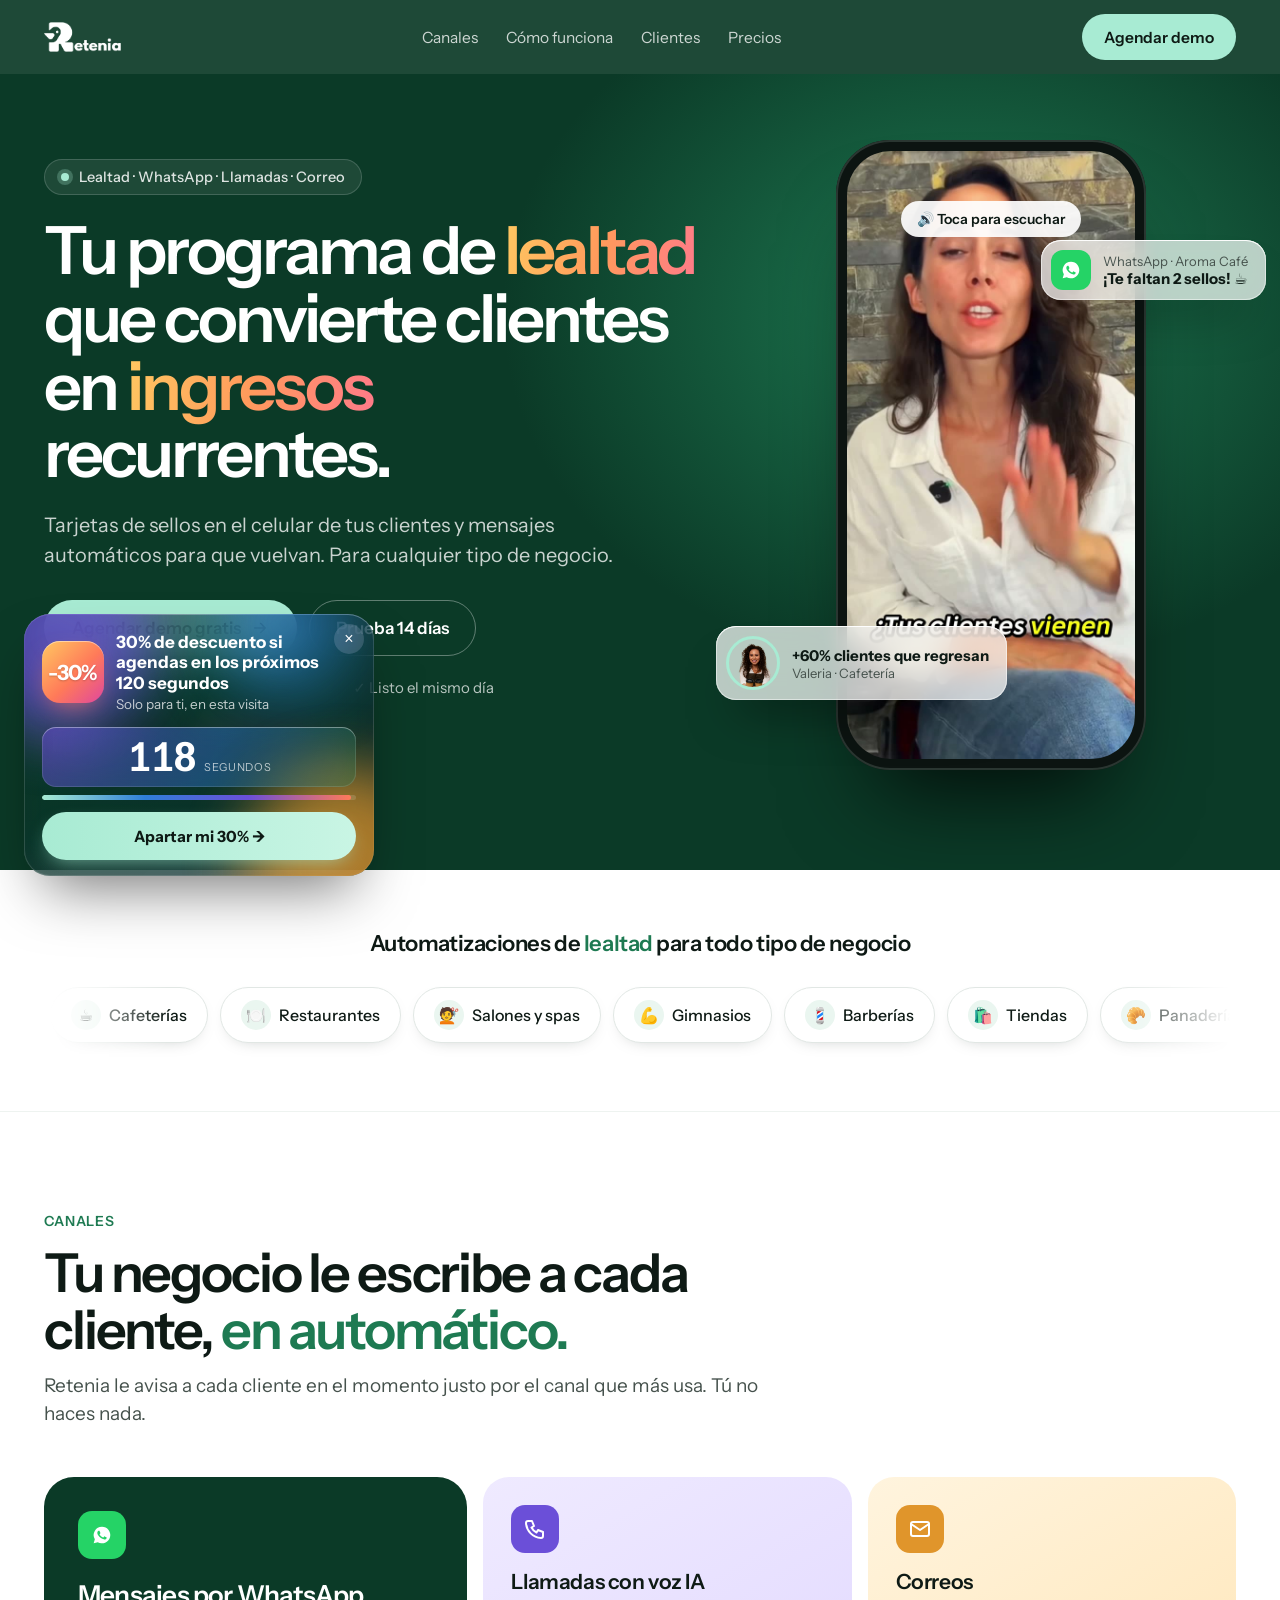
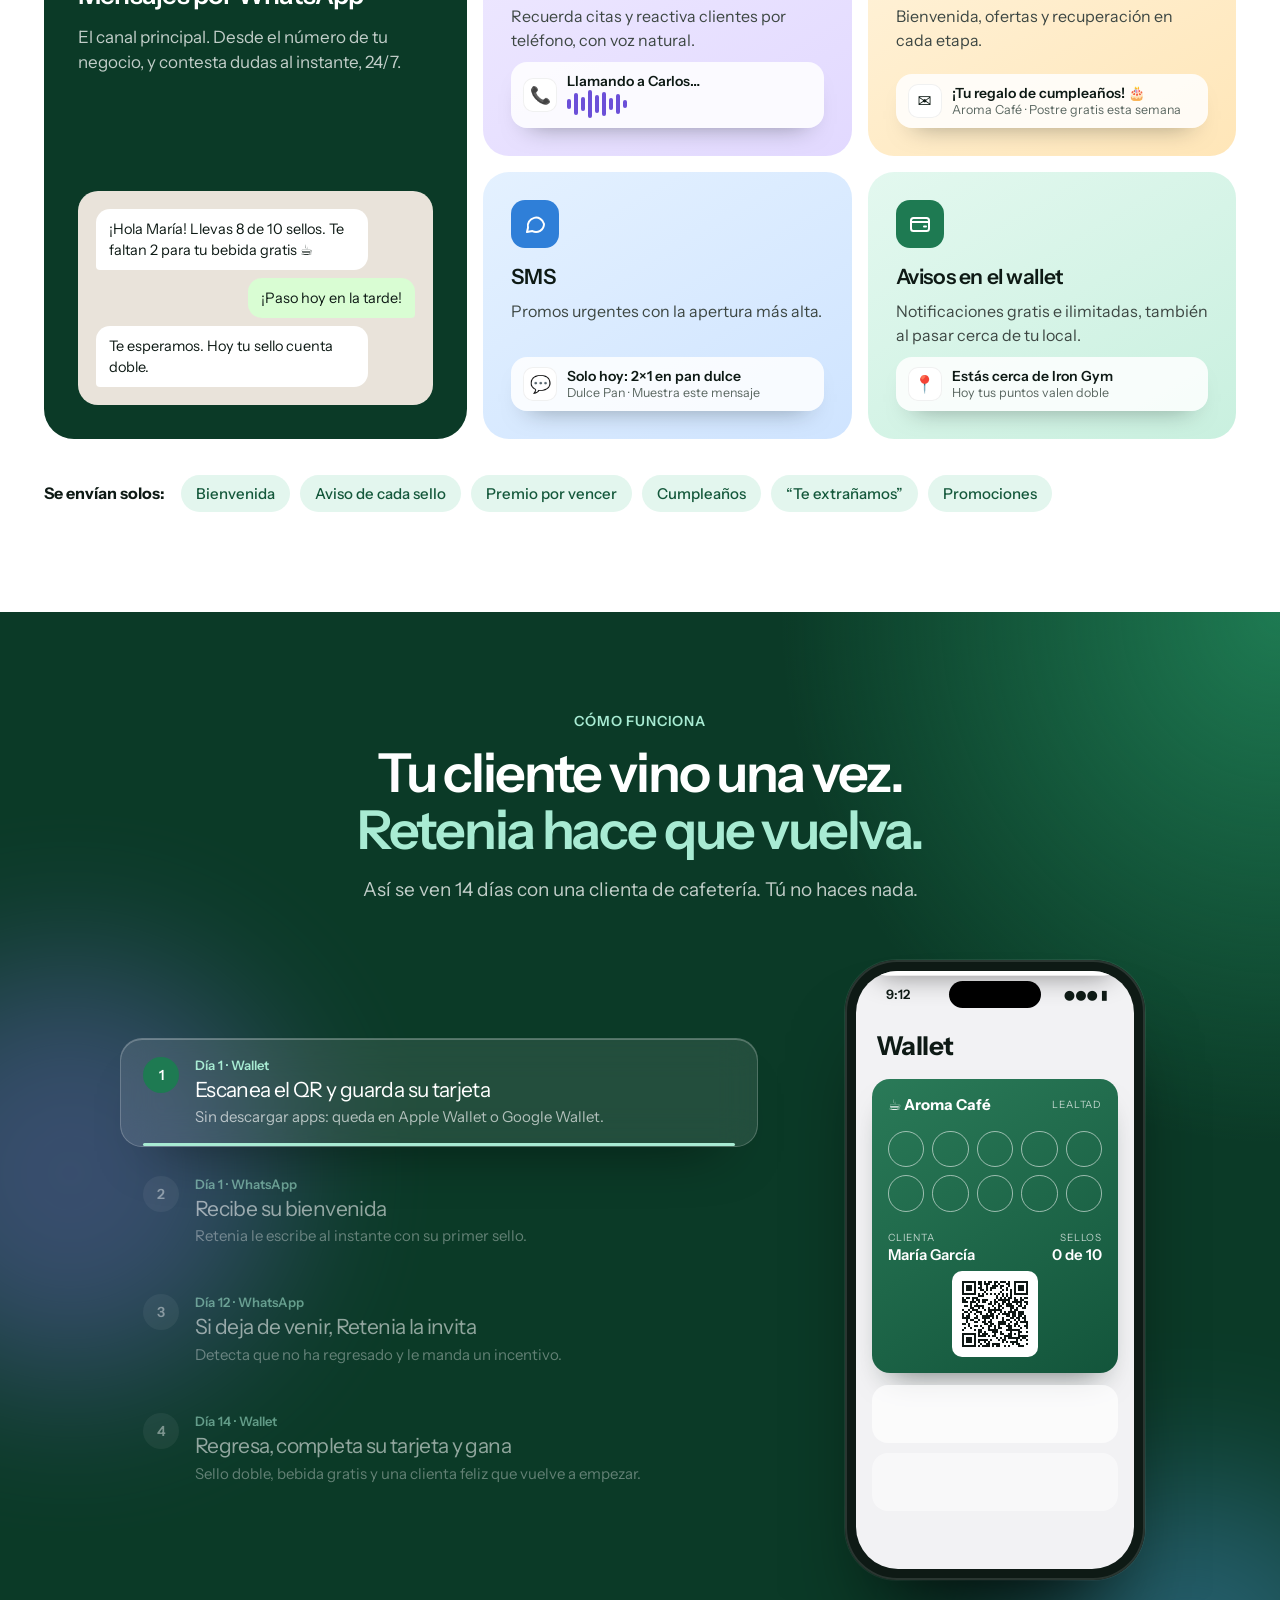
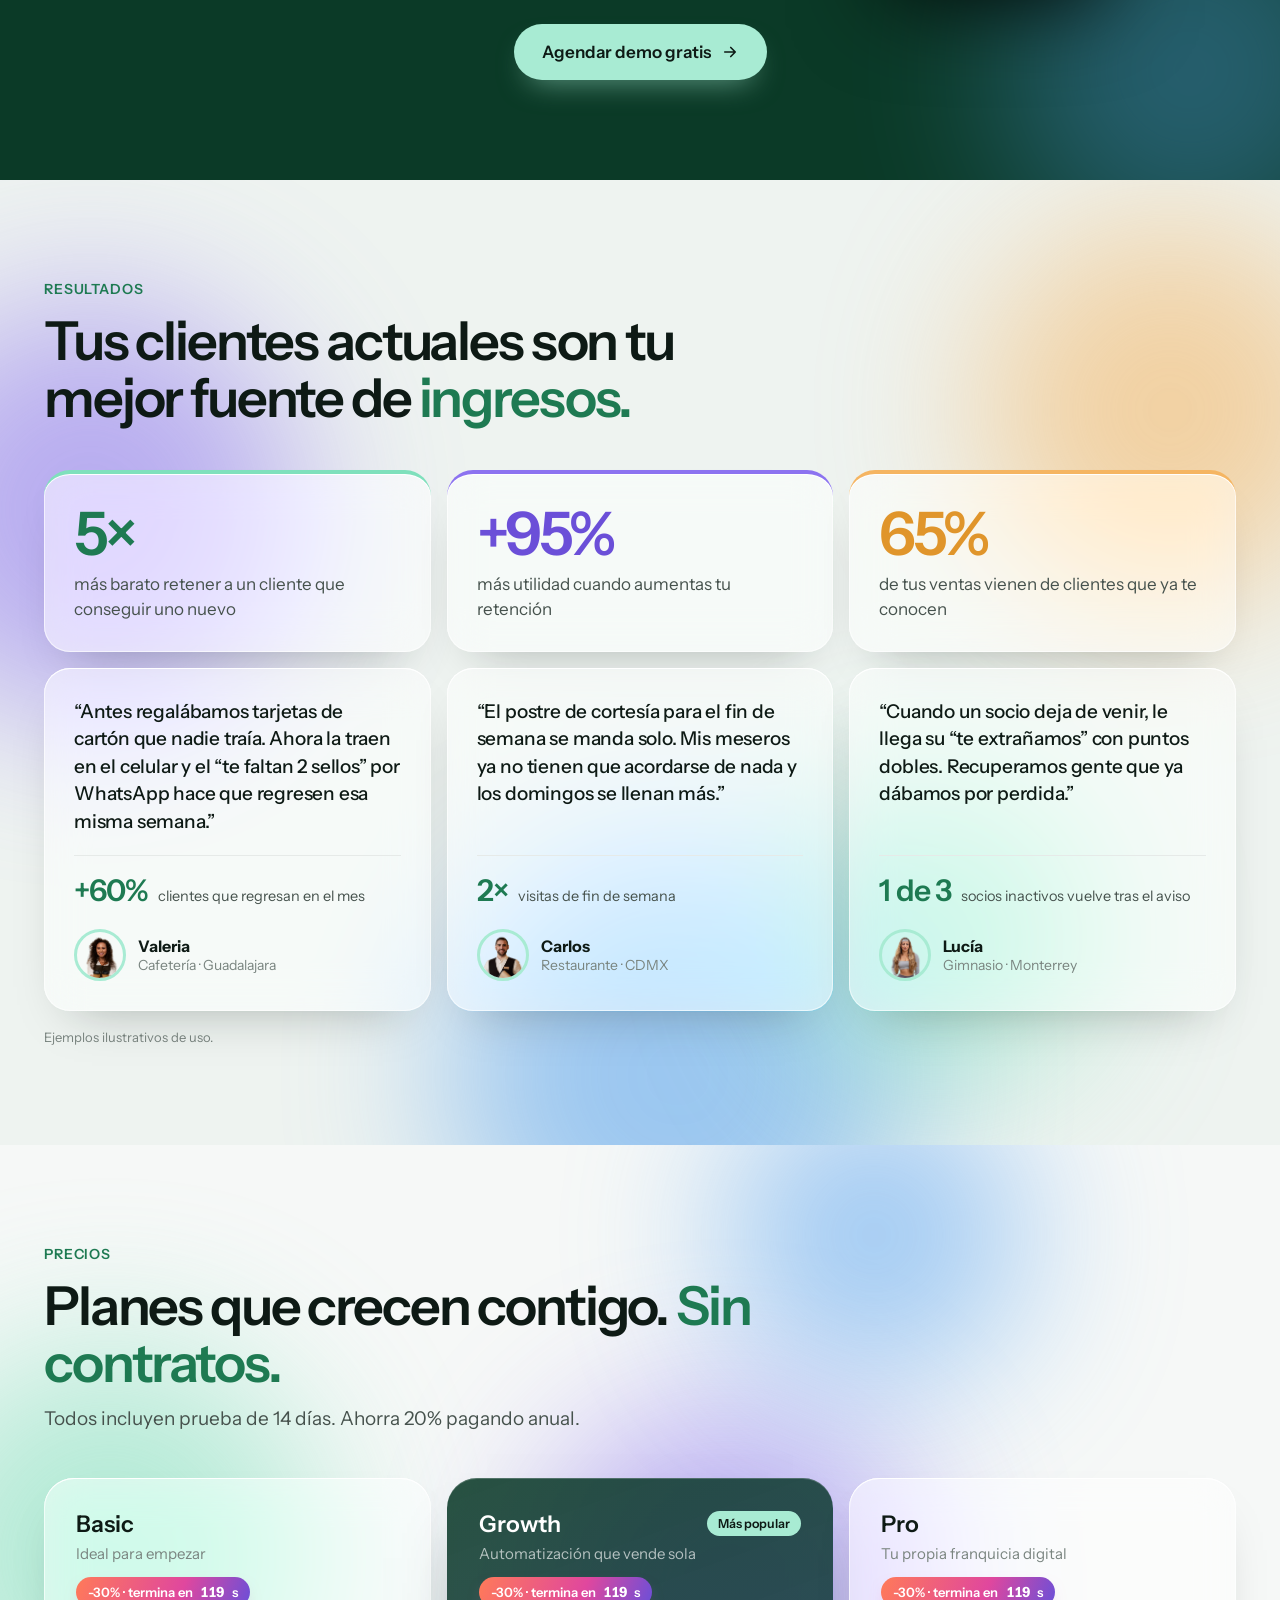
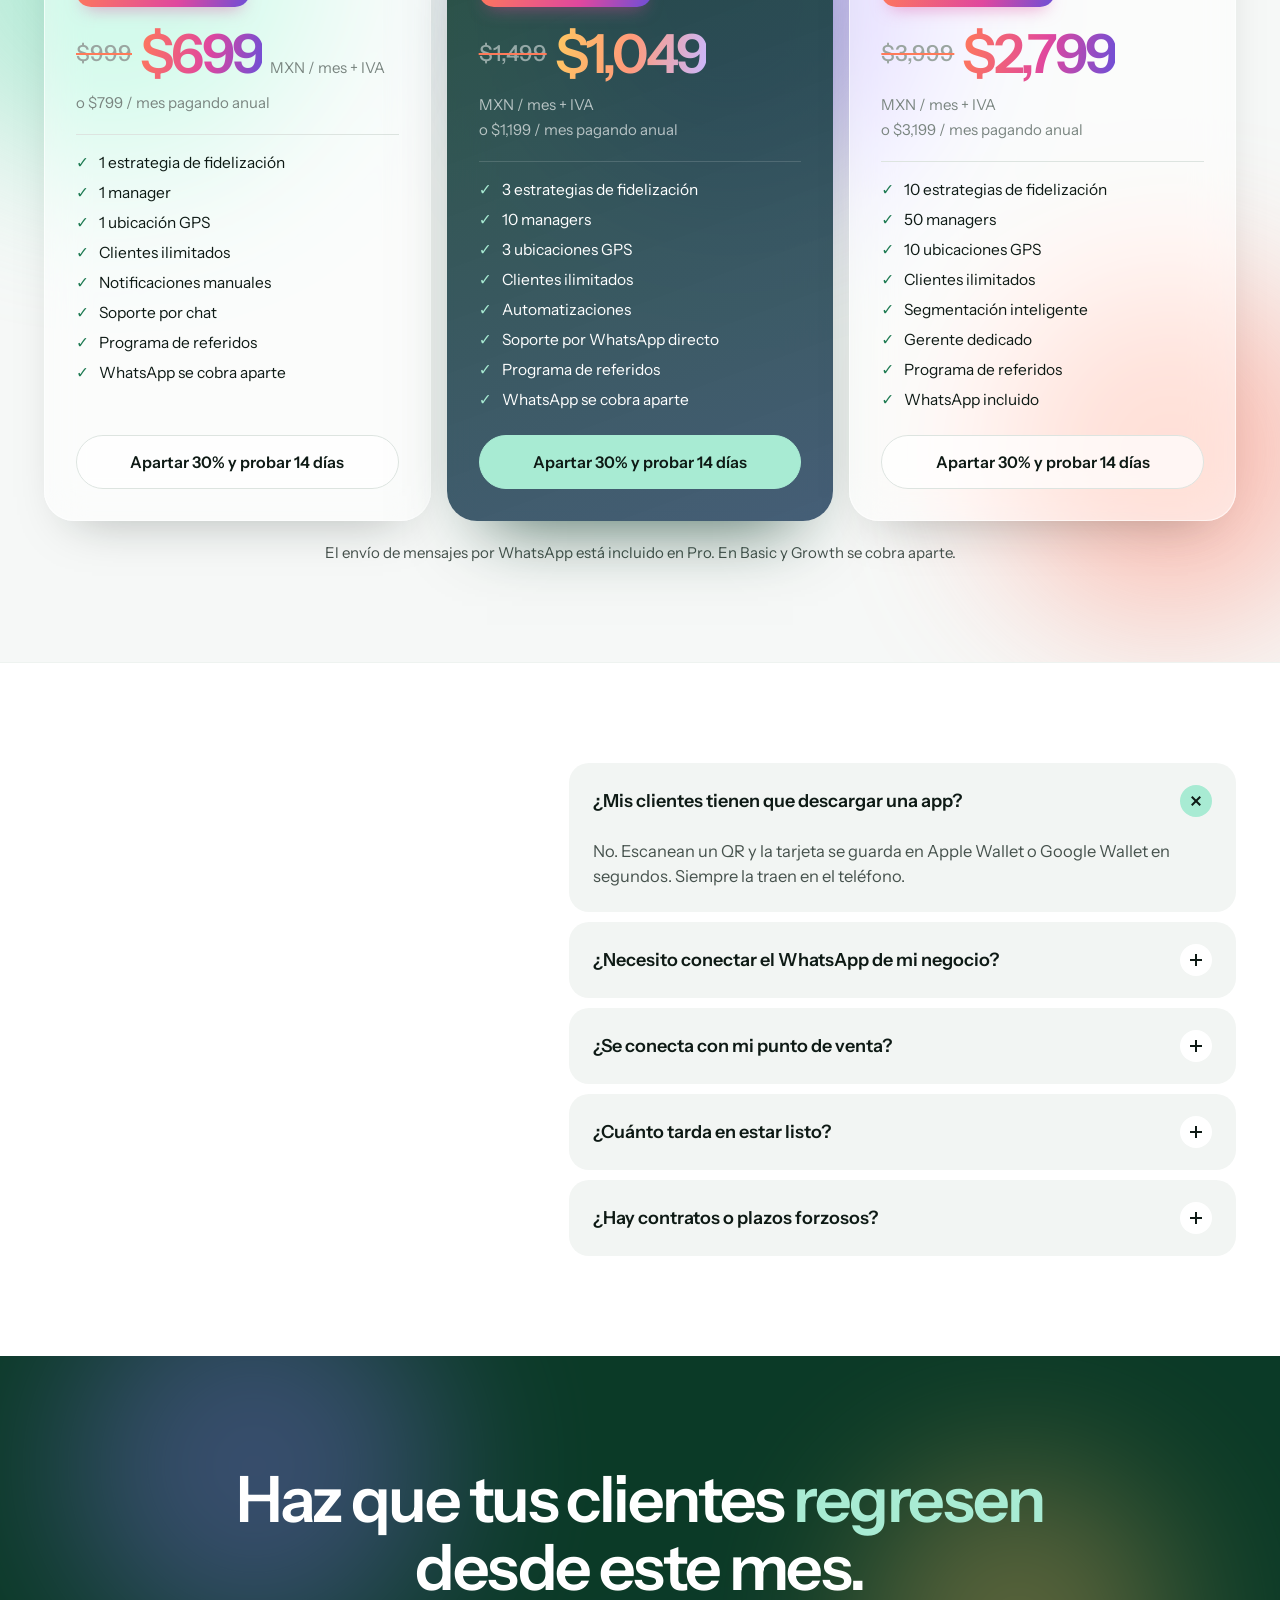
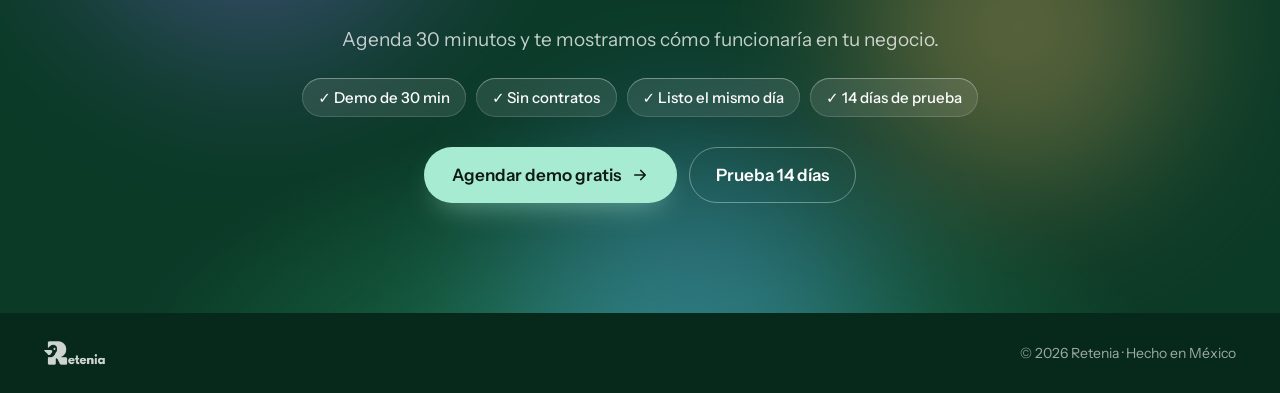
<file: index.html>
<!DOCTYPE html>
<html lang="es">
<head>
<meta charset="utf-8">
<meta name="viewport" content="width=device-width, initial-scale=1, viewport-fit=cover">
<title>Retenia — Tarjetas de lealtad para tu negocio</title>
<meta name="description" content="Tarjetas de lealtad en el wallet de tus clientes y avisos automáticos por WhatsApp para que regresen. Agenda una demo de 30 minutos.">
<meta property="og:title" content="Retenia — Tarjetas de lealtad para tu negocio">
<meta property="og:description" content="Tus clientes guardan tu tarjeta en su wallet y Retenia les recuerda volver por WhatsApp.">
<meta property="og:url" content="https://retenia.mx/">
<meta property="og:type" content="website">
<link rel="icon" href="/assets/logo.png">
<link rel="preconnect" href="https://fonts.googleapis.com">
<link rel="preconnect" href="https://fonts.gstatic.com" crossorigin>
<link rel="stylesheet" href="https://fonts.googleapis.com/css2?family=Instrument+Sans:wght@400;500;600;700&display=swap">
<link rel="preload" as="image" href="/video/demo2-poster.jpg">
<!-- Meta Pixel -->
<script>
!function(f,b,e,v,n,t,s){if(f.fbq)return;n=f.fbq=function(){n.callMethod?n.callMethod.apply(n,arguments):n.queue.push(arguments)};if(!f._fbq)f._fbq=n;n.push=n;n.loaded=!0;n.version='2.0';n.queue=[];t=b.createElement(e);t.async=!0;t.src=v;s=b.getElementsByTagName(e)[0];s.parentNode.insertBefore(t,s)}(window,document,'script','https://connect.facebook.net/en_US/fbevents.js');
fbq('init','2223417451555632');fbq('track','PageView');
</script>
<noscript><img loading="lazy" height="1" width="1" style="display:none" src="https://www.facebook.com/tr?id=2223417451555632&ev=PageView&noscript=1"/></noscript>
<!-- End Meta Pixel -->
<script src="/assets/track.js"></script>
<script>try{window.clarity&&clarity('set','render','static');}catch(e){}</script>
<style>
*,*::before,*::after{box-sizing:border-box}
body{margin:0;font-family:'Instrument Sans',system-ui,sans-serif;color:#0E1A15;background:#fff;-webkit-font-smoothing:antialiased}
html{scroll-behavior:smooth;-webkit-text-size-adjust:100%;text-size-adjust:100%}
img{max-width:100%}
a{color:inherit}
section{scroll-margin-top:8px}
.w{max-width:1240px;margin:0 auto;padding:100px 24px}
.dk{background:radial-gradient(ellipse 60% 70% at 100% 0%,#1E7A52 0%,transparent 65%),#0B3A27;color:#fff}
.o{color:#1E7A52}.dk .o{color:#A8EBD3}
.eb{display:inline-block;font-size:14px;font-weight:600;letter-spacing:.06em;text-transform:uppercase;color:#1E7A52}.dk .eb{color:#A8EBD3}
.h2{margin:0;font-weight:600;font-size:clamp(32px,4.2vw,56px);line-height:1.06;letter-spacing:-.04em}
.lead{margin:0;font-size:19px;line-height:1.5;color:#46524D}.dk .lead{color:rgba(255,255,255,.75)}
.head{display:flex;flex-direction:column;gap:14px;max-width:760px}
.btn{display:inline-flex;align-items:center;justify-content:center;gap:10px;min-height:56px;padding:0 28px;border-radius:999px;background:#1E7A52;color:#fff;font-weight:600;font-size:17px;text-decoration:none;transition:background .25s,transform .25s}
.btn:hover{background:#176242;transform:translateY(-1px)}
.dk .btn{background:#A8EBD3;color:#0E1A15;box-shadow:0 14px 30px -14px rgba(168,235,211,.6)}.dk .btn:hover{background:#C2F2E0}
.ghost{display:inline-flex;align-items:center;justify-content:center;gap:10px;min-height:56px;padding:0 26px;border-radius:999px;border:1.5px solid rgba(255,255,255,.35);color:#fff;font-weight:600;font-size:17px;text-decoration:none;transition:background .25s}
.ghost:hover{background:rgba(255,255,255,.1)}
.rv{opacity:0;transform:translateY(24px);transition:opacity .8s cubic-bezier(.2,.7,.2,1),transform .8s cubic-bezier(.2,.7,.2,1)}
.rv.in{opacity:1;transform:none}
.d1{transition-delay:.1s}.d2{transition-delay:.2s}.d3{transition-delay:.3s}
/* nav */
.nav{position:sticky;top:0;z-index:20;background:rgba(11,58,39,.92);backdrop-filter:blur(12px);-webkit-backdrop-filter:blur(12px)}
.nav-in{max-width:1240px;margin:0 auto;padding:14px 24px;display:flex;align-items:center;justify-content:space-between;gap:20px}
.nav-in img{height:30px;display:block}
.links{display:flex;gap:28px;font-size:15.5px}.links a{color:rgba(255,255,255,.78);text-decoration:none}.links a:hover{color:#fff}
.nav .btn{min-height:46px;padding:0 22px;font-size:15.5px;background:#A8EBD3;color:#0E1A15}
/* hero */
.hero{background:radial-gradient(ellipse 55% 70% at 75% 30%,#1E7A52 0%,transparent 65%),#0B3A27;color:#fff;overflow:hidden}
.hero-in{max-width:1240px;margin:0 auto;padding:56px 24px 80px;display:grid;grid-template-columns:1.15fr .85fr;gap:40px;align-items:center}
.tagl{display:inline-flex;align-items:center;gap:10px;padding:8px 16px;border-radius:999px;background:rgba(255,255,255,.08);border:1px solid rgba(255,255,255,.16);font-size:14.5px;font-weight:500;color:rgba(255,255,255,.85)}
.tagl i{width:8px;height:8px;border-radius:50%;background:#A8EBD3;box-shadow:0 0 0 4px rgba(168,235,211,.25)}
.hero h1 .hl{background:linear-gradient(100deg,#FFC861 0%,#FF9A5C 50%,#FF7A8A 100%);-webkit-background-clip:text;background-clip:text;color:transparent;padding-right:.04em}
.hero h1{margin:22px 0 0;font-weight:600;font-size:clamp(40px,5.2vw,74px);line-height:1.02;letter-spacing:-.045em}
.hero .sub{margin:22px 0 0;font-size:20px;line-height:1.5;color:rgba(255,255,255,.78);max-width:31em}
.ctas{display:flex;flex-wrap:wrap;gap:12px;margin-top:30px}
.checks{display:flex;flex-wrap:wrap;gap:8px 20px;margin-top:22px;font-size:15px;color:rgba(255,255,255,.72)}
.badges{display:flex;gap:10px;margin-top:24px}.badges img{height:40px;width:auto;display:block}
.stage{position:relative;height:660px}
.phone{position:absolute;left:50%;top:10px;width:310px;height:630px;margin-left:-155px;border-radius:54px;background:#0c1411;padding:11px;box-shadow:0 60px 90px -40px rgba(0,0,0,.8),inset 0 0 0 2px #2A3631}
.screen{position:relative;width:100%;height:100%;border-radius:44px;overflow:hidden;background:#000}
.screen video{display:block;width:100%;height:100%;object-fit:cover}
.snd{position:absolute;top:50px;left:50%;transform:translateX(-50%);border:0;border-radius:999px;padding:9px 16px;background:rgba(255,255,255,.92);font:600 14px 'Instrument Sans',sans-serif;color:#0E1A15;cursor:pointer;white-space:nowrap}
.chip{position:absolute;z-index:2;display:flex;align-items:center;gap:12px;padding:10px 18px 10px 10px;border-radius:20px;background:#fff;color:#0E1A15;box-shadow:0 30px 50px -24px rgba(0,0,0,.6);animation:bob 5s ease-in-out infinite}
.chip img{width:54px;height:54px;border-radius:50%;object-fit:cover;border:3px solid #A8EBD3;flex:none}
.chip .t1{display:flex;flex-direction:column}.chip b{font-size:15px}.chip small{font-size:13px;color:#46524D}
.c1{left:-30px;bottom:90px}.c2{right:-30px;top:110px;animation-delay:-2.5s}
.wa{flex:none;width:40px;height:40px;border-radius:12px;background:#25D366;color:#fff;display:grid;place-items:center}
@keyframes bob{0%,100%{transform:translateY(0)}50%{transform:translateY(-8px)}}
/* giros */
.giros{text-align:center;padding:60px 24px;border-bottom:1px solid #EEF3F0}
.giros p{margin:0 0 22px;font-size:22px;font-weight:600;letter-spacing:-.02em}
.giros{overflow:hidden}
.gmq{position:relative;max-width:1180px;margin:0 auto -16px;overflow:hidden;-webkit-mask-image:linear-gradient(90deg,transparent,#000 10%,#000 90%,transparent);mask-image:linear-gradient(90deg,transparent,#000 10%,#000 90%,transparent)}
.gtr{display:flex;width:max-content;animation:gmq 38s linear infinite}
.gmq:hover .gtr{animation-play-state:paused}
.gset{display:flex;gap:12px;padding:8px 12px 24px 0;flex-shrink:0}
.g{display:inline-flex;align-items:center;gap:8px;white-space:nowrap;padding:12px 20px;border-radius:999px;background:#fff;border:1px solid #E1E7E4;box-shadow:0 6px 18px -12px rgba(14,26,21,.35);font-size:16px;font-weight:500;color:#0E1A15}
.g i{font-style:normal;display:grid;place-items:center;width:30px;height:30px;border-radius:50%;background:#EAF6F0;font-size:16px}
@keyframes gmq{to{transform:translateX(-50%)}}
@media (max-width:640px){.giros{padding:44px 0}.giros p{padding:0 24px;font-size:19px}.gtr{animation-duration:28s}.g{padding:10px 16px;font-size:15px}.gmq{-webkit-mask-image:linear-gradient(90deg,transparent,#000 6%,#000 94%,transparent);mask-image:linear-gradient(90deg,transparent,#000 6%,#000 94%,transparent)}}
@media (prefers-reduced-motion:reduce){.gtr{width:auto;animation:none}.gset{flex-wrap:wrap;justify-content:center;padding:0}.gset[aria-hidden]{display:none}.gmq{-webkit-mask-image:none;mask-image:none}}
/* canales */
.cg{display:grid;grid-template-columns:1.15fr 1fr 1fr;gap:16px;margin-top:48px}
.wac{grid-row:span 2;border-radius:30px;background:#0B3A27;color:#fff;padding:34px;display:flex;flex-direction:column;gap:14px}
.wac>b{font-size:26px;font-weight:600;letter-spacing:-.03em}.wac>p{margin:0;font-size:17px;line-height:1.5;color:rgba(255,255,255,.75)}
.wchat{margin-top:auto;padding:18px;border-radius:20px;background:#E9E3DA;display:flex;flex-direction:column;gap:8px;color:#0E1A15}
.bub{align-self:flex-start;max-width:85%;padding:10px 13px;border-radius:14px 14px 14px 4px;background:#fff;font-size:14.5px;line-height:1.4}
.bub.me{align-self:flex-end;background:#D9FDD3;border-radius:14px 14px 4px 14px}
.ch{border-radius:26px;padding:28px;display:flex;flex-direction:column;gap:10px;position:relative;overflow:hidden;transition:transform .35s cubic-bezier(.2,.7,.2,1)}
.ch:hover{transform:translateY(-4px)}
.ch b{font-size:21px;font-weight:600;letter-spacing:-.02em}.ch p{margin:0;font-size:16px;line-height:1.5;color:#3d4743}
.ic{width:48px;height:48px;border-radius:14px;display:grid;place-items:center;margin-bottom:6px;color:#fff}
.wac .ic{background:#25D366;color:#fff}
.call{background:linear-gradient(150deg,#EFEAFF,#E2D9FF)}.call .ic{background:#6B4FD8}
.mail{background:linear-gradient(150deg,#FFF4DE,#FFE6B8)}.mail .ic{background:#E0952B}
.sms{background:linear-gradient(150deg,#E4F1FF,#CFE4FF)}.sms .ic{background:#2F7FD8}
.push{background:linear-gradient(150deg,#E3F8EF,#C9F0DF)}.push .ic{background:#1E7A52}
.mv{margin-top:auto;display:flex;align-items:center;gap:10px;padding:10px 12px;border-radius:16px;background:rgba(255,255,255,.85);box-shadow:0 14px 26px -18px rgba(14,26,21,.5)}
.mvi{flex:none;width:34px;height:34px;border-radius:10px;background:#fff;display:grid;place-items:center;font-size:17px;box-shadow:inset 0 0 0 1px rgba(14,26,21,.06)}
.mvt{display:flex;flex-direction:column;min-width:0}.mvt b{font-size:14px!important;letter-spacing:0!important}.mvt small{font-size:12.5px;color:#5B6862}
.wv{display:flex;align-items:center;gap:3px;height:28px}.wv i{width:4px;border-radius:3px;background:#6B4FD8;animation:wv 1s ease-in-out infinite alternate}
@keyframes wv{from{transform:scaleY(.35)}to{transform:scaleY(1)}}
.auto{display:flex;flex-wrap:wrap;align-items:center;gap:10px;margin-top:36px}.auto>b{font-size:16px;margin-right:6px}
.au{padding:9px 15px;border-radius:999px;background:#E3F6EE;color:#14583B;font-size:15px;font-weight:500}
/* como */
.row{display:flex;justify-content:space-between;align-items:flex-end;gap:28px;flex-wrap:wrap}
/* resultados */
.res-sec{background:#EEF3F0}
.stats,.tts{display:grid;grid-template-columns:repeat(3,1fr);gap:16px;margin-top:44px}.tts{margin-top:16px}
.s{border-radius:26px;background:#fff;padding:30px;display:flex;flex-direction:column;gap:8px}
.s b{font-size:60px;font-weight:600;letter-spacing:-.05em;line-height:1;color:#1E7A52}.s span{font-size:17px;line-height:1.45;color:#46524D}
.t{margin:0;border-radius:26px;background:#fff;padding:30px;display:flex;flex-direction:column;gap:20px}
.t blockquote{margin:0;font-size:19px;line-height:1.45;letter-spacing:-.01em;font-weight:500;flex:1}
.res{display:flex;align-items:baseline;gap:10px;padding-top:16px;border-top:1px solid #E6EAE8}.res b{font-size:30px;font-weight:600;color:#1E7A52;letter-spacing:-.03em}.res span{font-size:14.5px;color:#46524D}
.t figcaption{display:flex;align-items:center;gap:12px}.t figcaption img{width:52px;height:52px;border-radius:50%;object-fit:cover;border:3px solid #A8EBD3}
.t figcaption>span{display:flex;flex-direction:column}.t figcaption b{font-size:16px}.t figcaption span span{font-size:14px;color:#7A8580}
.note{margin:18px 0 0;font-size:13px;color:#7A8580}
/* precios */
.plans{display:grid;grid-template-columns:repeat(3,1fr);gap:16px;margin-top:44px;align-items:stretch}
.plan{display:flex;flex-direction:column;gap:6px;padding:32px;border-radius:30px;background:#F2F5F3}
.phd{display:flex;justify-content:space-between;align-items:center}.phd b{font-size:23px;font-weight:600}
.tag{font-size:12.5px;font-weight:600;padding:5px 11px;border-radius:999px;background:#A8EBD3;color:#0E1A15}
.plan .sub{font-size:15px;color:#7A8580}
.pr{display:flex;align-items:baseline;gap:8px;margin-top:10px}.amt{font-size:54px;font-weight:600;letter-spacing:-.05em}
.plan ul{list-style:none;margin:16px 0 20px;padding:18px 0 0;border-top:1px solid #DDE4E0;display:flex;flex-direction:column;gap:11px;flex:1}
.plan li{display:flex;gap:10px;font-size:15.5px}.plan li::before{content:"✓";color:#1E7A52;font-weight:700}
.cta{display:flex;align-items:center;justify-content:center;min-height:54px;border-radius:999px;background:#fff;color:#0E1A15;font-weight:600;font-size:16px;text-decoration:none;border:1.5px solid #DDE4E0}
.cta:hover{border-color:#1E7A52}
.plan.hi{background:#0B3A27;color:#fff;box-shadow:0 40px 70px -40px rgba(11,58,39,.8)}
.plan.hi .sub{color:rgba(255,255,255,.65)}.plan.hi ul{border-color:rgba(255,255,255,.14)}.plan.hi li::before{color:#A8EBD3}
.plan.hi .cta{background:#A8EBD3;border-color:#A8EBD3}
.pnote{margin:22px 0 0;text-align:center;font-size:15px;color:#46524D}
/* faq */
.faq{display:grid;grid-template-columns:1fr 1.4fr;gap:48px;align-items:start}
.qs{display:flex;flex-direction:column;gap:10px}
.q{border-radius:20px;background:#F2F5F3}
.q summary{list-style:none;display:flex;justify-content:space-between;align-items:center;gap:16px;padding:22px 24px;font-size:18px;font-weight:600;cursor:pointer}
.q summary::-webkit-details-marker{display:none}
.qi{flex:none;width:32px;height:32px;border-radius:50%;background:#fff;position:relative;transition:transform .3s}
.qi::before,.qi::after{content:"";position:absolute;left:50%;top:50%;width:12px;height:2px;margin:-1px 0 0 -6px;background:#0E1A15}.qi::after{transform:rotate(90deg)}
.q[open] .qi{transform:rotate(45deg);background:#A8EBD3}
.q p{margin:0;padding:0 24px 22px;font-size:16.5px;line-height:1.55;color:#46524D}
/* cierre */
.cierre{background:radial-gradient(ellipse 60% 80% at 50% 120%,#1E7A52 0%,transparent 70%),#0B3A27;color:#fff;text-align:center}
.cierre .w{max-width:1000px;display:flex;flex-direction:column;align-items:center;gap:24px;padding:110px 24px}
.wab{background:#25D366!important;color:#05361b!important}
footer{background:#07291B;color:rgba(255,255,255,.6);font-size:14px}
footer .w{padding:28px 24px;display:flex;justify-content:space-between;align-items:center;gap:16px;flex-wrap:wrap}footer img{height:24px;opacity:.8}
.sticky{display:none}
@media (max-width:900px){
.w{padding:64px 20px}
.links{display:none}
.hero-in{grid-template-columns:1fr;padding:36px 20px 56px;gap:28px}
.hero .sub{font-size:17.5px}
.ctas a{width:100%}
.stage{height:560px}
.phone{width:265px;height:540px;margin-left:-132px;border-radius:46px}.screen{border-radius:37px}
.c1{left:0;bottom:30px;transform-origin:left bottom}.c2{display:none}
.chip{animation:none}
.cg,.stats,.tts,.plans,.faq{grid-template-columns:1fr}
.wac{grid-row:auto;padding:24px}
.s b{font-size:48px}
.lead{font-size:17px}
.sticky{display:block;position:fixed;left:12px;right:12px;bottom:12px;z-index:30}
.sticky a{display:flex;align-items:center;justify-content:center;gap:8px;min-height:56px;border-radius:999px;background:#A8EBD3;color:#0E1A15;font-weight:700;font-size:16px;text-decoration:none;box-shadow:0 16px 34px -10px rgba(0,0,0,.55)}
footer{padding-bottom:80px}
}
@media (prefers-reduced-motion:reduce){*{animation:none!important;transition:none!important}.rv{opacity:1;transform:none}}
#como .cy{width:100%;max-width:1040px;margin-top:56px;display:grid;grid-template-columns:1fr 330px;gap:72px;align-items:center;text-align:left}
#como .stl{display:flex;flex-direction:column;gap:10px}
#como .step{position:relative;overflow:hidden;cursor:pointer;font:inherit;color:inherit;text-align:left;border:1px solid transparent;border-radius:22px;background:transparent;padding:18px 22px;display:flex;gap:16px;align-items:flex-start;transition:background .45s,border-color .45s,box-shadow .45s,opacity .45s;opacity:.55}
#como .step:hover{opacity:.85}
#como .step.act{opacity:1;background:rgba(255,255,255,.07);border-color:rgba(255,255,255,.12);box-shadow:0 30px 60px -40px rgba(0,0,0,.8)}
#como .step .ix{flex:0 0 auto;width:36px;height:36px;border-radius:50%;display:flex;align-items:center;justify-content:center;font-size:14px;font-weight:600;background:rgba(255,255,255,.1);color:rgba(255,255,255,.8);transition:background .45s,color .45s}
#como .step.act .ix{background:#1E7A52;color:#fff}
#como .step .bar{position:absolute;left:22px;right:22px;bottom:0;height:3px;border-radius:3px;background:transparent}
#como .step .bar i{display:block;height:100%;width:0;border-radius:3px;background:#A8EBD3}
#como .step.act .bar i{animation:grow linear forwards}
@keyframes grow{from{width:0}to{width:100%}}
#como .phw{position:relative;display:flex;justify-content:center}
#como .ph{position:relative;width:300px;height:620px;border-radius:52px;background:#0E1A15;padding:11px;box-sizing:border-box;box-shadow:0 60px 90px -40px rgba(0,0,0,.85),0 0 0 1px rgba(255,255,255,.08),inset 0 0 0 2px #2A3631}
#como .scr{position:relative;width:100%;height:100%;border-radius:42px;overflow:hidden;background:#F2F2F4;color:#0E1A15;font-size:13px;line-height:1.35}
#como .isl{position:absolute;top:10px;left:50%;width:92px;height:27px;margin-left:-46px;border-radius:20px;background:#000;z-index:20}
#como .sb{position:absolute;top:0;left:0;right:0;height:46px;display:flex;justify-content:space-between;align-items:center;padding:0 26px 0 30px;font-size:13px;font-weight:600;z-index:19;color:#0E1A15;transition:color .4s}
#como .sb.lt{color:#fff}
#como .L{position:absolute;inset:0;opacity:0;visibility:hidden;transition:opacity .5s,transform .6s cubic-bezier(.2,.7,.2,1),visibility 0s .6s;transform:scale(1.03)}
#como .L.on{opacity:1;visibility:visible;transform:none;transition:opacity .5s,transform .6s cubic-bezier(.2,.7,.2,1),visibility 0s}
#como .scan{background:#101614;color:#fff;display:flex;flex-direction:column;align-items:center;justify-content:center;gap:22px}
#como .vf{position:relative;width:170px;height:170px}
#como .vf b{position:absolute;width:34px;height:34px;border:3px solid #fff}
#como .vf b:nth-child(1){top:0;left:0;border-right:0;border-bottom:0;border-radius:14px 0 0 0}
#como .vf b:nth-child(2){top:0;right:0;border-left:0;border-bottom:0;border-radius:0 14px 0 0}
#como .vf b:nth-child(3){bottom:0;left:0;border-right:0;border-top:0;border-radius:0 0 0 14px}
#como .vf b:nth-child(4){bottom:0;right:0;border-left:0;border-top:0;border-radius:0 0 14px 0}
#como .vf img{position:absolute;inset:22px;width:126px;height:126px;background:#fff;border-radius:10px;padding:8px;box-sizing:border-box}
#como .vf .ln{position:absolute;left:14px;right:14px;height:2px;background:#A8EBD3;box-shadow:0 0 12px #A8EBD3;top:20px}
#como .scan.on .vf .ln{animation:sweep 1.1s ease-in-out infinite alternate}
@keyframes sweep{from{top:20px}to{top:148px}}
#como .scan p{margin:0;font-size:14px;opacity:.85}
#como .wal{padding:58px 16px 0;box-sizing:border-box}
#como .wal h4{margin:0 0 14px 4px;font-size:26px;font-weight:700;letter-spacing:-.02em}
#como .pass{position:relative;border-radius:18px;padding:16px;color:#fff;background:linear-gradient(150deg,#2a7a58,#13553b);box-shadow:0 18px 30px -18px rgba(14,26,21,.6);transform:translateY(120%);opacity:0;transition:transform .8s cubic-bezier(.2,.8,.2,1),opacity .5s,box-shadow .6s}
#como .wal.on .pass{transform:none;opacity:1}
#como .pass.gold{box-shadow:0 0 0 3px #E8B96B,0 24px 44px -16px rgba(232,185,107,.8)}
#como .ph-row{display:flex;justify-content:space-between;align-items:center}
#como .ph-row b{font-size:15px}
#como .ph-k{font-size:10px;letter-spacing:.08em;text-transform:uppercase;opacity:.7}
#como .ph-v{font-size:15px;font-weight:600}
#como .sts{display:grid;grid-template-columns:repeat(5,1fr);gap:8px;margin:16px 0}
#como .st{aspect-ratio:1;border-radius:50%;border:1.5px solid rgba(255,255,255,.55);display:flex;align-items:center;justify-content:center;font-size:13px;color:transparent}
#como .st.on{background:#fff;border-color:#fff;color:#1E7A52;animation:pop .5s cubic-bezier(.3,1.6,.5,1) both}
#como .st.gd{background:#E8B96B;border-color:#E8B96B;color:#fff}
@keyframes pop{0%{transform:scale(.2)}100%{transform:scale(1)}}
#como .qr{display:flex;justify-content:center;padding-top:6px}
#como .qr span{background:#fff;border-radius:10px;padding:6px;display:block}
#como .qr img{display:block;width:74px;height:74px}
#como .toast{position:absolute;left:50%;bottom:30px;transform:translate(-50%,20px);opacity:0;white-space:nowrap;background:#0E1A15;color:#fff;border-radius:999px;padding:10px 16px;font-size:13px;font-weight:500;transition:opacity .4s,transform .5s cubic-bezier(.2,.8,.2,1)}
#como .toast.on{opacity:1;transform:translate(-50%,0)}
#como .p2{margin-top:12px;height:58px;border-radius:16px;background:#fff;opacity:.7}
#como .p3{margin-top:10px;height:58px;border-radius:16px;background:#fff;opacity:.45}
#como .lock{background:linear-gradient(170deg,#1E7A52 0%,#0E4A3B 55%,#0A100E 100%);color:#fff;display:flex;flex-direction:column;align-items:center;padding-top:76px;box-sizing:border-box}
#como .lock .dt{font-size:14px;opacity:.85}
#como .lock .tm{font-size:68px;font-weight:600;letter-spacing:-.03em;line-height:1.05}
#como .ln2{margin-top:auto;margin-bottom:120px;width:calc(100% - 24px)}
#como .nt{display:flex;gap:10px;align-items:flex-start;background:rgba(255,255,255,.92);color:#0E1A15;border-radius:20px;padding:11px 12px;box-shadow:0 12px 28px -12px rgba(0,0,0,.45);text-align:left}
#como .nt i{flex:0 0 auto;width:34px;height:34px;border-radius:9px;background:#25D366;display:flex;align-items:center;justify-content:center}
#como .nt .tx{flex:1;min-width:0}
#como .nt .hd{display:flex;justify-content:space-between;font-size:12px;color:#5B6862}
#como .nt .hd b{color:#0E1A15;font-size:13px}
#como .nt .bd{font-size:13px;margin-top:2px}
#como .ban{position:absolute;top:50px;left:10px;right:10px;z-index:15;transform:translateY(-160%);transition:transform .6s cubic-bezier(.2,.8,.2,1)}
#como .ban.on{transform:none}
#como .lock .nt{transform:translateY(30px);opacity:0;transition:transform .6s cubic-bezier(.2,.8,.2,1) .25s,opacity .5s .25s}
#como .lock.on .nt{transform:none;opacity:1}
#como .chat{background:#EFE7DD;display:flex;flex-direction:column}
#como .chd{display:flex;align-items:center;gap:10px;padding:52px 14px 10px;background:#F6F5F3;border-bottom:1px solid rgba(0,0,0,.06)}
#como .av{width:34px;height:34px;border-radius:50%;background:#1E7A52;color:#fff;display:flex;align-items:center;justify-content:center;font-size:12px;font-weight:700}
#como .chd b{display:block;font-size:14px}
#como .chd small{font-size:11px;color:#5B6862}
#como .msgs{flex:1;display:flex;flex-direction:column;justify-content:flex-end;gap:7px;padding:12px 12px 22px;overflow:hidden}
#como .m{display:none!important;max-width:84%;border-radius:12px;padding:8px 10px;font-size:13px;box-shadow:0 1px 1px rgba(0,0,0,.08)}
#como .m.on{display:block!important;animation:rise .45s cubic-bezier(.2,.8,.2,1) both}
#como .m.in{align-self:flex-start;background:#fff;border-top-left-radius:4px}
#como .m.out{align-self:flex-end;background:#D9FDD3;border-top-right-radius:4px}
#como .m.mc{align-self:center;background:#fff;color:#5B6862;font-size:11px;padding:4px 10px;border-radius:8px;box-shadow:none}
#como .m small{display:block;text-align:right;font-size:10px;color:#7A8580;margin-top:2px}
@keyframes rise{from{opacity:0;transform:translateY(14px) scale(.96)}to{opacity:1;transform:none}}
#como .win{background:rgba(14,26,21,.28);display:flex;align-items:center;justify-content:center;z-index:12}
#como .rw{width:78%;background:#fff;border-radius:24px;padding:22px 18px;text-align:center;box-shadow:0 30px 60px -20px rgba(0,0,0,.5);transform:scale(.6);opacity:0;transition:transform .6s cubic-bezier(.3,1.5,.5,1) .15s,opacity .3s .15s}
#como .win.on .rw{transform:none;opacity:1}
#como .rw .em{font-size:44px;line-height:1}
#como .rw b{display:block;font-size:22px;letter-spacing:-.03em;margin-top:8px}
#como .rw p{margin:4px 0 0;color:#5B6862;font-size:13px}
#como .rw .stars{margin-top:12px;color:#E8B96B;font-size:20px;letter-spacing:2px}
#como .rw .stars small{display:block;letter-spacing:0;color:#5B6862;font-size:12px;margin-top:2px}
#como .cf{position:absolute;top:-14px;width:8px;height:14px;border-radius:2px;opacity:0}
#como .win.on .cf{animation:fall 1.9s cubic-bezier(.2,.6,.4,1) both}
@keyframes fall{0%{opacity:1;transform:translateY(0) rotate(0)}100%{opacity:0;transform:translateY(640px) rotate(540deg)}}
#como .fchip{position:absolute;right:-70px;top:430px;white-space:nowrap;color:#0E1A15;display:flex;align-items:center;gap:10px;background:#fff;border-radius:18px;padding:12px 14px;box-shadow:0 24px 40px -24px rgba(14,26,21,.6);font-size:13px;text-align:left;opacity:0;transform:translateX(-20px);transition:opacity .5s .5s,transform .6s cubic-bezier(.2,.8,.2,1) .5s;z-index:30}
#como .fchip.on{opacity:1;transform:none}
#como .fchip b{display:block;font-size:20px;color:#1E7A52;letter-spacing:-.02em}
#como .fchip span{color:#5B6862}
#como .cap{display:none}
#como .dots{display:none}
@media (max-width:900px){
#como .sec{padding:64px 18px!important}
#como .cy{grid-template-columns:1fr;gap:20px;margin-top:36px;justify-items:center}
#como .stl{display:none}
#como .phw{order:-1}
#como .ph{width:272px;height:562px;border-radius:48px;padding:10px}
#como .scr{border-radius:39px}
#como .fchip{right:auto;left:50%;top:auto;bottom:36px;transform:translate(-50%,10px)}
#como .fchip.on{transform:translate(-50%,0)}
#como .cap{display:block;text-align:center;min-height:76px;margin-top:14px}
#como .cap .dy{font-size:13px;font-weight:600;color:#A8EBD3}
#como .cap .tt{font-size:21px;letter-spacing:-.03em;line-height:1.2;margin-top:4px}
#como .dots{display:flex;gap:8px;justify-content:center}
#como .dots button{width:9px;height:9px;padding:0;border:0;border-radius:50%;background:rgba(255,255,255,.25);cursor:pointer}
#como .dots button.act{background:#A8EBD3;width:24px;border-radius:9px}
#como .cstat{display:none!important}
}
/* ===== glass ===== */
.glass-bg{position:relative;isolation:isolate;overflow:hidden}
.glass-bg>.blob{position:absolute;z-index:-1;border-radius:50%;filter:blur(80px);opacity:.55;pointer-events:none;animation:gb 14s ease-in-out infinite alternate}
@keyframes gb{to{transform:translate(60px,-40px) scale(1.12)}}
.b-mor{background:#8C73F0}.b-azu{background:#58A3F0}.b-amb{background:#F5B562}.b-men{background:#7FE0BC}.b-cor{background:#FF8E7A}
.gl{background:rgba(255,255,255,.55)!important;-webkit-backdrop-filter:blur(20px) saturate(170%);backdrop-filter:blur(20px) saturate(170%);box-shadow:inset 0 1px 0 rgba(255,255,255,.9),inset 0 0 0 1px rgba(255,255,255,.6),0 24px 50px -30px rgba(14,26,21,.35)}
/* hero chips en vidrio */
.chip{background:rgba(255,255,255,.72);-webkit-backdrop-filter:blur(16px) saturate(170%);backdrop-filter:blur(16px) saturate(170%);box-shadow:inset 0 1px 0 rgba(255,255,255,.9),inset 0 0 0 1px rgba(255,255,255,.5),0 30px 50px -24px rgba(0,0,0,.6)}
/* resultados: cifras de color */
.stats .s:nth-child(1) b{color:#1E7A52}.stats .s:nth-child(2) b{color:#6B4FD8}.stats .s:nth-child(3) b{color:#E0952B}
.stats .s:nth-child(1){border-top:4px solid #7FE0BC}.stats .s:nth-child(2){border-top:4px solid #8C73F0}.stats .s:nth-child(3){border-top:4px solid #F5B562}
/* cómo: pasos en vidrio */
#como{position:relative;isolation:isolate;overflow:hidden}
#como .step.act{background:rgba(255,255,255,.1);-webkit-backdrop-filter:blur(18px);backdrop-filter:blur(18px);border-color:rgba(255,255,255,.2);box-shadow:inset 0 1px 0 rgba(255,255,255,.25),0 30px 60px -40px rgba(0,0,0,.8)}
.dk>.blob{opacity:.35}
/* precios: plan destacado en vidrio oscuro */
.plan.hi.gl{background:linear-gradient(160deg,rgba(11,58,39,.88),rgba(30,60,90,.82))!important;box-shadow:inset 0 1px 0 rgba(255,255,255,.2),0 40px 70px -40px rgba(11,58,39,.8)}
.plan.gl .cta{background:rgba(255,255,255,.7)}
.plan.hi.gl .cta{background:#A8EBD3}
/* cierre: chips de confianza en vidrio */
.trust{display:flex;flex-wrap:wrap;justify-content:center;gap:10px}
.trust span{padding:10px 16px;border-radius:999px;font-size:15px;font-weight:500;color:#fff;background:rgba(255,255,255,.1);-webkit-backdrop-filter:blur(14px);backdrop-filter:blur(14px);box-shadow:inset 0 1px 0 rgba(255,255,255,.25),inset 0 0 0 1px rgba(255,255,255,.14)}
@media (max-width:900px){.glass-bg>.blob{filter:blur(60px)}}
@media (prefers-reduced-motion:reduce){.glass-bg>.blob{animation:none}}
/* precio con promo */
.pp-promo{margin:8px 0 -2px}
.pp-tag{display:inline-flex;align-items:center;gap:6px;padding:6px 12px;border-radius:999px;font-size:13px;font-weight:600;color:#fff;background:linear-gradient(110deg,#FF7A59,#E0479E 60%,#6B4FD8);box-shadow:0 8px 18px -8px rgba(224,71,158,.6)}
.pp-tag b{font-variant-numeric:tabular-nums;min-width:1.9em;text-align:center;font-size:14px}
.pr{flex-wrap:wrap}
.was{font-size:22px;font-weight:500;color:#9AA5A0;text-decoration-thickness:2px;text-decoration-color:#FF7A59;align-self:center}
.plan.hi .was{color:rgba(255,255,255,.5)}
.plans.on-promo .amt{background:linear-gradient(100deg,#FF7A59,#E0479E 55%,#6B4FD8);-webkit-background-clip:text;background-clip:text;color:transparent}
.plans.on-promo .plan.hi .amt{background:linear-gradient(100deg,#FFC861,#FF9A7A 50%,#C9B8FF);-webkit-background-clip:text;background-clip:text}
.plans.urge .pp-tag{animation:urg .9s ease-in-out infinite}
.pp-end{display:block;margin-top:4px;font-size:13px;font-weight:600;color:#E0479E}.plan.hi .pp-end{color:#FFC1A8}
/* promo flotante */
.promo{position:fixed;left:24px;bottom:24px;z-index:40;width:350px;border-radius:26px;color:#fff;padding:18px 18px 16px;overflow:hidden;isolation:isolate;
background:linear-gradient(140deg,rgba(11,58,39,.62),rgba(20,28,50,.58));-webkit-backdrop-filter:blur(22px) saturate(160%);backdrop-filter:blur(22px) saturate(160%);
box-shadow:0 30px 60px -20px rgba(0,0,0,.55),inset 0 1px 0 rgba(255,255,255,.25),inset 0 0 0 1px rgba(255,255,255,.14);
transform:translateY(140%);opacity:0;transition:transform .6s cubic-bezier(.2,.8,.2,1),opacity .4s}
.promo::before,.promo::after{content:"";position:absolute;z-index:-1;border-radius:50%;filter:blur(30px);opacity:.75;animation:pblob 8s ease-in-out infinite alternate}
.promo::before{width:190px;height:190px;left:-60px;top:-70px;background:#6B4FD8}
.promo::after{width:200px;height:200px;right:-70px;bottom:-90px;background:#E0952B;animation-delay:-4s}
@keyframes pblob{to{transform:translate(30px,20px) scale(1.15)}}
.promo .glow{position:absolute;z-index:-1;width:140px;height:140px;right:20px;top:-60px;border-radius:50%;background:#2F7FD8;filter:blur(34px);opacity:.6}
.promo.on{transform:none;opacity:1}
.promo .x{position:absolute;top:10px;right:10px;width:30px;height:30px;border:0;border-radius:50%;background:rgba(255,255,255,.14);color:#fff;font-size:16px;line-height:1;cursor:pointer;-webkit-backdrop-filter:blur(8px);backdrop-filter:blur(8px)}
.promo .x:hover{background:rgba(255,255,255,.26)}
.pr-top{display:flex;align-items:center;gap:12px;padding-right:30px}
.pr-pct{flex:none;width:62px;height:62px;border-radius:18px;background:linear-gradient(135deg,#FFC861,#FF7A59 55%,#E0479E);color:#fff;display:grid;place-items:center;font-weight:700;font-size:21px;letter-spacing:-.03em;box-shadow:0 10px 24px -8px rgba(255,122,89,.7),inset 0 1px 0 rgba(255,255,255,.45);text-shadow:0 1px 2px rgba(0,0,0,.2);animation:prp 2.4s ease-in-out infinite}
@keyframes prp{0%,100%{transform:scale(1) rotate(0)}50%{transform:scale(1.07) rotate(-3deg)}}
.pr-tx b{display:block;font-size:17px;line-height:1.2}.pr-tx span{font-size:13.5px;color:rgba(255,255,255,.75)}
.pr-clock{display:flex;gap:8px;margin:14px 0 12px}
.pr-clock div{flex:1;border-radius:14px;padding:8px 0;text-align:center;background:rgba(255,255,255,.1);-webkit-backdrop-filter:blur(12px);backdrop-filter:blur(12px);box-shadow:inset 0 1px 0 rgba(255,255,255,.3),inset 0 0 0 1px rgba(255,255,255,.12)}
.pr-clock div{display:flex;align-items:baseline;justify-content:center;gap:8px;background:linear-gradient(110deg,rgba(107,79,216,.5),rgba(47,127,216,.4) 55%,rgba(30,122,82,.35))!important}
.pr-clock b{display:block;font-size:40px;line-height:1.1;font-weight:600;font-variant-numeric:tabular-nums;letter-spacing:-.02em}
.pr-clock small{font-size:11px;color:rgba(255,255,255,.7);text-transform:uppercase;letter-spacing:.06em}
.pr-bar{height:5px;border-radius:9px;background:rgba(255,255,255,.14);overflow:hidden;margin:-4px 0 12px}
.pr-bar i{display:block;height:100%;width:100%;border-radius:9px;background:linear-gradient(90deg,#A8EBD3,#2F7FD8,#6B4FD8,#FF7A59);transition:width 1s linear}
.pr-go{display:flex;align-items:center;justify-content:center;gap:8px;min-height:48px;border-radius:999px;background:linear-gradient(90deg,#A8EBD3,#C9F5E4);color:#0E1A15;font-weight:700;font-size:15.5px;text-decoration:none;box-shadow:0 8px 20px -8px rgba(168,235,211,.7)}
.pr-go:hover{filter:brightness(1.05)}
.promo.urge .pr-clock div{background:linear-gradient(110deg,rgba(255,92,92,.6),rgba(255,122,89,.35))!important;background:linear-gradient(160deg,rgba(255,92,92,.55),rgba(255,92,92,.18));animation:urg .9s ease-in-out infinite}
@keyframes urg{50%{transform:scale(1.05)}}
.promo.done .pr-clock,.promo.done .pr-bar{display:none}
@media (max-width:900px){
.promo{left:12px;right:12px;bottom:80px;width:auto;padding:12px 14px;border-radius:22px;cursor:pointer}
.pr-pct{width:46px;height:46px;font-size:16px;border-radius:14px}
.pr-tx b{font-size:15px}.pr-tx span{display:none}
.pr-clock{margin:10px 0 8px}.pr-clock b{font-size:26px}.pr-clock div{padding:4px 0}
.pr-bar{margin:0}
.pr-go{display:none}
}
@media (prefers-reduced-motion:reduce){.pr-pct,.promo::before,.promo::after,.promo.urge .pr-clock div{animation:none}}
</style>
</head>
<body id="top">

<nav class="nav"><div class="nav-in">
  <a href="#top"><img src="/assets/logo.png" alt="Retenia" style="filter:brightness(0) invert(1)"></a>
  <div class="links"><a href="#canales">Canales</a><a href="#como">Cómo funciona</a><a href="#clientes">Clientes</a><a href="#precios">Precios</a></div>
  <a class="btn" href="/agendar">Agendar demo</a>
</div></nav>

<header class="hero"><div class="hero-in">
  <div>
    <span class="tagl rv"><i></i>Lealtad · WhatsApp · Llamadas · Correo</span>
    <h1 class="rv d1">Tu programa de <span class="hl">lealtad</span> que convierte clientes en <span class="hl">ingresos</span> recurrentes.</h1>
    <p class="sub rv d2">Tarjetas de sellos en el celular de tus clientes y mensajes automáticos para que vuelvan. Para cualquier tipo de negocio.</p>
    <div class="ctas rv d2">
      <a class="btn" href="/agendar" style="background:#A8EBD3;color:#0E1A15">Agendar demo gratis <svg width="18" height="18" viewBox="0 0 24 24" fill="none" stroke="currentColor" stroke-width="2.2" stroke-linecap="round" stroke-linejoin="round" aria-hidden="true"><path d="M5 12h14M13 6l6 6-6 6"></path></svg></a>
      <a class="ghost" href="/agendar">Prueba 14 días</a>
    </div>
    <div class="checks rv d3"><span>✓ Demo de 30 minutos</span><span>✓ Sin contratos</span><span>✓ Listo el mismo día</span></div>
    <div class="badges rv d3">
      <picture><source srcset="/assets/badge-apple-wallet.webp" type="image/webp"><img src="/assets/badge-apple-wallet.png" alt="Apple Wallet" width="139" height="44"></picture>
      <picture><source srcset="/assets/badge-google-wallet.webp" type="image/webp"><img src="/assets/badge-google-wallet.png" alt="Google Wallet" width="152" height="44"></picture>
    </div>
  </div>
  <div class="stage rv d2">
    <div class="phone"><div class="screen">
      <video id="vid" src="/video/demo2.mp4" poster="/video/demo2-poster.jpg" autoplay muted loop playsinline preload="metadata" aria-label="Video: cómo funciona Retenia"></video>
      <button type="button" class="snd" id="snd" aria-label="Activar sonido">🔊 Toca para escuchar</button>
    </div></div>
    <div class="chip c1"><img src="/heroimages/4.webp" alt="Valeria, dueña de cafetería"><span class="t1"><b>+60% clientes que regresan</b><small>Valeria · Cafetería</small></span></div>
    <div class="chip c2"><span class="wa"><svg width="20" height="20" viewBox="0 0 24 24" fill="currentColor" aria-hidden="true"><path d="M12 2a10 10 0 0 0-8.6 15.1L2 22l5-1.3A10 10 0 1 0 12 2Zm5.3 14.1c-.2.6-1.3 1.2-1.8 1.2-.5.1-1 .1-3.3-.8-2.8-1.1-4.5-3.9-4.7-4.1-.1-.2-1.1-1.5-1.1-2.9s.7-2 1-2.3c.2-.3.5-.3.7-.3h.5c.2 0 .4 0 .6.5l.8 2c.1.2.1.4 0 .5l-.3.5-.4.4c-.1.1-.3.3-.1.6.2.3.8 1.3 1.6 2.1 1.1 1 2 1.3 2.3 1.4.3.2.5.1.6 0l.9-1.1c.2-.3.4-.2.6-.1l1.9.9c.3.1.5.2.5.3.1.2.1.7-.1 1.2Z"></path></svg></span><span class="t1"><small>WhatsApp · Aroma Café</small><b>¡Te faltan 2 sellos! ☕</b></span></div>
  </div>
</div></header>

<div class="giros"><p class="rv">Automatizaciones de <span class="o">lealtad</span> para todo tipo de negocio</p><div class="gmq rv d1"><div class="gtr"><div class="gset"><span class="g"><i>☕</i>Cafeterías</span><span class="g"><i>🍽️</i>Restaurantes</span><span class="g"><i>💇</i>Salones y spas</span><span class="g"><i>💪</i>Gimnasios</span><span class="g"><i>💈</i>Barberías</span><span class="g"><i>🛍️</i>Tiendas</span><span class="g"><i>🥐</i>Panaderías</span><span class="g"><i>🩺</i>Clínicas</span><span class="g"><i>🐾</i>Veterinarias</span><span class="g"><i>🍦</i>Heladerías</span></div><div class="gset" aria-hidden="true"><span class="g"><i>☕</i>Cafeterías</span><span class="g"><i>🍽️</i>Restaurantes</span><span class="g"><i>💇</i>Salones y spas</span><span class="g"><i>💪</i>Gimnasios</span><span class="g"><i>💈</i>Barberías</span><span class="g"><i>🛍️</i>Tiendas</span><span class="g"><i>🥐</i>Panaderías</span><span class="g"><i>🩺</i>Clínicas</span><span class="g"><i>🐾</i>Veterinarias</span><span class="g"><i>🍦</i>Heladerías</span></div></div></div></div>

<section id="canales"><div class="w">
  <div class="head rv"><span class="eb">Canales</span><h2 class="h2">Tu negocio le escribe a cada cliente, <span class="o">en automático.</span></h2><p class="lead">Retenia le avisa a cada cliente en el momento justo por el canal que más usa. Tú no haces nada.</p></div>
  <div class="cg">
    <div class="wac rv"><span class="ic"><svg width="20" height="20" viewBox="0 0 24 24" fill="currentColor" aria-hidden="true"><path d="M12 2a10 10 0 0 0-8.6 15.1L2 22l5-1.3A10 10 0 1 0 12 2Zm5.3 14.1c-.2.6-1.3 1.2-1.8 1.2-.5.1-1 .1-3.3-.8-2.8-1.1-4.5-3.9-4.7-4.1-.1-.2-1.1-1.5-1.1-2.9s.7-2 1-2.3c.2-.3.5-.3.7-.3h.5c.2 0 .4 0 .6.5l.8 2c.1.2.1.4 0 .5l-.3.5-.4.4c-.1.1-.3.3-.1.6.2.3.8 1.3 1.6 2.1 1.1 1 2 1.3 2.3 1.4.3.2.5.1.6 0l.9-1.1c.2-.3.4-.2.6-.1l1.9.9c.3.1.5.2.5.3.1.2.1.7-.1 1.2Z"></path></svg></span><b>Mensajes por WhatsApp</b><p>El canal principal. Desde el número de tu negocio, y contesta dudas al instante, 24/7.</p>
      <div class="wchat"><div class="bub">¡Hola María! Llevas 8 de 10 sellos. Te faltan 2 para tu bebida gratis ☕</div><div class="bub me">¡Paso hoy en la tarde!</div><div class="bub">Te esperamos. Hoy tu sello cuenta doble.</div></div>
    </div>
    <div class="ch call rv d1"><span class="ic"><svg width="24" height="24" viewBox="0 0 24 24" fill="none" stroke="currentColor" stroke-width="2" stroke-linecap="round" stroke-linejoin="round" aria-hidden="true"><path d="M5 4h4l2 5-2.5 1.5a11 11 0 0 0 5 5L15 13l5 2v4a2 2 0 0 1-2 2A16 16 0 0 1 3 6a2 2 0 0 1 2-2"></path></svg></span><b>Llamadas con voz IA</b><p>Recuerda citas y reactiva clientes por teléfono, con voz natural.</p><div class="mv"><span class="mvi">📞</span><span class="mvt"><b>Llamando a Carlos…</b><span class="wv"><i style="height:10px;animation-delay:-0s"></i><i style="height:22px;animation-delay:-0.3s"></i><i style="height:14px;animation-delay:-0.6s"></i><i style="height:28px;animation-delay:-0.15s"></i><i style="height:18px;animation-delay:-0.45s"></i><i style="height:24px;animation-delay:-0.75s"></i><i style="height:12px;animation-delay:-0.2s"></i><i style="height:20px;animation-delay:-0.5s"></i><i style="height:8px;animation-delay:-0.35s"></i></span></span></div></div><div class="ch mail rv d2"><span class="ic"><svg width="24" height="24" viewBox="0 0 24 24" fill="none" stroke="currentColor" stroke-width="2" stroke-linecap="round" stroke-linejoin="round" aria-hidden="true"><rect x="3" y="5" width="18" height="14" rx="2"></rect><path d="m3 7 9 6 9-6"></path></svg></span><b>Correos</b><p>Bienvenida, ofertas y recuperación en cada etapa.</p><div class="mv"><span class="mvi">✉️</span><span class="mvt"><b>¡Tu regalo de cumpleaños! 🎂</b><small>Aroma Café · Postre gratis esta semana</small></span></div></div><div class="ch sms rv d1"><span class="ic"><svg width="24" height="24" viewBox="0 0 24 24" fill="none" stroke="currentColor" stroke-width="2" stroke-linecap="round" stroke-linejoin="round" aria-hidden="true"><path d="M21 12a8 8 0 0 1-11.6 7.1L4 20l1-4.3A8 8 0 1 1 21 12Z"></path></svg></span><b>SMS</b><p>Promos urgentes con la apertura más alta.</p><div class="mv"><span class="mvi">💬</span><span class="mvt"><b>Solo hoy: 2×1 en pan dulce</b><small>Dulce Pan · Muestra este mensaje</small></span></div></div><div class="ch push rv d2"><span class="ic"><svg width="24" height="24" viewBox="0 0 24 24" fill="none" stroke="currentColor" stroke-width="2" stroke-linecap="round" stroke-linejoin="round" aria-hidden="true"><rect x="3" y="6" width="18" height="13" rx="2.5"></rect><path d="M3 10h18M16 14.5h2"></path></svg></span><b>Avisos en el wallet</b><p>Notificaciones gratis e ilimitadas, también al pasar cerca de tu local.</p><div class="mv"><span class="mvi">📍</span><span class="mvt"><b>Estás cerca de Iron Gym</b><small>Hoy tus puntos valen doble</small></span></div></div>
  </div>
  <div class="auto rv"><b>Se envían solos:</b><span class="au">Bienvenida</span><span class="au">Aviso de cada sello</span><span class="au">Premio por vencer</span><span class="au">Cumpleaños</span><span class="au">“Te extrañamos”</span><span class="au">Promociones</span></div>
</div></section>

<section id="como" class="dk glass-bg"><span class="blob b-mor" aria-hidden="true" style="width:420px;height:420px;left:-140px;top:30%"></span><span class="blob b-azu" aria-hidden="true" style="width:380px;height:380px;right:-100px;bottom:-80px"></span><div class="w" style="display:flex;flex-direction:column;align-items:center;text-align:center">
  <span class="eb rv">Cómo funciona</span>
  <h2 class="h2 rv d1" style="margin-top:14px;max-width:16ch">Tu cliente vino una vez. <span class="o">Retenia hace que vuelva.</span></h2>
  <p class="lead rv d1" style="margin-top:18px;max-width:32em">Así se ven 14 días con una clienta de cafetería. Tú no haces nada.</p>
  <div class="cy rv d2">
      <div class="stl">
        
          <button type="button" class="step">
            <span class="ix">1</span>
            <span style="display: flex; flex-direction: column; gap: 4px;">
              <span style="font-size: 13px; font-weight: 600; color: #A8EBD3;">Día 1 · Wallet</span>
              <span style="font-size: 21px; letter-spacing: -0.03em; line-height: 1.2;">Escanea el QR y guarda su tarjeta</span>
              <span style="font-size: 15px; line-height: 1.45; color: rgba(255, 255, 255, 0.65);">Sin descargar apps: queda en Apple Wallet o Google Wallet.</span>
            </span>
            <span class="bar"><i style="animation-duration: 4500ms;"></i></span>
          </button>
        
          <button type="button" class="step ">
            <span class="ix">2</span>
            <span style="display: flex; flex-direction: column; gap: 4px;">
              <span style="font-size: 13px; font-weight: 600; color: #A8EBD3;">Día 1 · WhatsApp</span>
              <span style="font-size: 21px; letter-spacing: -0.03em; line-height: 1.2;">Recibe su bienvenida</span>
              <span style="font-size: 15px; line-height: 1.45; color: rgba(255, 255, 255, 0.65);">Retenia le escribe al instante con su primer sello.</span>
            </span>
            <span class="bar"><i style="animation-duration: 5100ms;"></i></span>
          </button>
        
          <button type="button" class="step ">
            <span class="ix">3</span>
            <span style="display: flex; flex-direction: column; gap: 4px;">
              <span style="font-size: 13px; font-weight: 600; color: #A8EBD3;">Día 12 · WhatsApp</span>
              <span style="font-size: 21px; letter-spacing: -0.03em; line-height: 1.2;">Si deja de venir, Retenia la invita</span>
              <span style="font-size: 15px; line-height: 1.45; color: rgba(255, 255, 255, 0.65);">Detecta que no ha regresado y le manda un incentivo.</span>
            </span>
            <span class="bar"><i style="animation-duration: 5500ms;"></i></span>
          </button>
        
          <button type="button" class="step ">
            <span class="ix">4</span>
            <span style="display: flex; flex-direction: column; gap: 4px;">
              <span style="font-size: 13px; font-weight: 600; color: #A8EBD3;">Día 14 · Wallet</span>
              <span style="font-size: 21px; letter-spacing: -0.03em; line-height: 1.2;">Regresa, completa su tarjeta y gana</span>
              <span style="font-size: 15px; line-height: 1.45; color: rgba(255, 255, 255, 0.65);">Sello doble, bebida gratis y una clienta feliz que vuelve a empezar.</span>
            </span>
            <span class="bar"><i style="animation-duration: 6700ms;"></i></span>
          </button>
        
      </div>

      <div style="display: flex; flex-direction: column; align-items: center;">
        <div class="phw">
          <div class="ph" aria-hidden="true">
            <div class="scr">
              <div class="isl"></div>
              <div class="sb lt"><span>9:12</span><span>●●● ▮</span></div>

              <div class="L scan">
                <div class="vf"><b></b><b></b><b></b><b></b><img loading="lazy" src="/assets/qr-muestra.svg" alt=""><span class="ln"></span></div>
                <p>Escanea el QR en caja</p>
              </div>

              <div class="L wal ">
                <h4>Wallet</h4>
                <div class="pass ">
                  <div class="ph-row"><b>☕ Aroma Café</b><span class="ph-k">Lealtad</span></div>
                  <div class="sts">
                    
                      <span class="st " style="animation-delay: 0s;"></span>
                    
                      <span class="st " style="animation-delay: 0s;"></span>
                    
                      <span class="st " style="animation-delay: 0s;"></span>
                    
                      <span class="st " style="animation-delay: 0s;"></span>
                    
                      <span class="st " style="animation-delay: 0s;"></span>
                    
                      <span class="st " style="animation-delay: 0s;"></span>
                    
                      <span class="st " style="animation-delay: 0s;"></span>
                    
                      <span class="st " style="animation-delay: 0s;"></span>
                    
                      <span class="st " style="animation-delay: 0s;"></span>
                    
                      <span class="st " style="animation-delay: 0s;"></span>
                    
                  </div>
                  <div class="ph-row">
                    <span><span class="ph-k">Clienta</span><br><span class="ph-v">María García</span></span>
                    <span style="text-align: right;"><span class="ph-k">Sellos</span><br><span class="ph-v">0 de 10</span></span>
                  </div>
                  <div class="qr"><span><img loading="lazy" src="/assets/qr-muestra.svg" alt=""></span></div>
                </div>
                <div class="p2"></div>
                <div class="p3"></div>
                <div class="toast ">✓ Añadida a tu Wallet</div>
              </div>

              <div class="L lock ">
                <span class="dt">martes, 12 de noviembre</span>
                <span class="tm">10:24</span>
                <div class="ln2">
                  <div class="nt"><i><svg width="20" height="20" viewBox="0 0 24 24" fill="#fff"><path d="M12 2a10 10 0 0 0-8.6 15.1L2 22l5-1.3A10 10 0 1 0 12 2Z"></path></svg></i><span class="tx"><span class="hd"><b>Aroma Café</b><span>ahora</span></span><span class="bd" style="display: block;">María, te extrañamos ☕ Hoy tu sello cuenta doble.</span></span></div>
                </div>
              </div>

              <div class="L chat ">
                <div class="chd"><span class="av">AC</span><span><b>Aroma Café</b><small>Cuenta de empresa</small></span></div>
                <div class="msgs">
                  
                    <span class="m mc ">Día 1<small></small></span>
                  
                    <span class="m in ">¡Hola María! 👋 Bienvenida a Aroma Café. Tu primer sello ya está en tu wallet.<small>9:12</small></span>
                  
                    <span class="m out ">¡Gracias! 😊<small>9:13</small></span>
                  
                    <span class="m mc ">Día 12<small></small></span>
                  
                    <span class="m in ">María, te extrañamos ☕ Hoy tu sello cuenta doble.<small>10:24</small></span>
                  
                    <span class="m out ">¡Paso en la tarde! 🙌<small>10:31</small></span>
                  
                </div>
              </div>

              <div class="ban ">
                <div class="nt"><i><svg width="20" height="20" viewBox="0 0 24 24" fill="#fff"><path d="M12 2a10 10 0 0 0-8.6 15.1L2 22l5-1.3A10 10 0 1 0 12 2Z"></path></svg></i><span class="tx"><span class="hd"><b>Aroma Café</b><span>ahora</span></span><span class="bd" style="display: block;">¡Hola María! 👋 Bienvenida a Aroma Café.</span></span></div>
              </div>

              <div class="L win ">
                
                  <span class="cf" style="left: 4%; background: rgb(30, 122, 82); animation-delay: 0s;"></span>
                
                  <span class="cf" style="left: 10%; background: #A8EBD3; animation-delay: 0.42s;"></span>
                
                  <span class="cf" style="left: 16%; background: rgb(232, 185, 107); animation-delay: 0.24s;"></span>
                
                  <span class="cf" style="left: 22%; background: rgb(255, 255, 255); animation-delay: 0.06s;"></span>
                
                  <span class="cf" style="left: 28%; background: rgb(37, 211, 102); animation-delay: 0.48s;"></span>
                
                  <span class="cf" style="left: 34%; background: rgb(30, 122, 82); animation-delay: 0.3s;"></span>
                
                  <span class="cf" style="left: 40%; background: #A8EBD3; animation-delay: 0.12s;"></span>
                
                  <span class="cf" style="left: 46%; background: rgb(232, 185, 107); animation-delay: 0.54s;"></span>
                
                  <span class="cf" style="left: 52%; background: rgb(255, 255, 255); animation-delay: 0.36s;"></span>
                
                  <span class="cf" style="left: 58%; background: rgb(37, 211, 102); animation-delay: 0.18s;"></span>
                
                  <span class="cf" style="left: 64%; background: rgb(30, 122, 82); animation-delay: 0s;"></span>
                
                  <span class="cf" style="left: 70%; background: #A8EBD3; animation-delay: 0.42s;"></span>
                
                  <span class="cf" style="left: 76%; background: rgb(232, 185, 107); animation-delay: 0.24s;"></span>
                
                  <span class="cf" style="left: 82%; background: rgb(255, 255, 255); animation-delay: 0.06s;"></span>
                
                  <span class="cf" style="left: 88%; background: rgb(37, 211, 102); animation-delay: 0.48s;"></span>
                
                  <span class="cf" style="left: 94%; background: rgb(30, 122, 82); animation-delay: 0.3s;"></span>
                
                <div class="rw">
                  <div class="em">🎉</div>
                  <b>¡Bebida gratis!</b>
                  <p>María completó su tarjeta y ya está juntando la siguiente.</p>
                  <div class="stars">★★★★★<small>María calificó su visita</small></div>
                </div>
              </div>
            </div>
          </div>
          <div class="fchip "><span style="font-size: 26px;">💚</span><span><b>+1 clienta de vuelta</b><span>sin que tú hicieras nada</span></span></div>
        </div>
        <div class="cap"><div class="dy">Día 1 · Wallet</div><div class="tt">Escanea el QR y guarda su tarjeta</div></div>
        <div class="dots">
          
            <button type="button" class="act" aria-label="Escanea el QR y guarda su tarjeta"></button>
          
            <button type="button" class="" aria-label="Recibe su bienvenida"></button>
          
            <button type="button" class="" aria-label="Si deja de venir, Retenia la invita"></button>
          
            <button type="button" class="" aria-label="Regresa, completa su tarjeta y gana"></button>
          
        </div>
      </div>
    </div>

    
  <div class="rv" style="margin-top:44px"><a class="btn" href="/agendar">Agendar demo gratis <svg width="18" height="18" viewBox="0 0 24 24" fill="none" stroke="currentColor" stroke-width="2.2" stroke-linecap="round" stroke-linejoin="round" aria-hidden="true"><path d="M5 12h14M13 6l6 6-6 6"></path></svg></a></div>
</div></section>

<section id="clientes" class="res-sec glass-bg"><span class="blob b-mor" aria-hidden="true" style="width:420px;height:420px;left:-120px;top:120px"></span><span class="blob b-amb" aria-hidden="true" style="width:380px;height:380px;right:-80px;top:40px"></span><span class="blob b-azu" aria-hidden="true" style="width:460px;height:460px;left:35%;bottom:-160px"></span><span class="blob b-men" aria-hidden="true" style="width:300px;height:300px;right:15%;bottom:60px"></span><div class="w">
  <div class="head rv"><span class="eb">Resultados</span><h2 class="h2">Tus clientes actuales son tu mejor fuente de <span class="o">ingresos.</span></h2></div>
  <div class="stats"><div class="s gl rv d0"><b>5×</b><span>más barato retener a un cliente que conseguir uno nuevo</span></div><div class="s gl rv d1"><b>+95%</b><span>más utilidad cuando aumentas tu retención</span></div><div class="s gl rv d2"><b>65%</b><span>de tus ventas vienen de clientes que ya te conocen</span></div></div>
  <div class="tts"><figure class="t gl rv d0"><blockquote>“Antes regalábamos tarjetas de cartón que nadie traía. Ahora la traen en el celular y el “te faltan 2 sellos” por WhatsApp hace que regresen esa misma semana.”</blockquote><div class="res"><b>+60%</b><span>clientes que regresan en el mes</span></div><figcaption><img loading="lazy" src="/heroimages/4.webp" alt="Valeria, dueña de cafetería"><span><b>Valeria</b><span>Cafetería · Guadalajara</span></span></figcaption></figure><figure class="t gl rv d1"><blockquote>“El postre de cortesía para el fin de semana se manda solo. Mis meseros ya no tienen que acordarse de nada y los domingos se llenan más.”</blockquote><div class="res"><b>2×</b><span>visitas de fin de semana</span></div><figcaption><img loading="lazy" src="/heroimages/1.webp" alt="Carlos, dueño de restaurante"><span><b>Carlos</b><span>Restaurante · CDMX</span></span></figcaption></figure><figure class="t gl rv d2"><blockquote>“Cuando un socio deja de venir, le llega su “te extrañamos” con puntos dobles. Recuperamos gente que ya dábamos por perdida.”</blockquote><div class="res"><b>1 de 3</b><span>socios inactivos vuelve tras el aviso</span></div><figcaption><img loading="lazy" src="/heroimages/5.webp" alt="Lucía, dueña de gimnasio"><span><b>Lucía</b><span>Gimnasio · Monterrey</span></span></figcaption></figure></div>
  <p class="note">Ejemplos ilustrativos de uso.</p>
</div></section>

<section id="precios" class="glass-bg" style="background:#F6F8F7"><span class="blob b-men" aria-hidden="true" style="width:420px;height:420px;left:-100px;top:200px"></span><span class="blob b-mor" aria-hidden="true" style="width:380px;height:380px;left:42%;top:260px"></span><span class="blob b-cor" aria-hidden="true" style="width:340px;height:340px;right:-60px;bottom:40px"></span><span class="blob b-azu" aria-hidden="true" style="width:300px;height:300px;right:20%;top:-60px"></span><div class="w">
  <div class="head rv"><span class="eb">Precios</span><h2 class="h2">Planes que crecen contigo. <span class="o">Sin contratos.</span></h2><p class="lead">Todos incluyen prueba de 14 días. Ahorra 20% pagando anual.</p></div>
  <div class="plans"><div class="plan gl rv d0"><div class="phd"><b>Basic</b></div><span class="sub">Ideal para empezar</span><div class="pp-promo" hidden><span class="pp-tag">-30% · termina en <b class="pp-s">120</b> s</span></div><div class="pr" data-base="999"><s class="was" hidden>$999</s><span class="amt">$999</span><span class="sub">MXN / mes + IVA</span></div><span class="sub">o $799 / mes pagando anual</span><ul><li>1 estrategia de fidelización</li><li>1 manager</li><li>1 ubicación GPS</li><li>Clientes ilimitados</li><li>Notificaciones manuales</li><li>Soporte por chat</li><li>Programa de referidos</li><li>WhatsApp se cobra aparte</li></ul><a class="cta" href="/agendar">Prueba 14 días gratis</a></div><div class="plan gl rv d1 hi"><div class="phd"><b>Growth</b><span class="tag">Más popular</span></div><span class="sub">Automatización que vende sola</span><div class="pp-promo" hidden><span class="pp-tag">-30% · termina en <b class="pp-s">120</b> s</span></div><div class="pr" data-base="1499"><s class="was" hidden>$1,499</s><span class="amt">$1,499</span><span class="sub">MXN / mes + IVA</span></div><span class="sub">o $1,199 / mes pagando anual</span><ul><li>3 estrategias de fidelización</li><li>10 managers</li><li>3 ubicaciones GPS</li><li>Clientes ilimitados</li><li>Automatizaciones</li><li>Soporte por WhatsApp directo</li><li>Programa de referidos</li><li>WhatsApp se cobra aparte</li></ul><a class="cta" href="/agendar">Prueba 14 días gratis</a></div><div class="plan gl rv d2"><div class="phd"><b>Pro</b></div><span class="sub">Tu propia franquicia digital</span><div class="pp-promo" hidden><span class="pp-tag">-30% · termina en <b class="pp-s">120</b> s</span></div><div class="pr" data-base="3999"><s class="was" hidden>$3,999</s><span class="amt">$3,999</span><span class="sub">MXN / mes + IVA</span></div><span class="sub">o $3,199 / mes pagando anual</span><ul><li>10 estrategias de fidelización</li><li>50 managers</li><li>10 ubicaciones GPS</li><li>Clientes ilimitados</li><li>Segmentación inteligente</li><li>Gerente dedicado</li><li>Programa de referidos</li><li>WhatsApp incluido</li></ul><a class="cta" href="/agendar">Prueba 14 días gratis</a></div></div>
  <p class="pnote">El envío de mensajes por WhatsApp está incluido en Pro. En Basic y Growth se cobra aparte.</p>
</div></section>

<section id="faq" style="background:#fff;border-top:1px solid #EEF3F0"><div class="w faq">
  <div class="head rv"><span class="eb">Preguntas frecuentes</span><h2 class="h2">Lo que nos preguntan antes de empezar</h2><p class="lead">¿Tienes otra duda? Agenda 30 minutos y te la resolvemos.</p></div>
  <div class="qs rv d1"><details class="q" open><summary>¿Mis clientes tienen que descargar una app?<span class="qi" aria-hidden="true"></span></summary><p>No. Escanean un QR y la tarjeta se guarda en Apple Wallet o Google Wallet en segundos. Siempre la traen en el teléfono.</p></details><details class="q"><summary>¿Necesito conectar el WhatsApp de mi negocio?<span class="qi" aria-hidden="true"></span></summary><p>Es opcional. Las tarjetas funcionan sin él, pero al conectarlo Retenia envía la bienvenida, los avisos de sellos y los recordatorios en automático.</p></details><details class="q"><summary>¿Se conecta con mi punto de venta?<span class="qi" aria-hidden="true"></span></summary><p>Sí. Retenia tiene integraciones para registrar compras y ver qué consume cada cliente. En la demo revisamos el sistema que usas.</p></details><details class="q"><summary>¿Cuánto tarda en estar listo?<span class="qi" aria-hidden="true"></span></summary><p>Puedes lanzar tu programa el mismo día, sin desarrolladores. Diseñas tu tarjeta, pones tus reglas e imprimes tu QR.</p></details><details class="q"><summary>¿Hay contratos o plazos forzosos?<span class="qi" aria-hidden="true"></span></summary><p>No. Pagas mes a mes, o anual con 20% de ahorro, y cancelas cuando quieras.</p></details></div>
</div></section>

<section class="cierre dk glass-bg"><span class="blob b-mor" aria-hidden="true" style="width:380px;height:380px;left:5%;top:-80px"></span><span class="blob b-amb" aria-hidden="true" style="width:320px;height:320px;right:8%;top:20%"></span><span class="blob b-azu" aria-hidden="true" style="width:360px;height:360px;left:40%;bottom:-180px"></span><div class="w">
  <h2 class="h2 rv" style="font-size:clamp(36px,5vw,68px)">Haz que tus clientes <span class="o">regresen</span> desde este mes.</h2>
  <p class="lead rv d1">Agenda 30 minutos y te mostramos cómo funcionaría en tu negocio.</p>
  <div class="trust rv d1"><span>✓ Demo de 30 min</span><span>✓ Sin contratos</span><span>✓ Listo el mismo día</span><span>✓ 14 días de prueba</span></div>
  <div class="ctas rv d2" style="justify-content:center;margin-top:6px"><a class="btn" href="/agendar">Agendar demo gratis <svg width="18" height="18" viewBox="0 0 24 24" fill="none" stroke="currentColor" stroke-width="2.2" stroke-linecap="round" stroke-linejoin="round" aria-hidden="true"><path d="M5 12h14M13 6l6 6-6 6"></path></svg></a><a class="ghost" href="/agendar">Prueba 14 días</a></div>
</div></section>

<footer><div class="w"><img src="/assets/logo.png" alt="Retenia" style="filter:brightness(0) invert(1)"><span>© 2026 Retenia · Hecho en México</span></div></footer>

<aside class="promo" id="promo" role="complementary" aria-label="Promoción por tiempo limitado">
  <span class="glow" aria-hidden="true"></span>
  <button type="button" class="x" id="promoX" aria-label="Cerrar promoción">×</button>
  <div class="pr-top"><span class="pr-pct">-30%</span><span class="pr-tx"><b id="prT">30% de descuento si agendas en los próximos 120 segundos</b><span id="prS">Solo para ti, en esta visita</span></span></div>
  <div class="pr-clock" aria-live="off"><div><b id="ps">120</b><small>segundos</small></div></div>
  <div class="pr-bar"><i id="pb"></i></div>
  <a class="pr-go" id="promoGo" href="/agendar?promo=30">Apartar mi 30% →</a>
</aside>
<div class="sticky"><a href="/agendar">Agendar demo gratis <svg width="18" height="18" viewBox="0 0 24 24" fill="none" stroke="currentColor" stroke-width="2.2" stroke-linecap="round" stroke-linejoin="round" aria-hidden="true"><path d="M5 12h14M13 6l6 6-6 6"></path></svg></a></div>

<script>
(function(){
  var els=document.querySelectorAll('.rv');
  if(!('IntersectionObserver' in window)){els.forEach(function(e){e.classList.add('in')});return;}
  var io=new IntersectionObserver(function(es){es.forEach(function(e){if(e.isIntersecting){e.target.classList.add('in');io.unobserve(e.target);}})},{threshold:.12});
  els.forEach(function(e){io.observe(e)});
})();
(function(){
  var v=document.getElementById('vid'),b=document.getElementById('snd');
  if(!v||!b)return;
  b.addEventListener('click',function(){
    v.muted=!v.muted; if(!v.muted){v.currentTime=0;v.play();}
    b.textContent=v.muted?'🔊 Toca para escuchar':'🔇 Silenciar';
    b.setAttribute('aria-label',v.muted?'Activar sonido':'Silenciar');
    try{fbq('trackCustom','VideoSonido');}catch(e){}
  });
})();
</script>
<script>
(function(){
  var root=document.getElementById('como'); if(!root)return;
  var steps=root.querySelectorAll('.step'), dots=root.querySelectorAll('.dots button');
  var L=function(c){return root.querySelector('.L.'+c)};
  var sb=root.querySelector('.sb'), pass=root.querySelector('.pass'), toast=root.querySelector('.toast'), ban=root.querySelector('.ban'), fchip=root.querySelector('.fchip');
  var sts=root.querySelectorAll('.sts .st'), cnt=root.querySelectorAll('.pass .ph-v')[1], msgs=root.querySelectorAll('.msgs .m');
  var dy=root.querySelector('.cap .dy'), tt=root.querySelector('.cap .tt');
  var DUR=[4500,5100,5500,6700], CAP=[['Día 1 · Wallet','Escanea el QR y guarda su tarjeta'],['Día 1 · WhatsApp','Recibe su bienvenida'],['Día 12 · WhatsApp','Si deja de venir, Retenia la invita'],['Día 14 · Wallet','Regresa, completa su tarjeta y gana']];
  var cur=0, timers=[], started=false;
  function T(f,ms){timers.push(setTimeout(f,ms));}
  function clear(){timers.forEach(clearTimeout);timers=[];}
  function show(name,dark){['scan','wal','lock','chat','win'].forEach(function(n){var e=L(n);e&&e.classList.toggle('on',n===name||(name==='win'&&n==='wal'));});sb.classList.toggle('lt',!!dark);}
  function stamps(n,gold){sts.forEach(function(s,i){s.classList.toggle('on',i<n);s.classList.toggle('gd',!!gold&&i>=n-2&&i<n);s.textContent=i<n?'✓':'';});if(cnt)cnt.textContent=n+' de 10';}
  function chat(n){msgs.forEach(function(m,i){m.classList.toggle('on',i<n);});}
  function reset(){toast.classList.remove('on');ban.classList.remove('on');fchip.classList.remove('on');pass.classList.remove('gold');}
  function go(i){
    clear(); reset(); cur=i;
    steps.forEach(function(s,k){s.classList.toggle('act',k===i);var b=s.querySelector('.bar i');if(b){b.style.animation='none';b.offsetWidth;b.style.animation='';}});
    dots.forEach(function(d,k){d.classList.toggle('act',k===i);});
    if(dy){dy.textContent=CAP[i][0];tt.textContent=CAP[i][1];}
    if(i===0){stamps(0);show('scan',true);T(function(){show('wal');T(function(){toast.classList.add('on');},700);},1700);}
    if(i===1){stamps(1);show('wal');T(function(){ban.classList.add('on');},500);T(function(){ban.classList.remove('on');chat(3);show('chat');},2400);}
    if(i===2){stamps(5);show('lock',true);T(function(){chat(6);show('chat');},2600);}
    if(i===3){stamps(8);show('wal');T(function(){stamps(10,true);pass.classList.add('gold');},900);T(function(){show('win');fchip.classList.add('on');},2200);}
    T(function(){go((cur+1)%4);},DUR[i]);
  }
  steps.forEach(function(s,k){s.addEventListener('click',function(){go(k);});});
  dots.forEach(function(d,k){d.addEventListener('click',function(){go(k);});});
  var reduce=window.matchMedia&&matchMedia('(prefers-reduced-motion: reduce)').matches;
  if(reduce){stamps(1);chat(6);show('chat');steps[0].classList.add('act');return;}
  if('IntersectionObserver' in window){new IntersectionObserver(function(es,o){if(es[0].isIntersecting&&!started){started=true;go(0);o.disconnect();}},{threshold:.3}).observe(root);}else{go(0);}
})();
</script>
<script>
(function(){
  var box=document.getElementById('promo'); if(!box)return;
  var DUR=120000, KEY='promo30start', go=document.getElementById('promoGo');
  try{if(sessionStorage.getItem('promo30x'))return;}catch(e){}
  var start=null; try{start=+localStorage.getItem(KEY)||null;}catch(e){}
  // Si ya se le mostró antes y venció, no se reinicia.
  if(start&&Date.now()-start>DUR)return;
  var s=document.getElementById('ps'),bar=document.getElementById('pb'),iv;
  function p(n){return (n<10?'0':'')+n;}
  function expire(){clearInterval(iv);box.classList.remove('urge');box.classList.add('done');
    document.getElementById('prT').textContent='La promo de 30% ya venció';
    document.getElementById('prS').textContent='Aún puedes agendar tu demo gratis';
    go.textContent='Agendar demo →';go.href='/agendar';}
  function tick(){var d=Math.max(0,start+DUR-Date.now());
    s.textContent=Math.ceil(d/1e3);
    bar.style.width=(d/DUR*100)+'%';box.classList.toggle('urge',d<30000);
    if(d<=0)expire();}
  var shown=false;
  function show(){if(shown||scrollY<innerHeight*0.7)return;shown=true;
    if(!start){start=Date.now();try{localStorage.setItem(KEY,start);}catch(e){}}
    tick();iv=setInterval(tick,1000);box.classList.add('on');
    try{fbq('trackCustom','PromoVista');}catch(e){}}
  addEventListener('scroll',show,{passive:true});
  document.getElementById('promoX').addEventListener('click',function(ev){ev.stopPropagation();box.classList.remove('on');clearInterval(iv);try{sessionStorage.setItem('promo30x','1');}catch(e){}});
  function clic(){try{fbq('trackCustom',box.classList.contains('done')?'PromoVencidaClic':'PromoClic');}catch(e){}}
  go.addEventListener('click',clic);
  box.addEventListener('click',function(ev){if(innerWidth<=900&&ev.target.id!=='promoX'){clic();location.href=go.getAttribute('href');}});
})();
</script>
<script>
(function(){
  var plans=document.querySelector('.plans'); if(!plans)return;
  var DUR=120000,KEY='promo30start',iv,
      tags=plans.querySelectorAll('.pp-promo'),secs=plans.querySelectorAll('.pp-s'),
      prs=plans.querySelectorAll('.pr[data-base]'),ctas=plans.querySelectorAll('.cta');
  function fmt(n){return '$'+n.toLocaleString('en-US');}
  function set(on){
    plans.classList.toggle('on-promo',on);
    tags.forEach(function(t){t.hidden=!on;});
    prs.forEach(function(p){var b=+p.dataset.base;p.querySelector('.was').hidden=!on;p.querySelector('.amt').textContent=fmt(on?Math.round(b*.7):b);});
    ctas.forEach(function(c){c.href=on?'/agendar?promo=30':'/agendar';c.textContent=on?'Apartar 30% y probar 14 días':'Prueba 14 días gratis';});
  }
  function start(){var s=null;try{s=+localStorage.getItem(KEY)||null;}catch(e){}return s;}
  function tick(){
    var s=start(); if(!s)return;
    var d=s+DUR-Date.now();
    if(d<=0){clearInterval(iv);set(false);plans.classList.remove('urge');return;}
    if(!plans.classList.contains('on-promo'))set(true);
    var n=Math.ceil(d/1e3);secs.forEach(function(e){e.textContent=n;});
    plans.classList.toggle('urge',d<30000);
  }
  tick();iv=setInterval(tick,500);
  ctas.forEach(function(c){c.addEventListener('click',function(){if(plans.classList.contains('on-promo')){try{fbq('trackCustom','PromoClicPrecios');}catch(e){}}});});
})();
</script>
</body>
</html>
</file>
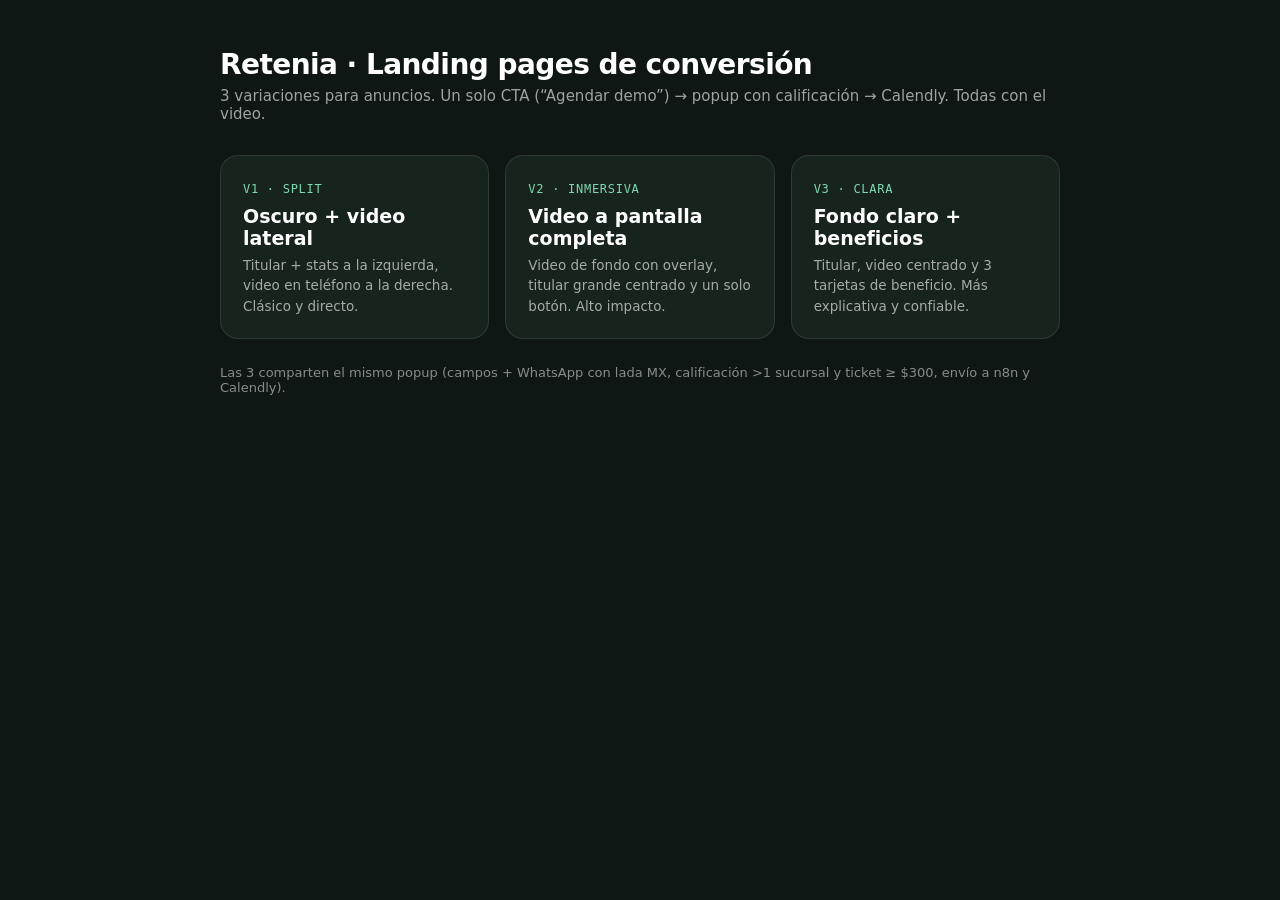
<file: lp/index.html>
<!DOCTYPE html>
<html lang="es">
<head>
<meta charset="utf-8">
<meta name="viewport" content="width=device-width, initial-scale=1">
<title>Retenia — Variaciones de landing (conversión)</title>
<style>
*{margin:0;padding:0;box-sizing:border-box}
body{font-family:-apple-system,BlinkMacSystemFont,'Segoe UI',system-ui,sans-serif;background:#0f1714;color:#fff;min-height:100vh;padding:48px 24px}
.wrap{max-width:840px;margin:0 auto}
h1{font-size:28px;font-weight:800;letter-spacing:-.02em;margin-bottom:6px}
.sub{color:rgba(255,255,255,.6);margin-bottom:32px;font-size:15px}
.grid{display:grid;grid-template-columns:repeat(auto-fit,minmax(230px,1fr));gap:16px}
a.card{display:block;background:#17231d;border:1px solid rgba(255,255,255,.1);border-radius:18px;padding:22px;text-decoration:none;color:#fff;transition:transform .2s,border-color .2s}
a.card:hover{transform:translateY(-3px);border-color:#7FD9B0}
.tag{font-family:ui-monospace,monospace;font-size:12px;color:#7FD9B0;letter-spacing:.06em}
.card h2{font-size:19px;font-weight:800;margin:8px 0 6px}
.card p{font-size:13.5px;color:rgba(255,255,255,.62);line-height:1.5}
.note{margin-top:26px;font-size:13px;color:rgba(255,255,255,.5)}
</style>
<script src="/assets/track.js"></script>
</head>
<body>
<div class="wrap">
  <h1>Retenia · Landing pages de conversión</h1>
  <p class="sub">3 variaciones para anuncios. Un solo CTA (“Agendar demo”) → popup con calificación → Calendly. Todas con el video.</p>
  <div class="grid">
    <a class="card" href="v1.html"><span class="tag">V1 · SPLIT</span><h2>Oscuro + video lateral</h2><p>Titular + stats a la izquierda, video en teléfono a la derecha. Clásico y directo.</p></a>
    <a class="card" href="v2.html"><span class="tag">V2 · INMERSIVA</span><h2>Video a pantalla completa</h2><p>Video de fondo con overlay, titular grande centrado y un solo botón. Alto impacto.</p></a>
    <a class="card" href="v3.html"><span class="tag">V3 · CLARA</span><h2>Fondo claro + beneficios</h2><p>Titular, video centrado y 3 tarjetas de beneficio. Más explicativa y confiable.</p></a>
  </div>
  <p class="note">Las 3 comparten el mismo popup (campos + WhatsApp con lada MX, calificación &gt;1 sucursal y ticket ≥ $300, envío a n8n y Calendly).</p>
</div>
</body>
</html>
</file>
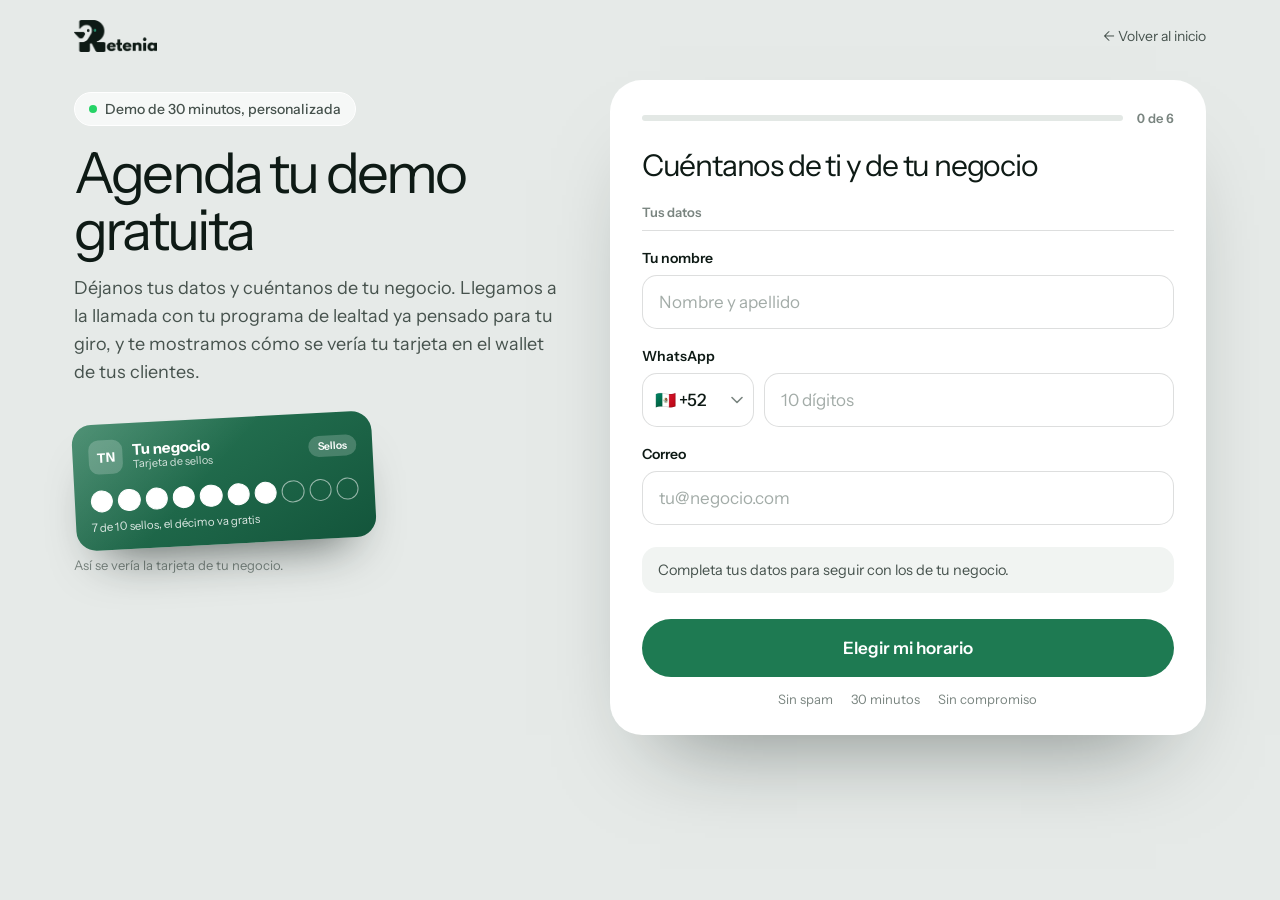
<file: agendar.html>
<!DOCTYPE html>
<html lang="es">
<head>
<meta charset="utf-8">
<meta name="viewport" content="width=device-width, initial-scale=1, viewport-fit=cover">
<meta name="theme-color" content="#E6EAE8">
<!-- Meta Pixel -->
<script>
!function(f,b,e,v,n,t,s){if(f.fbq)return;n=f.fbq=function(){n.callMethod?n.callMethod.apply(n,arguments):n.queue.push(arguments)};if(!f._fbq)f._fbq=n;n.push=n;n.loaded=!0;n.version='2.0';n.queue=[];t=b.createElement(e);t.async=!0;t.src=v;s=b.getElementsByTagName(e)[0];s.parentNode.insertBefore(t,s)}(window,document,'script','https://connect.facebook.net/en_US/fbevents.js');
fbq('init','2223417451555632');fbq('track','PageView');
</script>
<noscript><img height="1" width="1" style="display:none" src="https://www.facebook.com/tr?id=2223417451555632&ev=PageView&noscript=1"/></noscript>
<!-- End Meta Pixel -->
<script src="/assets/track.js"></script>
<title>Retenia — Agenda tu demo gratuita</title>
<link rel="preconnect" href="https://fonts.googleapis.com">
<link rel="preconnect" href="https://fonts.gstatic.com" crossorigin>
<link href="https://fonts.googleapis.com/css2?family=Instrument+Sans:wght@400;500;600;700&display=swap" rel="stylesheet">
<style>
:root{--lienzo:#E6EAE8;--tinta:#0E1A15;--tinta2:#46524D;--tinta3:#7A8580;--linea:rgba(14,26,21,.14);--verde:#1E7A52;--verde6:#176242;--menta:#A8EBD3;--wa:#25D366;--err:#B4232A;--ease:cubic-bezier(.2,.7,.2,1)}
*{margin:0;padding:0;box-sizing:border-box}
[hidden]{display:none!important}
html{-webkit-text-size-adjust:100%;text-size-adjust:100%}
body{font-family:'Instrument Sans',system-ui,sans-serif;color:var(--tinta);background:var(--lienzo);-webkit-font-smoothing:antialiased;min-height:100vh;min-height:100dvh}
a{color:var(--verde)}
.page{max-width:1180px;margin:0 auto;padding:20px 24px 48px}
.top{display:flex;align-items:center;justify-content:space-between;gap:16px;margin-bottom:28px}
.top img{height:32px;width:auto;display:block}
.top .back{font-size:14px;color:var(--tinta2);text-decoration:none}
.top .back:hover{color:var(--tinta)}
.grid{display:grid;grid-template-columns:.9fr 1.1fr;gap:48px;align-items:start}

/* columna izquierda */
.side{position:sticky;top:32px;padding-top:12px}
.tag{display:inline-flex;align-items:center;gap:8px;padding:7px 14px;border-radius:999px;background:rgba(255,255,255,.66);border:1px solid #fff;font-size:14px;font-weight:500;color:var(--tinta2)}
.tag i{width:8px;height:8px;border-radius:50%;background:var(--wa)}
.side h1{font-weight:400;font-size:clamp(40px,4.4vw,60px);line-height:1.02;letter-spacing:-.05em;margin:18px 0 16px}
.side .lead{font-size:18px;line-height:1.55;color:var(--tinta2);max-width:27em}
.live{position:relative;margin-top:32px;width:300px;max-width:100%;border-radius:20px;padding:16px;color:#fff;background:var(--g,linear-gradient(150deg,#2a7a58,#13553b));box-shadow:0 30px 50px -28px rgba(14,26,21,.7);transform:rotate(-3deg);transition:background .5s}
.live::after{content:"";position:absolute;inset:0;border-radius:inherit;background:linear-gradient(135deg,rgba(255,255,255,.18),transparent 45%);pointer-events:none}
.live .t{display:flex;align-items:center;gap:10px}
.live .lg{width:34px;height:34px;border-radius:10px;background:rgba(255,255,255,.2);display:grid;place-items:center;font-weight:700;font-size:13px}
.live .nm{display:grid;line-height:1.15;min-width:0}
.live .nm b{font-size:15px;white-space:nowrap;overflow:hidden;text-overflow:ellipsis;max-width:170px}
.live .nm small{font-size:11px;opacity:.8}
.live .ch{margin-left:auto;font-size:10.5px;font-weight:600;padding:4px 9px;border-radius:999px;background:rgba(255,255,255,.2)}
.live .st{display:grid;grid-template-columns:repeat(10,1fr);gap:5px;margin:16px 0 8px}
.live .st i{aspect-ratio:1;border-radius:50%;border:1.5px solid rgba(255,255,255,.55)}
.live .st i.on{background:#fff;border-color:#fff}
.live .cap{font-size:11.5px;opacity:.85}
.livecap{font-size:13px;color:var(--tinta3);margin-top:12px}

/* tarjeta del formulario */
.card{background:#fff;border-radius:32px;padding:30px 32px 28px;box-shadow:0 50px 90px -50px rgba(14,26,21,.5)}
.prog{display:flex;align-items:center;gap:14px;margin-bottom:24px}
.prog .bar{flex:1;height:6px;border-radius:9px;background:#E3E8E5;overflow:hidden}
.prog .bar i{display:block;height:100%;width:0;border-radius:9px;background:var(--verde);transition:width .45s var(--ease)}
.prog .cnt{font-size:13px;font-weight:600;color:var(--tinta3);white-space:nowrap;font-variant-numeric:tabular-nums;transition:color .3s}
.prog .cnt.full{color:var(--verde)}
.card h2{font-weight:400;font-size:30px;letter-spacing:-.04em;line-height:1.08}
.card .hint{font-size:15px;color:var(--tinta2);margin-top:8px;line-height:1.45}
.group{margin-top:22px}
.group h3{font-size:13px;font-weight:600;color:var(--tinta3);padding-bottom:10px;border-bottom:1px solid var(--linea)}
.f{margin-top:18px}
.f>label{display:flex;align-items:baseline;gap:6px;font-size:14px;font-weight:600;margin-bottom:8px}
.ctl{position:relative}
input[type=text],input[type=email],input[type=tel],select{width:100%;height:54px;padding:0 44px 0 16px;border:1.5px solid var(--linea);border-radius:15px;font:500 17px 'Instrument Sans',sans-serif;color:var(--tinta);background:#fff;outline:none;transition:border-color .2s,box-shadow .2s}
select{appearance:none;-webkit-appearance:none;color:#A3ACA8;cursor:pointer;background-image:url("data:image/svg+xml,%3Csvg xmlns='http://www.w3.org/2000/svg' width='12' height='8' viewBox='0 0 12 8'%3E%3Cpath d='M1 1.5l5 5 5-5' fill='none' stroke='%237A8580' stroke-width='1.6' stroke-linecap='round' stroke-linejoin='round'/%3E%3C/svg%3E");background-repeat:no-repeat;background-position:right 16px center}
select.filled{color:var(--tinta)}
select option{color:var(--tinta)}
input::placeholder{color:#A3ACA8;font-weight:400}
input:focus,select:focus{border-color:var(--verde);box-shadow:0 0 0 4px rgba(30,122,82,.14)}
.tel{display:flex;gap:10px}
.tel select{width:112px;flex:none;padding:0 28px 0 12px;background-position:right 10px center;color:var(--tinta)}
.tel .ctl{flex:1}
.ok-mark{position:absolute;right:14px;top:50%;width:22px;height:22px;margin-top:-11px;border-radius:50%;background:var(--verde);color:#fff;display:grid;place-items:center;font-size:12px;font-weight:700;opacity:0;transform:scale(.4);transition:opacity .25s,transform .3s var(--ease);pointer-events:none}
.f.ok .ok-mark{opacity:1;transform:scale(1)}
.f.ok select{background-image:none}
.f.bad input,.f.bad select{border-color:var(--err);box-shadow:0 0 0 4px rgba(180,35,42,.1)}
.msg{display:none;font-size:13px;color:var(--err);margin-top:6px}
.f.bad .msg{display:block}
.two{display:grid;grid-template-columns:1fr 1fr;gap:0 14px}

/* revelado de la segunda parte */
.nudge{margin-top:22px;padding:14px 16px;border-radius:15px;background:#F1F4F2;font-size:14.5px;color:var(--tinta2)}
#negocioGrp{display:none}
#negocioGrp.show{display:block;animation:reveal .5s var(--ease)}
@keyframes reveal{from{opacity:0;transform:translateY(12px)}}

.btn{width:100%;display:inline-flex;align-items:center;justify-content:center;gap:10px;height:58px;margin-top:26px;padding:0 24px;border:0;border-radius:999px;font:600 17px 'Instrument Sans',sans-serif;cursor:pointer;background:var(--verde);color:#fff;transition:background .2s,transform .15s}
.btn:hover{background:var(--verde6)}
.btn:active{transform:scale(.98)}
.btn:disabled{opacity:.7;cursor:default}
.btn:focus-visible{outline:3px solid var(--menta);outline-offset:3px}
.reassure{display:flex;flex-wrap:wrap;justify-content:center;gap:6px 18px;margin-top:14px;font-size:13px;color:var(--tinta3)}
.done{display:none;text-align:center;padding:40px 8px}
.done b{display:block;font-size:26px;font-weight:500;letter-spacing:-.03em}
.done span{display:block;margin-top:8px;color:var(--tinta2)}
.card.sent form{display:none}
.card.sent .done{display:block}

@media (prefers-reduced-motion:reduce){#negocioGrp.show{animation:none}.prog .bar i,.ok-mark,.live{transition:none}}
@media (max-width:920px){
 .grid{grid-template-columns:1fr;gap:18px}
 .side{position:static;padding-top:0}
 .side h1{font-size:32px;margin:12px 0 6px}
 .side .lead,.live,.livecap{display:none}
 .top{margin-bottom:14px}
 .page{padding:16px 14px 32px}
 .card{padding:22px 18px;border-radius:26px}
 .card h2{font-size:25px}
 .two{grid-template-columns:1fr}
}
</style>
</head>
<body>
<div class="page">
  <div class="top">
    <a href="/"><img src="[data-uri]" alt="Retenia"></a>
    <a class="back" href="/">← Volver al inicio</a>
  </div>

  <div class="grid">
    <div class="side">
      <span class="tag"><i></i>Demo de 30 minutos, personalizada</span>
      <h1>Agenda tu demo gratuita</h1>
      <p class="lead">Déjanos tus datos y cuéntanos de tu negocio. Llegamos a la llamada con tu programa de lealtad ya pensado para tu giro, y te mostramos cómo se vería tu tarjeta en el wallet de tus clientes.</p>
      <div class="live" id="live" aria-hidden="true">
        <div class="t"><span class="lg" id="lvI">TN</span><span class="nm"><b id="lvN">Tu negocio</b><small id="lvG">Tarjeta de sellos</small></span><span class="ch">Sellos</span></div>
        <div class="st"><i class="on"></i><i class="on"></i><i class="on"></i><i class="on"></i><i class="on"></i><i class="on"></i><i class="on"></i><i></i><i></i><i></i></div>
        <div class="cap">7 de 10 sellos, el décimo va gratis</div>
      </div>
      <p class="livecap">Así se vería la tarjeta de tu negocio.</p>
    </div>

    <div class="card" id="card">
      <form id="f" novalidate>
        <div class="prog" aria-hidden="true"><div class="bar"><i id="pbar"></i></div><span class="cnt" id="cnt">0 de 6</span></div>
        <h2>Cuéntanos de ti y de tu negocio</h2>

        <input type="text" name="website" id="website" tabindex="-1" autocomplete="off" aria-hidden="true" style="position:absolute;left:-9999px;top:-9999px;width:1px;height:1px;opacity:0;pointer-events:none">

        <div class="group">
          <h3>Tus datos</h3>
          <div class="f" data-k="nombre"><label for="nombre">Tu nombre</label><div class="ctl"><input type="text" id="nombre" name="nombre" autocomplete="name" placeholder="Nombre y apellido" maxlength="80"><span class="ok-mark">✓</span></div><p class="msg">Escribe tu nombre.</p></div>
          <div class="f" data-k="telefono"><label for="telefono">WhatsApp</label><div class="tel"><select name="lada" id="lada" aria-label="Lada del país"></select><div class="ctl"><input type="tel" id="telefono" name="telefono" inputmode="numeric" autocomplete="tel-national" placeholder="10 dígitos"><span class="ok-mark">✓</span></div></div><p class="msg">Escribe tu WhatsApp a 10 dígitos.</p></div>
          <div class="f" data-k="correo"><label for="correo">Correo</label><div class="ctl"><input type="email" id="correo" name="correo" autocomplete="email" placeholder="tu@negocio.com"><span class="ok-mark">✓</span></div><p class="msg">Revisa tu correo, parece tener un error.</p></div>
        </div>

        <p class="nudge" id="nudge">Completa tus datos para seguir con los de tu negocio.</p>

        <div class="group" id="negocioGrp">
          <h3>Tu negocio</h3>
          <div class="f" data-k="negocio"><label for="negocio">Nombre de tu negocio</label><div class="ctl"><input type="text" id="negocio" name="negocio" autocomplete="organization" placeholder="Ej. Café La Esquina" maxlength="80"><span class="ok-mark">✓</span></div><p class="msg">Escribe el nombre de tu negocio.</p></div>
          <div class="two">
            <div class="f" data-k="giro"><label for="giro">Tipo de negocio</label><div class="ctl"><select id="giro" name="giro"></select><span class="ok-mark">✓</span></div><p class="msg">Elige tu tipo de negocio.</p></div>
            <div class="f" data-k="sucursales"><label for="sucursales">Sucursales</label><div class="ctl"><select id="sucursales" name="sucursales"></select><span class="ok-mark">✓</span></div><p class="msg">Elige cuántas sucursales tienes.</p></div>
            <div class="f" data-k="ticket"><label for="ticket">Ticket promedio</label><div class="ctl"><select id="ticket" name="ticket"></select><span class="ok-mark">✓</span></div><p class="msg">Elige tu ticket promedio.</p></div>
            <div class="f" data-k="rol"><label for="rol">Tu rol</label><div class="ctl"><select id="rol" name="rol"></select><span class="ok-mark">✓</span></div><p class="msg">Elige tu rol.</p></div>
          </div>
          <div class="f" data-k="ciudad"><label for="ciudad">Ciudad</label><div class="ctl"><input type="text" id="ciudad" name="ciudad" autocomplete="address-level2" placeholder="Ej. Monterrey" maxlength="60"><span class="ok-mark">✓</span></div><p class="msg">Escribe tu ciudad.</p></div>
        </div>

        <button type="submit" class="btn" id="go">Elegir mi horario</button>
        <div class="reassure"><span>Sin spam</span><span>30 minutos</span><span>Sin compromiso</span></div>
      </form>
      <div class="done" role="status"><b>Listo, ya casi.</b><span>Te llevamos a elegir el horario de tu demo.</span></div>
    </div>
  </div>
</div>

<script>
(function(){
  var T0=Date.now();
  var CAL="https://calendly.com/hola-retenia/30min";
  var HOOK="https://n8n.unifai.com.mx/webhook/87e15310-bc00-4a0d-a3cf-a5e1b724b389";
  var LADAS=[["🇲🇽","+52"],["🇺🇸","+1"],["🇨🇴","+57"],["🇦🇷","+54"],["🇨🇱","+56"],["🇵🇪","+51"],["🇪🇨","+593"],["🇬🇹","+502"],["🇪🇸","+34"]];
  var OPTS={
    giro:["Cafetería","Restaurante","Estética / Salón de belleza","Gimnasio / Fitness","Tienda / Retail","Panadería","Consultorio","Veterinaria","Servicios profesionales","Área de juegos infantil","Otro"],
    sucursales:["No tengo sucursal","1","2 – 5","6 – 10","11 – 20","Más de 20"],
    ticket:["Menos de $100","$100 – $300","$300 – $600","$600 – $1,000","$1,000 – $3,000","Más de $3,000"],
    rol:["Dueño / Dueña","Gerente","Marketing","Otro"]
  };
  var GRAD={"Cafetería":"linear-gradient(150deg,#2a7a58,#13553b)","Restaurante":"linear-gradient(150deg,#c7964e,#8a5f24)","Estética / Salón de belleza":"linear-gradient(150deg,#9a6f85,#5f3f52)","Gimnasio / Fitness":"linear-gradient(150deg,#26323a,#0f171c)","Tienda / Retail":"linear-gradient(150deg,#2f5a6e,#173444)","Panadería":"linear-gradient(150deg,#d06a4b,#9b3f27)","Veterinaria":"linear-gradient(150deg,#5b7f55,#2e4a2a)"};

  var CONTACTO=['nombre','telefono','correo'];
  var NEGOCIO=['negocio','giro','sucursales','ticket','rol','ciudad'];
  var TODOS=CONTACTO.concat(NEGOCIO);

  var F=document.getElementById('f');
  function $(id){return document.getElementById(id);}
  function g(n){var el=F.elements[n];return el?(el.value||'').trim():'';}
  function ev(n,p){try{if(window.rtTrack)rtTrack(n,p);}catch(_){}}

  $('lada').innerHTML=LADAS.map(function(l,i){return '<option value="'+l[1]+'"'+(i===0?' selected':'')+'>'+l[0]+' '+l[1]+'</option>';}).join('');
  Object.keys(OPTS).forEach(function(k){
    $(k).innerHTML='<option value="">Selecciona…</option>'+OPTS[k].map(function(v){return '<option>'+v+'</option>';}).join('');
  });

  // UTMs/fbclid: primero los de esta URL; si no hay, los de la página de retenia.mx de donde vino
  function refQs(){try{var r=new URL(document.referrer);return r.host===location.host?r.searchParams:null;}catch(e){return null;}}
  function qp(n){try{var v=new URLSearchParams(location.search).get(n);if(v)return v;var r=refQs();return (r&&r.get(n))||"";}catch(e){return "";}}
  function ck(n){var m=document.cookie.match('(^|;)\\s*'+n+'\\s*=\\s*([^;]+)');return m?m.pop():"";}
  try{var nb=new URLSearchParams(location.search).get('negocio');if(nb)F.elements['negocio'].value=nb.slice(0,80);}catch(_){}

  function valid(k){
    var v=g(k);if(!v)return false;
    if(k==='telefono')return v.replace(/\D/g,'').length>=10;
    if(k==='correo')return /^[^\s@]+@[^\s@]+\.[^\s@]+$/.test(v);
    return true;
  }
  function field(k){return F.querySelector('.f[data-k="'+k+'"]');}

  // progreso y revelado
  var revealed=false,pasoContacto=false;
  function refresh(){
    var n=0;
    TODOS.forEach(function(k){var ok=valid(k);if(ok&&NEGOCIO.indexOf(k)>-1)n++;field(k).classList.toggle('ok',ok);});
    $('cnt').textContent=n+' de '+NEGOCIO.length;
    $('cnt').classList.toggle('full',n===NEGOCIO.length);
    $('pbar').style.width=(n/NEGOCIO.length*100)+'%';
    if(!revealed&&CONTACTO.every(valid)){
      revealed=true;$('nudge').hidden=true;$('negocioGrp').classList.add('show');
      if(!pasoContacto){pasoContacto=true;ev('FormPaso',{paso:1,seccion:'contacto'});}
    }
  }

  // tarjeta en vivo
  function live(){var nm=g('negocio')||'Tu negocio';var w=nm.split(/\s+/).filter(Boolean);
    $('lvN').textContent=nm;$('lvI').textContent=((w[0]||'T')[0]+((w[1]||'')[0]||'')).toUpperCase();
    var gi=g('giro');$('lvG').textContent=gi?gi.split(' / ')[0]:'Tarjeta de sellos';
    $('live').style.setProperty('--g',GRAD[gi]||GRAD['Cafetería']);}

  var started=false;
  function onEdit(e){
    var t=e.target;
    if(!started&&t.name!=='website'){started=true;ev('FormInicio',{negocio_prellenado:g('negocio')?'si':'no'});}
    if(t.tagName==='SELECT')t.classList.toggle('filled',!!t.value);
    var f=t.closest&&t.closest('.f');if(f)f.classList.remove('bad');
    refresh();live();
  }
  F.addEventListener('input',onEdit);F.addEventListener('change',onEdit);

  // al salir de un campo con algo escrito pero inválido, mostrar el aviso
  F.addEventListener('blur',function(e){var f=e.target.closest&&e.target.closest('.f');if(!f)return;var k=f.getAttribute('data-k');if(g(k)&&!valid(k))f.classList.add('bad');},true);

  refresh();live();

  var sent=false;
  F.addEventListener('submit',function(e){
    e.preventDefault();
    if(sent)return;
    var bad=TODOS.filter(function(k){return !valid(k);});
    if(bad.length){
      bad.forEach(function(k){if(revealed||CONTACTO.indexOf(k)>-1)field(k).classList.add('bad');});
      var motivo=bad.indexOf('telefono')>-1&&g('telefono')?'whatsapp':(bad.indexOf('correo')>-1&&g('correo')?'correo':'faltan_campos');
      ev('FormError',{motivo:motivo,campos:bad.join(','),seccion:CONTACTO.indexOf(bad[0])>-1?'contacto':'negocio'});
      var first=F.elements[bad[0]];if(first){first.focus({preventScroll:true});field(bad[0]).scrollIntoView({behavior:'smooth',block:'center'});}
      return;
    }

    sent=true;
    var btn=$('go');btn.disabled=true;btn.textContent='Enviando…';
    var tel=g('telefono').replace(/\D/g,''),lada=g('lada').replace(/\D/g,'');
    var sN=parseInt((g('sucursales').match(/[0-9]+/)||['0'])[0],10),tN=parseInt((g('ticket').replace(/,/g,'').match(/[0-9]+/)||['0'])[0],10);
    var qualified=(sN>=2||(sN>=1&&tN>=300));
    ev('FormEnviado',{califica:qualified?'si':'no',giro:g('giro'),sucursales:g('sucursales'),ticket:g('ticket')});
    var eventId='lead_'+Date.now()+'_'+Math.floor(Math.random()*1e6);
    var data={nombre:g('nombre'),negocio:g('negocio'),whatsapp:lada+tel,correo:g('correo'),tipo_negocio:g('giro'),sucursales:g('sucursales'),ciudad:g('ciudad'),rol:g('rol'),ticket_promedio:g('ticket'),submittedAt:new Date().toISOString(),event_id:eventId,page_url:location.href,referrer:document.referrer||'',user_agent:navigator.userAgent,utm_source:qp('utm_source'),utm_medium:qp('utm_medium'),utm_campaign:qp('utm_campaign'),utm_content:qp('utm_content'),utm_term:qp('utm_term'),fbclid:qp('fbclid'),fbp:ck('_fbp'),fbc:ck('_fbc'),hp:g('website'),ff:(Date.now()-T0)};
    var body=Object.keys(data).map(function(k){return encodeURIComponent(k)+'='+encodeURIComponent(data[k]);}).join('&');
    if(qualified){try{if(window.fbq)fbq('track','Lead',{content_name:'Demo Request Retenia',currency:'MXN',value:0},{eventID:eventId});}catch(_){}}
    var left=false;
    function go(){if(left)return;left=true;location.href=CAL+'?name='+encodeURIComponent(data.nombre)+'&email='+encodeURIComponent(data.correo)+'&a1='+encodeURIComponent('+'+lada+' '+tel);}
    $('card').classList.add('sent');
    try{fetch(HOOK,{method:'POST',mode:'no-cors',keepalive:true,headers:{'Content-Type':'application/x-www-form-urlencoded;charset=UTF-8'},body:body}).then(function(){setTimeout(go,600);},go);}catch(_){go();}
    setTimeout(go,1800);
  });
})();
</script>
</body>
</html>
</file>
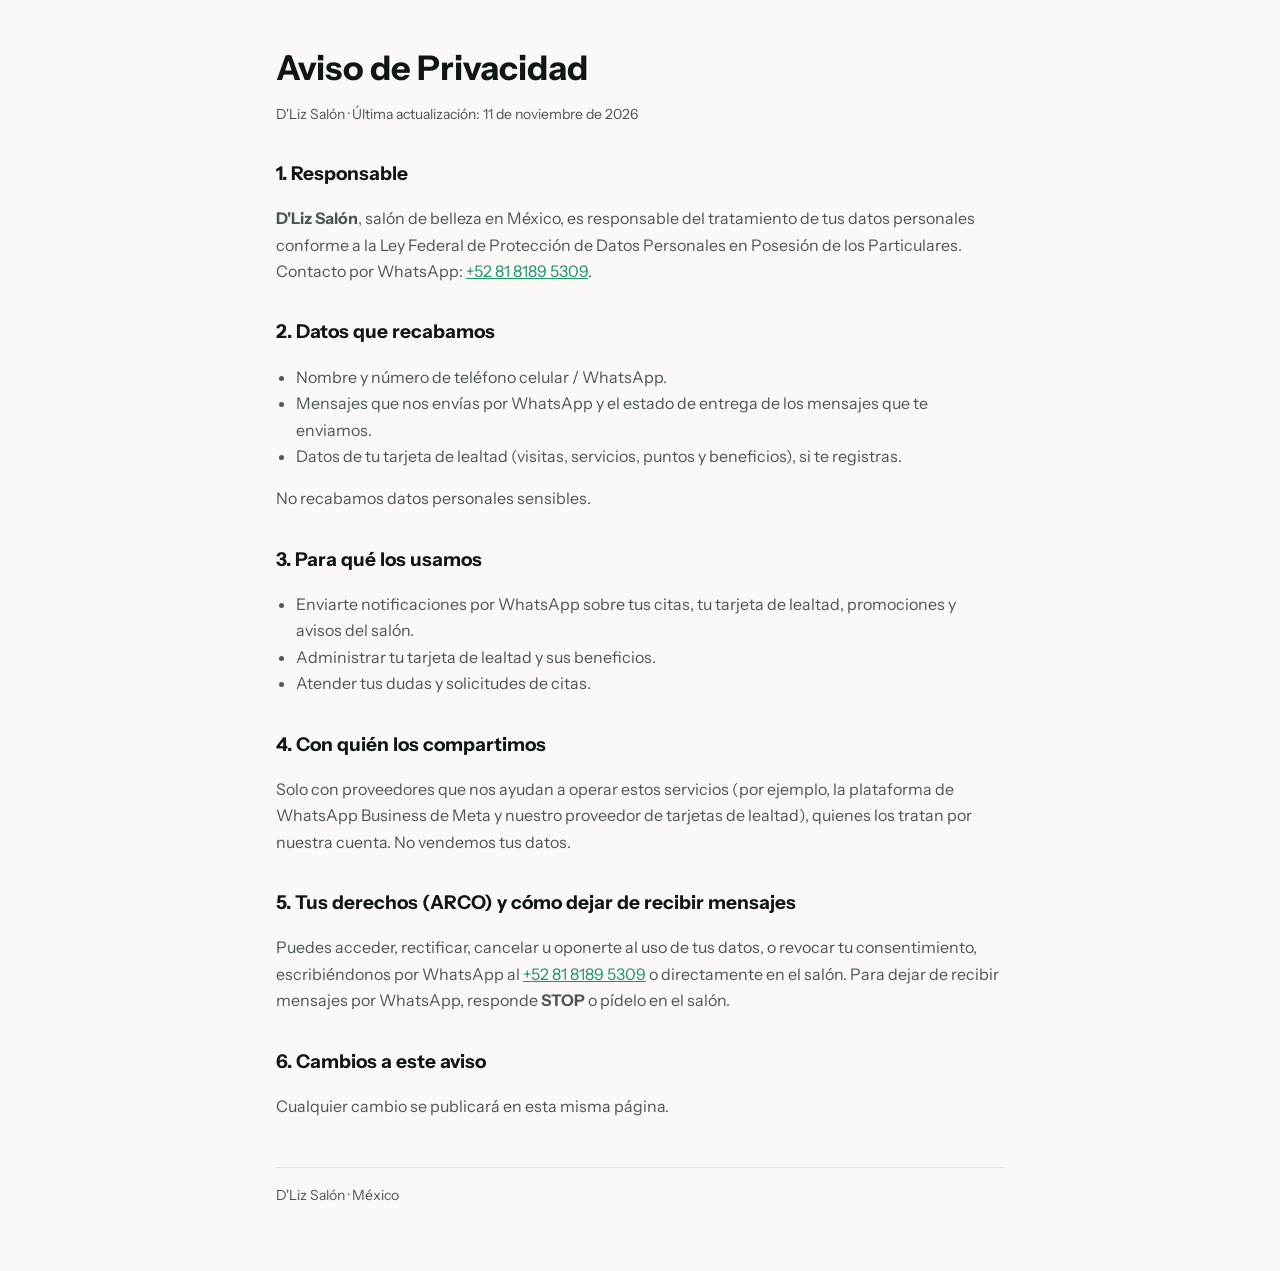
<file: privacidad-dliz.html>
<!doctype html>
<html lang="es-MX">
<head>
<meta charset="utf-8">
<meta name="viewport" content="width=device-width, initial-scale=1">
<title>Aviso de Privacidad · D'Liz Salón</title>
<meta name="robots" content="index,follow">
<link rel="preconnect" href="https://fonts.googleapis.com">
<link rel="preconnect" href="https://fonts.gstatic.com" crossorigin>
<link rel="stylesheet" href="https://fonts.googleapis.com/css2?family=Instrument+Sans:wght@400;600;700&display=swap">
<style>
  :root { --bg:#faf9f5; --ink:#0f1714; --muted:#4a5651; --line:#e3e1d8; --green:#1f9371; }
  * { box-sizing:border-box; }
  body { margin:0; background:var(--bg); color:var(--ink); font:16px/1.65 "Instrument Sans", system-ui, sans-serif; }
  main { max-width:760px; margin:0 auto; padding:48px 16px 64px; }
  h1 { font-size:clamp(26px,5vw,34px); line-height:1.2; margin:0 0 4px; }
  h2 { font-size:19px; margin:32px 0 8px; }
  p, li { color:var(--muted); }
  ul { padding-left:20px; }
  a { color:var(--green); }
  .meta { font-size:14px; color:var(--muted); margin-bottom:24px; }
  footer { margin-top:48px; padding-top:16px; border-top:1px solid var(--line); font-size:14px; color:var(--muted); }
</style>
</head>
<body>
<main>
  <h1>Aviso de Privacidad</h1>
  <p class="meta">D'Liz Salón · Última actualización: 11 de noviembre de 2026</p>

  <h2>1. Responsable</h2>
  <p><strong>D'Liz Salón</strong>, salón de belleza en México, es responsable del tratamiento de tus datos personales conforme a la Ley Federal de Protección de Datos Personales en Posesión de los Particulares. Contacto por WhatsApp: <a href="https://wa.me/5218181895309">+52 81 8189 5309</a>.</p>

  <h2>2. Datos que recabamos</h2>
  <ul>
    <li>Nombre y número de teléfono celular / WhatsApp.</li>
    <li>Mensajes que nos envías por WhatsApp y el estado de entrega de los mensajes que te enviamos.</li>
    <li>Datos de tu tarjeta de lealtad (visitas, servicios, puntos y beneficios), si te registras.</li>
  </ul>
  <p>No recabamos datos personales sensibles.</p>

  <h2>3. Para qué los usamos</h2>
  <ul>
    <li>Enviarte notificaciones por WhatsApp sobre tus citas, tu tarjeta de lealtad, promociones y avisos del salón.</li>
    <li>Administrar tu tarjeta de lealtad y sus beneficios.</li>
    <li>Atender tus dudas y solicitudes de citas.</li>
  </ul>

  <h2>4. Con quién los compartimos</h2>
  <p>Solo con proveedores que nos ayudan a operar estos servicios (por ejemplo, la plataforma de WhatsApp Business de Meta y nuestro proveedor de tarjetas de lealtad), quienes los tratan por nuestra cuenta. No vendemos tus datos.</p>

  <h2>5. Tus derechos (ARCO) y cómo dejar de recibir mensajes</h2>
  <p>Puedes acceder, rectificar, cancelar u oponerte al uso de tus datos, o revocar tu consentimiento, escribiéndonos por WhatsApp al <a href="https://wa.me/5218181895309">+52 81 8189 5309</a> o directamente en el salón. Para dejar de recibir mensajes por WhatsApp, responde <strong>STOP</strong> o pídelo en el salón.</p>

  <h2>6. Cambios a este aviso</h2>
  <p>Cualquier cambio se publicará en esta misma página.</p>

  <footer>D'Liz Salón · México</footer>
</main>
</body>
</html>
</file>
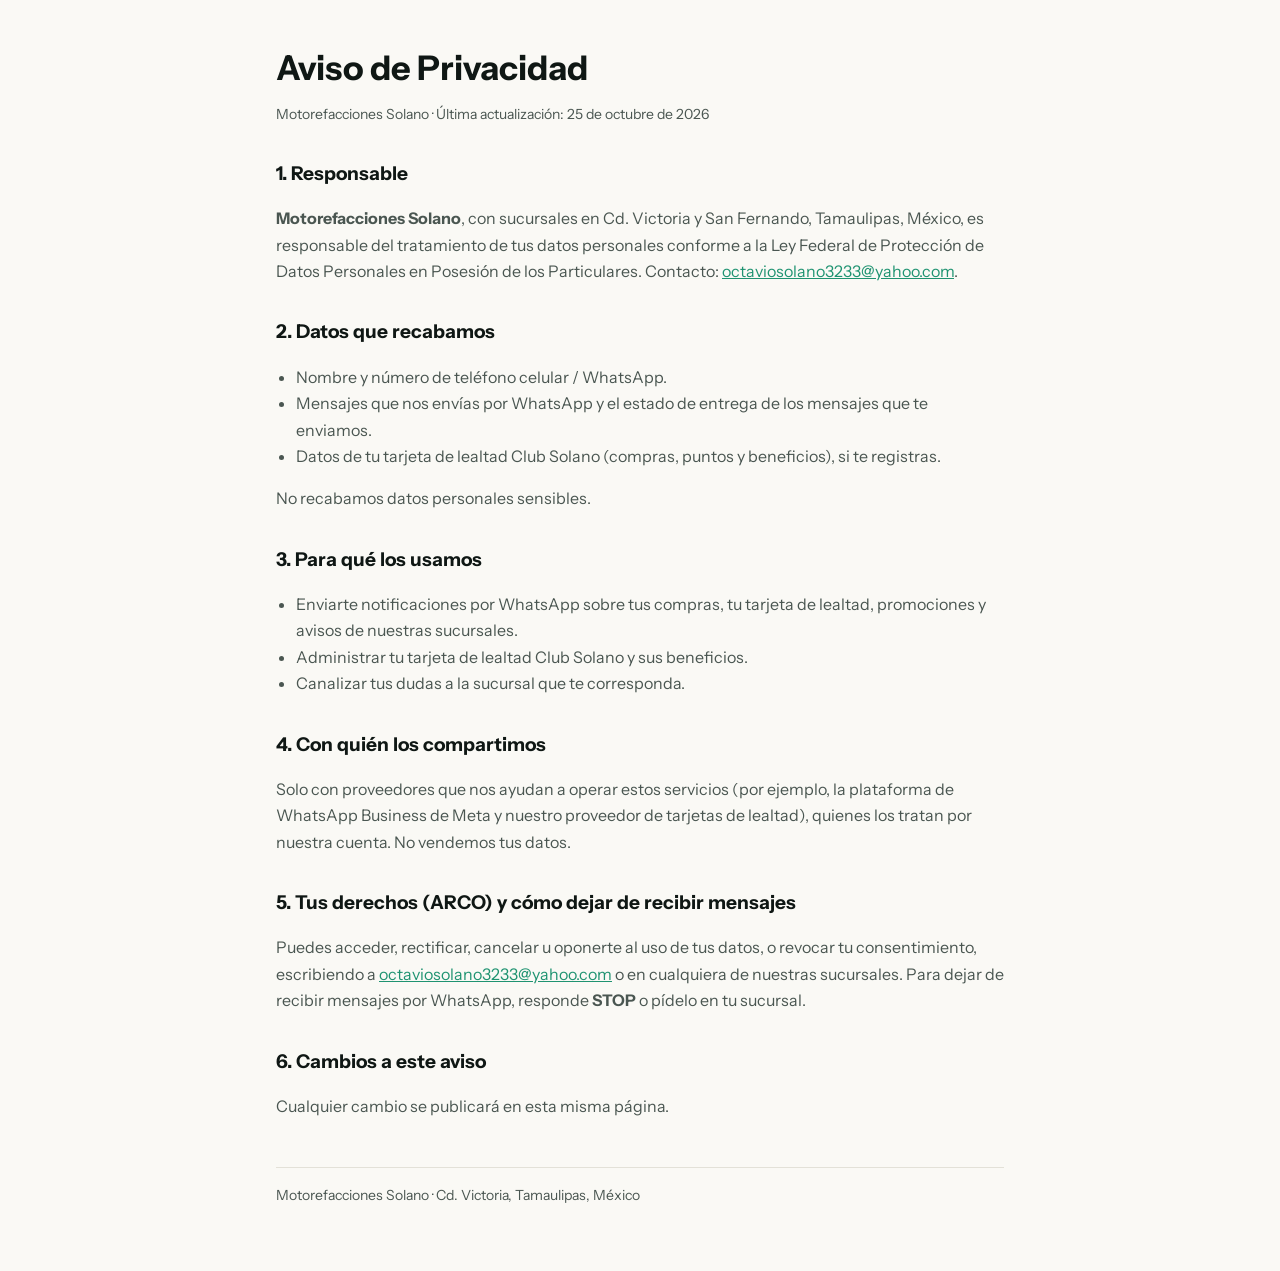
<file: privacidad-solano.html>
<!doctype html>
<html lang="es-MX">
<head>
<meta charset="utf-8">
<meta name="viewport" content="width=device-width, initial-scale=1">
<title>Aviso de Privacidad · Motorefacciones Solano</title>
<meta name="robots" content="index,follow">
<link rel="preconnect" href="https://fonts.googleapis.com">
<link rel="preconnect" href="https://fonts.gstatic.com" crossorigin>
<link rel="stylesheet" href="https://fonts.googleapis.com/css2?family=Instrument+Sans:wght@400;600;700&display=swap">
<style>
  :root { --bg:#faf9f5; --ink:#0f1714; --muted:#4a5651; --line:#e3e1d8; --green:#1f9371; }
  * { box-sizing:border-box; }
  body { margin:0; background:var(--bg); color:var(--ink); font:16px/1.65 "Instrument Sans", system-ui, sans-serif; }
  main { max-width:760px; margin:0 auto; padding:48px 16px 64px; }
  h1 { font-size:clamp(26px,5vw,34px); line-height:1.2; margin:0 0 4px; }
  h2 { font-size:19px; margin:32px 0 8px; }
  p, li { color:var(--muted); }
  ul { padding-left:20px; }
  a { color:var(--green); }
  .meta { font-size:14px; color:var(--muted); margin-bottom:24px; }
  footer { margin-top:48px; padding-top:16px; border-top:1px solid var(--line); font-size:14px; color:var(--muted); }
</style>
</head>
<body>
<main>
  <h1>Aviso de Privacidad</h1>
  <p class="meta">Motorefacciones Solano · Última actualización: 25 de octubre de 2026</p>

  <h2>1. Responsable</h2>
  <p><strong>Motorefacciones Solano</strong>, con sucursales en Cd. Victoria y San Fernando, Tamaulipas, México, es responsable del tratamiento de tus datos personales conforme a la Ley Federal de Protección de Datos Personales en Posesión de los Particulares. Contacto: <a href="mailto:octaviosolano3233@yahoo.com">octaviosolano3233@yahoo.com</a>.</p>

  <h2>2. Datos que recabamos</h2>
  <ul>
    <li>Nombre y número de teléfono celular / WhatsApp.</li>
    <li>Mensajes que nos envías por WhatsApp y el estado de entrega de los mensajes que te enviamos.</li>
    <li>Datos de tu tarjeta de lealtad Club Solano (compras, puntos y beneficios), si te registras.</li>
  </ul>
  <p>No recabamos datos personales sensibles.</p>

  <h2>3. Para qué los usamos</h2>
  <ul>
    <li>Enviarte notificaciones por WhatsApp sobre tus compras, tu tarjeta de lealtad, promociones y avisos de nuestras sucursales.</li>
    <li>Administrar tu tarjeta de lealtad Club Solano y sus beneficios.</li>
    <li>Canalizar tus dudas a la sucursal que te corresponda.</li>
  </ul>

  <h2>4. Con quién los compartimos</h2>
  <p>Solo con proveedores que nos ayudan a operar estos servicios (por ejemplo, la plataforma de WhatsApp Business de Meta y nuestro proveedor de tarjetas de lealtad), quienes los tratan por nuestra cuenta. No vendemos tus datos.</p>

  <h2>5. Tus derechos (ARCO) y cómo dejar de recibir mensajes</h2>
  <p>Puedes acceder, rectificar, cancelar u oponerte al uso de tus datos, o revocar tu consentimiento, escribiendo a <a href="mailto:octaviosolano3233@yahoo.com">octaviosolano3233@yahoo.com</a> o en cualquiera de nuestras sucursales. Para dejar de recibir mensajes por WhatsApp, responde <strong>STOP</strong> o pídelo en tu sucursal.</p>

  <h2>6. Cambios a este aviso</h2>
  <p>Cualquier cambio se publicará en esta misma página.</p>

  <footer>Motorefacciones Solano · Cd. Victoria, Tamaulipas, México</footer>
</main>
</body>
</html>
</file>
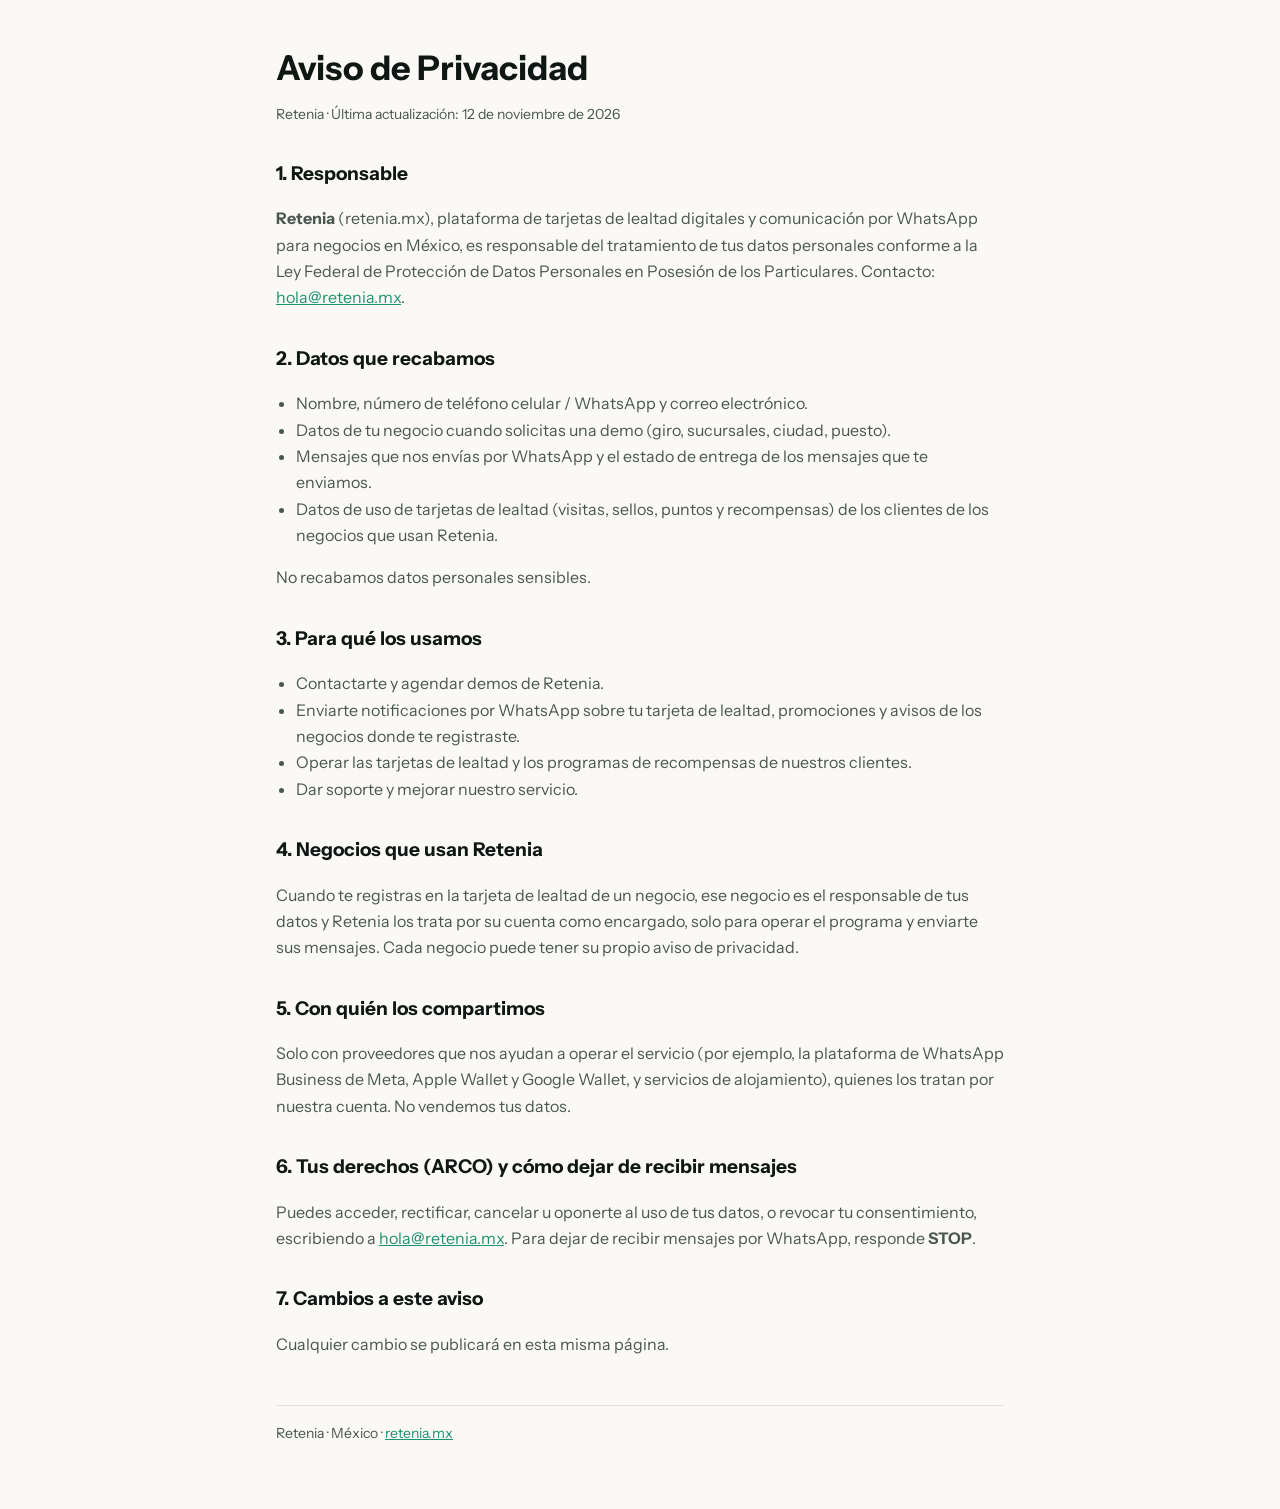
<file: privacidad.html>
<!doctype html>
<html lang="es-MX">
<head>
<meta charset="utf-8">
<meta name="viewport" content="width=device-width, initial-scale=1">
<title>Aviso de Privacidad · Retenia</title>
<meta name="robots" content="index,follow">
<link rel="preconnect" href="https://fonts.googleapis.com">
<link rel="preconnect" href="https://fonts.gstatic.com" crossorigin>
<link rel="stylesheet" href="https://fonts.googleapis.com/css2?family=Instrument+Sans:wght@400;600;700&display=swap">
<style>
  :root { --bg:#faf9f5; --ink:#0f1714; --muted:#4a5651; --line:#e3e1d8; --green:#1f9371; }
  * { box-sizing:border-box; }
  body { margin:0; background:var(--bg); color:var(--ink); font:16px/1.65 "Instrument Sans", system-ui, sans-serif; }
  main { max-width:760px; margin:0 auto; padding:48px 16px 64px; }
  h1 { font-size:clamp(26px,5vw,34px); line-height:1.2; margin:0 0 4px; }
  h2 { font-size:19px; margin:32px 0 8px; }
  p, li { color:var(--muted); }
  ul { padding-left:20px; }
  a { color:var(--green); }
  .meta { font-size:14px; color:var(--muted); margin-bottom:24px; }
  footer { margin-top:48px; padding-top:16px; border-top:1px solid var(--line); font-size:14px; color:var(--muted); }
</style>
</head>
<body>
<main>
  <h1>Aviso de Privacidad</h1>
  <p class="meta">Retenia · Última actualización: 12 de noviembre de 2026</p>

  <h2>1. Responsable</h2>
  <p><strong>Retenia</strong> (retenia.mx), plataforma de tarjetas de lealtad digitales y comunicación por WhatsApp para negocios en México, es responsable del tratamiento de tus datos personales conforme a la Ley Federal de Protección de Datos Personales en Posesión de los Particulares. Contacto: <a href="mailto:hola@retenia.mx">hola@retenia.mx</a>.</p>

  <h2>2. Datos que recabamos</h2>
  <ul>
    <li>Nombre, número de teléfono celular / WhatsApp y correo electrónico.</li>
    <li>Datos de tu negocio cuando solicitas una demo (giro, sucursales, ciudad, puesto).</li>
    <li>Mensajes que nos envías por WhatsApp y el estado de entrega de los mensajes que te enviamos.</li>
    <li>Datos de uso de tarjetas de lealtad (visitas, sellos, puntos y recompensas) de los clientes de los negocios que usan Retenia.</li>
  </ul>
  <p>No recabamos datos personales sensibles.</p>

  <h2>3. Para qué los usamos</h2>
  <ul>
    <li>Contactarte y agendar demos de Retenia.</li>
    <li>Enviarte notificaciones por WhatsApp sobre tu tarjeta de lealtad, promociones y avisos de los negocios donde te registraste.</li>
    <li>Operar las tarjetas de lealtad y los programas de recompensas de nuestros clientes.</li>
    <li>Dar soporte y mejorar nuestro servicio.</li>
  </ul>

  <h2>4. Negocios que usan Retenia</h2>
  <p>Cuando te registras en la tarjeta de lealtad de un negocio, ese negocio es el responsable de tus datos y Retenia los trata por su cuenta como encargado, solo para operar el programa y enviarte sus mensajes. Cada negocio puede tener su propio aviso de privacidad.</p>

  <h2>5. Con quién los compartimos</h2>
  <p>Solo con proveedores que nos ayudan a operar el servicio (por ejemplo, la plataforma de WhatsApp Business de Meta, Apple Wallet y Google Wallet, y servicios de alojamiento), quienes los tratan por nuestra cuenta. No vendemos tus datos.</p>

  <h2>6. Tus derechos (ARCO) y cómo dejar de recibir mensajes</h2>
  <p>Puedes acceder, rectificar, cancelar u oponerte al uso de tus datos, o revocar tu consentimiento, escribiendo a <a href="mailto:hola@retenia.mx">hola@retenia.mx</a>. Para dejar de recibir mensajes por WhatsApp, responde <strong>STOP</strong>.</p>

  <h2>7. Cambios a este aviso</h2>
  <p>Cualquier cambio se publicará en esta misma página.</p>

  <footer>Retenia · México · <a href="https://retenia.mx">retenia.mx</a></footer>
</main>
</body>
</html>
</file>
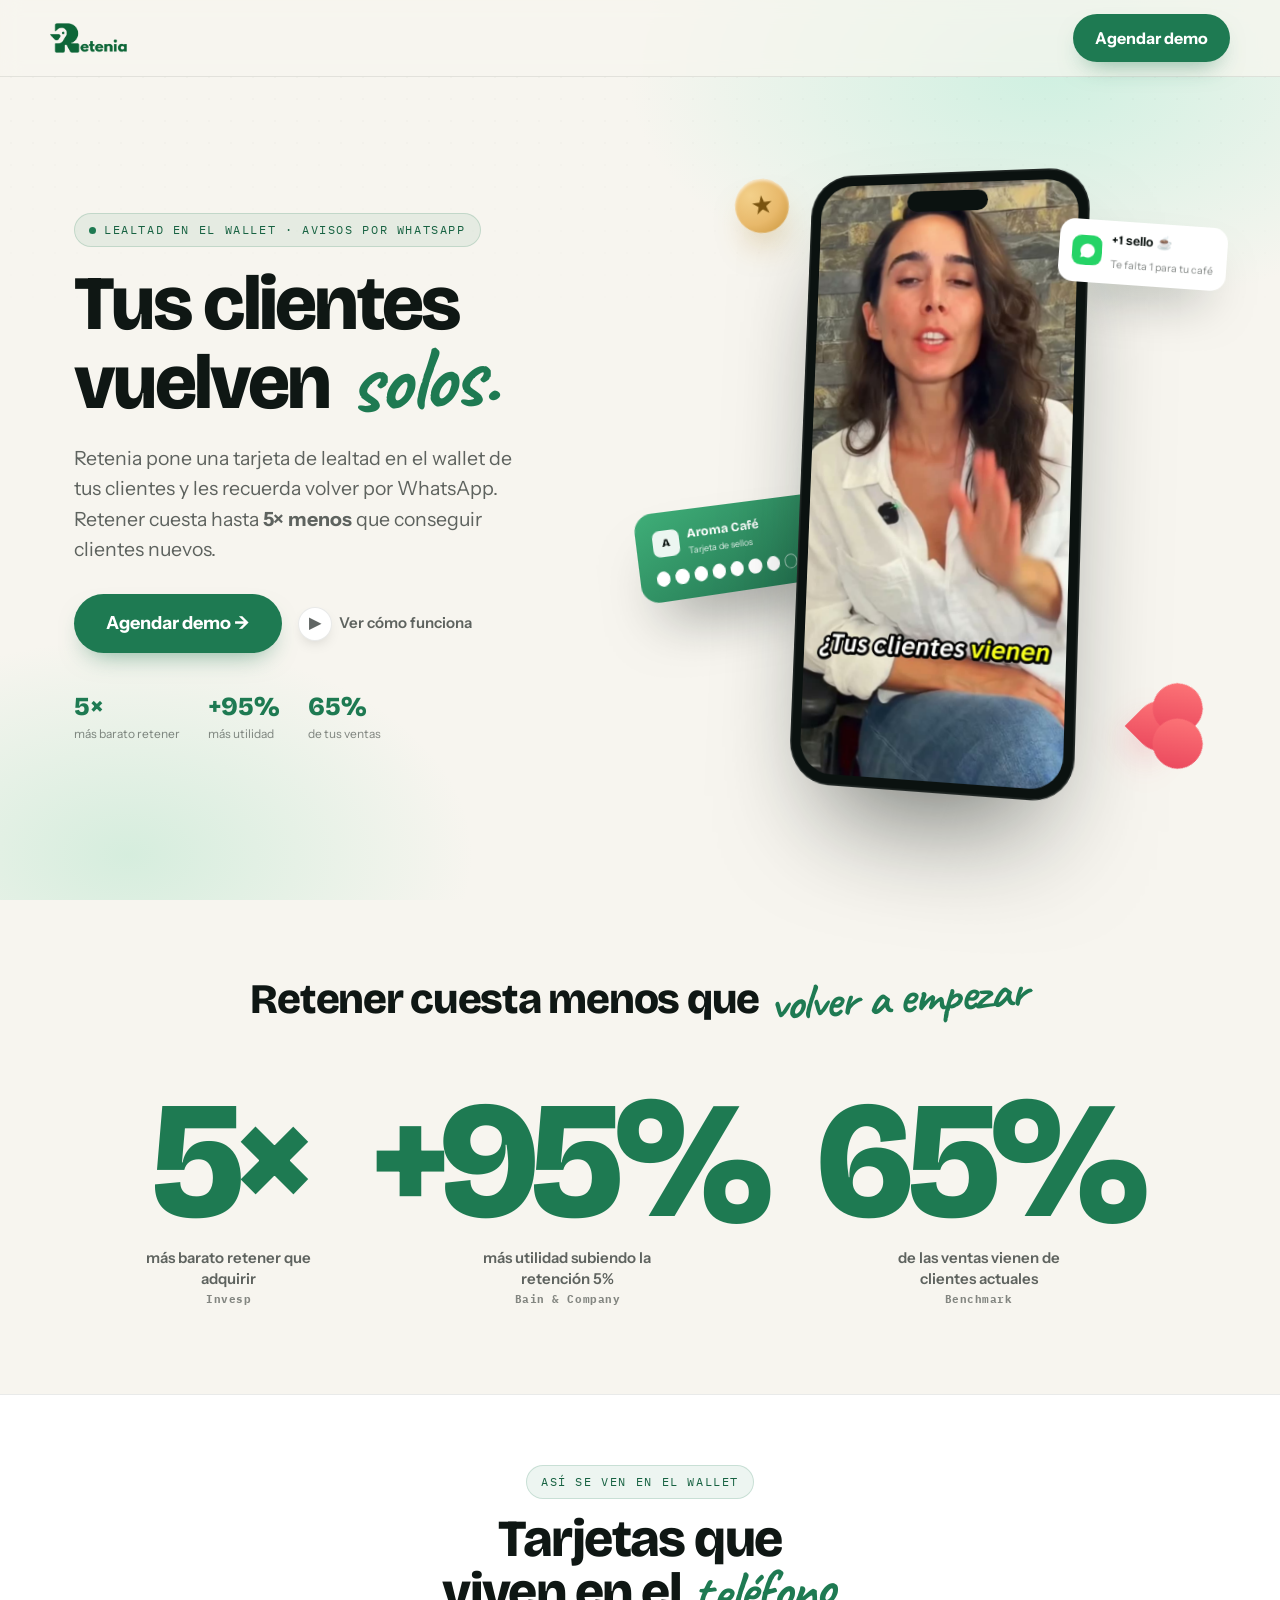
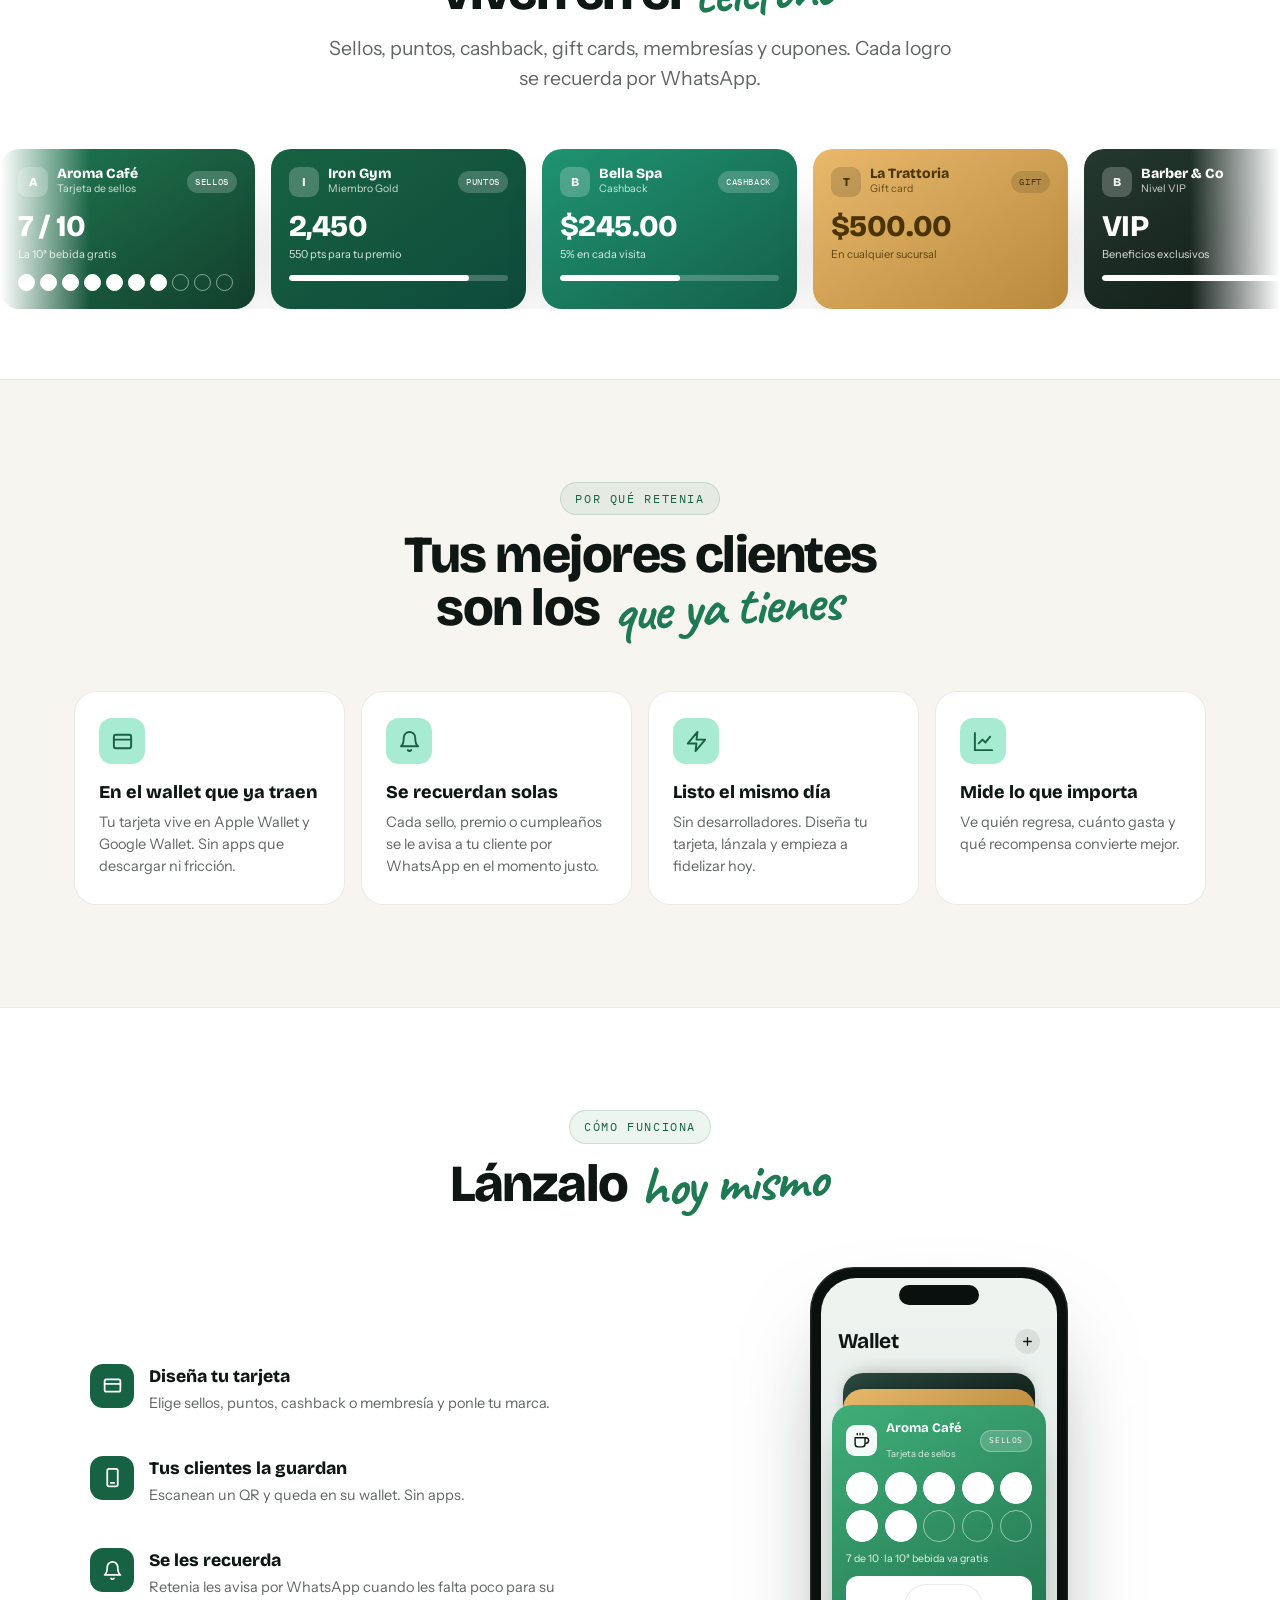
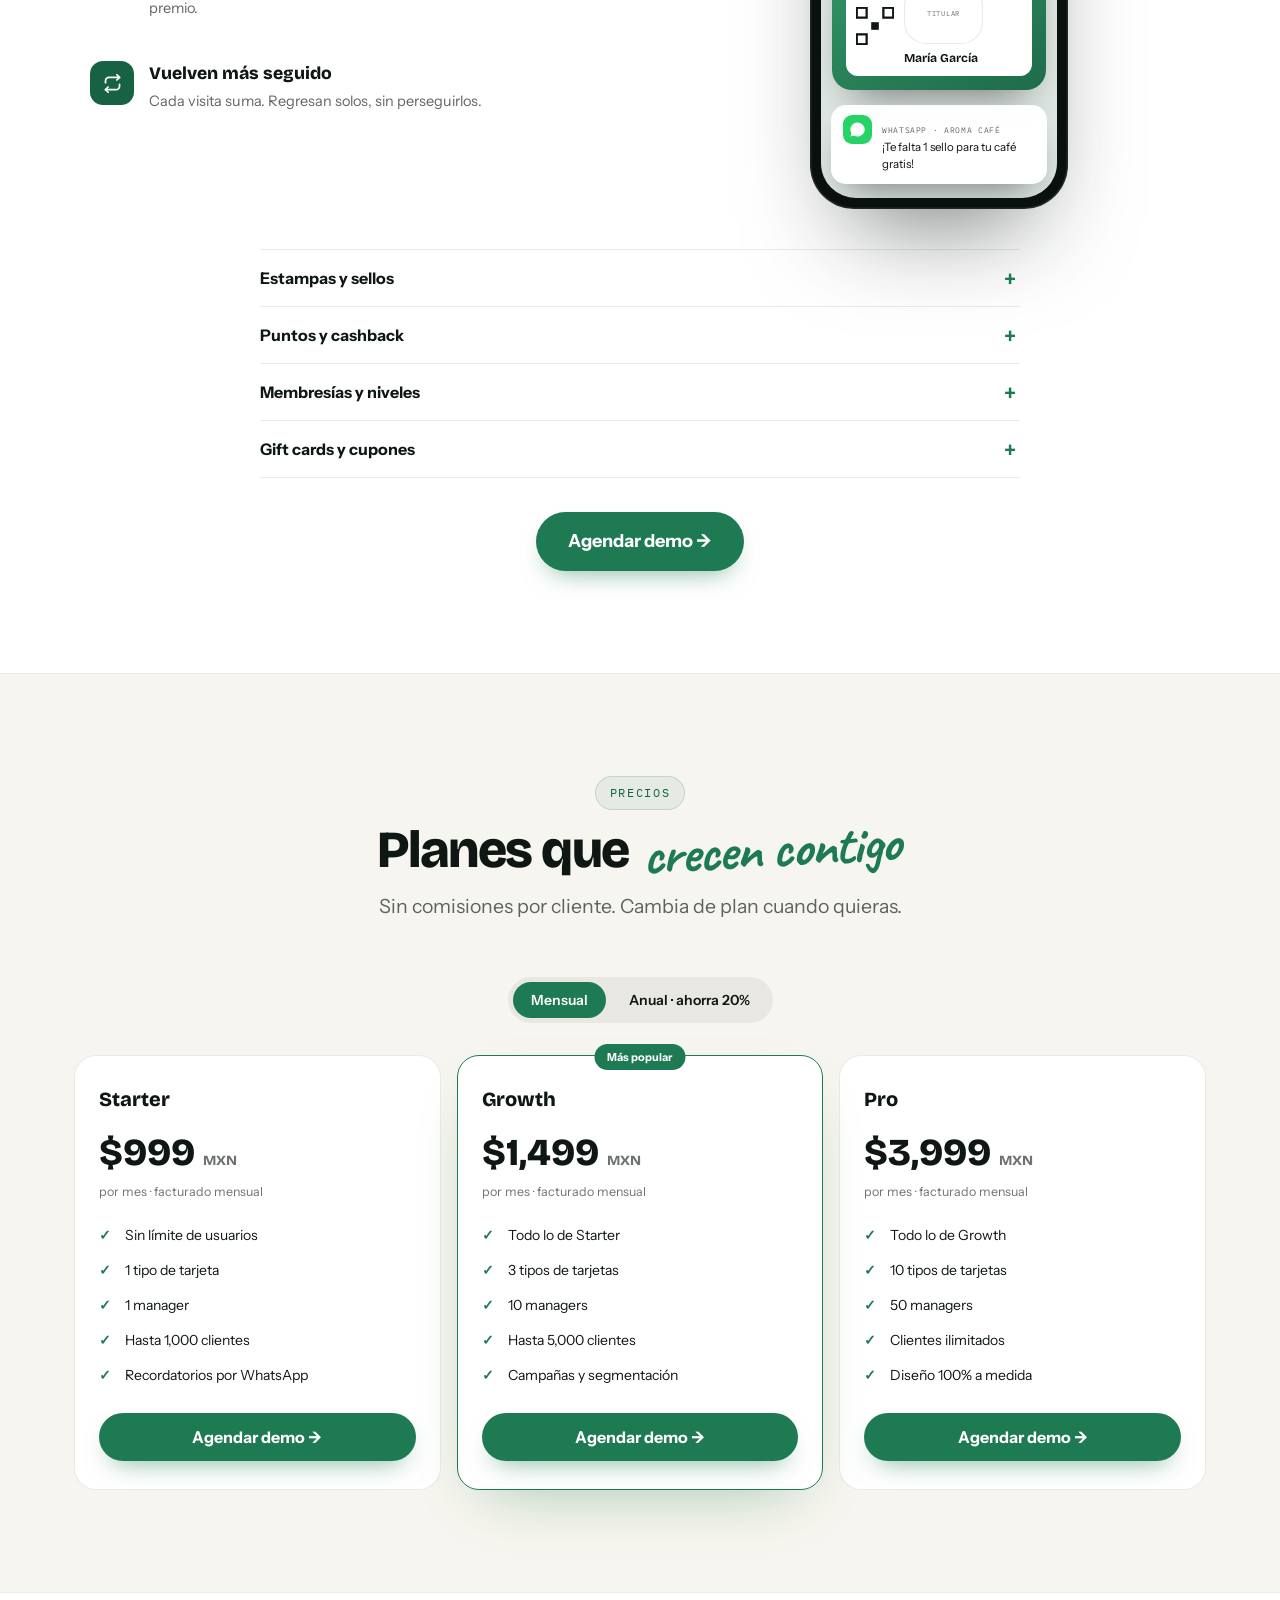
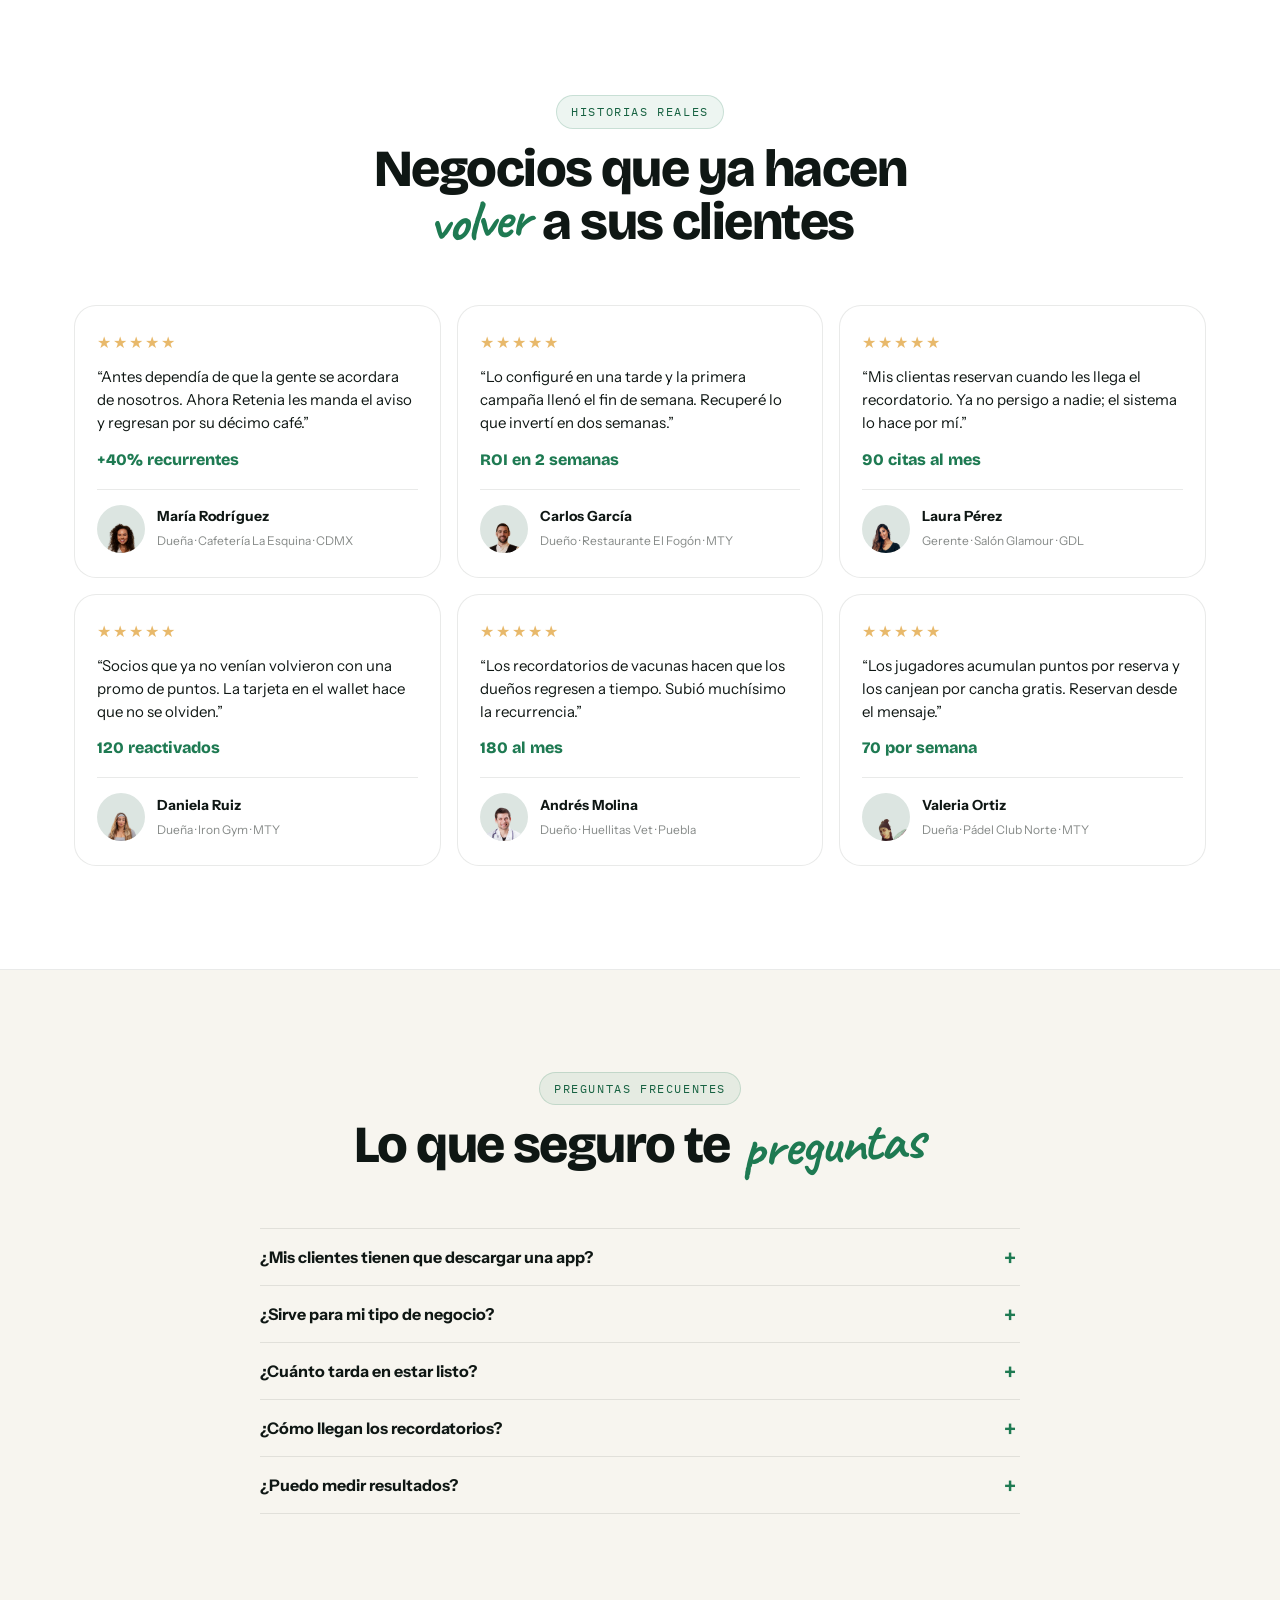
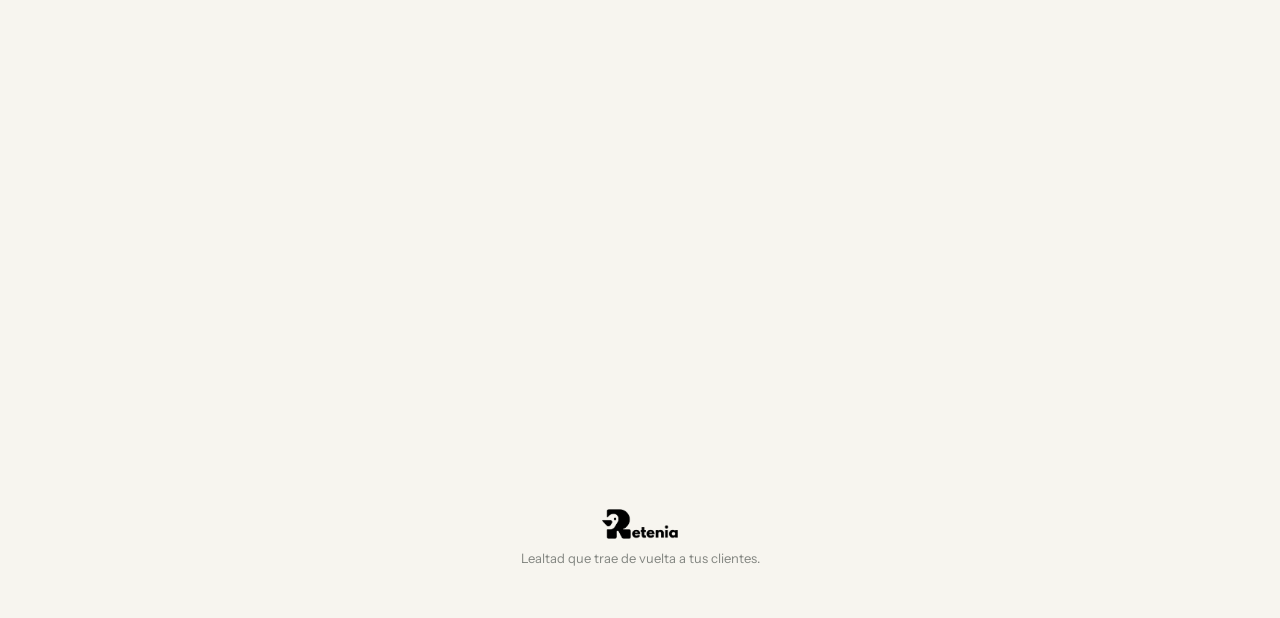
<file: lp/pro.html>
<!DOCTYPE html>
<html lang="es">
<head>
<meta charset="utf-8">
<meta name="viewport" content="width=device-width, initial-scale=1">
<!-- Meta Pixel -->
<script>
!function(f,b,e,v,n,t,s){if(f.fbq)return;n=f.fbq=function(){n.callMethod?n.callMethod.apply(n,arguments):n.queue.push(arguments)};if(!f._fbq)f._fbq=n;n.push=n;n.loaded=!0;n.version='2.0';n.queue=[];t=b.createElement(e);t.async=!0;t.src=v;s=b.getElementsByTagName(e)[0];s.parentNode.insertBefore(t,s)}(window,document,'script','https://connect.facebook.net/en_US/fbevents.js');
fbq('init','2223417451555632');fbq('track','PageView');
</script>
<noscript><img height="1" width="1" style="display:none" src="https://www.facebook.com/tr?id=2223417451555632&ev=PageView&noscript=1"/></noscript>
<!-- End Meta Pixel -->
<script src="/assets/track.js"></script>
<title>Retenia — Tus clientes vuelven solos</title>
<link rel="preconnect" href="https://fonts.googleapis.com">
<link rel="preconnect" href="https://fonts.gstatic.com" crossorigin>
<link href="https://fonts.googleapis.com/css2?family=Bricolage+Grotesque:opsz,wght@12..96,600;12..96,700;12..96,800&family=Instrument+Sans:wght@400;500;600&family=Caveat:wght@600;700&family=IBM+Plex+Mono:wght@500&display=swap" rel="stylesheet">
<style>
:root{
  --cream:#F7F5EF;--cream2:#EDE8DC;--paper:#FFFFFF;--ink:#0F1714;--ink70:rgba(15,23,20,.66);--ink50:rgba(15,23,20,.5);
  --verde:#1E7A52;--verde6:#176242;--bosque:#1E6B4A;--menta:#A8EBD3;--menta2:#7FD9B0;--oro:#E8B96B;--wa:#25D366;
  --line:rgba(15,23,20,.09);--shadow:0 30px 70px -36px rgba(15,23,20,.42);
  --disp:'Bricolage Grotesque',ui-sans-serif,sans-serif;--body:'Instrument Sans',ui-sans-serif,sans-serif;
  --script:'Caveat',cursive;--mono:'IBM Plex Mono',monospace;--ease:cubic-bezier(.22,.61,.36,1);
}
*{margin:0;padding:0;box-sizing:border-box}
html{scroll-behavior:smooth}
body{font-family:var(--body);color:var(--ink);background:var(--cream);-webkit-font-smoothing:antialiased;overflow-x:hidden;line-height:1.5}
body::before{content:"";position:fixed;inset:0;z-index:-2;background:
  radial-gradient(55% 45% at 82% 8%,rgba(168,235,211,.5),transparent 60%),
  radial-gradient(45% 40% at 10% 95%,rgba(127,217,176,.28),transparent 60%),var(--cream)}
body::after{content:"";position:fixed;inset:0;z-index:-1;pointer-events:none;opacity:.5;
  background-image:radial-gradient(rgba(15,23,20,.05) 1px,transparent 1.3px);background-size:22px 22px;
  -webkit-mask-image:linear-gradient(180deg,#000,transparent 40%);mask-image:linear-gradient(180deg,#000,transparent 40%)}
.wrap{max-width:1180px;margin:0 auto;padding:0 24px}
a{color:inherit}
/* nav */
.nav{position:sticky;top:0;z-index:50;backdrop-filter:blur(10px);background:rgba(247,245,239,.72);border-bottom:1px solid var(--line)}
.nav .in{display:flex;align-items:center;justify-content:space-between;padding:14px 0}
.brand{display:flex;align-items:center;gap:9px;text-decoration:none}
.brand img{height:30px;filter:brightness(0) saturate(100%) invert(30%) sepia(30%) saturate(1200%) hue-rotate(96deg) brightness(92%) contrast(90%)}
.brand b{font-family:var(--disp);font-weight:800;font-size:20px;letter-spacing:-.02em}
.cta{display:inline-flex;align-items:center;gap:.5em;background:var(--verde);color:#fff;font-family:var(--body);font-weight:700;font-size:16px;padding:12px 22px;border-radius:999px;text-decoration:none;border:0;cursor:pointer;position:relative;overflow:hidden;transition:transform .25s var(--ease),box-shadow .25s;box-shadow:0 12px 26px -12px rgba(30,122,82,.6)}
.cta:hover{transform:translateY(-2px);box-shadow:0 18px 34px -14px rgba(30,122,82,.7)}
.cta::after{content:"";position:absolute;top:0;left:-120%;width:60%;height:100%;background:linear-gradient(100deg,transparent,rgba(255,255,255,.35),transparent);transform:skewX(-18deg);transition:left .6s var(--ease)}
.cta:hover::after{left:140%}
.cta-lg{font-size:18px;padding:16px 32px}
.eyebrow{display:inline-flex;align-items:center;gap:8px;font-family:var(--mono);font-size:11.5px;letter-spacing:.14em;text-transform:uppercase;color:var(--verde6);background:rgba(30,122,82,.08);border:1px solid rgba(30,122,82,.18);padding:7px 14px;border-radius:999px}
.eyebrow .dot{width:7px;height:7px;border-radius:50%;background:var(--verde);box-shadow:0 0 0 0 rgba(30,122,82,.5);animation:pulse 2s infinite}
@keyframes pulse{0%,100%{box-shadow:0 0 0 0 rgba(30,122,82,.45)}50%{box-shadow:0 0 0 7px rgba(30,122,82,0)}}
h1{font-family:var(--disp);font-weight:800;font-size:clamp(40px,6vw,78px);line-height:.98;letter-spacing:-.035em;text-wrap:balance}
.scrpt{font-family:var(--script);font-weight:700;color:var(--verde);font-style:normal;display:inline-block;transform:rotate(-3deg);font-size:1.18em;line-height:.8;padding:0 .06em}
h2{font-family:var(--disp);font-weight:800;font-size:clamp(30px,4.4vw,52px);line-height:1.02;letter-spacing:-.03em;text-wrap:balance}
h2 .scrpt{font-size:1.1em}
.lead{font-size:clamp(16px,1.6vw,19.5px);color:var(--ink70);line-height:1.55}
/* HERO */
.hero{display:grid;grid-template-columns:1.02fr .98fr;gap:40px;align-items:center;padding:clamp(40px,7vw,92px) 0 clamp(50px,7vw,90px)}
.hero .lead{margin:22px 0 0;max-width:34ch}
.hero-cta{display:flex;align-items:center;gap:16px;margin-top:30px;flex-wrap:wrap}
.hero-cta .ghost{font-size:15px;color:var(--ink70);text-decoration:none;font-weight:600;display:inline-flex;align-items:center;gap:7px}
.hero-cta .ghost .pl{width:34px;height:34px;border-radius:50%;background:#fff;border:1px solid var(--line);display:grid;place-items:center;box-shadow:0 6px 16px -8px rgba(0,0,0,.3)}
.miniStats{display:flex;gap:28px;margin-top:34px;flex-wrap:wrap}
.miniStats .n{font-family:var(--disp);font-weight:800;font-size:26px;color:var(--verde)}
.miniStats .l{font-size:12px;color:var(--ink50);line-height:1.3;max-width:16ch}
/* hero stage con perspectiva + flotantes */
.stage{position:relative;perspective:1400px;display:flex;justify-content:center;align-items:center;min-height:540px}
.stage .glow{position:absolute;width:420px;height:420px;border-radius:50%;background:radial-gradient(closest-side,rgba(168,235,211,.6),transparent 70%);filter:blur(6px);z-index:0}
.dev, .float{transform-style:preserve-3d}
.devphone{position:relative;z-index:2;width:290px;aspect-ratio:9/19.3;border-radius:42px;background:#0b1210;padding:11px;box-shadow:0 60px 110px -40px rgba(15,23,20,.6),inset 0 0 0 1.5px rgba(255,255,255,.1);transform:rotateY(-14deg) rotateX(4deg) rotateZ(1deg);animation:floatY 7s var(--ease) infinite}
.devphone .notch{position:absolute;top:19px;left:50%;transform:translateX(-50%);width:84px;height:21px;background:#0b1210;border-radius:14px;z-index:4}
.devphone video{width:100%;height:100%;object-fit:cover;border-radius:33px;display:block;background:#0b1210}
@keyframes floatY{0%,100%{transform:rotateY(-14deg) rotateX(4deg) translateY(0)}50%{transform:rotateY(-14deg) rotateX(4deg) translateY(-14px)}}
.float{position:absolute;z-index:3;border-radius:18px}
.float.f-card{width:210px;z-index:1;top:54%;left:-6%;border-radius:18px;padding:15px 16px;color:#fff;background:linear-gradient(150deg,#3FAE78,#1E6B4A);box-shadow:0 34px 60px -26px rgba(15,23,20,.6);transform:rotateY(18deg) rotateZ(-7deg);animation:floatA 8s var(--ease) infinite}
.float.f-card .ct{display:flex;align-items:center;gap:8px}
.float.f-card .cd{width:26px;height:26px;border-radius:7px;background:rgba(255,255,255,.9);color:#0f1714;display:grid;place-items:center;font-family:var(--disp);font-weight:800;font-size:11px}
.float.f-card .cb{font-family:var(--disp);font-weight:700;font-size:12.5px}.float.f-card .cs{font-size:9px;opacity:.85}
.float.f-card .cstamps{display:flex;gap:5px;margin-top:11px}
.float.f-card .cstamps span{width:15px;height:15px;border-radius:50%;border:1.5px solid rgba(255,255,255,.55)}
.float.f-card .cstamps span.on{background:#fff;border-color:#fff}
.float.f-wa{top:9%;right:-4%;display:flex;align-items:center;gap:9px;background:#fff;border-radius:15px;padding:10px 13px;box-shadow:0 26px 50px -22px rgba(15,23,20,.5);transform:rotateZ(4deg);animation:floatB 6.5s var(--ease) infinite}
.float.f-wa .wi{width:30px;height:30px;border-radius:9px;background:var(--wa);color:#fff;display:grid;place-items:center;flex:none}
.float.f-wa .wi svg{width:17px;height:17px}
.float.f-wa b{font-family:var(--disp);font-size:12.5px;display:block}.float.f-wa small{font-size:10.5px;color:var(--ink50)}
.float.f-coin{top:2%;left:12%;width:54px;height:54px;border-radius:50%;background:radial-gradient(circle at 32% 28%,#F3D08A,#E8B96B 55%,#C79238);box-shadow:0 20px 34px -14px rgba(176,125,30,.7),inset 0 2px 3px rgba(255,255,255,.6);display:grid;place-items:center;color:#7a5410;font-family:var(--disp);font-weight:800;font-size:22px;transform:rotateZ(-8deg);animation:floatB 5.5s var(--ease) infinite .4s}
.float.f-heart{bottom:6%;right:4%;width:50px;height:50px;background:linear-gradient(145deg,#FF7A7A,#E8425A);border-radius:50% 50% 50% 0;transform:rotate(45deg) rotateZ(0);box-shadow:0 20px 34px -14px rgba(232,66,90,.6);animation:floatA 6s var(--ease) infinite .8s;display:grid;place-items:center}
.float.f-heart::before,.float.f-heart::after{content:"";position:absolute;width:50px;height:50px;background:inherit;border-radius:50%}
.float.f-heart::before{top:-25px;left:0}.float.f-heart::after{top:0;right:-25px}
@keyframes floatA{0%,100%{transform:rotateY(18deg) rotateZ(-7deg) translateY(0)}50%{transform:rotateY(18deg) rotateZ(-7deg) translateY(-16px)}}
@keyframes floatB{0%,100%{transform:translateY(0) rotateZ(4deg)}50%{transform:translateY(-12px) rotateZ(4deg)}}
/* STATEMENT */
.statement{padding:clamp(50px,7vw,96px) 0;text-align:center;position:relative;overflow:hidden}
.statement .big{font-family:var(--disp);font-weight:800;font-size:clamp(54px,13vw,170px);line-height:.9;letter-spacing:-.05em;color:var(--verde);display:flex;gap:clamp(14px,4vw,64px);justify-content:center;flex-wrap:wrap}
.statement .big .u{display:flex;flex-direction:column;align-items:center}
.statement .big .u small{font-family:var(--body);font-weight:600;font-size:15px;letter-spacing:0;color:var(--ink70);margin-top:12px;max-width:18ch;line-height:1.35}
.statement .src{font-family:var(--mono);font-size:11px;color:var(--ink50);letter-spacing:.05em;margin-top:6px}
.statement .kicker{font-family:var(--disp);font-weight:800;font-size:clamp(26px,3.6vw,42px);letter-spacing:-.03em;margin-bottom:clamp(36px,5vw,56px);text-wrap:balance}
/* sections */
.sec{padding:clamp(56px,8vw,104px) 0;position:relative}
.sec.band{background:var(--paper);border-top:1px solid var(--line);border-bottom:1px solid var(--line)}
.head{text-align:center;max-width:680px;margin:0 auto clamp(38px,5vw,56px)}
.head .lead{margin-top:14px}
/* marquee */
.marq{overflow:hidden;-webkit-mask-image:linear-gradient(90deg,transparent,#000 7%,#000 93%,transparent);mask-image:linear-gradient(90deg,transparent,#000 7%,#000 93%,transparent)}
.marq .track{display:flex;gap:16px;width:max-content;animation:scroll 38s linear infinite}
.marq:hover .track{animation-play-state:paused}
@keyframes scroll{to{transform:translateX(-50%)}}
.wcard{flex:0 0 255px;border-radius:20px;padding:18px;color:#fff;box-shadow:0 26px 50px -28px rgba(15,23,20,.5)}
.wcard.dk{color:#4a3406}
.wtop{display:flex;align-items:center;justify-content:space-between;margin-bottom:14px}
.wlogo{display:flex;align-items:center;gap:9px}
.wdot{width:30px;height:30px;border-radius:9px;background:rgba(255,255,255,.22);display:grid;place-items:center;font-family:var(--disp);font-weight:800;font-size:12px}
.wcard.dk .wdot{background:rgba(0,0,0,.14)}
.wb{font-family:var(--disp);font-weight:800;font-size:14px;line-height:1}.ws{font-size:10.5px;opacity:.8}
.wchip{font-family:var(--mono);font-size:9px;letter-spacing:.07em;background:rgba(255,255,255,.2);padding:4px 8px;border-radius:999px}.wcard.dk .wchip{background:rgba(0,0,0,.12)}
.wmetric{font-family:var(--disp);font-weight:800;font-size:30px;letter-spacing:-.02em;line-height:1}
.wnote{font-size:11px;opacity:.85;margin-top:5px}
.wbar{height:6px;border-radius:999px;background:rgba(255,255,255,.22);margin-top:12px;overflow:hidden}.wbar>i{display:block;height:100%;background:#fff;border-radius:999px}
.wstamps{display:flex;gap:5px;margin-top:11px}.wstamps span{width:17px;height:17px;border-radius:50%;border:1.5px solid rgba(255,255,255,.5)}.wstamps span.on{background:#fff;border-color:#fff}
/* grid cards */
.grid{display:grid;grid-template-columns:repeat(auto-fit,minmax(min(250px,100%),1fr));gap:16px}
.card{background:var(--paper);border:1px solid var(--line);border-radius:22px;padding:26px 24px;transition:transform .3s var(--ease),box-shadow .3s var(--ease)}
.card:hover{transform:translateY(-6px);box-shadow:var(--shadow)}
.card .ic{width:46px;height:46px;border-radius:13px;background:var(--menta);color:var(--verde6);display:grid;place-items:center;margin-bottom:15px}
.card .ic svg{width:23px;height:23px}
.card h3{font-family:var(--disp);font-weight:800;font-size:18px;margin-bottom:6px}
.card p{font-size:14.5px;color:var(--ink70);line-height:1.5}
/* split cómo funciona */
.split{display:grid;grid-template-columns:1fr 1fr;gap:clamp(30px,5vw,64px);align-items:center}
.steps{display:flex;flex-direction:column;gap:10px}
.step{display:flex;gap:15px;align-items:flex-start;padding:16px;border-radius:16px;transition:background .25s}
.step:hover{background:var(--paper)}
.step .sn{flex:none;width:44px;height:44px;border-radius:13px;background:var(--verde6);color:#fff;display:grid;place-items:center}
.step .sn svg{width:21px;height:21px}
.step h3{font-family:var(--disp);font-weight:800;font-size:17.5px;margin-bottom:3px}
.step p{font-size:14.5px;color:var(--ink70);line-height:1.45}
.phonewrap{display:flex;justify-content:center;gap:18px;flex-wrap:wrap}
/* celulares reales */
.mphone{position:relative;width:258px;max-width:80vw;background:#0A100E;border-radius:44px;padding:11px;box-shadow:0 50px 100px -40px rgba(15,23,20,.6),inset 0 0 0 1.5px rgba(255,255,255,.1)}
.mphone::before{content:"";position:absolute;top:18px;left:50%;transform:translateX(-50%);width:80px;height:20px;background:#0A100E;border-radius:14px;z-index:6}
.mscr{position:relative;border-radius:35px;overflow:hidden;background:linear-gradient(180deg,#EEF3F0,#DCE5E1);min-height:520px;padding:48px 11px 15px;display:flex;flex-direction:column}
.wt{display:flex;align-items:center;justify-content:space-between;padding:0 6px 6px;color:#0F1714}.wt b{font-family:var(--disp);font-size:21px;letter-spacing:-.03em}
.wt .ad{width:25px;height:25px;border-radius:50%;background:rgba(15,23,20,.08);display:grid;place-items:center}.wt .ad svg{width:13px;height:13px}
.stack{position:relative;margin-top:42px}
.peek{position:absolute;left:5%;right:5%;height:60px;border-radius:20px 20px 14px 14px;box-shadow:0 -7px 20px -10px rgba(0,0,0,.35)}
.peek.p1{top:-32px;background:linear-gradient(135deg,#2B4A3F,#13201B)}.peek.p2{top:-16px;background:linear-gradient(135deg,#E8B96B,#B98A3A)}
.gpass{position:relative;border-radius:20px;padding:14px;color:#fff;overflow:hidden;display:flex;flex-direction:column;gap:9px;background:linear-gradient(150deg,#3FAE78,#1E6B4A);box-shadow:0 22px 40px -20px rgba(0,0,0,.55)}
.gpass::after{content:"";position:absolute;top:0;bottom:0;left:-65%;width:42%;background:linear-gradient(100deg,transparent,rgba(255,255,255,.34),transparent);transform:skewX(-18deg);animation:shine 5s var(--ease) infinite}
@keyframes shine{0%,70%{left:-65%}100%{left:135%}}
.gtop{display:flex;align-items:center;gap:9px}.glogo{width:31px;height:31px;border-radius:9px;background:rgba(255,255,255,.94);color:#0f1714;display:grid;place-items:center}.glogo svg{width:17px;height:17px}
.gb{font-family:var(--disp);font-weight:700;font-size:13px}.gs{font-size:9.5px;opacity:.8}
.gchip{margin-left:auto;font-family:var(--mono);font-size:7.5px;letter-spacing:.08em;background:rgba(255,255,255,.18);border:1px solid rgba(255,255,255,.28);padding:4px 8px;border-radius:999px}
.gstamps{display:grid;grid-template-columns:repeat(5,1fr);gap:7px}.gstamps span{aspect-ratio:1;border-radius:50%;border:1.5px solid rgba(255,255,255,.5)}.gstamps span.on{background:#fff;border-color:#fff;animation:stampOn .4s var(--ease) both}
.gstamps span:nth-child(1){animation-delay:.2s}.gstamps span:nth-child(2){animation-delay:.33s}.gstamps span:nth-child(3){animation-delay:.46s}.gstamps span:nth-child(4){animation-delay:.59s}.gstamps span:nth-child(5){animation-delay:.72s}.gstamps span:nth-child(6){animation-delay:.85s}.gstamps span:nth-child(7){animation-delay:.98s}
@keyframes stampOn{from{background:transparent;transform:scale(.7)}60%{transform:scale(1.12)}to{background:#fff;transform:scale(1)}}
.gnote{font-size:10.5px;opacity:.9}
.gfoot{margin-top:auto;background:#fff;border-radius:12px;padding:8px 10px;display:flex;align-items:center;gap:10px}
.gfoot .qr{width:38px;height:38px;flex:none;color:#0f1714}.gfoot .t{font-family:var(--mono);font-size:7px;letter-spacing:.1em;text-transform:uppercase;color:#6b7470}.gfoot .n{font-family:var(--disp);font-weight:700;font-size:12px;color:#0f1714}
.gtoast{position:absolute;left:10px;right:10px;bottom:14px;background:rgba(255,255,255,.97);border-radius:15px;padding:10px 12px;display:flex;gap:10px;align-items:flex-start;box-shadow:0 18px 36px -16px rgba(0,0,0,.5);z-index:5}
.gtoast .ti{width:29px;height:29px;border-radius:9px;background:var(--wa);color:#fff;display:grid;place-items:center;flex:none}.gtoast .ti svg{width:17px;height:17px}
.gtoast small{font-family:var(--mono);font-size:8px;letter-spacing:.08em;text-transform:uppercase;color:#5f6864}.gtoast span{font-size:11.5px;color:#0f1714;display:block}
.chatscr{position:relative;border-radius:35px;overflow:hidden;background:#EFEAE2;min-height:520px;display:flex;flex-direction:column}
.chead{background:#1E6B4A;color:#fff;padding:48px 14px 11px;display:flex;align-items:center;gap:10px}
.cav{width:35px;height:35px;border-radius:50%;background:#fff;color:var(--verde);display:grid;place-items:center}.cav svg{width:18px;height:18px}
.cnm b{font-size:14px}.cnm span{font-size:10.5px;opacity:.85;display:flex;align-items:center;gap:4px}.cnm span svg{width:11px;height:11px;color:var(--wa)}
.cbody{flex:1;padding:14px 10px;display:flex;flex-direction:column;gap:8px;background-image:radial-gradient(rgba(15,23,20,.06) 1px,transparent 1.2px);background-size:14px 14px}
.cday{align-self:center;background:#fff;border-radius:8px;padding:3px 10px;font-size:11px;color:#55605b}
.bub{max-width:84%;padding:8px 10px 5px;border-radius:12px;font-size:12.5px;line-height:1.35;color:#111b17;box-shadow:0 1px 1px rgba(0,0,0,.08);display:flex;flex-direction:column}
.bub.in{background:#fff;align-self:flex-start;border-top-left-radius:4px}.bub.out{background:#D9FDD3;align-self:flex-end;border-top-right-radius:4px}
.bub time{align-self:flex-end;font-size:9.5px;color:#667570;margin-top:2px}
.bbtn{margin-top:8px;border-top:1px solid rgba(0,0,0,.08);padding:7px 0 3px;text-align:center;color:#167A5B;font-weight:600;display:flex;align-items:center;justify-content:center;gap:6px}.bbtn svg{width:14px;height:14px}
/* accordion */
.acc{margin-top:24px;border-top:1px solid var(--line)}
.q{border-bottom:1px solid var(--line)}
.q button{width:100%;text-align:left;background:none;border:0;font-family:inherit;font-weight:700;font-size:16px;color:inherit;padding:18px 40px 18px 0;cursor:pointer;position:relative}
.q button::after{content:"+";position:absolute;right:4px;top:16px;font-size:22px;color:var(--verde);transition:transform .25s}
.q.open button::after{content:"–"}
.q .a{max-height:0;overflow:hidden;transition:max-height .3s var(--ease);font-size:14.5px;color:var(--ink70);line-height:1.6}
.q.open .a{max-height:240px;padding-bottom:18px}
/* precios */
.toggle{display:flex;gap:5px;justify-content:center;margin:0 auto 32px;background:rgba(15,23,20,.06);border-radius:999px;padding:5px;width:max-content}
.toggle button{border:0;background:none;font-family:inherit;font-weight:600;font-size:14px;padding:9px 18px;border-radius:999px;cursor:pointer;color:var(--ink)}
.toggle button.on{background:var(--verde);color:#fff}
.plans{display:grid;grid-template-columns:repeat(3,1fr);gap:16px;align-items:stretch}
.plan{background:var(--paper);border:1px solid var(--line);border-radius:22px;padding:28px 24px;display:flex;flex-direction:column;transition:transform .3s var(--ease),box-shadow .3s}
.plan:hover{transform:translateY(-6px);box-shadow:var(--shadow)}
.plan.pop{border-color:var(--verde);box-shadow:0 24px 60px -30px rgba(30,122,82,.45);position:relative}
.plan .badge{position:absolute;top:-12px;left:50%;transform:translateX(-50%);background:var(--verde);color:#fff;font-size:11px;font-weight:700;padding:5px 13px;border-radius:999px}
.plan .pn{font-family:var(--disp);font-weight:800;font-size:20px}
.plan .pr{font-family:var(--disp);font-weight:800;font-size:38px;margin:10px 0 2px}.plan .pr small{font-size:14px;opacity:.6}
.plan .per{font-size:12.5px;opacity:.6;margin-bottom:16px}
.plan ul{list-style:none;margin:0 0 20px;flex:1}.plan li{font-size:14px;padding:7px 0 7px 26px;position:relative}.plan li::before{content:"✓";position:absolute;left:0;color:var(--verde);font-weight:800}
/* testimonios */
.tgrid{display:grid;grid-template-columns:repeat(auto-fit,minmax(min(300px,100%),1fr));gap:16px}
.t{background:var(--paper);border:1px solid var(--line);border-radius:22px;padding:24px 22px;transition:transform .3s var(--ease),box-shadow .3s}
.t:hover{transform:translateY(-5px);box-shadow:var(--shadow)}
.t .stars{color:var(--oro);letter-spacing:2px;margin-bottom:11px}
.t .q{font-size:15px;line-height:1.55;border:0}
.t .res{display:inline-block;margin-top:13px;font-family:var(--disp);font-weight:800;color:var(--verde)}
.t .who{display:flex;align-items:center;gap:12px;margin-top:17px;padding-top:15px;border-top:1px solid var(--line)}
.t .who img{width:48px;height:48px;border-radius:50%;object-fit:cover;object-position:50% 12%;background:#dce5e1}
.t .who b{font-size:14px;display:block}.t .who span{font-size:12px;color:var(--ink50)}
/* cta final */
.final{background:linear-gradient(160deg,#174F38,#1E6B4A 55%,#2B8C5D);color:#fff;border-radius:34px;margin:0 24px clamp(40px,6vw,70px);padding:clamp(50px,7vw,86px) 24px;text-align:center;position:relative;overflow:hidden}
.final::after{content:"";position:absolute;inset:0;background:radial-gradient(60% 70% at 50% -10%,rgba(168,235,211,.3),transparent 62%)}
.final h2{color:#fff;position:relative}.final .scrpt{color:var(--menta)}
.final .lead{color:rgba(255,255,255,.85);margin:14px auto 0;max-width:46ch;position:relative}
.final .cta{background:#fff;color:var(--ink);margin-top:28px;position:relative}
.final .cta:hover{background:#F0FBF5}
.final .micro{margin-top:13px;font-size:12.5px;color:rgba(255,255,255,.72);position:relative}
/* footer */
footer{text-align:center;padding:34px 24px 50px;color:var(--ink50);font-size:13px}
footer .brand{justify-content:center;margin-bottom:10px}
/* scroll reveal */
[data-reveal]{opacity:0;transform:translateY(26px);transition:opacity .7s var(--ease),transform .7s var(--ease)}
[data-reveal].in{opacity:1;transform:none}
@media(prefers-reduced-motion:reduce){[data-reveal]{opacity:1;transform:none;transition:none}.devphone,.float,.gpass::after{animation:none}}
@media(max-width:860px){
  .hero{grid-template-columns:1fr;gap:20px;text-align:center}.hero .lead,.miniStats{margin-left:auto;margin-right:auto}.hero-cta,.miniStats{justify-content:center}
  .split{grid-template-columns:1fr;gap:34px}
  .plans{grid-template-columns:1fr}
  .stage{min-height:520px;margin-top:10px}
  .float.f-card{left:0}.float.f-wa{right:0}
}
@media(max-width:560px){
  html,body{overflow-x:clip}
  h1{font-size:clamp(32px,8.5vw,46px)}
  .eyebrow{white-space:normal;font-size:10.5px;letter-spacing:.1em;text-align:center}
  .statement .big{flex-direction:column;gap:30px}
  .statement .big .u small{max-width:24ch}
  .float.f-coin,.float.f-heart{display:none}
  .devphone{transform:none;animation:floatY2 7s var(--ease) infinite;width:260px}
  .float.f-card{top:60%;left:-4%;transform:rotateZ(-6deg)}
  .float.f-wa{top:4%;right:-2%}
}
@keyframes floatY2{0%,100%{transform:translateY(0)}50%{transform:translateY(-12px)}}
</style>
</head>
<body>
<nav class="nav"><div class="wrap in">
  <a class="brand" href="/"><img src="/assets/logo.png" alt="Retenia"></a>
  <a class="cta" href="/agendar">Agendar demo</a>
</div></nav>

<main class="wrap">
  <!-- HERO -->
  <section class="hero">
    <div>
      <span class="eyebrow"><span class="dot"></span>Lealtad en el wallet · avisos por WhatsApp</span>
      <h1 style="margin-top:20px">Tus clientes<br>vuelven <span class="scrpt">solos.</span></h1>
      <p class="lead">Retenia pone una tarjeta de lealtad en el wallet de tus clientes y les recuerda volver por WhatsApp. Retener cuesta hasta <b>5× menos</b> que conseguir clientes nuevos.</p>
      <div class="hero-cta">
        <a class="cta cta-lg" href="/agendar">Agendar demo &rarr;</a>
        <a class="ghost" href="#como"><span class="pl">▶</span> Ver cómo funciona</a>
      </div>
      <div class="miniStats">
        <div><div class="n">5×</div><div class="l">más barato retener</div></div>
        <div><div class="n">+95%</div><div class="l">más utilidad</div></div>
        <div><div class="n">65%</div><div class="l">de tus ventas</div></div>
      </div>
    </div>
    <div class="stage">
      <div class="glow"></div>
      <div class="devphone"><div class="notch"></div>
        <video src="/video/demo2.mp4" poster="/video/demo2-poster.jpg" autoplay muted loop playsinline preload="metadata"></video>
      </div>
      <div class="float f-coin">★</div>
      <div class="float f-wa"><span class="wi"><svg viewBox="0 0 24 24" fill="currentColor"><path d="M12 2a10 10 0 0 0-8.7 15l-1.3 4.8 4.9-1.3A10 10 0 1 0 12 2Z"/></svg></span><div><b>+1 sello ☕</b><small>Te falta 1 para tu café</small></div></div>
      <div class="float f-card">
        <div class="ct"><span class="cd">A</span><div><div class="cb">Aroma Café</div><div class="cs">Tarjeta de sellos</div></div></div>
        <div class="cstamps"><span class="on"></span><span class="on"></span><span class="on"></span><span class="on"></span><span class="on"></span><span class="on"></span><span class="on"></span><span></span><span></span><span></span></div>
      </div>
      <div class="float f-heart"></div>
    </div>
  </section>
</main>

<!-- STATEMENT -->
<section class="statement">
  <div class="wrap">
    <div class="kicker" data-reveal>Retener cuesta menos que <span class="scrpt">volver a empezar</span></div>
    <div class="big">
      <div class="u" data-reveal>5×<small>más barato retener que adquirir</small><span class="src">Invesp</span></div>
      <div class="u" data-reveal>+95%<small>más utilidad subiendo la retención 5%</small><span class="src">Bain &amp; Company</span></div>
      <div class="u" data-reveal>65%<small>de las ventas vienen de clientes actuales</small><span class="src">Benchmark</span></div>
    </div>
  </div>
</section>

<!-- MARQUEE -->
<section class="sec band" style="padding-top:clamp(40px,6vw,70px);padding-bottom:clamp(40px,6vw,70px)">
  <div class="wrap head" data-reveal>
    <span class="eyebrow">Así se ven en el wallet</span>
    <h2 style="margin-top:14px">Tarjetas que viven en el <span class="scrpt">teléfono</span></h2>
    <p class="lead">Sellos, puntos, cashback, gift cards, membresías y cupones. Cada logro se recuerda por WhatsApp.</p>
  </div>
  <div class="marq" data-reveal><div class="track" id="mtrack"></div></div>
</section>

<!-- VENTAJAS -->
<section class="sec">
  <div class="wrap">
    <div class="head" data-reveal><span class="eyebrow">Por qué Retenia</span><h2 style="margin-top:14px">Tus mejores clientes son los <span class="scrpt">que ya tienes</span></h2></div>
    <div class="grid" id="benefits"></div>
  </div>
</section>

<!-- CÓMO FUNCIONA -->
<section class="sec band" id="como">
  <div class="wrap">
    <div class="head" data-reveal><span class="eyebrow">Cómo funciona</span><h2 style="margin-top:14px">Lánzalo <span class="scrpt">hoy mismo</span></h2></div>
    <div class="split">
      <div class="steps" id="steps"></div>
      <div class="phonewrap" data-reveal>
        <div class="mphone"><div class="mscr">
          <div class="wt"><b>Wallet</b><span class="ad"><svg viewBox="0 0 24 24" fill="none" stroke="currentColor" stroke-width="2.4" stroke-linecap="round"><path d="M12 5v14M5 12h14"/></svg></span></div>
          <div class="stack"><div class="peek p1"></div><div class="peek p2"></div>
            <div class="gpass">
              <div class="gtop"><span class="glogo"><svg viewBox="0 0 24 24" fill="none" stroke="currentColor" stroke-width="2" stroke-linecap="round" stroke-linejoin="round"><path d="M17 8h1a4 4 0 0 1 0 8h-1M3 8h14v9a4 4 0 0 1-4 4H7a4 4 0 0 1-4-4ZM6 2v2M10 2v2M14 2v2"/></svg></span><span><span class="gb" style="display:block">Aroma Café</span><span class="gs">Tarjeta de sellos</span></span><span class="gchip">SELLOS</span></div>
              <div class="gstamps"><span class="on"></span><span class="on"></span><span class="on"></span><span class="on"></span><span class="on"></span><span class="on"></span><span class="on"></span><span></span><span></span><span></span></div>
              <div class="gnote">7 de 10 · la 10ª bebida va gratis</div>
              <div class="gfoot"><svg class="qr" viewBox="0 0 100 100"><rect x="2" y="2" width="26" height="26" fill="none" stroke="currentColor" stroke-width="6"/><rect x="72" y="2" width="26" height="26" fill="none" stroke="currentColor" stroke-width="6"/><rect x="2" y="72" width="26" height="26" fill="none" stroke="currentColor" stroke-width="6"/><rect x="40" y="40" width="20" height="20" fill="currentColor"/></svg><span><span class="t" style="display:block">Titular</span><span class="n">María García</span></span></div>
            </div>
          </div>
          <div class="gtoast"><span class="ti"><svg viewBox="0 0 24 24" fill="currentColor"><path d="M12 2a10 10 0 0 0-8.7 15l-1.3 4.8 4.9-1.3A10 10 0 1 0 12 2Z"/></svg></span><div><small>WhatsApp · Aroma Café</small><span>¡Te falta 1 sello para tu café gratis!</span></div></div>
        </div></div>
      </div>
    </div>
    <div class="acc" id="accFeat" style="max-width:760px;margin:40px auto 0"></div>
    <div style="text-align:center;margin-top:34px" data-reveal><a class="cta cta-lg" href="/agendar">Agendar demo &rarr;</a></div>
  </div>
</section>

<!-- PRECIOS -->
<section class="sec" id="precios">
  <div class="wrap">
    <div class="head" data-reveal><span class="eyebrow">Precios</span><h2 style="margin-top:14px">Planes que <span class="scrpt">crecen contigo</span></h2><p class="lead">Sin comisiones por cliente. Cambia de plan cuando quieras.</p></div>
    <div class="toggle" data-reveal><button class="on" data-cyc="m">Mensual</button><button data-cyc="a">Anual · ahorra 20%</button></div>
    <div class="plans" id="plans"></div>
  </div>
</section>

<!-- TESTIMONIOS -->
<section class="sec band">
  <div class="wrap">
    <div class="head" data-reveal><span class="eyebrow">Historias reales</span><h2 style="margin-top:14px">Negocios que ya hacen <span class="scrpt">volver</span> a sus clientes</h2></div>
    <div class="tgrid" id="testi"></div>
  </div>
</section>

<!-- FAQ -->
<section class="sec">
  <div class="wrap">
    <div class="head" data-reveal><span class="eyebrow">Preguntas frecuentes</span><h2 style="margin-top:14px">Lo que seguro te <span class="scrpt">preguntas</span></h2></div>
    <div class="acc" id="faq" style="max-width:760px;margin:0 auto"></div>
  </div>
</section>

<!-- CTA FINAL -->
<section class="final" data-reveal>
  <h2>¿Listo para que tus clientes <span class="scrpt">vuelvan solos</span>?</h2>
  <p class="lead">Agenda una demo de 30 minutos, personalizada para tu negocio.</p>
  <a class="cta cta-lg" href="/agendar">Agendar demo &rarr;</a>
  <div class="micro">Sin compromiso · te mostramos Retenia en vivo</div>
</section>

<footer>
  <a class="brand" href="/"><img src="/assets/logo.png" alt="Retenia" style="filter:brightness(0)"></a>
  <div>Lealtad que trae de vuelta a tus clientes.</div>
</footer>

<script>
(function(){
  // ---- data ----
  var WC=[
    {i:'A',b:'Aroma Café',s:'Tarjeta de sellos',chip:'SELLOS',m:'7 / 10',n:'La 10ª bebida gratis',g:'linear-gradient(145deg,#1E7A52,#133f2c)',st:7},
    {i:'I',b:'Iron Gym',s:'Miembro Gold',chip:'PUNTOS',m:'2,450',n:'550 pts para tu premio',g:'linear-gradient(145deg,#176242,#0e4a3b)',bar:82},
    {i:'B',b:'Bella Spa',s:'Cashback',chip:'CASHBACK',m:'$245.00',n:'5% en cada visita',g:'linear-gradient(145deg,#1F9371,#14604a)',bar:55},
    {i:'T',b:'La Trattoria',s:'Gift card',chip:'GIFT',m:'$500.00',n:'En cualquier sucursal',g:'linear-gradient(145deg,#E8B96B,#b98a3e)',dk:1},
    {i:'B',b:'Barber & Co',s:'Nivel VIP',chip:'NIVEL',m:'VIP',n:'Beneficios exclusivos',g:'linear-gradient(145deg,#24392f,#0f1714)',bar:100},
    {i:'D',b:'Dulce Pan',s:'Promo',chip:'PROMO',m:'2 × 1',n:'Pan recién horneado',g:'linear-gradient(145deg,#2B8C5D,#1E6B4A)'}
  ];
  function wc(c){var ex=c.st!=null?'<div class="wstamps">'+Array.apply(null,{length:10}).map(function(_,i){return '<span class="'+(i<c.st?'on':'')+'"></span>';}).join('')+'</div>':(c.bar?'<div class="wbar"><i style="width:'+c.bar+'%"></i></div>':'');
    return '<div class="wcard'+(c.dk?' dk':'')+'" style="background:'+c.g+'"><div class="wtop"><div class="wlogo"><div class="wdot">'+c.i+'</div><div><div class="wb">'+c.b+'</div><div class="ws">'+c.s+'</div></div></div><span class="wchip">'+c.chip+'</span></div><div class="wmetric">'+c.m+'</div><div class="wnote">'+c.n+'</div>'+ex+'</div>';}
  var wcs=WC.map(wc).join('');document.getElementById('mtrack').innerHTML=wcs+wcs;

  function ico(p){return '<svg viewBox="0 0 24 24" fill="none" stroke="currentColor" stroke-width="2" stroke-linecap="round" stroke-linejoin="round">'+p+'</svg>';}
  var BEN=[
    [ico('<rect x="3" y="5" width="18" height="14" rx="2"/><path d="M3 10h18"/>'),'En el wallet que ya traen','Tu tarjeta vive en Apple Wallet y Google Wallet. Sin apps que descargar ni fricción.'],
    [ico('<path d="M18 8a6 6 0 1 0-12 0c0 7-3 9-3 9h18s-3-2-3-9"/><path d="M13.7 21a2 2 0 0 1-3.4 0"/>'),'Se recuerdan solas','Cada sello, premio o cumpleaños se le avisa a tu cliente por WhatsApp en el momento justo.'],
    [ico('<path d="M13 2 3 14h9l-1 8 10-12h-9z"/>'),'Listo el mismo día','Sin desarrolladores. Diseña tu tarjeta, lánzala y empieza a fidelizar hoy.'],
    [ico('<path d="M3 3v18h18"/><path d="M7 14l4-4 3 3 5-6"/>'),'Mide lo que importa','Ve quién regresa, cuánto gasta y qué recompensa convierte mejor.']
  ];
  document.getElementById('benefits').innerHTML=BEN.map(function(b){return '<div class="card" data-reveal><div class="ic">'+b[0]+'</div><h3>'+b[1]+'</h3><p>'+b[2]+'</p></div>';}).join('');

  var STEPS=[
    [ico('<rect x="3" y="5" width="18" height="14" rx="2"/><path d="M3 10h18"/>'),'Diseña tu tarjeta','Elige sellos, puntos, cashback o membresía y ponle tu marca.'],
    [ico('<rect x="6" y="2" width="12" height="20" rx="2"/><path d="M10 18h4"/>'),'Tus clientes la guardan','Escanean un QR y queda en su wallet. Sin apps.'],
    [ico('<path d="M18 8a6 6 0 1 0-12 0c0 7-3 9-3 9h18s-3-2-3-9"/><path d="M13.7 21a2 2 0 0 1-3.4 0"/>'),'Se les recuerda','Retenia les avisa por WhatsApp cuando les falta poco para su premio.'],
    [ico('<path d="M17 2l3 3-3 3"/><path d="M4 11V9a4 4 0 0 1 4-4h12"/><path d="M7 22l-3-3 3-3"/><path d="M20 13v2a4 4 0 0 1-4 4H4"/>'),'Vuelven más seguido','Cada visita suma. Regresan solos, sin perseguirlos.']
  ];
  document.getElementById('steps').innerHTML=STEPS.map(function(s,i){return '<div class="step" data-reveal><div class="sn">'+s[0]+'</div><div><h3>'+s[1]+'</h3><p>'+s[2]+'</p></div></div>';}).join('');

  var AF=[
    ['Estampas y sellos','"Compra 9, el 10 gratis". Y un WhatsApp cuando le falten pocos.'],
    ['Puntos y cashback','Acumula y canjea. Reembolsos que impulsan la próxima compra.'],
    ['Membresías y niveles','Clientes VIP con beneficios que dan estatus y recurrencia.'],
    ['Gift cards y cupones','Regalos y promos que llegan directo al wallet y al chat.']
  ];
  document.getElementById('accFeat').innerHTML=AF.map(function(f){return '<div class="q"><button type="button">'+f[0]+'</button><div class="a">'+f[1]+'</div></div>';}).join('');

  var PLANS=[
    {n:'Starter',m:999,a:799,f:['Sin límite de usuarios','1 tipo de tarjeta','1 manager','Hasta 1,000 clientes','Recordatorios por WhatsApp']},
    {n:'Growth',m:1499,a:1199,pop:1,f:['Todo lo de Starter','3 tipos de tarjetas','10 managers','Hasta 5,000 clientes','Campañas y segmentación']},
    {n:'Pro',m:3999,a:3199,f:['Todo lo de Growth','10 tipos de tarjetas','50 managers','Clientes ilimitados','Diseño 100% a medida']}
  ];
  function money(x){return '$'+x.toLocaleString('es-MX');}
  function renderPlans(cyc){document.getElementById('plans').innerHTML=PLANS.map(function(p){return '<div class="plan'+(p.pop?' pop':'')+'" data-reveal>'+(p.pop?'<span class="badge">Más popular</span>':'')+'<div class="pn">'+p.n+'</div><div class="pr">'+money(cyc==='a'?p.a:p.m)+' <small>MXN</small></div><div class="per">por mes · facturado '+(cyc==='a'?'anual':'mensual')+'</div><ul>'+p.f.map(function(x){return '<li>'+x+'</li>';}).join('')+'</ul><a class="cta" href="/agendar" style="justify-content:center">Agendar demo &rarr;</a></div>';}).join('');obs();}
  renderPlans('m');
  document.querySelectorAll('.toggle button').forEach(function(b){b.addEventListener('click',function(){document.querySelectorAll('.toggle button').forEach(function(x){x.classList.remove('on')});b.classList.add('on');renderPlans(b.getAttribute('data-cyc'));});});

  var TESTI=[
    ['/heroimages/4.png','María Rodríguez','Dueña · Cafetería La Esquina · CDMX','Antes dependía de que la gente se acordara de nosotros. Ahora Retenia les manda el aviso y regresan por su décimo café.','+40% recurrentes'],
    ['/heroimages/1.png','Carlos García','Dueño · Restaurante El Fogón · MTY','Lo configuré en una tarde y la primera campaña llenó el fin de semana. Recuperé lo que invertí en dos semanas.','ROI en 2 semanas'],
    ['/heroimages/2.png','Laura Pérez','Gerente · Salón Glamour · GDL','Mis clientas reservan cuando les llega el recordatorio. Ya no persigo a nadie; el sistema lo hace por mí.','90 citas al mes'],
    ['/heroimages/5.png','Daniela Ruiz','Dueña · Iron Gym · MTY','Socios que ya no venían volvieron con una promo de puntos. La tarjeta en el wallet hace que no se olviden.','120 reactivados'],
    ['/heroimages/7.png','Andrés Molina','Dueño · Huellitas Vet · Puebla','Los recordatorios de vacunas hacen que los dueños regresen a tiempo. Subió muchísimo la recurrencia.','180 al mes'],
    ['/heroimages/6.png','Valeria Ortiz','Dueña · Pádel Club Norte · MTY','Los jugadores acumulan puntos por reserva y los canjean por cancha gratis. Reservan desde el mensaje.','70 por semana']
  ];
  document.getElementById('testi').innerHTML=TESTI.map(function(t){return '<div class="t" data-reveal><div class="stars">★★★★★</div><p class="q">“'+t[3]+'”</p><span class="res">'+t[4]+'</span><div class="who"><img src="'+t[0]+'" alt="'+t[1]+'" loading="lazy"><div><b>'+t[1]+'</b><span>'+t[2]+'</span></div></div></div>';}).join('');

  var FAQ=[
    ['¿Mis clientes tienen que descargar una app?','No. La tarjeta se guarda en Apple Wallet o Google Wallet, que ya vienen en el teléfono.'],
    ['¿Sirve para mi tipo de negocio?','Sí. Cafeterías, restaurantes, gimnasios, salones, retail, consultorios, veterinarias y más.'],
    ['¿Cuánto tarda en estar listo?','Minutos. Diseñas tu tarjeta y la lanzas el mismo día, sin desarrolladores.'],
    ['¿Cómo llegan los recordatorios?','Por WhatsApp (y otros canales como complemento), en el momento justo.'],
    ['¿Puedo medir resultados?','Sí. Ves quién regresa, cada cuánto, cuánto gasta y qué recompensa convierte mejor.']
  ];
  document.getElementById('faq').innerHTML=FAQ.map(function(f){return '<div class="q"><button type="button">'+f[0]+'</button><div class="a">'+f[1]+'</div></div>';}).join('');

  // acordeones (delegado)
  document.addEventListener('click',function(e){var b=e.target.closest&&e.target.closest('.acc .q button');if(b)b.parentElement.classList.toggle('open');});

  // scroll reveal
  var io;
  function obs(){
    var els=document.querySelectorAll('[data-reveal]:not(.in)');
    if(!('IntersectionObserver' in window)){els.forEach(function(el){el.classList.add('in')});return;}
    if(!io)io=new IntersectionObserver(function(ents){ents.forEach(function(en){if(en.isIntersecting){var sibs=[].slice.call(en.target.parentElement.children).filter(function(x){return x.hasAttribute('data-reveal')});var idx=sibs.indexOf(en.target);en.target.style.transitionDelay=(Math.max(0,idx)*0.08)+'s';en.target.classList.add('in');io.unobserve(en.target);}});},{rootMargin:'0px 0px -8% 0px'});
    els.forEach(function(el){io.observe(el)});
  }
  obs();
})();
</script>
<!-- Sticky CTA movil -->
<style>
#rt-sticky{position:fixed;left:12px;right:12px;bottom:12px;z-index:2147483000;display:none;align-items:center;justify-content:center;text-align:center;padding:15px 20px;border-radius:999px;background:#1E7A52;color:#fff;font-family:'Instrument Sans',system-ui,sans-serif;font-weight:700;font-size:16px;line-height:1.1;text-decoration:none;box-shadow:0 16px 34px -10px rgba(0,0,0,.55);-webkit-tap-highlight-color:transparent;transition:transform .15s,background .15s;animation:rtup .5s cubic-bezier(.22,1,.36,1) both}
#rt-sticky:active{background:#176242;transform:scale(.98)}
@keyframes rtup{from{opacity:0;transform:translateY(20px)}to{opacity:1;transform:none}}
@media(max-width:760px){#rt-sticky{display:flex}}
@supports(padding:max(0px)){@media(max-width:760px){#rt-sticky{bottom:max(12px,env(safe-area-inset-bottom))}}}
@media(prefers-reduced-motion:reduce){#rt-sticky{animation:none}}
</style>
<a id="rt-sticky" href="/agendar" aria-label="Agendar demo">Fideliza a tus clientes hoy →</a>
<!-- End Sticky CTA -->
</body>
</html>
</file>
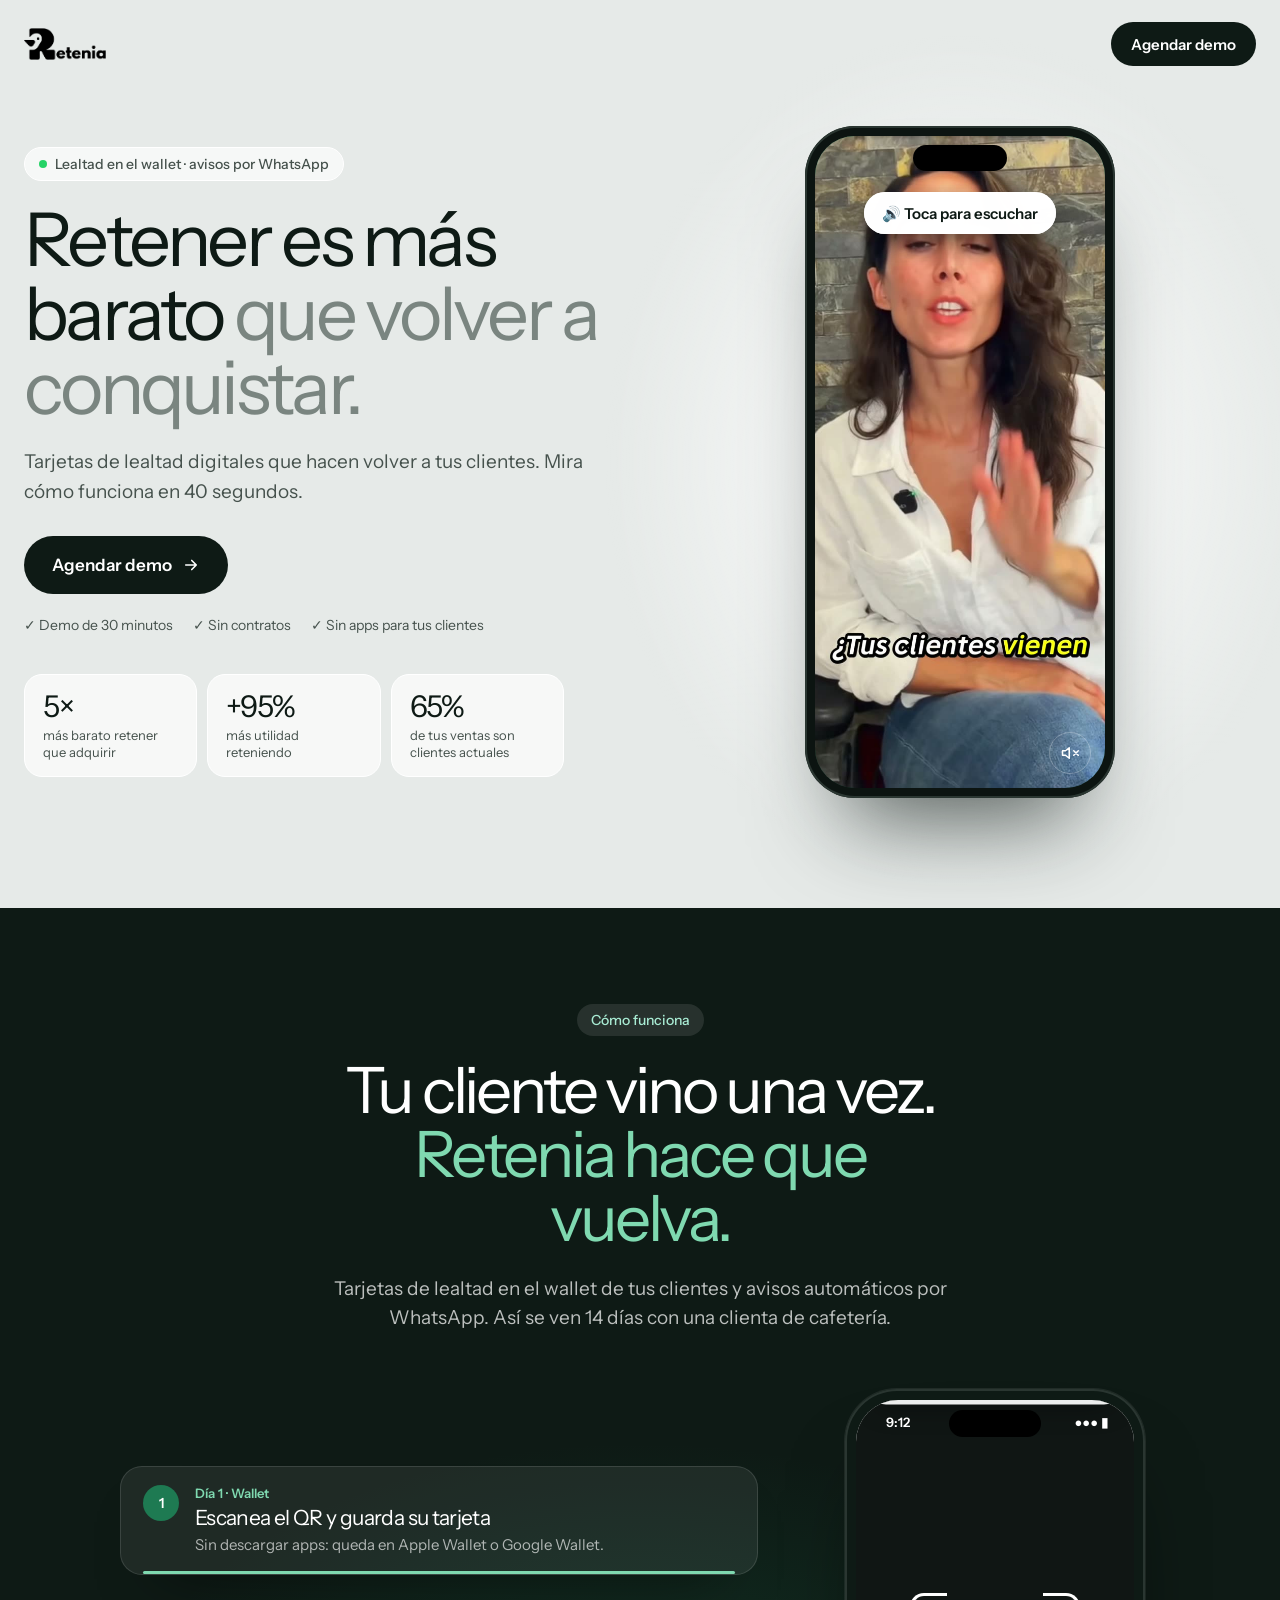
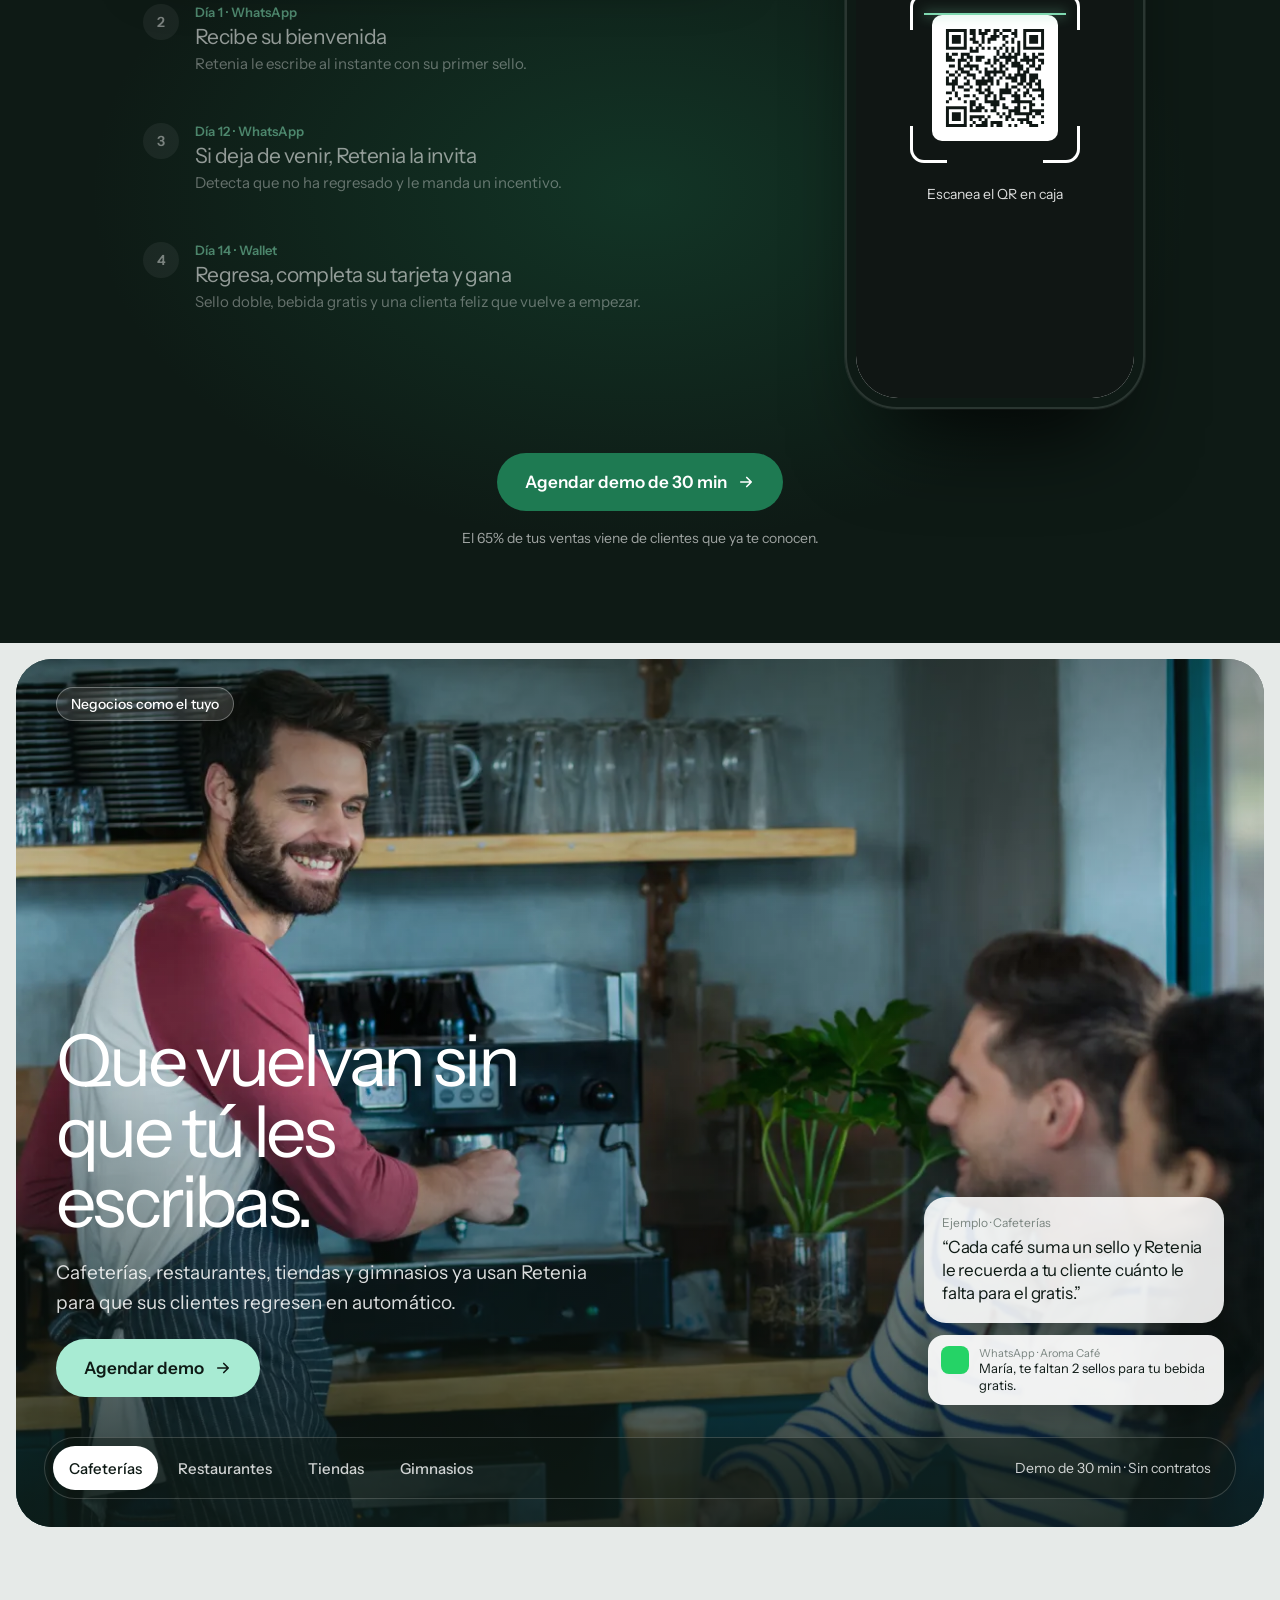
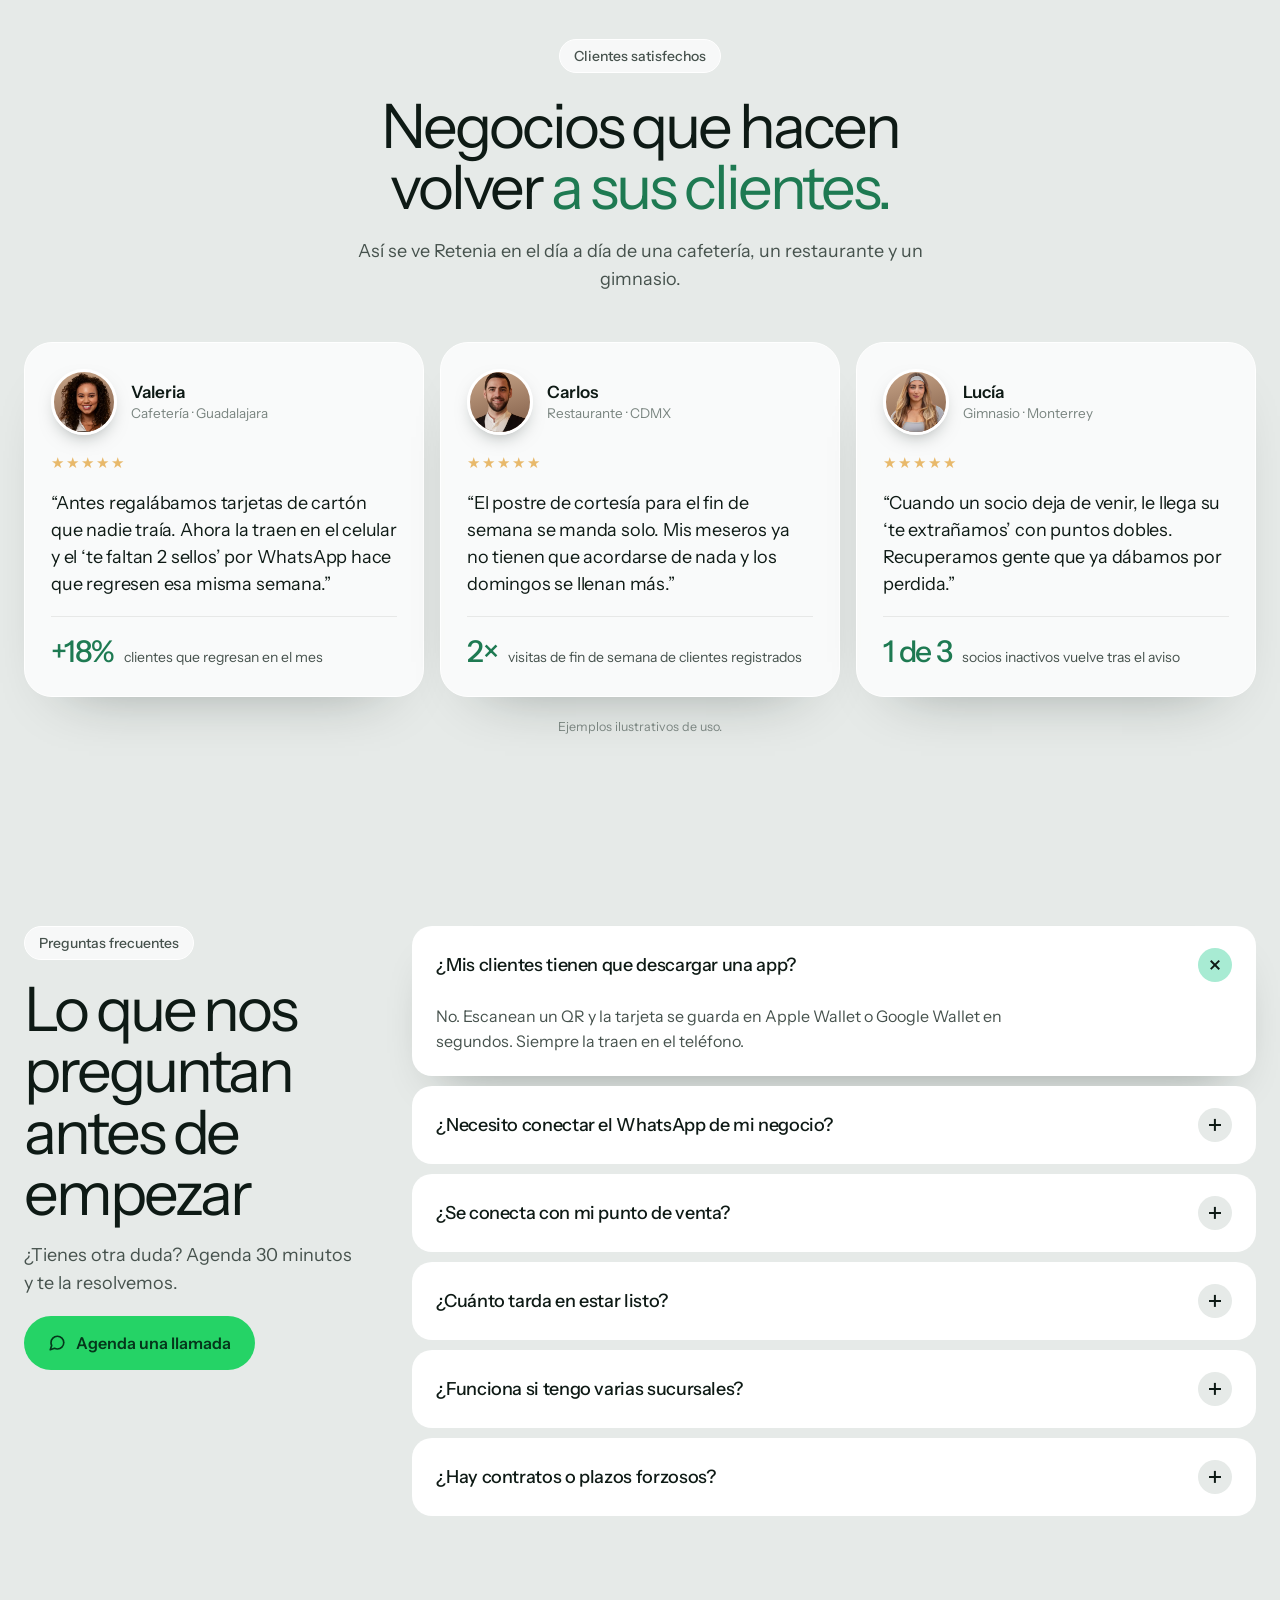
<file: lp/v1.html>
<!DOCTYPE html>
<html lang="es">
<head>
<meta charset="utf-8">
<meta name="viewport" content="width=device-width, initial-scale=1, viewport-fit=cover">
<title>Retenia — Tarjetas de lealtad para tu negocio</title>
<meta name="description" content="Tarjetas de lealtad en el wallet de tus clientes y avisos automáticos por WhatsApp para que regresen. Agenda una demo de 30 minutos.">
<meta property="og:title" content="Retenia — Tarjetas de lealtad para tu negocio">
<meta property="og:description" content="Tus clientes guardan tu tarjeta en su wallet y Retenia les recuerda volver por WhatsApp.">
<meta property="og:url" content="https://retenia.mx/lp/v1">
<meta property="og:type" content="website">
<link rel="icon" href="/assets/logo.png">
<link rel="preconnect" href="https://fonts.googleapis.com">
<link rel="preconnect" href="https://fonts.gstatic.com" crossorigin>
<link rel="stylesheet" href="https://fonts.googleapis.com/css2?family=Instrument+Sans:wght@400;500;600;700&display=swap">
<link rel="preload" as="image" href="/video/demo2-poster.jpg">
<!-- Meta Pixel -->
<script>
!function(f,b,e,v,n,t,s){if(f.fbq)return;n=f.fbq=function(){n.callMethod?n.callMethod.apply(n,arguments):n.queue.push(arguments)};if(!f._fbq)f._fbq=n;n.push=n;n.loaded=!0;n.version='2.0';n.queue=[];t=b.createElement(e);t.async=!0;t.src=v;s=b.getElementsByTagName(e)[0];s.parentNode.insertBefore(t,s)}(window,document,'script','https://connect.facebook.net/en_US/fbevents.js');
fbq('init','2223417451555632');fbq('track','PageView');
</script>
<noscript><img loading="lazy" height="1" width="1" style="display:none" src="https://www.facebook.com/tr?id=2223417451555632&ev=PageView&noscript=1"/></noscript>
<!-- End Meta Pixel -->
<script src="/assets/track.js"></script>
<script>
/* rt-lp-video: el video intenta arrancar CON sonido; si el navegador lo bloquea,
   arranca en silencio y el sonido se activa en el primer toque/clic en la página. */
(function(){
  var unlocked=false;
  function vids(){return document.querySelectorAll('video.rt-v');}
  function pills(show){document.querySelectorAll('.rt-pill').forEach(function(p){p.style.display=show?'inline-flex':'none';});}
  function setUi(on){document.querySelectorAll('.rt-mute').forEach(function(x){if(x.classList.contains('rt-pill'))return;x.setAttribute('aria-label',on?'Silenciar':'Activar sonido');x.style.background=on?'#1E7A52':'';});pills(!on);}
  function addPill(v){if(v.__pill)return;v.__pill=1;var b=document.createElement('span');b.className='rt-mute rt-pill';b.setAttribute('role','button');b.setAttribute('aria-label','Activar sonido');
    b.textContent='🔊 Toca para escuchar';b.style.cssText='display:none;position:absolute;z-index:5;left:50%;top:'+((v.parentNode&&v.parentNode.classList&&v.parentNode.classList.contains('stage'))?'96px':'56px')+';transform:translateX(-50%);align-items:center;gap:8px;min-height:42px;padding:0 18px;border-radius:999px;background:rgba(255,255,255,.95);color:#0E1A15;font:600 15px "Instrument Sans",system-ui,sans-serif;white-space:nowrap;cursor:pointer;box-shadow:0 10px 30px -10px rgba(0,0,0,.6)';
    (v.parentNode||document.body).appendChild(b);}
  function soundOn(restart){unlocked=true;vids().forEach(function(v){v.muted=false;if(restart)try{v.currentTime=0;}catch(_){}var p=v.play();if(p&&p.catch)p.catch(function(){});});setUi(true);}
  function prep(){vids().forEach(function(v){if(v.__rt)return;v.__rt=1;addPill(v);v.muted=false;var p=v.play();
    var fallback=function(){v.muted=true;v.setAttribute('muted','');var q=v.play();if(q&&q.catch)q.catch(function(){});setUi(false);};
    if(p&&p.then)p.then(function(){unlocked=true;setUi(true);if(window.rtTrack)rtTrack('VideoSonidoAuto',{page:location.pathname});},fallback);else fallback();});}
  try{new MutationObserver(prep).observe(document,{childList:true,subtree:true});}catch(e){}
  document.addEventListener('DOMContentLoaded',prep);
  function firstGesture(e){if(unlocked)return;if(e.target.closest&&e.target.closest('.rt-mute'))return;soundOn(true);if(window.rtTrack)rtTrack('VideoSonidoOn',{page:location.pathname,via:'primer_toque'});}
  ['pointerdown','touchend','keydown'].forEach(function(t){window.addEventListener(t,firstGesture,true);});
  window.addEventListener('click',function(e){var b=e.target.closest&&e.target.closest('.rt-mute');if(!b)return;e.preventDefault();
    var vs=vids();var un=vs.length&&vs[0].muted;
    if(un){soundOn(b.classList.contains('rt-pill'));}else{vs.forEach(function(v){v.muted=true;});setUi(false);pills(false);}
    if(window.rtTrack)rtTrack(un?'VideoSonidoOn':'VideoSonidoOff',{page:location.pathname});
  },true);
})();
</script>
<script>try{window.clarity&&clarity('set','render','static');}catch(e){}</script>
<style>
body{margin:0}
html{scroll-behavior:smooth;-webkit-text-size-adjust:100%;text-size-adjust:100%}
#probar{scroll-margin-top:8px}
.pr{padding:96px 24px;background:#E6EAE8}
.pr-in{max-width:1080px;margin:0 auto;display:flex;flex-direction:column;align-items:center;gap:40px}
.pr-head{text-align:center;display:flex;flex-direction:column;align-items:center;gap:16px}
.pr-eb{display:inline-flex;padding:7px 14px;border-radius:999px;background:#fff;font-size:14px;font-weight:500;color:#2F3D37}
.pr-head h2{margin:0;font-weight:400;font-size:clamp(40px,5vw,72px);line-height:1;letter-spacing:-.05em}
.pr-head p{margin:0;font-size:19px;line-height:1.55;color:#5B6862;max-width:34em}
.pr-card{width:100%;box-sizing:border-box;display:grid;grid-template-columns:auto 1fr;gap:48px;align-items:center;padding:40px;border-radius:36px;background:#fff;box-shadow:0 30px 60px -40px rgba(14,26,21,.35)}
.pr-qr{display:flex;flex-direction:column;align-items:center;gap:12px}
.pr-qbox{display:block;width:200px;height:200px;padding:10px;border-radius:20px;background:#fff;border:1px solid rgba(14,26,21,.1);box-sizing:border-box}
.pr-qbox img{width:100%;height:100%;object-fit:contain;display:block}
.pr-mono{font-size:12px;letter-spacing:.08em;text-transform:uppercase;color:#7A8580}
.pr-copy{display:flex;flex-direction:column;align-items:flex-start;gap:12px}
.pr-copy h3{margin:0;font-weight:500;font-size:clamp(24px,2.6vw,32px);letter-spacing:-.03em;line-height:1.1}
.pr-copy p{margin:0;font-size:17px;line-height:1.55;color:#5B6862;max-width:44ch}
.pr-or{margin-top:6px}
.pr-btn{display:inline-flex;align-items:center;gap:10px;height:58px;padding:0 28px;border-radius:999px;background:#1E7A52;color:#fff;font-weight:600;font-size:17px;text-decoration:none}
.pr-btn:hover{background:#176242;color:#fff}
@media (max-width:760px){.pr{padding:64px 16px}.pr-card{grid-template-columns:1fr;justify-items:center;text-align:center;padding:28px 20px;gap:28px}.pr-copy{align-items:center}.pr-qbox{width:180px;height:180px}}

#precios{scroll-margin-top:8px}
.pc{padding:96px 24px;background:#E6EAE8}
.pc-in{max-width:1180px;margin:0 auto;display:flex;flex-direction:column;align-items:center;gap:44px}
.pc-grid{width:100%;display:grid;grid-template-columns:repeat(3,1fr);gap:20px;align-items:stretch}
.pl{position:relative;display:flex;flex-direction:column;gap:10px;padding:32px 28px;border-radius:32px;background:#fff;box-shadow:0 30px 60px -40px rgba(14,26,21,.35)}
.pl.pop{background:#0E1A15;color:#fff}
.pl-badge{position:absolute;top:24px;right:24px;padding:6px 12px;border-radius:999px;background:#A8EBD3;color:#0E1A15;font-size:13px;font-weight:600}
.pl h3{margin:0;font-weight:500;font-size:28px;letter-spacing:-.03em}
.pl-sub{font-size:15px;color:#5B6862}.pl.pop .pl-sub{color:rgba(255,255,255,.7)}
.pl-amt{display:flex;align-items:flex-start;gap:4px;margin-top:14px}
.pl-cur{font-size:24px;margin-top:8px}
.pl-val{font-size:60px;line-height:1;letter-spacing:-.05em}
.pl-per{font-size:13px;line-height:1.3;color:#7A8580;margin:10px 0 0 6px}.pl.pop .pl-per{color:rgba(255,255,255,.6)}
.pl-ann{font-size:13px;color:#7A8580}.pl.pop .pl-ann{color:rgba(255,255,255,.6)}
.pl-tag{margin-top:6px;font-size:16px;font-weight:600}
.pl-btn{display:flex;align-items:center;justify-content:center;height:52px;margin:8px 0 6px;border-radius:999px;background:#E6EAE8;color:#0E1A15;font-weight:600;font-size:16px;text-decoration:none}
.pl-btn:hover{background:#d8dedb;color:#0E1A15}
.pl.pop .pl-btn{background:#A8EBD3}.pl.pop .pl-btn:hover{background:#8fe0c3}
.pl ul{list-style:none;margin:6px 0 0;padding:0;display:flex;flex-direction:column;gap:11px;font-size:15px}
.pl li{display:flex;gap:10px;align-items:flex-start}
.pl li svg{flex:none;color:#1E7A52;margin-top:1px}.pl.pop li svg{color:#A8EBD3}
.pl li.wa{margin-top:6px;padding:10px 12px;border-radius:14px}
.pl li.wa.no{background:#F3F1EA;color:#6B5B2E}.pl li.wa.no svg{color:#B08A2E}
.pl.pop li.wa.no{background:rgba(255,255,255,.08);color:#F1D9A0}.pl.pop li.wa.no svg{color:#E8B96B}
.pl li.wa.yes{background:#DDF5EA;color:#14583B}.pl li.wa.yes svg{color:#1E7A52}
.pc-note{margin:0;display:flex;gap:10px;align-items:center;font-size:15px;color:#5B6862;text-align:left;max-width:46em}
.pc-note svg{flex:none;color:#1E7A52}
@media (max-width:960px){.pc-grid{grid-template-columns:1fr;max-width:480px}}
@media (max-width:760px){.pc{padding:64px 16px}.pl{padding:28px 22px}}

#rt-sticky{display:none}
@media (max-width:760px){#rt-sticky{position:fixed;left:12px;right:12px;bottom:calc(12px + env(safe-area-inset-bottom, 0px));z-index:50;display:flex;align-items:center;justify-content:center;gap:8px;min-height:56px;border-radius:999px;background:#1E7A52;color:#fff;font-weight:600;font-size:17px;text-decoration:none;font-family:'Instrument Sans',system-ui,sans-serif;box-shadow:0 18px 40px -16px rgba(14,26,21,.6)}}
</style>
<style>
body{margin:0}
a{color:#1E7A52}a:hover{color:#176242}
.in{opacity:0;transform:translateY(22px);animation:up .9s cubic-bezier(.2,.7,.2,1) forwards}
.d1{animation-delay:.08s}.d2{animation-delay:.16s}.d3{animation-delay:.24s}.d4{animation-delay:.32s}.d5{animation-delay:.42s}
@keyframes up{to{opacity:1;transform:none}}
.chip{animation:up .9s cubic-bezier(.2,.7,.2,1) both,bob 6s ease-in-out infinite}
.c1{animation-delay:.8s,1.8s}.c2{animation-delay:1s,2.8s}
@keyframes bob{0%,100%{translate:0 0}50%{translate:0 -10px}}
.shine{position:relative;overflow:hidden;isolation:isolate}
.shine::after{content:"";position:absolute;inset:0;z-index:-1;background:linear-gradient(110deg,transparent 30%,rgba(255,255,255,.28) 50%,transparent 70%);transform:translateX(-130%);animation:sh 5s cubic-bezier(.2,.7,.2,1) 2.2s infinite}
@keyframes sh{0%,72%{transform:translateX(-130%)}100%{transform:translateX(130%)}}
.btnx:hover{background:#000!important}
@media (prefers-reduced-motion:reduce){.in,.chip{opacity:1!important;transform:none!important;animation:none!important}.shine::after{animation:none}}
@container (max-width: 760px){
.navcta,.chip{display:none!important}
.hero{padding:16px 18px 64px!important;gap:28px!important}
.stats{gap:8px!important}
.stat{padding:12px!important}
.stat-n{font-size:24px!important}
.stat-l{font-size:12px!important}
.ph{width:260px!important;height:563px!important}
.hdr{padding:18px 18px 0!important}
.face{width:150px!important;height:200px!important;right:0!important;top:0!important}
}
@supports not (container-type: inline-size){@media (max-width: 760px){
.navcta,.chip{display:none!important}
.hero{padding:16px 18px 64px!important;gap:28px!important}
.stats{gap:8px!important}
.stat{padding:12px!important}
.stat-n{font-size:24px!important}
.stat-l{font-size:12px!important}
.ph{width:260px!important;height:563px!important}
.hdr{padding:18px 18px 0!important}
.face{width:150px!important;height:200px!important;right:0!important;top:0!important}
}}
/* rt-faces */
.bob,.chip{background:rgba(255,255,255,.96)!important;z-index:2}
.rot{position:absolute;inset:0}
.rot .sl{position:absolute;inset:0;opacity:0;animation:rtrot 24.5s infinite both}
.rot img{position:absolute;inset:0;width:100%;height:100%;object-fit:cover;object-position:50% 12%;transform:scale(1.32);transform-origin:50% 0}
.rot.av img{object-position:50% 38%;transform:scale(1.6);transform-origin:50% 50%}
.rot.r img{transform:scale(1.32) translateX(17%)}.rot.r .lbl{left:auto;right:10px}
.rot.l img{transform:scale(1.32) translateX(-17%)}
.rot .lbl{position:absolute;left:10px;bottom:10px;display:flex;flex-direction:column;gap:1px;max-width:calc(100% - 20px);box-sizing:border-box;padding:7px 12px;border-radius:14px;background:rgba(255,255,255,.9);color:#0E1A15;line-height:1.2}
.rot .lbl b{font-size:13.5px;font-weight:700}.rot .lbl small{font-size:11.5px;font-weight:500;color:#46524D}
@keyframes rtrot{0%{opacity:0}3%{opacity:1}14.29%{opacity:1}17.29%{opacity:0}100%{opacity:0}}
@media (prefers-reduced-motion:reduce){.rot .sl{animation:none}.rot .sl:first-child{opacity:1}}
@container (max-width: 760px){.rot .lbl{left:8px;bottom:8px;padding:5px 9px;border-radius:12px;max-width:112px}.rot.r .lbl{left:auto;right:8px}.rot .lbl b{font-size:12px}.rot .lbl small{font-size:10px}.rot img{object-position:50% 72%;transform-origin:50% 25%}.rot.r img{transform:scale(1.3) translateX(9%)}.rot.l img{transform:scale(1.3) translateX(-9%)}.chip{display:flex!important;transform:scale(.78);z-index:3;background:rgba(255,255,255,.96)!important}.chip.c1{transform-origin:0 0;left:-4px!important;top:10%!important}.chip.c2{transform-origin:100% 100%;right:-4px!important;bottom:20%!important}.chip.c3{transform-origin:0 0;left:-4px!important;top:52%!important}.ph{transform:scale(.82)!important}.face{right:-4px!important;top:24px!important;width:170px!important;height:224px!important}}
@supports not (container-type: inline-size){@media (max-width: 760px){.rot .lbl{left:8px;bottom:8px;padding:5px 9px;border-radius:12px;max-width:112px}.rot.r .lbl{left:auto;right:8px}.rot .lbl b{font-size:12px}.rot .lbl small{font-size:10px}.rot img{object-position:50% 72%;transform-origin:50% 25%}.rot.r img{transform:scale(1.3) translateX(9%)}.rot.l img{transform:scale(1.3) translateX(-9%)}.chip{display:flex!important;transform:scale(.78);z-index:3;background:rgba(255,255,255,.96)!important}.chip.c1{transform-origin:0 0;left:-4px!important;top:10%!important}.chip.c2{transform-origin:100% 100%;right:-4px!important;bottom:20%!important}.chip.c3{transform-origin:0 0;left:-4px!important;top:52%!important}.ph{transform:scale(.82)!important}.face{right:-4px!important;top:24px!important;width:170px!important;height:224px!important}}}
</style>
<style>
body{margin:0}
a{color:#1E7A52}a:hover{color:#176242}

.cy{width:100%;max-width:1040px;margin-top:56px;display:grid;grid-template-columns:1fr 330px;gap:72px;align-items:center;text-align:left}
.stl{display:flex;flex-direction:column;gap:10px}
.step{position:relative;overflow:hidden;cursor:pointer;font:inherit;color:inherit;text-align:left;border:1px solid transparent;border-radius:22px;background:transparent;padding:18px 22px;display:flex;gap:16px;align-items:flex-start;transition:background .45s,border-color .45s,box-shadow .45s,opacity .45s;opacity:.55}
.step:hover{opacity:.85}
.step.act{opacity:1;background:rgba(255,255,255,.07);border-color:rgba(255,255,255,.12);box-shadow:0 30px 60px -40px rgba(0,0,0,.8)}
.step .ix{flex:0 0 auto;width:36px;height:36px;border-radius:50%;display:flex;align-items:center;justify-content:center;font-size:14px;font-weight:600;background:rgba(255,255,255,.1);color:rgba(255,255,255,.8);transition:background .45s,color .45s}
.step.act .ix{background:#1E7A52;color:#fff}
.step .bar{position:absolute;left:22px;right:22px;bottom:0;height:3px;border-radius:3px;background:transparent}
.step .bar i{display:block;height:100%;width:0;border-radius:3px;background:#7FD9B0}
.step.act .bar i{animation:grow linear forwards}
@keyframes grow{from{width:0}to{width:100%}}

.phw{position:relative;display:flex;justify-content:center}
.ph{position:relative;width:300px;height:620px;border-radius:52px;background:#0E1A15;padding:11px;box-sizing:border-box;box-shadow:0 60px 90px -40px rgba(0,0,0,.85),0 0 0 1px rgba(255,255,255,.08),inset 0 0 0 2px #2A3631}
.scr{position:relative;width:100%;height:100%;border-radius:42px;overflow:hidden;background:#F2F2F4;color:#0E1A15;font-size:13px;line-height:1.35}
.isl{position:absolute;top:10px;left:50%;width:92px;height:27px;margin-left:-46px;border-radius:20px;background:#000;z-index:20}
.sb{position:absolute;top:0;left:0;right:0;height:46px;display:flex;justify-content:space-between;align-items:center;padding:0 26px 0 30px;font-size:13px;font-weight:600;z-index:19;color:#0E1A15;transition:color .4s}
.sb.lt{color:#fff}
.L{position:absolute;inset:0;opacity:0;visibility:hidden;transition:opacity .5s,transform .6s cubic-bezier(.2,.7,.2,1),visibility 0s .6s;transform:scale(1.03)}
.L.on{opacity:1;visibility:visible;transform:none;transition:opacity .5s,transform .6s cubic-bezier(.2,.7,.2,1),visibility 0s}

/* escáner */
.scan{background:#101614;color:#fff;display:flex;flex-direction:column;align-items:center;justify-content:center;gap:22px}
.vf{position:relative;width:170px;height:170px}
.vf b{position:absolute;width:34px;height:34px;border:3px solid #fff}
.vf b:nth-child(1){top:0;left:0;border-right:0;border-bottom:0;border-radius:14px 0 0 0}
.vf b:nth-child(2){top:0;right:0;border-left:0;border-bottom:0;border-radius:0 14px 0 0}
.vf b:nth-child(3){bottom:0;left:0;border-right:0;border-top:0;border-radius:0 0 0 14px}
.vf b:nth-child(4){bottom:0;right:0;border-left:0;border-top:0;border-radius:0 0 14px 0}
.vf img{position:absolute;inset:22px;width:126px;height:126px;background:#fff;border-radius:10px;padding:8px;box-sizing:border-box}
.vf .ln{position:absolute;left:14px;right:14px;height:2px;background:#7FD9B0;box-shadow:0 0 12px #7FD9B0;top:20px}
.scan.on .vf .ln{animation:sweep 1.1s ease-in-out infinite alternate}
@keyframes sweep{from{top:20px}to{top:148px}}
.scan p{margin:0;font-size:14px;opacity:.85}

/* wallet */
.wal{padding:58px 16px 0;box-sizing:border-box}
.wal h4{margin:0 0 14px 4px;font-size:26px;font-weight:700;letter-spacing:-.02em}
.pass{position:relative;border-radius:18px;padding:16px;color:#fff;background:linear-gradient(150deg,#2a7a58,#13553b);box-shadow:0 18px 30px -18px rgba(14,26,21,.6);transform:translateY(120%);opacity:0;transition:transform .8s cubic-bezier(.2,.8,.2,1),opacity .5s,box-shadow .6s}
.wal.on .pass{transform:none;opacity:1}
.pass.gold{box-shadow:0 0 0 3px #E8B96B,0 24px 44px -16px rgba(232,185,107,.8)}
.ph-row{display:flex;justify-content:space-between;align-items:center}
.ph-row b{font-size:15px}
.ph-k{font-size:10px;letter-spacing:.08em;text-transform:uppercase;opacity:.7}
.ph-v{font-size:15px;font-weight:600}
.sts{display:grid;grid-template-columns:repeat(5,1fr);gap:8px;margin:16px 0}
.st{aspect-ratio:1;border-radius:50%;border:1.5px solid rgba(255,255,255,.55);display:flex;align-items:center;justify-content:center;font-size:13px;color:transparent}
.st.on{background:#fff;border-color:#fff;color:#1E7A52;animation:pop .5s cubic-bezier(.3,1.6,.5,1) both}
.st.gd{background:#E8B96B;border-color:#E8B96B;color:#fff}
@keyframes pop{0%{transform:scale(.2)}100%{transform:scale(1)}}
.qr{display:flex;justify-content:center;padding-top:6px}
.qr span{background:#fff;border-radius:10px;padding:6px;display:block}
.qr img{display:block;width:74px;height:74px}
.toast{position:absolute;left:50%;bottom:30px;transform:translate(-50%,20px);opacity:0;white-space:nowrap;background:#0E1A15;color:#fff;border-radius:999px;padding:10px 16px;font-size:13px;font-weight:500;transition:opacity .4s,transform .5s cubic-bezier(.2,.8,.2,1)}
.toast.on{opacity:1;transform:translate(-50%,0)}
.p2{margin-top:12px;height:58px;border-radius:16px;background:#fff;opacity:.7}
.p3{margin-top:10px;height:58px;border-radius:16px;background:#fff;opacity:.45}

/* bloqueo */
.lock{background:linear-gradient(170deg,#1E7A52 0%,#0E4A3B 55%,#0A100E 100%);color:#fff;display:flex;flex-direction:column;align-items:center;padding-top:76px;box-sizing:border-box}
.lock .dt{font-size:14px;opacity:.85}
.lock .tm{font-size:68px;font-weight:600;letter-spacing:-.03em;line-height:1.05}
.ln2{margin-top:auto;margin-bottom:120px;width:calc(100% - 24px)}

/* notificación */
.nt{display:flex;gap:10px;align-items:flex-start;background:rgba(255,255,255,.92);color:#0E1A15;border-radius:20px;padding:11px 12px;box-shadow:0 12px 28px -12px rgba(0,0,0,.45);text-align:left}
.nt i{flex:0 0 auto;width:34px;height:34px;border-radius:9px;background:#25D366;display:flex;align-items:center;justify-content:center}
.nt .tx{flex:1;min-width:0}
.nt .hd{display:flex;justify-content:space-between;font-size:12px;color:#5B6862}
.nt .hd b{color:#0E1A15;font-size:13px}
.nt .bd{font-size:13px;margin-top:2px}
.ban{position:absolute;top:50px;left:10px;right:10px;z-index:15;transform:translateY(-160%);transition:transform .6s cubic-bezier(.2,.8,.2,1)}
.ban.on{transform:none}
.lock .nt{transform:translateY(30px);opacity:0;transition:transform .6s cubic-bezier(.2,.8,.2,1) .25s,opacity .5s .25s}
.lock.on .nt{transform:none;opacity:1}

/* chat */
.chat{background:#EFE7DD;display:flex;flex-direction:column}
.chd{display:flex;align-items:center;gap:10px;padding:52px 14px 10px;background:#F6F5F3;border-bottom:1px solid rgba(0,0,0,.06)}
.av{width:34px;height:34px;border-radius:50%;background:#1E7A52;color:#fff;display:flex;align-items:center;justify-content:center;font-size:12px;font-weight:700}
.chd b{display:block;font-size:14px}
.chd small{font-size:11px;color:#5B6862}
.msgs{flex:1;display:flex;flex-direction:column;justify-content:flex-end;gap:7px;padding:12px 12px 22px;overflow:hidden}
.m{display:none!important;max-width:84%;border-radius:12px;padding:8px 10px;font-size:13px;box-shadow:0 1px 1px rgba(0,0,0,.08)}
.m.on{display:block!important;animation:rise .45s cubic-bezier(.2,.8,.2,1) both}
.m.in{align-self:flex-start;background:#fff;border-top-left-radius:4px}
.m.out{align-self:flex-end;background:#D9FDD3;border-top-right-radius:4px}
.m.mc{align-self:center;background:#fff;color:#5B6862;font-size:11px;padding:4px 10px;border-radius:8px;box-shadow:none}
.m small{display:block;text-align:right;font-size:10px;color:#7A8580;margin-top:2px}
@keyframes rise{from{opacity:0;transform:translateY(14px) scale(.96)}to{opacity:1;transform:none}}

/* premio */
.win{background:rgba(14,26,21,.28);display:flex;align-items:center;justify-content:center;z-index:12}
.rw{width:78%;background:#fff;border-radius:24px;padding:22px 18px;text-align:center;box-shadow:0 30px 60px -20px rgba(0,0,0,.5);transform:scale(.6);opacity:0;transition:transform .6s cubic-bezier(.3,1.5,.5,1) .15s,opacity .3s .15s}
.win.on .rw{transform:none;opacity:1}
.rw .em{font-size:44px;line-height:1}
.rw b{display:block;font-size:22px;letter-spacing:-.03em;margin-top:8px}
.rw p{margin:4px 0 0;color:#5B6862;font-size:13px}
.rw .stars{margin-top:12px;color:#E8B96B;font-size:20px;letter-spacing:2px}
.rw .stars small{display:block;letter-spacing:0;color:#5B6862;font-size:12px;margin-top:2px}
.cf{position:absolute;top:-14px;width:8px;height:14px;border-radius:2px;opacity:0}
.win.on .cf{animation:fall 1.9s cubic-bezier(.2,.6,.4,1) both}
@keyframes fall{0%{opacity:1;transform:translateY(0) rotate(0)}100%{opacity:0;transform:translateY(640px) rotate(540deg)}}

.fchip{position:absolute;right:-70px;top:430px;white-space:nowrap;color:#0E1A15;display:flex;align-items:center;gap:10px;background:#fff;border-radius:18px;padding:12px 14px;box-shadow:0 24px 40px -24px rgba(14,26,21,.6);font-size:13px;text-align:left;opacity:0;transform:translateX(-20px);transition:opacity .5s .5s,transform .6s cubic-bezier(.2,.8,.2,1) .5s;z-index:30}
.fchip.on{opacity:1;transform:none}
.fchip b{display:block;font-size:20px;color:#1E7A52;letter-spacing:-.02em}
.fchip span{color:#5B6862}

.cap{display:none}
.dots{display:none}

.rv{opacity:0;transform:translateY(28px);transition:opacity .9s cubic-bezier(.2,.7,.2,1),transform .9s cubic-bezier(.2,.7,.2,1)}
.shown .rv{opacity:1;transform:none}
.shown .d1{transition-delay:.1s}.shown .d2{transition-delay:.2s}.shown .d3{transition-delay:.3s}
@media (prefers-reduced-motion:reduce){.rv{opacity:1!important;transform:none!important;transition:none!important}}
@container (max-width: 760px){
.sec{padding:64px 18px!important}
.cy{grid-template-columns:1fr;gap:20px;margin-top:36px;justify-items:center}
.stl{display:none}
.phw{order:-1}
.ph{width:272px;height:562px;border-radius:48px;padding:10px}
.scr{border-radius:39px}
.fchip{right:auto;left:50%;top:auto;bottom:36px;transform:translate(-50%,10px)}
.fchip.on{transform:translate(-50%,0)}
.cap{display:block;text-align:center;min-height:76px;margin-top:14px}
.cap .dy{font-size:13px;font-weight:600;color:#7FD9B0}
.cap .tt{font-size:21px;letter-spacing:-.03em;line-height:1.2;margin-top:4px}
.dots{display:flex;gap:8px;justify-content:center}
.dots button{width:9px;height:9px;padding:0;border:0;border-radius:50%;background:rgba(255,255,255,.25);cursor:pointer}
.dots button.act{background:#7FD9B0;width:24px;border-radius:9px}
.cstat{display:none!important}
}
@supports not (container-type: inline-size){@media (max-width: 760px){
.sec{padding:64px 18px!important}
.cy{grid-template-columns:1fr;gap:20px;margin-top:36px;justify-items:center}
.stl{display:none}
.phw{order:-1}
.ph{width:272px;height:562px;border-radius:48px;padding:10px}
.scr{border-radius:39px}
.fchip{right:auto;left:50%;top:auto;bottom:36px;transform:translate(-50%,10px)}
.fchip.on{transform:translate(-50%,0)}
.cap{display:block;text-align:center;min-height:76px;margin-top:14px}
.cap .dy{font-size:13px;font-weight:600;color:#7FD9B0}
.cap .tt{font-size:21px;letter-spacing:-.03em;line-height:1.2;margin-top:4px}
.dots{display:flex;gap:8px;justify-content:center}
.dots button{width:9px;height:9px;padding:0;border:0;border-radius:50%;background:rgba(255,255,255,.25);cursor:pointer}
.dots button.act{background:#7FD9B0;width:24px;border-radius:9px}
.cstat{display:none!important}
}}
</style>
<style>
body{margin:0}
a{color:#1E7A52}a:hover{color:#176242}
.tab{height:44px;padding:0 16px;border-radius:999px;border:0;background:transparent;color:rgba(255,255,255,.8);font:500 15px "Instrument Sans",sans-serif;cursor:pointer;transition:background .25s,color .25s}
.tab.sel{background:#fff;color:#0E1A15}
.photo{transition:background .7s}
.swap{animation:sw .6s cubic-bezier(.2,.7,.2,1)}
@keyframes fi{from{opacity:0}}
@keyframes sw{from{opacity:0;transform:translateY(16px)}}

.rv{opacity:0;transform:translateY(28px);transition:opacity .9s cubic-bezier(.2,.7,.2,1),transform .9s cubic-bezier(.2,.7,.2,1)}
.shown .rv{opacity:1;transform:none}
.shown .d1{transition-delay:.1s}.shown .d2{transition-delay:.2s}.shown .d3{transition-delay:.3s}
@media (prefers-reduced-motion:reduce){.rv{opacity:1!important;transform:none!important;transition:none!important}}
@container (max-width: 760px){
.ftag{padding:22px 20px 0!important}
.fin{padding:20px 20px 24px!important;gap:24px!important}
.fright{align-items:stretch!important}
.qw{width:100%!important}
.wab{width:auto!important;align-self:stretch!important}
.fbar{margin:0 12px 12px!important;border-radius:24px!important}
.fphoto{min-height:0!important}
.fphoto>div:first-of-type{background:linear-gradient(180deg,rgba(14,26,21,.5) 0%,rgba(14,26,21,.55) 40%,rgba(14,26,21,.9) 100%)!important}
.wab,.fsec2,.fdemo{display:none!important}
.ftabs{flex-wrap:nowrap!important;overflow-x:auto;scrollbar-width:none;width:100%}
.ftabs::-webkit-scrollbar{display:none}
.tab{flex:none}
}
@supports not (container-type: inline-size){@media (max-width: 760px){
.ftag{padding:22px 20px 0!important}
.fin{padding:20px 20px 24px!important;gap:24px!important}
.fright{align-items:stretch!important}
.qw{width:100%!important}
.wab{width:auto!important;align-self:stretch!important}
.fbar{margin:0 12px 12px!important;border-radius:24px!important}
.fphoto{min-height:0!important}
.fphoto>div:first-of-type{background:linear-gradient(180deg,rgba(14,26,21,.5) 0%,rgba(14,26,21,.55) 40%,rgba(14,26,21,.9) 100%)!important}
.wab,.fsec2,.fdemo{display:none!important}
.ftabs{flex-wrap:nowrap!important;overflow-x:auto;scrollbar-width:none;width:100%}
.ftabs::-webkit-scrollbar{display:none}
.tab{flex:none}
}}
</style>
<style>
body{margin:0}
a{color:#1E7A52}a:hover{color:#176242}
.rv{opacity:0;transform:translateY(28px);transition:opacity .9s cubic-bezier(.2,.7,.2,1),transform .9s cubic-bezier(.2,.7,.2,1)}
.shown .rv{opacity:1;transform:none}
.shown .d1{transition-delay:.1s}.shown .d2{transition-delay:.2s}
.q{border-radius:20px;background:#fff;transition:box-shadow .35s}
.q.open{box-shadow:0 24px 50px -30px rgba(14,26,21,.45)}
.qb{display:flex;justify-content:space-between;align-items:center;gap:16px;width:100%;padding:22px 24px;border:0;background:transparent;font:500 18px "Instrument Sans",sans-serif;letter-spacing:-.02em;color:#0E1A15;text-align:left;cursor:pointer}
.qi{flex:none;width:34px;height:34px;border-radius:50%;background:#E6EAE8;position:relative;transition:transform .4s cubic-bezier(.2,.7,.2,1),background .3s}
.qi::before,.qi::after{content:"";position:absolute;left:50%;top:50%;width:12px;height:1.8px;margin:-.9px 0 0 -6px;background:#0E1A15}
.qi::after{transform:rotate(90deg)}
.open .qi{transform:rotate(45deg);background:#A8EBD3}
.qa{display:grid;grid-template-rows:0fr;transition:grid-template-rows .45s cubic-bezier(.2,.7,.2,1)}
.open .qa{grid-template-rows:1fr}
.qa>div{overflow:hidden}
.qa p{margin:0;padding:0 24px 22px;font-size:16px;line-height:1.55;color:#46524D;max-width:40em;opacity:0;transition:opacity .35s}
.open .qa p{opacity:1;transition-delay:.12s}
@media (prefers-reduced-motion:reduce){.rv{opacity:1!important;transform:none!important;transition:none!important}.qa,.qi,.qa p{transition:none!important}}
@container (max-width: 760px){
.fsec{padding:64px 18px!important}
.qb{font-size:16.5px!important;padding:18px!important}
.qa p{padding:0 18px 18px!important}
}
@supports not (container-type: inline-size){@media (max-width: 760px){
.fsec{padding:64px 18px!important}
.qb{font-size:16.5px!important;padding:18px!important}
.qa p{padding:0 18px 18px!important}
}}
</style>
</head>
<body>

<div id="dc-root"><div class="sc-host"><div style="background: rgb(230, 234, 232); font-family: &quot;Instrument Sans&quot;, sans-serif; color: rgb(14, 26, 21);">
  <div id="top"><div class="sc-host"><div style="container-type: inline-size; min-height: 900px; box-sizing: border-box; font-family: &quot;Instrument Sans&quot;, sans-serif; color: rgb(14, 26, 21); background: rgb(230, 234, 232); position: relative; overflow: hidden;">
  <div class="hdr" style="max-width: 1240px; margin: 0px auto; padding: 22px 24px 0px; display: flex; align-items: center; justify-content: space-between; gap: 16px;">
    <img src="/assets/logo.png" alt="Retenia" style="filter: brightness(0); height: 32px; width: auto;">
    <a class="navcta btnx" href="/agendar" style="display: inline-flex; align-items: center; min-height: 44px; padding: 0px 20px; border-radius: 999px; background: rgb(14, 26, 21); color: rgb(255, 255, 255); font-weight: 600; font-size: 15px; text-decoration: none;">Agendar demo</a>
  </div>

  <div class="hero" style="max-width: 1240px; margin: 0px auto; padding: 40px 24px 90px; display: grid; grid-template-columns: repeat(auto-fit, minmax(min(100%, 500px), 1fr)); gap: 48px; align-items: center;">
    <div style="display: flex; flex-direction: column; gap: 22px;">
      <span class="in" style="align-self: flex-start; display: inline-flex; align-items: center; gap: 8px; padding: 7px 14px; border-radius: 999px; background: rgba(255, 255, 255, 0.66); border: 1px solid rgb(255, 255, 255); font-size: 14px; font-weight: 500; color: rgb(70, 82, 77);"><span style="width: 8px; height: 8px; border-radius: 50%; background: rgb(37, 211, 102);"></span>Lealtad en el wallet · avisos por WhatsApp</span>
      <h1 class="in d1" style="margin: 0px; font-weight: 400; font-size: clamp(42px, 5.8vw, 84px); line-height: 1; letter-spacing: -0.05em;">Retener es más barato <span style="color: rgb(122, 133, 128);">que volver a conquistar.</span></h1>
      <p class="in d2" style="margin: 0px; font-size: 19px; line-height: 1.55; color: rgb(70, 82, 77); max-width: 30em;">Tarjetas de lealtad digitales que hacen volver a tus clientes. Mira cómo funciona en 40 segundos.</p>
      <div class="in d3" style="display: flex; flex-wrap: wrap; gap: 12px; margin-top: 8px;">
        <a class="shine btnx" href="/agendar" style="display: inline-flex; align-items: center; gap: 10px; min-height: 58px; padding: 0px 28px; border-radius: 999px; background: rgb(14, 26, 21); color: rgb(255, 255, 255); font-weight: 600; font-size: 17px; text-decoration: none;">Agendar demo
          <svg width="18" height="18" viewBox="0 0 24 24" fill="none" stroke="currentColor" stroke-width="2.2" stroke-linecap="round" stroke-linejoin="round" aria-hidden="true"><path d="M5 12h14M13 6l6 6-6 6"></path></svg>
        </a>
      </div>
      <div class="in d4" style="display: flex; flex-wrap: wrap; gap: 8px 20px; font-size: 14px; color: rgb(70, 82, 77);">
        <span>✓ Demo de 30 minutos</span><span>✓ Sin contratos</span><span>✓ Sin apps para tus clientes</span>
      </div>
      <div class="stats in d5" style="display: grid; grid-template-columns: repeat(3, minmax(0px, 1fr)); gap: 10px; margin-top: 18px; max-width: 540px;">
        <div class="stat" style="padding: 16px 18px; border-radius: 18px; background: rgba(255, 255, 255, 0.66); border: 1px solid rgb(255, 255, 255);"><div class="stat-n" style="font-size: 30px; letter-spacing: -0.04em; line-height: 1.05;">5×</div><div class="stat-l" style="font-size: 13px; color: rgb(70, 82, 77); line-height: 1.3; margin-top: 4px;">más barato retener que adquirir</div></div>
        <div class="stat" style="padding: 16px 18px; border-radius: 18px; background: rgba(255, 255, 255, 0.66); border: 1px solid rgb(255, 255, 255);"><div class="stat-n" style="font-size: 30px; letter-spacing: -0.04em; line-height: 1.05;">+95%</div><div class="stat-l" style="font-size: 13px; color: rgb(70, 82, 77); line-height: 1.3; margin-top: 4px;">más utilidad reteniendo</div></div>
        <div class="stat" style="padding: 16px 18px; border-radius: 18px; background: rgba(255, 255, 255, 0.66); border: 1px solid rgb(255, 255, 255);"><div class="stat-n" style="font-size: 30px; letter-spacing: -0.04em; line-height: 1.05;">65%</div><div class="stat-l" style="font-size: 13px; color: rgb(70, 82, 77); line-height: 1.3; margin-top: 4px;">de tus ventas son clientes actuales</div></div>
      </div>
    </div>

    <div class="in d2" style="position: relative; display: grid; place-items: center; padding: 20px 0px;">
      <div style="position: absolute; inset: -10%; background: radial-gradient(closest-side, rgba(255, 255, 255, 0.95), rgba(255, 255, 255, 0));"></div>
      
      <div class="ph" style="position: relative; z-index: 1; width: 310px; height: 672px; box-sizing: border-box; border-radius: 50px; background: rgb(12, 20, 17); padding: 10px; transform: none; box-shadow: rgba(14, 26, 21, 0.7) 0px 60px 90px -40px, rgb(42, 54, 49) 0px 0px 0px 2px inset;">
        <div style="position: relative; width: 100%; height: 100%; border-radius: 40px; overflow: hidden; background: linear-gradient(170deg, rgb(42, 122, 88), rgb(15, 59, 42)); display: grid; place-items: center;">
          <div style="position: absolute; z-index: 2; top: 9px; left: 50%; width: 94px; height: 26px; margin-left: -47px; border-radius: 999px; background: rgb(0, 0, 0);"></div>
          <video class="rt-v" src="/video/demo2.mp4" poster="/video/demo2-poster.jpg" autoplay="" loop="" playsinline="" preload="metadata" muted="" style="position: absolute; inset: 0px; width: 100%; height: 100%; object-fit: cover;"></video>
          <span class="rt-mute" role="button" tabindex="0" aria-label="Activar sonido" style="cursor: pointer; z-index: 2; position: absolute; bottom: 14px; right: 14px; width: 40px; height: 40px; border-radius: 50%; border: 1px solid rgba(255, 255, 255, 0.25); display: grid; place-items: center;"><svg width="18" height="18" viewBox="0 0 24 24" fill="none" stroke="#fff" stroke-width="2" stroke-linecap="round" stroke-linejoin="round" aria-hidden="true"><path d="M11 5 6 9H2v6h4l5 4V5zM23 9l-6 6M17 9l6 6"></path></svg></span>
        <span class="rt-mute rt-pill" role="button" aria-label="Activar sonido" style="display: inline-flex; position: absolute; z-index: 5; left: 50%; top: 56px; transform: translateX(-50%); align-items: center; gap: 8px; min-height: 42px; padding: 0px 18px; border-radius: 999px; background: rgba(255, 255, 255, 0.95); color: rgb(14, 26, 21); font: 600 15px &quot;Instrument Sans&quot;, system-ui, sans-serif; white-space: nowrap; cursor: pointer; box-shadow: rgba(0, 0, 0, 0.6) 0px 10px 30px -10px;">🔊 Toca para escuchar</span></div>
      </div>
      
      
    </div>
  </div></div></div></div>
  <div id="como" style="scroll-margin-top: 8px;"><div class="sc-host"><div class="" style="container-type: inline-size; min-height: 900px; box-sizing: border-box; font-family: &quot;Instrument Sans&quot;, sans-serif; color: rgb(255, 255, 255); background: rgb(14, 26, 21); position: relative; overflow: hidden;">
  <div style="position: absolute; left: 50%; top: 40%; width: 1100px; height: 700px; margin-left: -550px; background: radial-gradient(closest-side, rgba(30, 122, 82, 0.28), rgba(30, 122, 82, 0));"></div>

  <div class="sec" style="position: relative; max-width: 1240px; margin: 0px auto; padding: 96px 24px; display: flex; flex-direction: column; align-items: center; text-align: center;">
    <span class="rv" style="display: inline-flex; align-items: center; gap: 8px; padding: 7px 14px; border-radius: 999px; background: rgba(255, 255, 255, 0.1); border: 0px; font-size: 14px; font-weight: 500; color: rgb(168, 235, 211); margin-bottom: 22px;">Cómo funciona</span>
    <h2 class="rv d1" style="margin: 0px; font-weight: 400; font-size: clamp(40px, 5vw, 72px); line-height: 1; letter-spacing: -0.05em; max-width: 14ch;">Tu cliente vino una vez. <span style="color: rgb(127, 217, 176);">Retenia hace que vuelva.</span></h2>
    <p class="rv d2" style="margin: 24px 0px 0px; font-size: 19px; line-height: 1.55; color: rgba(255, 255, 255, 0.72); max-width: 34em;">Tarjetas de lealtad en el wallet de tus clientes y avisos automáticos por WhatsApp. Así se ven 14 días con una clienta de cafetería.</p>

    <div class="cy rv d3">
      <div class="stl">
        
          <button type="button" class="step act">
            <span class="ix">1</span>
            <span style="display: flex; flex-direction: column; gap: 4px;">
              <span style="font-size: 13px; font-weight: 600; color: rgb(127, 217, 176);">Día 1 · Wallet</span>
              <span style="font-size: 21px; letter-spacing: -0.03em; line-height: 1.2;">Escanea el QR y guarda su tarjeta</span>
              <span style="font-size: 15px; line-height: 1.45; color: rgba(255, 255, 255, 0.65);">Sin descargar apps: queda en Apple Wallet o Google Wallet.</span>
            </span>
            <span class="bar"><i style="animation-duration: 4500ms;"></i></span>
          </button>
        
          <button type="button" class="step ">
            <span class="ix">2</span>
            <span style="display: flex; flex-direction: column; gap: 4px;">
              <span style="font-size: 13px; font-weight: 600; color: rgb(127, 217, 176);">Día 1 · WhatsApp</span>
              <span style="font-size: 21px; letter-spacing: -0.03em; line-height: 1.2;">Recibe su bienvenida</span>
              <span style="font-size: 15px; line-height: 1.45; color: rgba(255, 255, 255, 0.65);">Retenia le escribe al instante con su primer sello.</span>
            </span>
            <span class="bar"><i style="animation-duration: 5100ms;"></i></span>
          </button>
        
          <button type="button" class="step ">
            <span class="ix">3</span>
            <span style="display: flex; flex-direction: column; gap: 4px;">
              <span style="font-size: 13px; font-weight: 600; color: rgb(127, 217, 176);">Día 12 · WhatsApp</span>
              <span style="font-size: 21px; letter-spacing: -0.03em; line-height: 1.2;">Si deja de venir, Retenia la invita</span>
              <span style="font-size: 15px; line-height: 1.45; color: rgba(255, 255, 255, 0.65);">Detecta que no ha regresado y le manda un incentivo.</span>
            </span>
            <span class="bar"><i style="animation-duration: 5500ms;"></i></span>
          </button>
        
          <button type="button" class="step ">
            <span class="ix">4</span>
            <span style="display: flex; flex-direction: column; gap: 4px;">
              <span style="font-size: 13px; font-weight: 600; color: rgb(127, 217, 176);">Día 14 · Wallet</span>
              <span style="font-size: 21px; letter-spacing: -0.03em; line-height: 1.2;">Regresa, completa su tarjeta y gana</span>
              <span style="font-size: 15px; line-height: 1.45; color: rgba(255, 255, 255, 0.65);">Sello doble, bebida gratis y una clienta feliz que vuelve a empezar.</span>
            </span>
            <span class="bar"><i style="animation-duration: 6700ms;"></i></span>
          </button>
        
      </div>

      <div style="display: flex; flex-direction: column; align-items: center;">
        <div class="phw">
          <div class="ph" aria-hidden="true">
            <div class="scr">
              <div class="isl"></div>
              <div class="sb lt"><span>9:12</span><span>●●● ▮</span></div>

              <div class="L scan on">
                <div class="vf"><b></b><b></b><b></b><b></b><img loading="lazy" src="/assets/qr-muestra.svg" alt=""><span class="ln"></span></div>
                <p>Escanea el QR en caja</p>
              </div>

              <div class="L wal ">
                <h4>Wallet</h4>
                <div class="pass ">
                  <div class="ph-row"><b>☕ Aroma Café</b><span class="ph-k">Lealtad</span></div>
                  <div class="sts">
                    
                      <span class="st " style="animation-delay: 0s;"></span>
                    
                      <span class="st " style="animation-delay: 0s;"></span>
                    
                      <span class="st " style="animation-delay: 0s;"></span>
                    
                      <span class="st " style="animation-delay: 0s;"></span>
                    
                      <span class="st " style="animation-delay: 0s;"></span>
                    
                      <span class="st " style="animation-delay: 0s;"></span>
                    
                      <span class="st " style="animation-delay: 0s;"></span>
                    
                      <span class="st " style="animation-delay: 0s;"></span>
                    
                      <span class="st " style="animation-delay: 0s;"></span>
                    
                      <span class="st " style="animation-delay: 0s;"></span>
                    
                  </div>
                  <div class="ph-row">
                    <span><span class="ph-k">Clienta</span><br><span class="ph-v">María García</span></span>
                    <span style="text-align: right;"><span class="ph-k">Sellos</span><br><span class="ph-v">0 de 10</span></span>
                  </div>
                  <div class="qr"><span><img loading="lazy" src="/assets/qr-muestra.svg" alt=""></span></div>
                </div>
                <div class="p2"></div>
                <div class="p3"></div>
                <div class="toast ">✓ Añadida a tu Wallet</div>
              </div>

              <div class="L lock ">
                <span class="dt">martes, 12 de noviembre</span>
                <span class="tm">10:24</span>
                <div class="ln2">
                  <div class="nt"><i><svg width="20" height="20" viewBox="0 0 24 24" fill="#fff"><path d="M12 2a10 10 0 0 0-8.6 15.1L2 22l5-1.3A10 10 0 1 0 12 2Z"></path></svg></i><span class="tx"><span class="hd"><b>Aroma Café</b><span>ahora</span></span><span class="bd" style="display: block;">María, te extrañamos ☕ Hoy tu sello cuenta doble.</span></span></div>
                </div>
              </div>

              <div class="L chat ">
                <div class="chd"><span class="av">AC</span><span><b>Aroma Café</b><small>Cuenta de empresa</small></span></div>
                <div class="msgs">
                  
                    <span class="m mc ">Día 1<small></small></span>
                  
                    <span class="m in ">¡Hola María! 👋 Bienvenida a Aroma Café. Tu primer sello ya está en tu wallet.<small>9:12</small></span>
                  
                    <span class="m out ">¡Gracias! 😊<small>9:13</small></span>
                  
                    <span class="m mc ">Día 12<small></small></span>
                  
                    <span class="m in ">María, te extrañamos ☕ Hoy tu sello cuenta doble.<small>10:24</small></span>
                  
                    <span class="m out ">¡Paso en la tarde! 🙌<small>10:31</small></span>
                  
                </div>
              </div>

              <div class="ban ">
                <div class="nt"><i><svg width="20" height="20" viewBox="0 0 24 24" fill="#fff"><path d="M12 2a10 10 0 0 0-8.6 15.1L2 22l5-1.3A10 10 0 1 0 12 2Z"></path></svg></i><span class="tx"><span class="hd"><b>Aroma Café</b><span>ahora</span></span><span class="bd" style="display: block;">¡Hola María! 👋 Bienvenida a Aroma Café.</span></span></div>
              </div>

              <div class="L win ">
                
                  <span class="cf" style="left: 4%; background: rgb(30, 122, 82); animation-delay: 0s;"></span>
                
                  <span class="cf" style="left: 10%; background: rgb(127, 217, 176); animation-delay: 0.42s;"></span>
                
                  <span class="cf" style="left: 16%; background: rgb(232, 185, 107); animation-delay: 0.24s;"></span>
                
                  <span class="cf" style="left: 22%; background: rgb(255, 255, 255); animation-delay: 0.06s;"></span>
                
                  <span class="cf" style="left: 28%; background: rgb(37, 211, 102); animation-delay: 0.48s;"></span>
                
                  <span class="cf" style="left: 34%; background: rgb(30, 122, 82); animation-delay: 0.3s;"></span>
                
                  <span class="cf" style="left: 40%; background: rgb(127, 217, 176); animation-delay: 0.12s;"></span>
                
                  <span class="cf" style="left: 46%; background: rgb(232, 185, 107); animation-delay: 0.54s;"></span>
                
                  <span class="cf" style="left: 52%; background: rgb(255, 255, 255); animation-delay: 0.36s;"></span>
                
                  <span class="cf" style="left: 58%; background: rgb(37, 211, 102); animation-delay: 0.18s;"></span>
                
                  <span class="cf" style="left: 64%; background: rgb(30, 122, 82); animation-delay: 0s;"></span>
                
                  <span class="cf" style="left: 70%; background: rgb(127, 217, 176); animation-delay: 0.42s;"></span>
                
                  <span class="cf" style="left: 76%; background: rgb(232, 185, 107); animation-delay: 0.24s;"></span>
                
                  <span class="cf" style="left: 82%; background: rgb(255, 255, 255); animation-delay: 0.06s;"></span>
                
                  <span class="cf" style="left: 88%; background: rgb(37, 211, 102); animation-delay: 0.48s;"></span>
                
                  <span class="cf" style="left: 94%; background: rgb(30, 122, 82); animation-delay: 0.3s;"></span>
                
                <div class="rw">
                  <div class="em">🎉</div>
                  <b>¡Bebida gratis!</b>
                  <p>María completó su tarjeta y ya está juntando la siguiente.</p>
                  <div class="stars">★★★★★<small>María calificó su visita</small></div>
                </div>
              </div>
            </div>
          </div>
          <div class="fchip "><span style="font-size: 26px;">💚</span><span><b>+1 clienta de vuelta</b><span>sin que tú hicieras nada</span></span></div>
        </div>
        <div class="cap"><div class="dy">Día 1 · Wallet</div><div class="tt">Escanea el QR y guarda su tarjeta</div></div>
        <div class="dots">
          
            <button type="button" class="act" aria-label="Escanea el QR y guarda su tarjeta"></button>
          
            <button type="button" class="" aria-label="Recibe su bienvenida"></button>
          
            <button type="button" class="" aria-label="Si deja de venir, Retenia la invita"></button>
          
            <button type="button" class="" aria-label="Regresa, completa su tarjeta y gana"></button>
          
        </div>
      </div>
    </div>

    <div class="rv d3" style="display: flex; flex-wrap: wrap; justify-content: center; gap: 12px; margin-top: 44px;">
      <a href="/agendar" style="display: inline-flex; align-items: center; gap: 10px; min-height: 58px; padding: 0px 28px; border-radius: 999px; background: rgb(30, 122, 82); color: rgb(255, 255, 255); font-weight: 600; font-size: 17px; text-decoration: none;">Agendar demo de 30 min
        <svg width="18" height="18" viewBox="0 0 24 24" fill="none" stroke="currentColor" stroke-width="2.2" stroke-linecap="round" stroke-linejoin="round" aria-hidden="true"><path d="M5 12h14M13 6l6 6-6 6"></path></svg>
      </a>
    </div>
    <p class="cstat" style="margin: 18px 0px 0px; font-size: 14px; color: rgba(255, 255, 255, 0.6);">El 65% de tus ventas viene de clientes que ya te conocen.</p>
  </div></div></div></div>
  <div id="casos" style="scroll-margin-top: 8px;"><div class="sc-host"><div class="" style="container-type: inline-size; min-height: 900px; box-sizing: border-box; font-family: &quot;Instrument Sans&quot;, sans-serif; color: rgb(14, 26, 21); background: rgb(230, 234, 232); padding: 16px;">
  <div class="photo fphoto" style="position: relative; min-height: 868px; border-radius: 36px; overflow: hidden; background: rgb(59, 44, 29); display: flex; flex-direction: column;">
    <img loading="lazy" class="fimg" src="/assets/fondos/restaurante.webp" alt="mesero entregando la carta" style="position: absolute; inset: 0px; width: 100%; height: 100%; object-fit: cover; object-position: 50% center; animation: 0.8s ease 0s 1 normal none running fi;">
    <div style="position: absolute; inset: 0px; background: linear-gradient(rgba(14, 26, 21, 0.45) 0%, rgba(14, 26, 21, 0.05) 28%, rgba(14, 26, 21, 0.15) 50%, rgba(14, 26, 21, 0.85) 100%);"></div>
    

    <div class="ftag" style="position: relative; display: flex; padding: 28px 40px 0px;">
      <span style="display: inline-flex; align-items: center; gap: 8px; padding: 7px 14px; border-radius: 999px; background: rgba(255, 255, 255, 0.14); border: 1px solid rgba(255, 255, 255, 0.3); font-size: 14px; font-weight: 500; color: rgb(255, 255, 255);">Negocios como el tuyo</span>
    </div>

    <div class="fin" style="position: relative; flex: 1 1 0%; display: grid; grid-template-columns: repeat(auto-fit, minmax(min(100%, 460px), 1fr)); gap: 32px; align-items: end; padding: 24px 40px 32px;">
      <div class="rv" style="display: flex; flex-direction: column; gap: 22px; color: rgb(255, 255, 255); padding-bottom: 8px;">
        <h2 style="margin: 0px; font-weight: 400; font-size: clamp(42px, 5.6vw, 80px); line-height: 0.98; letter-spacing: -0.05em; max-width: 11ch;">Que vuelvan sin que tú les escribas.</h2>
        <p style="margin: 0px; font-size: 19px; line-height: 1.55; color: rgba(255, 255, 255, 0.85); max-width: 30em;">Cafeterías, restaurantes, tiendas y gimnasios ya usan Retenia para que sus clientes regresen en automático.</p>
        <div style="display: flex; flex-wrap: wrap; gap: 12px;">
          <a href="/agendar" style="display: inline-flex; align-items: center; gap: 10px; min-height: 58px; padding: 0px 28px; border-radius: 999px; background: rgb(168, 235, 211); color: rgb(14, 26, 21); font-weight: 600; font-size: 17px; text-decoration: none;">Agendar demo
            <svg width="18" height="18" viewBox="0 0 24 24" fill="none" stroke="currentColor" stroke-width="2.2" stroke-linecap="round" stroke-linejoin="round" aria-hidden="true"><path d="M5 12h14M13 6l6 6-6 6"></path></svg>
          </a>
        </div>
      </div>

      <div class="fright rv d2" style="display: flex; flex-direction: column; align-items: flex-end; gap: 12px;">
        <div class="swap qw" style="width: 300px; display: flex; flex-direction: column; gap: 12px;">
          <div style="border-radius: 22px; padding: 18px; background: rgba(255, 255, 255, 0.88); box-shadow: rgba(0, 0, 0, 0.6) 0px 30px 60px -30px; display: flex; flex-direction: column; gap: 6px;">
            <span style="font-size: 12px; color: rgb(122, 133, 128);">Ejemplo · Restaurantes</span>
            <span style="font-size: 17px; line-height: 1.35; letter-spacing: -0.01em;">“Tus comensales reciben una cortesía para volver el fin de semana, sin que tú les escribas.”</span>
          </div>
          <div class="wab" style="align-self: flex-end; width: 270px; display: flex; gap: 10px; align-items: flex-start; padding: 11px 13px; border-radius: 16px; background: rgba(255, 255, 255, 0.92); font-size: 13px; line-height: 1.3; box-shadow: rgba(0, 0, 0, 0.6) 0px 20px 40px -24px;">
            <span style="width: 28px; height: 28px; border-radius: 8px; background: rgb(37, 211, 102); flex: 0 0 auto;"></span>
            <span><small style="display: block; color: rgb(122, 133, 128); font-size: 11px;">WhatsApp · La Trattoria</small>Carlos, tu postre de cortesía te espera este fin de semana.</span>
          </div>
        </div>
      </div>
    </div>

    <div class="fbar rv d3" style="position: relative; margin: 0px 28px 28px; padding: 8px; border-radius: 999px; background: rgba(14, 26, 21, 0.45); border: 1px solid rgba(255, 255, 255, 0.18); display: flex; flex-wrap: wrap; align-items: center; justify-content: space-between; gap: 8px;">
      <div class="ftabs" role="group" aria-label="Tipo de negocio" style="display: flex; flex-wrap: wrap; gap: 4px;">
        
          <button type="button" class="tab " aria-pressed="false">Cafeterías</button>
        
          <button type="button" class="tab sel" aria-pressed="true">Restaurantes</button>
        
          <button type="button" class="tab " aria-pressed="false">Tiendas</button>
        
          <button type="button" class="tab " aria-pressed="false">Gimnasios</button>
        
      </div>
      <span class="fdemo" style="padding: 0px 16px; font-size: 14px; color: rgba(255, 255, 255, 0.8);">Demo de 30 min · Sin contratos</span>
    </div>
  </div></div></div></div>
  
  
<div id="testimonios" style="scroll-margin-top: 8px;"><div class="sc-host"><div class="" style="box-sizing: border-box; font-family: 'Instrument Sans', sans-serif; color: #0E1A15; background: #E6EAE8;">
  <style>
  .ts{max-width:1240px;margin:0 auto;padding:96px 24px;display:flex;flex-direction:column;align-items:center;text-align:center}
  .ts-grid{width:100%;margin-top:48px;display:grid;grid-template-columns:repeat(3,minmax(0,1fr));gap:16px;text-align:left}
  .ts-card{display:flex;flex-direction:column;gap:18px;padding:26px;border-radius:28px;background:rgba(255,255,255,.78);border:1px solid #fff;box-shadow:0 30px 60px -44px rgba(14,26,21,.45)}
  .ts-who{display:flex;align-items:center;gap:14px}
  .ts-av{width:60px;height:60px;flex:none;border-radius:50%;overflow:hidden;background:linear-gradient(165deg,#c9a689,#7d5a45);border:3px solid #fff;box-shadow:0 8px 20px -10px rgba(14,26,21,.5)}
  .ts-av img{width:100%;height:100%;object-fit:cover;object-position:50% 38%;transform:scale(1.6);transform-origin:50% 50%}
  .ts-q{margin:0;font-size:18px;line-height:1.5;letter-spacing:-.01em}
  .ts-res{margin-top:auto;display:flex;align-items:baseline;gap:10px;padding-top:16px;border-top:1px solid rgba(14,26,21,.08)}
  .ts-res b{font-size:30px;font-weight:500;letter-spacing:-.04em;color:#1E7A52}
  .ts-res span{font-size:14px;color:#46524D;line-height:1.35}
  .ts-stars{color:#E8B96B;font-size:15px;letter-spacing:2px}
  @media (max-width:860px){.ts{padding:64px 18px}.ts-grid{grid-template-columns:minmax(0,1fr);gap:12px;margin-top:36px}.ts-card{padding:22px;gap:14px}.ts-q{font-size:16.5px}}
  </style>
  <div class="ts">
    <span class="rv" style="display: inline-flex; align-items: center; gap: 8px; padding: 7px 14px; border-radius: 999px; background: rgba(255,255,255,.7); border: 1px solid #fff; font-size: 14px; font-weight: 500; color: #46524D; margin-bottom: 22px">Clientes satisfechos</span>
    <h2 class="rv d1" style="margin: 0; font-weight: 400; font-size: clamp(38px, 4.8vw, 64px); line-height: 1; letter-spacing: -0.05em; max-width: 16ch">Negocios que hacen volver <span style="color: #1E7A52">a sus clientes.</span></h2>
    <p class="rv d2" style="margin: 20px 0 0; font-size: 18px; line-height: 1.55; color: #46524D; max-width: 34em">Así se ve Retenia en el día a día de una cafetería, un restaurante y un gimnasio.</p>
    <div class="ts-grid rv d3">
      <!-- Casos ilustrativos: reemplazar por testimonios reales (nombre, negocio, frase, foto) cuando los haya y quitar la nota de abajo. -->
      <article class="ts-card">
        <div class="ts-who"><span class="ts-av"><img loading="lazy" src="/heroimages/4.webp" alt="Valeria, dueña de cafetería"></span><span><b style="display: block; font-size: 17px; font-weight: 600">Valeria</b><small style="font-size: 13.5px; color: #7A8580">Cafetería · Guadalajara</small></span></div>
        <span class="ts-stars" aria-label="5 de 5">★★★★★</span>
        <p class="ts-q">“Antes regalábamos tarjetas de cartón que nadie traía. Ahora la traen en el celular y el ‘te faltan 2 sellos’ por WhatsApp hace que regresen esa misma semana.”</p>
        <div class="ts-res"><b>+18%</b><span>clientes que regresan en el mes</span></div>
      </article>
      <article class="ts-card">
        <div class="ts-who"><span class="ts-av"><img loading="lazy" src="/heroimages/1.webp" alt="Carlos, dueño de restaurante"></span><span><b style="display: block; font-size: 17px; font-weight: 600">Carlos</b><small style="font-size: 13.5px; color: #7A8580">Restaurante · CDMX</small></span></div>
        <span class="ts-stars" aria-label="5 de 5">★★★★★</span>
        <p class="ts-q">“El postre de cortesía para el fin de semana se manda solo. Mis meseros ya no tienen que acordarse de nada y los domingos se llenan más.”</p>
        <div class="ts-res"><b>2×</b><span>visitas de fin de semana de clientes registrados</span></div>
      </article>
      <article class="ts-card">
        <div class="ts-who"><span class="ts-av"><img loading="lazy" src="/heroimages/5.webp" alt="Lucía, dueña de gimnasio"></span><span><b style="display: block; font-size: 17px; font-weight: 600">Lucía</b><small style="font-size: 13.5px; color: #7A8580">Gimnasio · Monterrey</small></span></div>
        <span class="ts-stars" aria-label="5 de 5">★★★★★</span>
        <p class="ts-q">“Cuando un socio deja de venir, le llega su ‘te extrañamos’ con puntos dobles. Recuperamos gente que ya dábamos por perdida.”</p>
        <div class="ts-res"><b>1 de 3</b><span>socios inactivos vuelve tras el aviso</span></div>
      </article>
    </div>
    <p class="rv d3" style="margin: 22px 0 0; font-size: 12.5px; color: #7A8580">Ejemplos ilustrativos de uso.</p>
  </div>
</div></div></div>
  <div id="faq" style="scroll-margin-top: 8px;"><div class="sc-host"><div class="" style="container-type: inline-size; box-sizing: border-box; font-family: &quot;Instrument Sans&quot;, sans-serif; color: rgb(14, 26, 21); background: rgb(230, 234, 232);">
  <div class="fsec" style="max-width: 1240px; margin: 0px auto; padding: 96px 24px; display: flex; flex-wrap: wrap; gap: 48px; align-items: flex-start;">
    <div class="rv" style="flex: 1 1 340px; display: flex; flex-direction: column; gap: 18px;">
      <span style="align-self: flex-start; padding: 7px 14px; border-radius: 999px; background: rgba(255, 255, 255, 0.7); border: 1px solid rgb(255, 255, 255); font-size: 14px; font-weight: 500; color: rgb(70, 82, 77);">Preguntas frecuentes</span>
      <h2 style="margin: 0px; font-weight: 400; font-size: clamp(38px, 4.8vw, 64px); line-height: 1; letter-spacing: -0.05em;">Lo que nos preguntan antes de empezar</h2>
      <p style="margin: 0px; font-size: 18px; line-height: 1.55; color: rgb(70, 82, 77); max-width: 26em;">¿Tienes otra duda? Agenda 30 minutos y te la resolvemos.</p>
      <a href="/agendar" style="align-self: flex-start; display: inline-flex; align-items: center; gap: 10px; min-height: 54px; padding: 0px 24px; border-radius: 999px; background: rgb(37, 211, 102); color: rgb(5, 54, 27); font-weight: 600; font-size: 16px; text-decoration: none;">
        <svg width="18" height="18" viewBox="0 0 24 24" fill="none" stroke="currentColor" stroke-width="2.2" stroke-linecap="round" stroke-linejoin="round" aria-hidden="true"><path d="M21 11.5a8.4 8.4 0 0 1-8.5 8.5 8.5 8.5 0 0 1-3.8-.9L3 21l1.9-5.7a8.5 8.5 0 0 1-.9-3.8A8.4 8.4 0 0 1 12.5 3 8.4 8.4 0 0 1 21 11.5Z"></path></svg>Agenda una llamada
      </a>
    </div>
    <div class="rv d1" style="flex: 999 1 520px; min-width: 0px; display: flex; flex-direction: column; gap: 10px;">
      
        <div class="q open">
          <button type="button" class="qb" aria-expanded="true">¿Mis clientes tienen que descargar una app?<span class="qi" aria-hidden="true"></span></button>
          <div class="qa"><div><p>No. Escanean un QR y la tarjeta se guarda en Apple Wallet o Google Wallet en segundos. Siempre la traen en el teléfono.</p></div></div>
        </div>
      
        <div class="q ">
          <button type="button" class="qb" aria-expanded="false">¿Necesito conectar el WhatsApp de mi negocio?<span class="qi" aria-hidden="true"></span></button>
          <div class="qa"><div><p>Es opcional. Las tarjetas funcionan sin él, pero al conectarlo Retenia envía la bienvenida, los avisos de sellos y los recordatorios en automático.</p></div></div>
        </div>
      
        <div class="q ">
          <button type="button" class="qb" aria-expanded="false">¿Se conecta con mi punto de venta?<span class="qi" aria-hidden="true"></span></button>
          <div class="qa"><div><p>Sí. Retenia tiene integraciones para registrar compras y ver qué consume cada cliente. En la demo revisamos el sistema que usas.</p></div></div>
        </div>
      
        <div class="q ">
          <button type="button" class="qb" aria-expanded="false">¿Cuánto tarda en estar listo?<span class="qi" aria-hidden="true"></span></button>
          <div class="qa"><div><p>Puedes lanzar tu programa el mismo día, sin desarrolladores. Diseñas tu tarjeta, pones tus reglas e imprimes tu QR.</p></div></div>
        </div>
      
        <div class="q ">
          <button type="button" class="qb" aria-expanded="false">¿Funciona si tengo varias sucursales?<span class="qi" aria-hidden="true"></span></button>
          <div class="qa"><div><p>Sí. Puedes dar acceso a managers por sucursal: hasta 10 en el plan Growth y 50 en el plan Pro.</p></div></div>
        </div>
      
        <div class="q ">
          <button type="button" class="qb" aria-expanded="false">¿Hay contratos o plazos forzosos?<span class="qi" aria-hidden="true"></span></button>
          <div class="qa"><div><p>No. Pagas mes a mes, o anual con 20% de ahorro, y cancelas cuando quieras.</p></div></div>
        </div>
      
    </div>
  </div></div></div></div></div><a id="rt-sticky" href="/agendar">Fideliza a tus clientes hoy →</a></div></div>




<script src="/assets/home.js?v=1" defer></script>
</body>
</html>
</file>
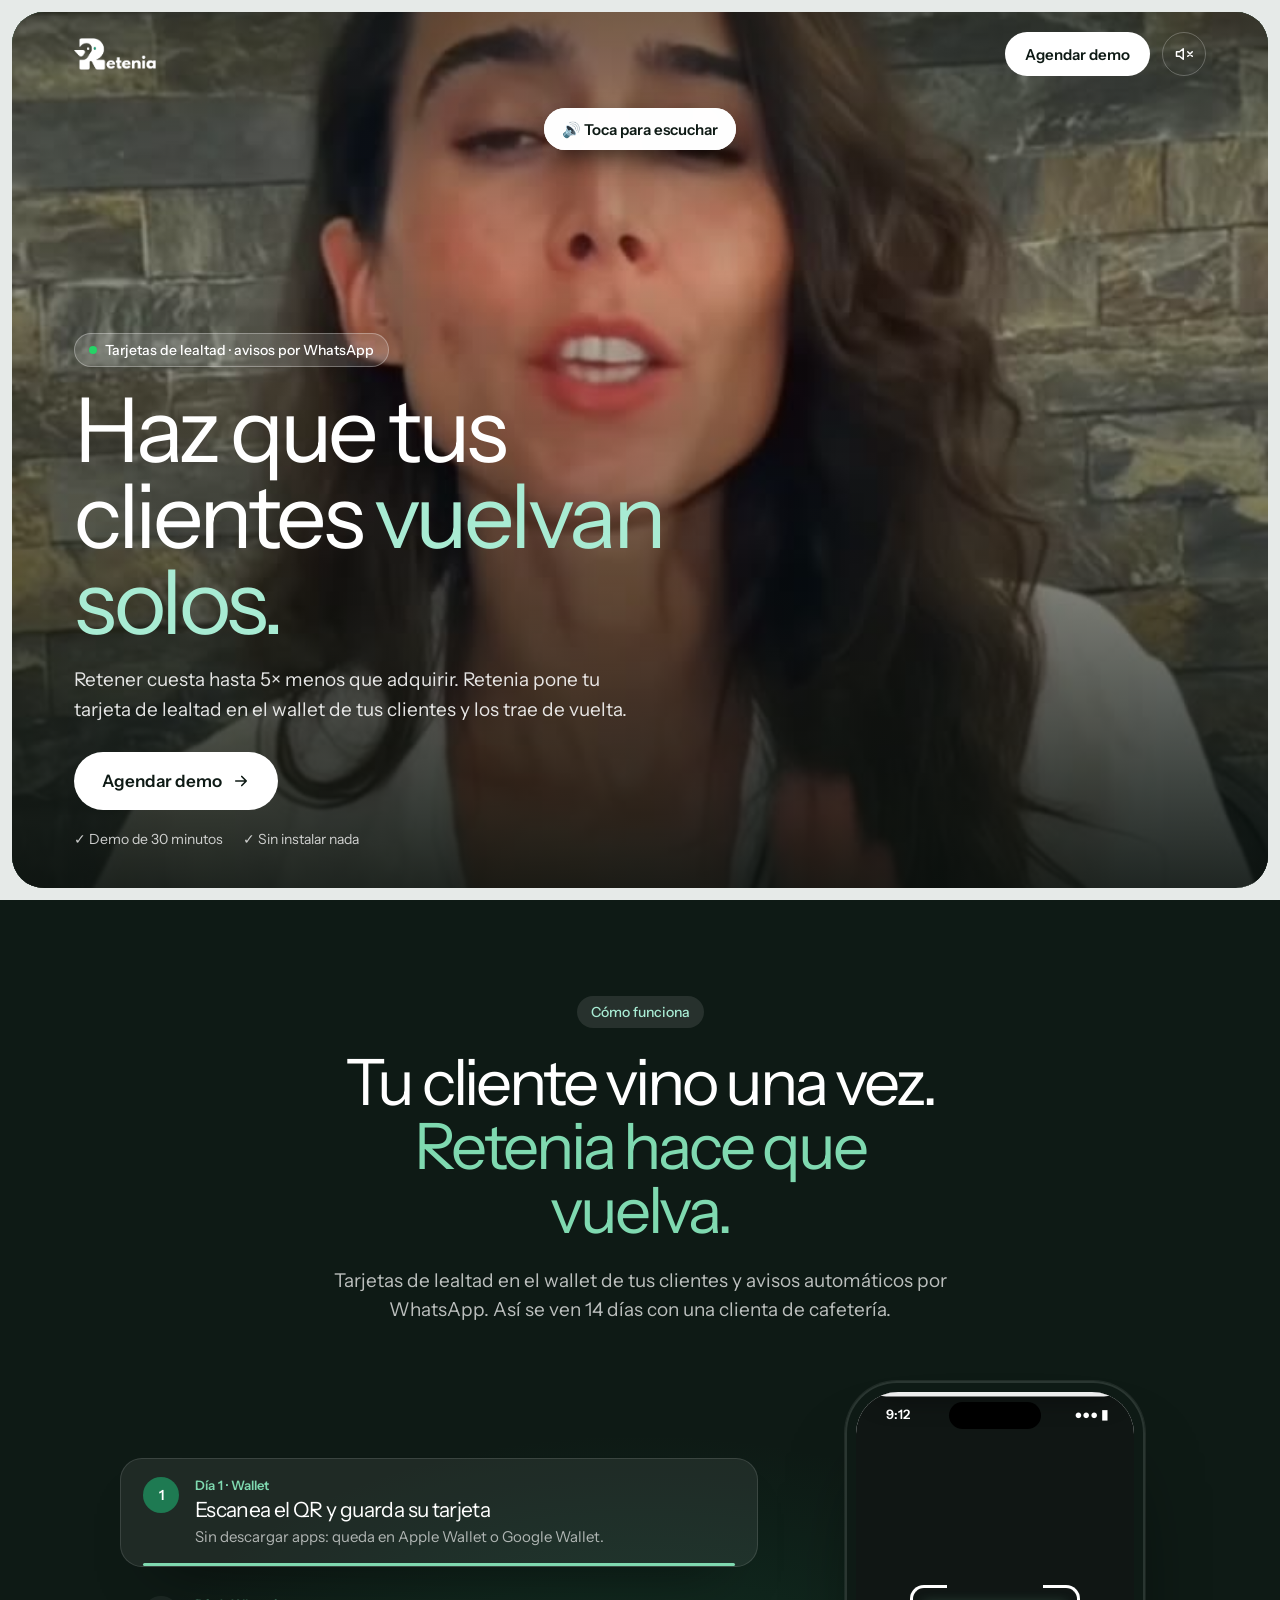
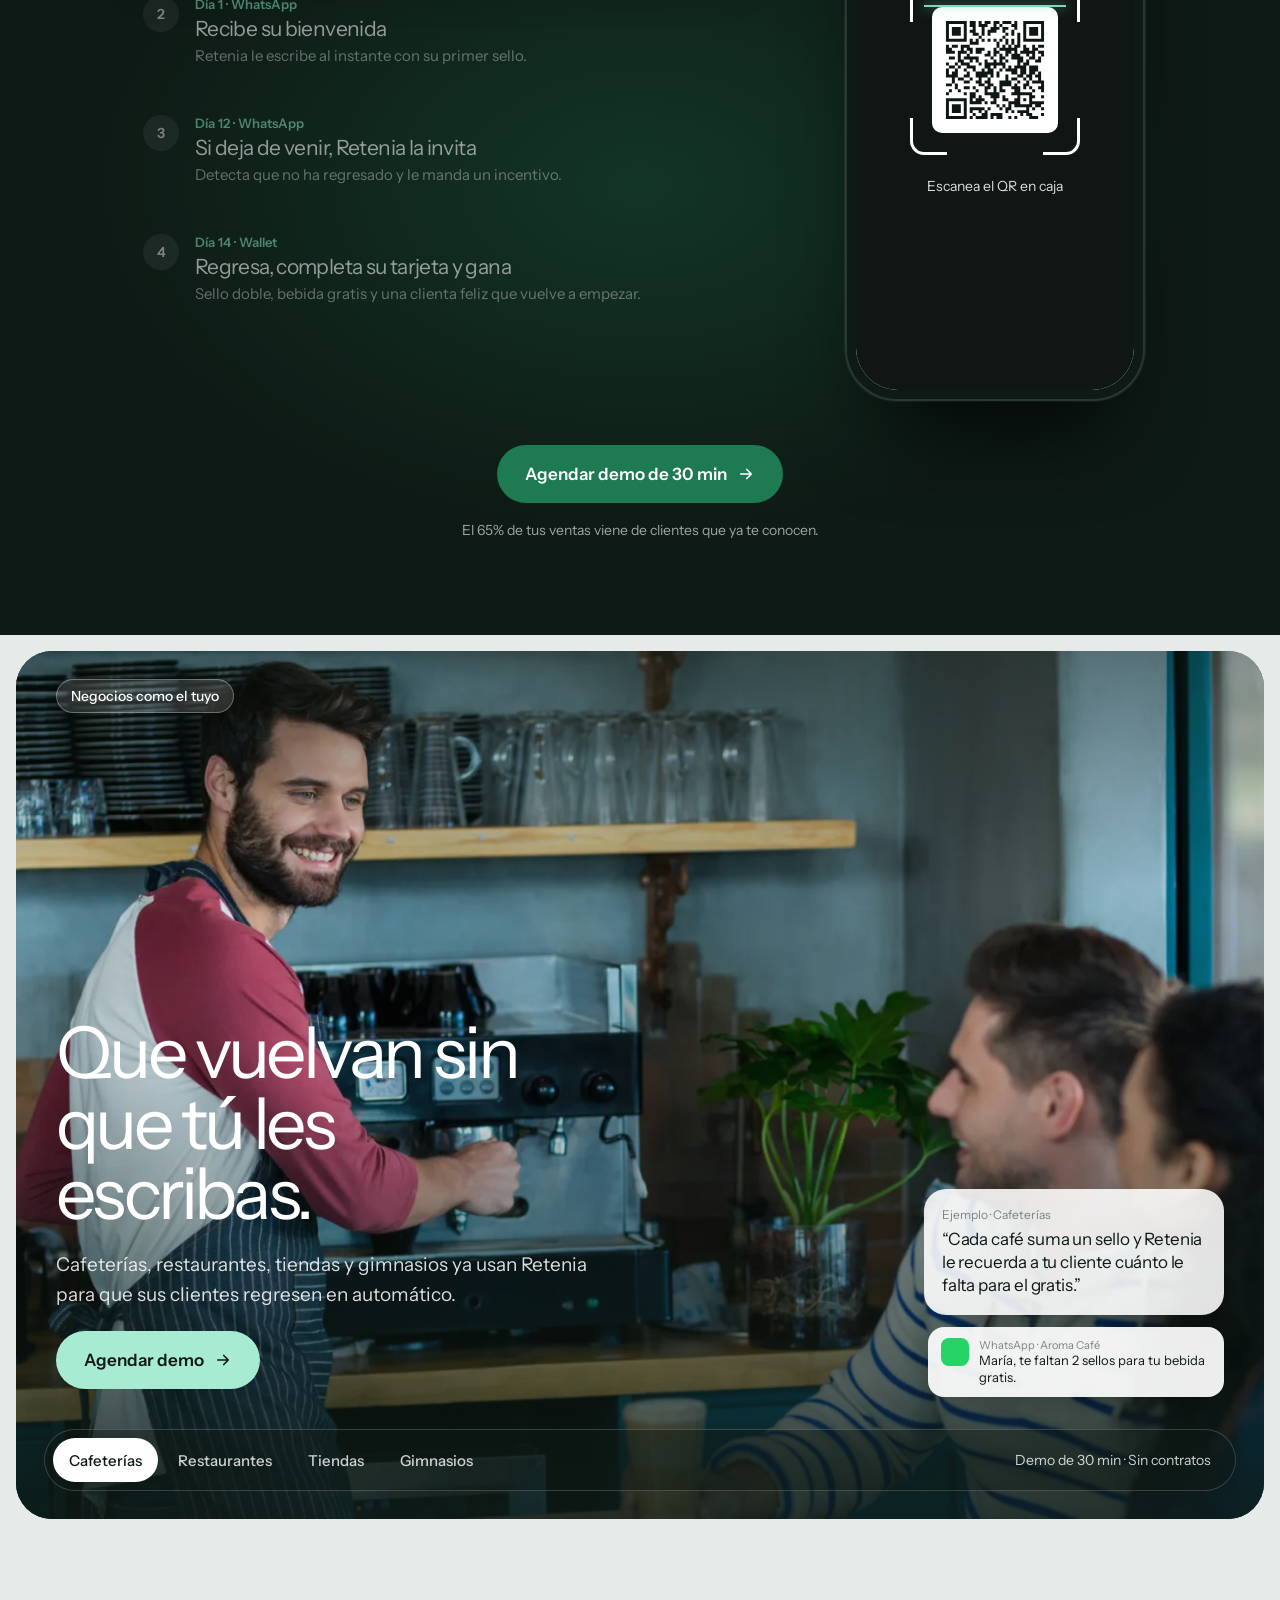
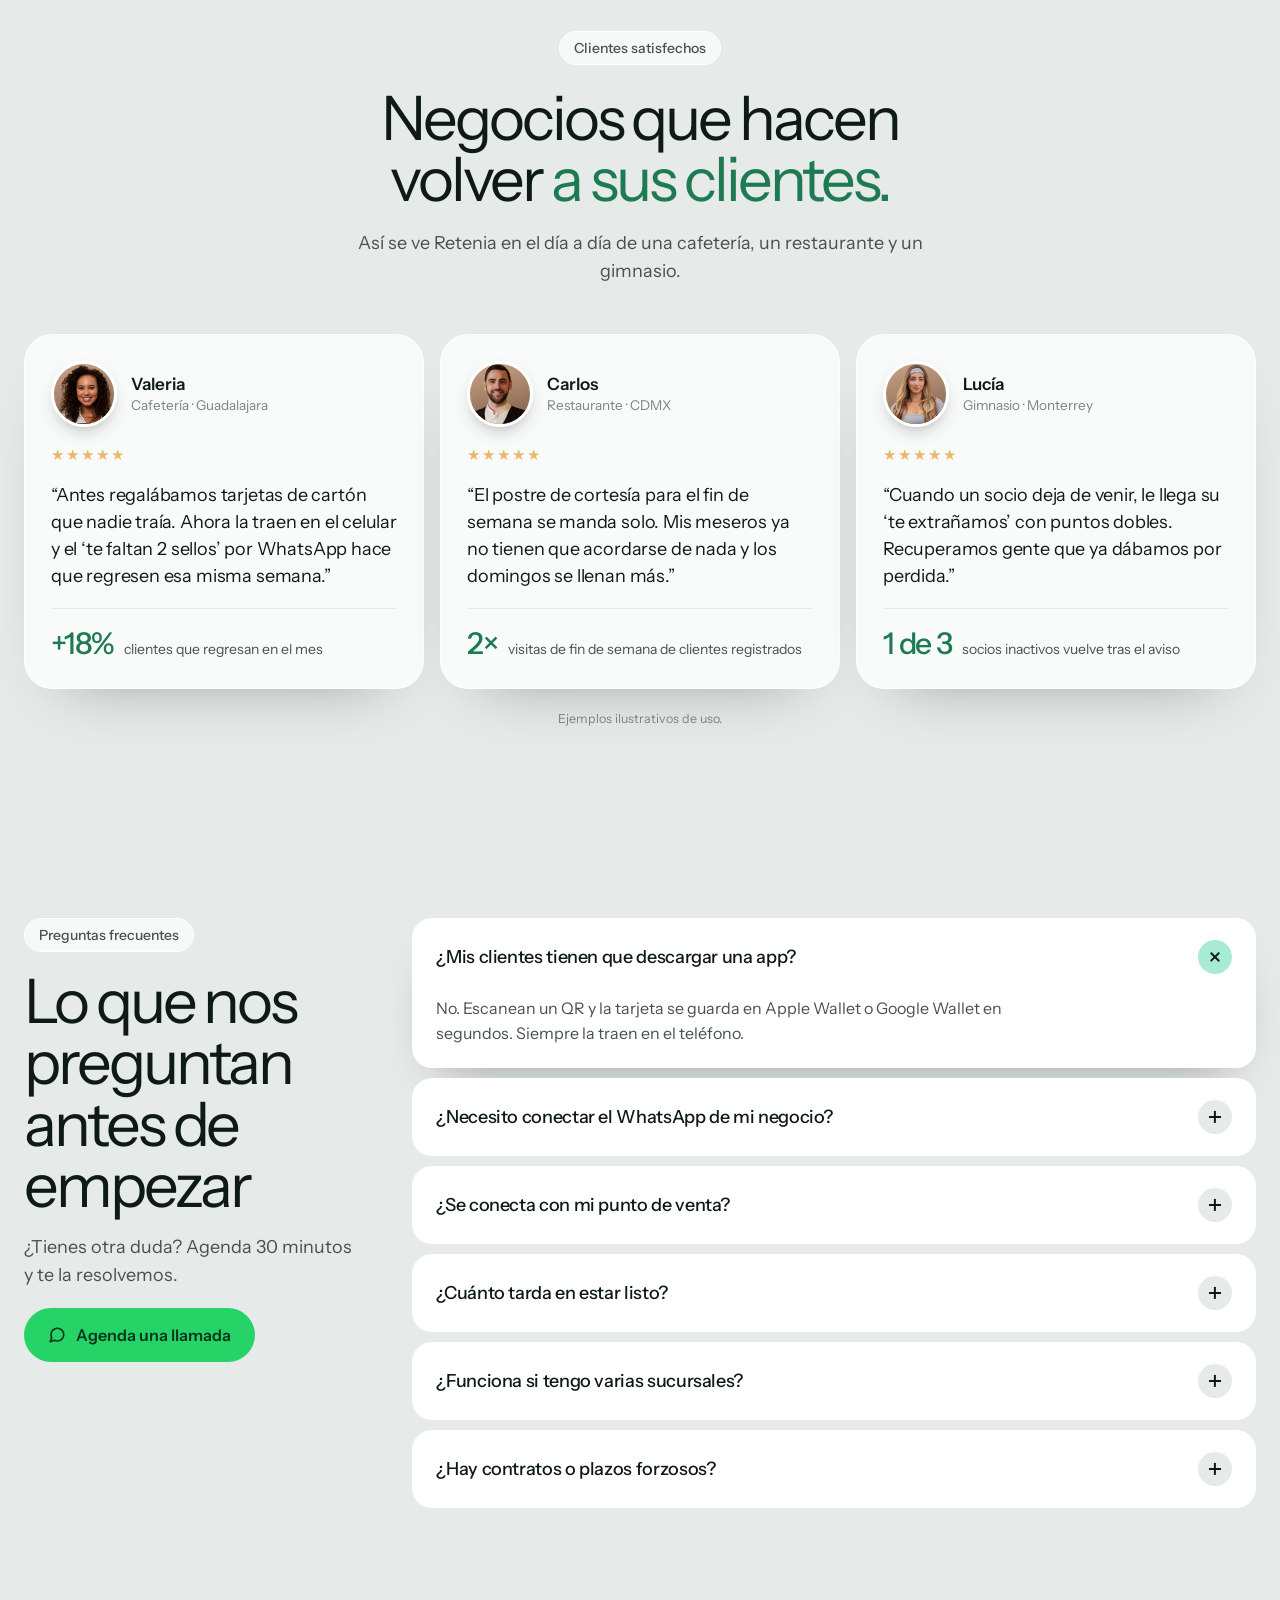
<file: lp/v2.html>
<!DOCTYPE html>
<html lang="es">
<head>
<meta charset="utf-8">
<meta name="viewport" content="width=device-width, initial-scale=1, viewport-fit=cover">
<title>Retenia — Tarjetas de lealtad para tu negocio</title>
<meta name="description" content="Tarjetas de lealtad en el wallet de tus clientes y avisos automáticos por WhatsApp para que regresen. Agenda una demo de 30 minutos.">
<meta property="og:title" content="Retenia — Tarjetas de lealtad para tu negocio">
<meta property="og:description" content="Tus clientes guardan tu tarjeta en su wallet y Retenia les recuerda volver por WhatsApp.">
<meta property="og:url" content="https://retenia.mx/lp/v2">
<meta property="og:type" content="website">
<link rel="icon" href="/assets/logo.png">
<link rel="preconnect" href="https://fonts.googleapis.com">
<link rel="preconnect" href="https://fonts.gstatic.com" crossorigin>
<link rel="stylesheet" href="https://fonts.googleapis.com/css2?family=Instrument+Sans:wght@400;500;600;700&display=swap">
<link rel="preload" as="image" href="/video/demo2-poster.jpg">
<!-- Meta Pixel -->
<script>
!function(f,b,e,v,n,t,s){if(f.fbq)return;n=f.fbq=function(){n.callMethod?n.callMethod.apply(n,arguments):n.queue.push(arguments)};if(!f._fbq)f._fbq=n;n.push=n;n.loaded=!0;n.version='2.0';n.queue=[];t=b.createElement(e);t.async=!0;t.src=v;s=b.getElementsByTagName(e)[0];s.parentNode.insertBefore(t,s)}(window,document,'script','https://connect.facebook.net/en_US/fbevents.js');
fbq('init','2223417451555632');fbq('track','PageView');
</script>
<noscript><img loading="lazy" height="1" width="1" style="display:none" src="https://www.facebook.com/tr?id=2223417451555632&ev=PageView&noscript=1"/></noscript>
<!-- End Meta Pixel -->
<script src="/assets/track.js"></script>
<script>
/* rt-lp-video: el video intenta arrancar CON sonido; si el navegador lo bloquea,
   arranca en silencio y el sonido se activa en el primer toque/clic en la página. */
(function(){
  var unlocked=false;
  function vids(){return document.querySelectorAll('video.rt-v');}
  function pills(show){document.querySelectorAll('.rt-pill').forEach(function(p){p.style.display=show?'inline-flex':'none';});}
  function setUi(on){document.querySelectorAll('.rt-mute').forEach(function(x){if(x.classList.contains('rt-pill'))return;x.setAttribute('aria-label',on?'Silenciar':'Activar sonido');x.style.background=on?'#1E7A52':'';});pills(!on);}
  function addPill(v){if(v.__pill)return;v.__pill=1;var b=document.createElement('span');b.className='rt-mute rt-pill';b.setAttribute('role','button');b.setAttribute('aria-label','Activar sonido');
    b.textContent='🔊 Toca para escuchar';b.style.cssText='display:none;position:absolute;z-index:5;left:50%;top:'+((v.parentNode&&v.parentNode.classList&&v.parentNode.classList.contains('stage'))?'96px':'56px')+';transform:translateX(-50%);align-items:center;gap:8px;min-height:42px;padding:0 18px;border-radius:999px;background:rgba(255,255,255,.95);color:#0E1A15;font:600 15px "Instrument Sans",system-ui,sans-serif;white-space:nowrap;cursor:pointer;box-shadow:0 10px 30px -10px rgba(0,0,0,.6)';
    (v.parentNode||document.body).appendChild(b);}
  function soundOn(restart){unlocked=true;vids().forEach(function(v){v.muted=false;if(restart)try{v.currentTime=0;}catch(_){}var p=v.play();if(p&&p.catch)p.catch(function(){});});setUi(true);}
  function prep(){vids().forEach(function(v){if(v.__rt)return;v.__rt=1;addPill(v);v.muted=false;var p=v.play();
    var fallback=function(){v.muted=true;v.setAttribute('muted','');var q=v.play();if(q&&q.catch)q.catch(function(){});setUi(false);};
    if(p&&p.then)p.then(function(){unlocked=true;setUi(true);if(window.rtTrack)rtTrack('VideoSonidoAuto',{page:location.pathname});},fallback);else fallback();});}
  try{new MutationObserver(prep).observe(document,{childList:true,subtree:true});}catch(e){}
  document.addEventListener('DOMContentLoaded',prep);
  function firstGesture(e){if(unlocked)return;if(e.target.closest&&e.target.closest('.rt-mute'))return;soundOn(true);if(window.rtTrack)rtTrack('VideoSonidoOn',{page:location.pathname,via:'primer_toque'});}
  ['pointerdown','touchend','keydown'].forEach(function(t){window.addEventListener(t,firstGesture,true);});
  window.addEventListener('click',function(e){var b=e.target.closest&&e.target.closest('.rt-mute');if(!b)return;e.preventDefault();
    var vs=vids();var un=vs.length&&vs[0].muted;
    if(un){soundOn(b.classList.contains('rt-pill'));}else{vs.forEach(function(v){v.muted=true;});setUi(false);pills(false);}
    if(window.rtTrack)rtTrack(un?'VideoSonidoOn':'VideoSonidoOff',{page:location.pathname});
  },true);
})();
</script>
<script>try{window.clarity&&clarity('set','render','static');}catch(e){}</script>
<style>
body{margin:0}
html{scroll-behavior:smooth;-webkit-text-size-adjust:100%;text-size-adjust:100%}
#probar{scroll-margin-top:8px}
.pr{padding:96px 24px;background:#E6EAE8}
.pr-in{max-width:1080px;margin:0 auto;display:flex;flex-direction:column;align-items:center;gap:40px}
.pr-head{text-align:center;display:flex;flex-direction:column;align-items:center;gap:16px}
.pr-eb{display:inline-flex;padding:7px 14px;border-radius:999px;background:#fff;font-size:14px;font-weight:500;color:#2F3D37}
.pr-head h2{margin:0;font-weight:400;font-size:clamp(40px,5vw,72px);line-height:1;letter-spacing:-.05em}
.pr-head p{margin:0;font-size:19px;line-height:1.55;color:#5B6862;max-width:34em}
.pr-card{width:100%;box-sizing:border-box;display:grid;grid-template-columns:auto 1fr;gap:48px;align-items:center;padding:40px;border-radius:36px;background:#fff;box-shadow:0 30px 60px -40px rgba(14,26,21,.35)}
.pr-qr{display:flex;flex-direction:column;align-items:center;gap:12px}
.pr-qbox{display:block;width:200px;height:200px;padding:10px;border-radius:20px;background:#fff;border:1px solid rgba(14,26,21,.1);box-sizing:border-box}
.pr-qbox img{width:100%;height:100%;object-fit:contain;display:block}
.pr-mono{font-size:12px;letter-spacing:.08em;text-transform:uppercase;color:#7A8580}
.pr-copy{display:flex;flex-direction:column;align-items:flex-start;gap:12px}
.pr-copy h3{margin:0;font-weight:500;font-size:clamp(24px,2.6vw,32px);letter-spacing:-.03em;line-height:1.1}
.pr-copy p{margin:0;font-size:17px;line-height:1.55;color:#5B6862;max-width:44ch}
.pr-or{margin-top:6px}
.pr-btn{display:inline-flex;align-items:center;gap:10px;height:58px;padding:0 28px;border-radius:999px;background:#1E7A52;color:#fff;font-weight:600;font-size:17px;text-decoration:none}
.pr-btn:hover{background:#176242;color:#fff}
@media (max-width:760px){.pr{padding:64px 16px}.pr-card{grid-template-columns:1fr;justify-items:center;text-align:center;padding:28px 20px;gap:28px}.pr-copy{align-items:center}.pr-qbox{width:180px;height:180px}}

#precios{scroll-margin-top:8px}
.pc{padding:96px 24px;background:#E6EAE8}
.pc-in{max-width:1180px;margin:0 auto;display:flex;flex-direction:column;align-items:center;gap:44px}
.pc-grid{width:100%;display:grid;grid-template-columns:repeat(3,1fr);gap:20px;align-items:stretch}
.pl{position:relative;display:flex;flex-direction:column;gap:10px;padding:32px 28px;border-radius:32px;background:#fff;box-shadow:0 30px 60px -40px rgba(14,26,21,.35)}
.pl.pop{background:#0E1A15;color:#fff}
.pl-badge{position:absolute;top:24px;right:24px;padding:6px 12px;border-radius:999px;background:#A8EBD3;color:#0E1A15;font-size:13px;font-weight:600}
.pl h3{margin:0;font-weight:500;font-size:28px;letter-spacing:-.03em}
.pl-sub{font-size:15px;color:#5B6862}.pl.pop .pl-sub{color:rgba(255,255,255,.7)}
.pl-amt{display:flex;align-items:flex-start;gap:4px;margin-top:14px}
.pl-cur{font-size:24px;margin-top:8px}
.pl-val{font-size:60px;line-height:1;letter-spacing:-.05em}
.pl-per{font-size:13px;line-height:1.3;color:#7A8580;margin:10px 0 0 6px}.pl.pop .pl-per{color:rgba(255,255,255,.6)}
.pl-ann{font-size:13px;color:#7A8580}.pl.pop .pl-ann{color:rgba(255,255,255,.6)}
.pl-tag{margin-top:6px;font-size:16px;font-weight:600}
.pl-btn{display:flex;align-items:center;justify-content:center;height:52px;margin:8px 0 6px;border-radius:999px;background:#E6EAE8;color:#0E1A15;font-weight:600;font-size:16px;text-decoration:none}
.pl-btn:hover{background:#d8dedb;color:#0E1A15}
.pl.pop .pl-btn{background:#A8EBD3}.pl.pop .pl-btn:hover{background:#8fe0c3}
.pl ul{list-style:none;margin:6px 0 0;padding:0;display:flex;flex-direction:column;gap:11px;font-size:15px}
.pl li{display:flex;gap:10px;align-items:flex-start}
.pl li svg{flex:none;color:#1E7A52;margin-top:1px}.pl.pop li svg{color:#A8EBD3}
.pl li.wa{margin-top:6px;padding:10px 12px;border-radius:14px}
.pl li.wa.no{background:#F3F1EA;color:#6B5B2E}.pl li.wa.no svg{color:#B08A2E}
.pl.pop li.wa.no{background:rgba(255,255,255,.08);color:#F1D9A0}.pl.pop li.wa.no svg{color:#E8B96B}
.pl li.wa.yes{background:#DDF5EA;color:#14583B}.pl li.wa.yes svg{color:#1E7A52}
.pc-note{margin:0;display:flex;gap:10px;align-items:center;font-size:15px;color:#5B6862;text-align:left;max-width:46em}
.pc-note svg{flex:none;color:#1E7A52}
@media (max-width:960px){.pc-grid{grid-template-columns:1fr;max-width:480px}}
@media (max-width:760px){.pc{padding:64px 16px}.pl{padding:28px 22px}}

#rt-sticky{display:none}
@media (max-width:760px){#rt-sticky{position:fixed;left:12px;right:12px;bottom:calc(12px + env(safe-area-inset-bottom, 0px));z-index:50;display:flex;align-items:center;justify-content:center;gap:8px;min-height:56px;border-radius:999px;background:#1E7A52;color:#fff;font-weight:600;font-size:17px;text-decoration:none;font-family:'Instrument Sans',system-ui,sans-serif;box-shadow:0 18px 40px -16px rgba(14,26,21,.6)}}
</style>
<style>
body{margin:0}
a{color:#A8EBD3}a:hover{color:#fff}
.in{opacity:0;transform:translateY(22px);animation:up .9s cubic-bezier(.2,.7,.2,1) forwards}
.d1{animation-delay:.08s}.d2{animation-delay:.16s}.d3{animation-delay:.24s}.d4{animation-delay:.32s}.d5{animation-delay:.42s}
@keyframes up{to{opacity:1;transform:none}}
.shine{position:relative;overflow:hidden;isolation:isolate}
.shine::after{content:"";position:absolute;inset:0;z-index:-1;background:linear-gradient(110deg,transparent 30%,rgba(14,26,21,.12) 50%,transparent 70%);transform:translateX(-130%);animation:sh 5s cubic-bezier(.2,.7,.2,1) 2.2s infinite}
@keyframes sh{0%,72%{transform:translateX(-130%)}100%{transform:translateX(130%)}}
@keyframes drift{0%,100%{transform:scale(1.04) translate(0,0)}50%{transform:scale(1.1) translate(-2%,-1%)}}
.vid{animation:drift 18s ease-in-out infinite}
@media (prefers-reduced-motion:reduce){.in{opacity:1!important;transform:none!important;animation:none!important}.shine::after,.vid{animation:none}}
@container (max-width: 760px){
.page{padding:8px!important}
.stage{border-radius:24px!important;min-height:844px!important}
.navcta{display:none!important}
.hdr{padding:18px 18px 0!important}
.cnt{padding:24px 18px 28px!important;gap:24px!important}
.side{grid-template-columns:repeat(3,minmax(0,1fr))!important;justify-items:stretch!important;gap:8px!important}
.badge{width:auto!important;flex-direction:column!important;align-items:flex-start!important;gap:2px!important;padding:12px!important}
.badge-n{font-size:22px!important;min-width:0!important}
.badge-l{font-size:11.5px!important}
.qcard{width:auto!important;grid-column:1/-1}
}
@supports not (container-type: inline-size){@media (max-width: 760px){
.page{padding:8px!important}
.stage{border-radius:24px!important;min-height:844px!important}
.navcta{display:none!important}
.hdr{padding:18px 18px 0!important}
.cnt{padding:24px 18px 28px!important;gap:24px!important}
.side{grid-template-columns:repeat(3,minmax(0,1fr))!important;justify-items:stretch!important;gap:8px!important}
.badge{width:auto!important;flex-direction:column!important;align-items:flex-start!important;gap:2px!important;padding:12px!important}
.badge-n{font-size:22px!important;min-width:0!important}
.badge-l{font-size:11.5px!important}
.qcard{width:auto!important;grid-column:1/-1}
}}
/* rt-faces */
.bob,.chip{background:rgba(255,255,255,.96)!important;z-index:2}
.rot{position:absolute;inset:0}
.rot .sl{position:absolute;inset:0;opacity:0;animation:rtrot 24.5s infinite both}
.rot img{position:absolute;inset:0;width:100%;height:100%;object-fit:cover;object-position:50% 12%;transform:scale(1.32);transform-origin:50% 0}
.rot.av img{object-position:50% 38%;transform:scale(1.6);transform-origin:50% 50%}
.rot.r img{transform:scale(1.32) translateX(17%)}.rot.r .lbl{left:auto;right:10px}
.rot.l img{transform:scale(1.32) translateX(-17%)}
.rot .lbl{position:absolute;left:10px;bottom:10px;display:flex;flex-direction:column;gap:1px;max-width:calc(100% - 20px);box-sizing:border-box;padding:7px 12px;border-radius:14px;background:rgba(255,255,255,.9);color:#0E1A15;line-height:1.2}
.rot .lbl b{font-size:13.5px;font-weight:700}.rot .lbl small{font-size:11.5px;font-weight:500;color:#46524D}
@keyframes rtrot{0%{opacity:0}3%{opacity:1}14.29%{opacity:1}17.29%{opacity:0}100%{opacity:0}}
@media (prefers-reduced-motion:reduce){.rot .sl{animation:none}.rot .sl:first-child{opacity:1}}
@container (max-width: 760px){.rot .lbl{left:8px;bottom:8px;padding:5px 9px;border-radius:12px;max-width:112px}.rot.r .lbl{left:auto;right:8px}.rot .lbl b{font-size:12px}.rot .lbl small{font-size:10px}.rot img{object-position:50% 72%;transform-origin:50% 25%}.rot.r img{transform:scale(1.3) translateX(9%)}.rot.l img{transform:scale(1.3) translateX(-9%)}}
@supports not (container-type: inline-size){@media (max-width: 760px){.rot .lbl{left:8px;bottom:8px;padding:5px 9px;border-radius:12px;max-width:112px}.rot.r .lbl{left:auto;right:8px}.rot .lbl b{font-size:12px}.rot .lbl small{font-size:10px}.rot img{object-position:50% 72%;transform-origin:50% 25%}.rot.r img{transform:scale(1.3) translateX(9%)}.rot.l img{transform:scale(1.3) translateX(-9%)}}}
</style>
<style>
body{margin:0}
a{color:#1E7A52}a:hover{color:#176242}

.cy{width:100%;max-width:1040px;margin-top:56px;display:grid;grid-template-columns:1fr 330px;gap:72px;align-items:center;text-align:left}
.stl{display:flex;flex-direction:column;gap:10px}
.step{position:relative;overflow:hidden;cursor:pointer;font:inherit;color:inherit;text-align:left;border:1px solid transparent;border-radius:22px;background:transparent;padding:18px 22px;display:flex;gap:16px;align-items:flex-start;transition:background .45s,border-color .45s,box-shadow .45s,opacity .45s;opacity:.55}
.step:hover{opacity:.85}
.step.act{opacity:1;background:rgba(255,255,255,.07);border-color:rgba(255,255,255,.12);box-shadow:0 30px 60px -40px rgba(0,0,0,.8)}
.step .ix{flex:0 0 auto;width:36px;height:36px;border-radius:50%;display:flex;align-items:center;justify-content:center;font-size:14px;font-weight:600;background:rgba(255,255,255,.1);color:rgba(255,255,255,.8);transition:background .45s,color .45s}
.step.act .ix{background:#1E7A52;color:#fff}
.step .bar{position:absolute;left:22px;right:22px;bottom:0;height:3px;border-radius:3px;background:transparent}
.step .bar i{display:block;height:100%;width:0;border-radius:3px;background:#7FD9B0}
.step.act .bar i{animation:grow linear forwards}
@keyframes grow{from{width:0}to{width:100%}}

.phw{position:relative;display:flex;justify-content:center}
.ph{position:relative;width:300px;height:620px;border-radius:52px;background:#0E1A15;padding:11px;box-sizing:border-box;box-shadow:0 60px 90px -40px rgba(0,0,0,.85),0 0 0 1px rgba(255,255,255,.08),inset 0 0 0 2px #2A3631}
.scr{position:relative;width:100%;height:100%;border-radius:42px;overflow:hidden;background:#F2F2F4;color:#0E1A15;font-size:13px;line-height:1.35}
.isl{position:absolute;top:10px;left:50%;width:92px;height:27px;margin-left:-46px;border-radius:20px;background:#000;z-index:20}
.sb{position:absolute;top:0;left:0;right:0;height:46px;display:flex;justify-content:space-between;align-items:center;padding:0 26px 0 30px;font-size:13px;font-weight:600;z-index:19;color:#0E1A15;transition:color .4s}
.sb.lt{color:#fff}
.L{position:absolute;inset:0;opacity:0;visibility:hidden;transition:opacity .5s,transform .6s cubic-bezier(.2,.7,.2,1),visibility 0s .6s;transform:scale(1.03)}
.L.on{opacity:1;visibility:visible;transform:none;transition:opacity .5s,transform .6s cubic-bezier(.2,.7,.2,1),visibility 0s}

/* escáner */
.scan{background:#101614;color:#fff;display:flex;flex-direction:column;align-items:center;justify-content:center;gap:22px}
.vf{position:relative;width:170px;height:170px}
.vf b{position:absolute;width:34px;height:34px;border:3px solid #fff}
.vf b:nth-child(1){top:0;left:0;border-right:0;border-bottom:0;border-radius:14px 0 0 0}
.vf b:nth-child(2){top:0;right:0;border-left:0;border-bottom:0;border-radius:0 14px 0 0}
.vf b:nth-child(3){bottom:0;left:0;border-right:0;border-top:0;border-radius:0 0 0 14px}
.vf b:nth-child(4){bottom:0;right:0;border-left:0;border-top:0;border-radius:0 0 14px 0}
.vf img{position:absolute;inset:22px;width:126px;height:126px;background:#fff;border-radius:10px;padding:8px;box-sizing:border-box}
.vf .ln{position:absolute;left:14px;right:14px;height:2px;background:#7FD9B0;box-shadow:0 0 12px #7FD9B0;top:20px}
.scan.on .vf .ln{animation:sweep 1.1s ease-in-out infinite alternate}
@keyframes sweep{from{top:20px}to{top:148px}}
.scan p{margin:0;font-size:14px;opacity:.85}

/* wallet */
.wal{padding:58px 16px 0;box-sizing:border-box}
.wal h4{margin:0 0 14px 4px;font-size:26px;font-weight:700;letter-spacing:-.02em}
.pass{position:relative;border-radius:18px;padding:16px;color:#fff;background:linear-gradient(150deg,#2a7a58,#13553b);box-shadow:0 18px 30px -18px rgba(14,26,21,.6);transform:translateY(120%);opacity:0;transition:transform .8s cubic-bezier(.2,.8,.2,1),opacity .5s,box-shadow .6s}
.wal.on .pass{transform:none;opacity:1}
.pass.gold{box-shadow:0 0 0 3px #E8B96B,0 24px 44px -16px rgba(232,185,107,.8)}
.ph-row{display:flex;justify-content:space-between;align-items:center}
.ph-row b{font-size:15px}
.ph-k{font-size:10px;letter-spacing:.08em;text-transform:uppercase;opacity:.7}
.ph-v{font-size:15px;font-weight:600}
.sts{display:grid;grid-template-columns:repeat(5,1fr);gap:8px;margin:16px 0}
.st{aspect-ratio:1;border-radius:50%;border:1.5px solid rgba(255,255,255,.55);display:flex;align-items:center;justify-content:center;font-size:13px;color:transparent}
.st.on{background:#fff;border-color:#fff;color:#1E7A52;animation:pop .5s cubic-bezier(.3,1.6,.5,1) both}
.st.gd{background:#E8B96B;border-color:#E8B96B;color:#fff}
@keyframes pop{0%{transform:scale(.2)}100%{transform:scale(1)}}
.qr{display:flex;justify-content:center;padding-top:6px}
.qr span{background:#fff;border-radius:10px;padding:6px;display:block}
.qr img{display:block;width:74px;height:74px}
.toast{position:absolute;left:50%;bottom:30px;transform:translate(-50%,20px);opacity:0;white-space:nowrap;background:#0E1A15;color:#fff;border-radius:999px;padding:10px 16px;font-size:13px;font-weight:500;transition:opacity .4s,transform .5s cubic-bezier(.2,.8,.2,1)}
.toast.on{opacity:1;transform:translate(-50%,0)}
.p2{margin-top:12px;height:58px;border-radius:16px;background:#fff;opacity:.7}
.p3{margin-top:10px;height:58px;border-radius:16px;background:#fff;opacity:.45}

/* bloqueo */
.lock{background:linear-gradient(170deg,#1E7A52 0%,#0E4A3B 55%,#0A100E 100%);color:#fff;display:flex;flex-direction:column;align-items:center;padding-top:76px;box-sizing:border-box}
.lock .dt{font-size:14px;opacity:.85}
.lock .tm{font-size:68px;font-weight:600;letter-spacing:-.03em;line-height:1.05}
.ln2{margin-top:auto;margin-bottom:120px;width:calc(100% - 24px)}

/* notificación */
.nt{display:flex;gap:10px;align-items:flex-start;background:rgba(255,255,255,.92);color:#0E1A15;border-radius:20px;padding:11px 12px;box-shadow:0 12px 28px -12px rgba(0,0,0,.45);text-align:left}
.nt i{flex:0 0 auto;width:34px;height:34px;border-radius:9px;background:#25D366;display:flex;align-items:center;justify-content:center}
.nt .tx{flex:1;min-width:0}
.nt .hd{display:flex;justify-content:space-between;font-size:12px;color:#5B6862}
.nt .hd b{color:#0E1A15;font-size:13px}
.nt .bd{font-size:13px;margin-top:2px}
.ban{position:absolute;top:50px;left:10px;right:10px;z-index:15;transform:translateY(-160%);transition:transform .6s cubic-bezier(.2,.8,.2,1)}
.ban.on{transform:none}
.lock .nt{transform:translateY(30px);opacity:0;transition:transform .6s cubic-bezier(.2,.8,.2,1) .25s,opacity .5s .25s}
.lock.on .nt{transform:none;opacity:1}

/* chat */
.chat{background:#EFE7DD;display:flex;flex-direction:column}
.chd{display:flex;align-items:center;gap:10px;padding:52px 14px 10px;background:#F6F5F3;border-bottom:1px solid rgba(0,0,0,.06)}
.av{width:34px;height:34px;border-radius:50%;background:#1E7A52;color:#fff;display:flex;align-items:center;justify-content:center;font-size:12px;font-weight:700}
.chd b{display:block;font-size:14px}
.chd small{font-size:11px;color:#5B6862}
.msgs{flex:1;display:flex;flex-direction:column;justify-content:flex-end;gap:7px;padding:12px 12px 22px;overflow:hidden}
.m{display:none!important;max-width:84%;border-radius:12px;padding:8px 10px;font-size:13px;box-shadow:0 1px 1px rgba(0,0,0,.08)}
.m.on{display:block!important;animation:rise .45s cubic-bezier(.2,.8,.2,1) both}
.m.in{align-self:flex-start;background:#fff;border-top-left-radius:4px}
.m.out{align-self:flex-end;background:#D9FDD3;border-top-right-radius:4px}
.m.mc{align-self:center;background:#fff;color:#5B6862;font-size:11px;padding:4px 10px;border-radius:8px;box-shadow:none}
.m small{display:block;text-align:right;font-size:10px;color:#7A8580;margin-top:2px}
@keyframes rise{from{opacity:0;transform:translateY(14px) scale(.96)}to{opacity:1;transform:none}}

/* premio */
.win{background:rgba(14,26,21,.28);display:flex;align-items:center;justify-content:center;z-index:12}
.rw{width:78%;background:#fff;border-radius:24px;padding:22px 18px;text-align:center;box-shadow:0 30px 60px -20px rgba(0,0,0,.5);transform:scale(.6);opacity:0;transition:transform .6s cubic-bezier(.3,1.5,.5,1) .15s,opacity .3s .15s}
.win.on .rw{transform:none;opacity:1}
.rw .em{font-size:44px;line-height:1}
.rw b{display:block;font-size:22px;letter-spacing:-.03em;margin-top:8px}
.rw p{margin:4px 0 0;color:#5B6862;font-size:13px}
.rw .stars{margin-top:12px;color:#E8B96B;font-size:20px;letter-spacing:2px}
.rw .stars small{display:block;letter-spacing:0;color:#5B6862;font-size:12px;margin-top:2px}
.cf{position:absolute;top:-14px;width:8px;height:14px;border-radius:2px;opacity:0}
.win.on .cf{animation:fall 1.9s cubic-bezier(.2,.6,.4,1) both}
@keyframes fall{0%{opacity:1;transform:translateY(0) rotate(0)}100%{opacity:0;transform:translateY(640px) rotate(540deg)}}

.fchip{position:absolute;right:-70px;top:430px;white-space:nowrap;color:#0E1A15;display:flex;align-items:center;gap:10px;background:#fff;border-radius:18px;padding:12px 14px;box-shadow:0 24px 40px -24px rgba(14,26,21,.6);font-size:13px;text-align:left;opacity:0;transform:translateX(-20px);transition:opacity .5s .5s,transform .6s cubic-bezier(.2,.8,.2,1) .5s;z-index:30}
.fchip.on{opacity:1;transform:none}
.fchip b{display:block;font-size:20px;color:#1E7A52;letter-spacing:-.02em}
.fchip span{color:#5B6862}

.cap{display:none}
.dots{display:none}

.rv{opacity:0;transform:translateY(28px);transition:opacity .9s cubic-bezier(.2,.7,.2,1),transform .9s cubic-bezier(.2,.7,.2,1)}
.shown .rv{opacity:1;transform:none}
.shown .d1{transition-delay:.1s}.shown .d2{transition-delay:.2s}.shown .d3{transition-delay:.3s}
@media (prefers-reduced-motion:reduce){.rv{opacity:1!important;transform:none!important;transition:none!important}}
@container (max-width: 760px){
.sec{padding:64px 18px!important}
.cy{grid-template-columns:1fr;gap:20px;margin-top:36px;justify-items:center}
.stl{display:none}
.phw{order:-1}
.ph{width:272px;height:562px;border-radius:48px;padding:10px}
.scr{border-radius:39px}
.fchip{right:auto;left:50%;top:auto;bottom:36px;transform:translate(-50%,10px)}
.fchip.on{transform:translate(-50%,0)}
.cap{display:block;text-align:center;min-height:76px;margin-top:14px}
.cap .dy{font-size:13px;font-weight:600;color:#7FD9B0}
.cap .tt{font-size:21px;letter-spacing:-.03em;line-height:1.2;margin-top:4px}
.dots{display:flex;gap:8px;justify-content:center}
.dots button{width:9px;height:9px;padding:0;border:0;border-radius:50%;background:rgba(255,255,255,.25);cursor:pointer}
.dots button.act{background:#7FD9B0;width:24px;border-radius:9px}
.cstat{display:none!important}
}
@supports not (container-type: inline-size){@media (max-width: 760px){
.sec{padding:64px 18px!important}
.cy{grid-template-columns:1fr;gap:20px;margin-top:36px;justify-items:center}
.stl{display:none}
.phw{order:-1}
.ph{width:272px;height:562px;border-radius:48px;padding:10px}
.scr{border-radius:39px}
.fchip{right:auto;left:50%;top:auto;bottom:36px;transform:translate(-50%,10px)}
.fchip.on{transform:translate(-50%,0)}
.cap{display:block;text-align:center;min-height:76px;margin-top:14px}
.cap .dy{font-size:13px;font-weight:600;color:#7FD9B0}
.cap .tt{font-size:21px;letter-spacing:-.03em;line-height:1.2;margin-top:4px}
.dots{display:flex;gap:8px;justify-content:center}
.dots button{width:9px;height:9px;padding:0;border:0;border-radius:50%;background:rgba(255,255,255,.25);cursor:pointer}
.dots button.act{background:#7FD9B0;width:24px;border-radius:9px}
.cstat{display:none!important}
}}
</style>
<style>
body{margin:0}
a{color:#1E7A52}a:hover{color:#176242}
.tab{height:44px;padding:0 16px;border-radius:999px;border:0;background:transparent;color:rgba(255,255,255,.8);font:500 15px "Instrument Sans",sans-serif;cursor:pointer;transition:background .25s,color .25s}
.tab.sel{background:#fff;color:#0E1A15}
.photo{transition:background .7s}
.swap{animation:sw .6s cubic-bezier(.2,.7,.2,1)}
@keyframes fi{from{opacity:0}}
@keyframes sw{from{opacity:0;transform:translateY(16px)}}

.rv{opacity:0;transform:translateY(28px);transition:opacity .9s cubic-bezier(.2,.7,.2,1),transform .9s cubic-bezier(.2,.7,.2,1)}
.shown .rv{opacity:1;transform:none}
.shown .d1{transition-delay:.1s}.shown .d2{transition-delay:.2s}.shown .d3{transition-delay:.3s}
@media (prefers-reduced-motion:reduce){.rv{opacity:1!important;transform:none!important;transition:none!important}}
@container (max-width: 760px){
.ftag{padding:22px 20px 0!important}
.fin{padding:20px 20px 24px!important;gap:24px!important}
.fright{align-items:stretch!important}
.qw{width:100%!important}
.wab{width:auto!important;align-self:stretch!important}
.fbar{margin:0 12px 12px!important;border-radius:24px!important}
.fphoto{min-height:0!important}
.fphoto>div:first-of-type{background:linear-gradient(180deg,rgba(14,26,21,.5) 0%,rgba(14,26,21,.55) 40%,rgba(14,26,21,.9) 100%)!important}
.wab,.fsec2,.fdemo{display:none!important}
.ftabs{flex-wrap:nowrap!important;overflow-x:auto;scrollbar-width:none;width:100%}
.ftabs::-webkit-scrollbar{display:none}
.tab{flex:none}
}
@supports not (container-type: inline-size){@media (max-width: 760px){
.ftag{padding:22px 20px 0!important}
.fin{padding:20px 20px 24px!important;gap:24px!important}
.fright{align-items:stretch!important}
.qw{width:100%!important}
.wab{width:auto!important;align-self:stretch!important}
.fbar{margin:0 12px 12px!important;border-radius:24px!important}
.fphoto{min-height:0!important}
.fphoto>div:first-of-type{background:linear-gradient(180deg,rgba(14,26,21,.5) 0%,rgba(14,26,21,.55) 40%,rgba(14,26,21,.9) 100%)!important}
.wab,.fsec2,.fdemo{display:none!important}
.ftabs{flex-wrap:nowrap!important;overflow-x:auto;scrollbar-width:none;width:100%}
.ftabs::-webkit-scrollbar{display:none}
.tab{flex:none}
}}
</style>
<style>
body{margin:0}
a{color:#1E7A52}a:hover{color:#176242}
.rv{opacity:0;transform:translateY(28px);transition:opacity .9s cubic-bezier(.2,.7,.2,1),transform .9s cubic-bezier(.2,.7,.2,1)}
.shown .rv{opacity:1;transform:none}
.shown .d1{transition-delay:.1s}.shown .d2{transition-delay:.2s}
.q{border-radius:20px;background:#fff;transition:box-shadow .35s}
.q.open{box-shadow:0 24px 50px -30px rgba(14,26,21,.45)}
.qb{display:flex;justify-content:space-between;align-items:center;gap:16px;width:100%;padding:22px 24px;border:0;background:transparent;font:500 18px "Instrument Sans",sans-serif;letter-spacing:-.02em;color:#0E1A15;text-align:left;cursor:pointer}
.qi{flex:none;width:34px;height:34px;border-radius:50%;background:#E6EAE8;position:relative;transition:transform .4s cubic-bezier(.2,.7,.2,1),background .3s}
.qi::before,.qi::after{content:"";position:absolute;left:50%;top:50%;width:12px;height:1.8px;margin:-.9px 0 0 -6px;background:#0E1A15}
.qi::after{transform:rotate(90deg)}
.open .qi{transform:rotate(45deg);background:#A8EBD3}
.qa{display:grid;grid-template-rows:0fr;transition:grid-template-rows .45s cubic-bezier(.2,.7,.2,1)}
.open .qa{grid-template-rows:1fr}
.qa>div{overflow:hidden}
.qa p{margin:0;padding:0 24px 22px;font-size:16px;line-height:1.55;color:#46524D;max-width:40em;opacity:0;transition:opacity .35s}
.open .qa p{opacity:1;transition-delay:.12s}
@media (prefers-reduced-motion:reduce){.rv{opacity:1!important;transform:none!important;transition:none!important}.qa,.qi,.qa p{transition:none!important}}
@container (max-width: 760px){
.fsec{padding:64px 18px!important}
.qb{font-size:16.5px!important;padding:18px!important}
.qa p{padding:0 18px 18px!important}
}
@supports not (container-type: inline-size){@media (max-width: 760px){
.fsec{padding:64px 18px!important}
.qb{font-size:16.5px!important;padding:18px!important}
.qa p{padding:0 18px 18px!important}
}}
</style>
</head>
<body>

<div id="dc-root"><div class="sc-host"><div style="background: rgb(230, 234, 232); font-family: &quot;Instrument Sans&quot;, sans-serif; color: rgb(14, 26, 21);">
  <div id="top"><div class="sc-host"><div class="page" style="container-type: inline-size; box-sizing: border-box; padding: 12px; background: rgb(230, 234, 232); font-family: &quot;Instrument Sans&quot;, sans-serif;">
  <div class="stage" style="position: relative; min-height: 876px; border-radius: 32px; overflow: hidden; background: rgb(12, 20, 17); color: rgb(255, 255, 255); display: flex; flex-direction: column;">
    <div class="vid" style="position: absolute; inset: 0px; background: radial-gradient(60% 50% at 70% 35%, rgb(58, 143, 104) 0%, rgba(58, 143, 104, 0) 70%), radial-gradient(50% 60% at 20% 70%, rgb(29, 90, 64) 0%, rgba(29, 90, 64, 0) 70%), linear-gradient(160deg, rgb(36, 105, 75), rgb(12, 31, 23));"></div>
    <video class="rt-v" src="/video/demo2.mp4" poster="/video/demo2-poster.jpg" autoplay="" loop="" playsinline="" preload="metadata" muted="" style="position: absolute; inset: 0px; width: 100%; height: 100%; object-fit: cover; object-position: 50% 18%;"></video>
    <div style="position: absolute; inset: 0px; background: linear-gradient(rgba(9, 16, 13, 0.55) 0%, rgba(9, 16, 13, 0.2) 30%, rgba(9, 16, 13, 0.45) 60%, rgba(9, 16, 13, 0.9) 100%);"></div>

    <div class="hdr" style="position: relative; max-width: 1180px; width: 100%; box-sizing: border-box; margin: 0px auto; padding: 20px 24px 0px; display: flex; align-items: center; justify-content: space-between; gap: 16px;">
      <img src="/assets/logo.png" alt="Retenia" style="height: 32px; width: auto;">
      <div style="display: flex; align-items: center; gap: 12px;">
        <a class="navcta" href="/agendar" style="display: inline-flex; align-items: center; min-height: 44px; padding: 0px 20px; border-radius: 999px; background: rgb(255, 255, 255); color: rgb(14, 26, 21); font-weight: 600; font-size: 15px; text-decoration: none;">Agendar demo</a>
        <span class="rt-mute" role="button" tabindex="0" aria-label="Activar sonido" style="cursor: pointer; z-index: 2; width: 42px; height: 42px; border-radius: 50%; border: 1px solid rgba(255, 255, 255, 0.25); display: grid; place-items: center;"><svg width="18" height="18" viewBox="0 0 24 24" fill="none" stroke="#fff" stroke-width="2" stroke-linecap="round" stroke-linejoin="round" aria-hidden="true"><path d="M11 5 6 9H2v6h4l5 4V5zM23 9l-6 6M17 9l6 6"></path></svg></span>
      </div>
    </div>

    <div class="cnt" style="position: relative; flex: 1 1 0%; max-width: 1180px; width: 100%; box-sizing: border-box; margin: 0px auto; padding: 40px 24px; display: grid; grid-template-columns: repeat(auto-fit, minmax(min(100%, 420px), 1fr)); gap: 32px; align-items: end;">
      <div style="display: flex; flex-direction: column; gap: 20px;">
        <span class="in" style="align-self: flex-start; display: inline-flex; align-items: center; gap: 8px; padding: 7px 14px; border-radius: 999px; background: rgba(255, 255, 255, 0.14); border: 1px solid rgba(255, 255, 255, 0.3); font-size: 14px; font-weight: 500;"><span style="width: 8px; height: 8px; border-radius: 50%; background: rgb(37, 211, 102);"></span>Tarjetas de lealtad · avisos por WhatsApp</span>
        <h1 class="in d1" style="margin: 0px; font-weight: 400; font-size: clamp(46px, 7vw, 104px); line-height: 0.96; letter-spacing: -0.05em; max-width: 12ch;">Haz que tus clientes <span style="color: rgb(168, 235, 211);">vuelvan solos.</span></h1>
        <p class="in d2" style="margin: 0px; font-size: 19px; line-height: 1.55; color: rgba(255, 255, 255, 0.88); max-width: 30em;">Retener cuesta hasta 5× menos que adquirir. Retenia pone tu tarjeta de lealtad en el wallet de tus clientes y los trae de vuelta.</p>
        <div class="in d3" style="margin-top: 8px;">
          <a class="shine" href="/agendar" style="display: inline-flex; align-items: center; gap: 10px; min-height: 58px; padding: 0px 28px; border-radius: 999px; background: rgb(255, 255, 255); color: rgb(14, 26, 21); font-weight: 600; font-size: 17px; text-decoration: none;">Agendar demo
            <svg width="18" height="18" viewBox="0 0 24 24" fill="none" stroke="currentColor" stroke-width="2.2" stroke-linecap="round" stroke-linejoin="round" aria-hidden="true"><path d="M5 12h14M13 6l6 6-6 6"></path></svg>
          </a>
        </div>
        <div class="in d4" style="display: flex; flex-wrap: wrap; gap: 8px 20px; font-size: 14px; color: rgba(255, 255, 255, 0.78);"><span>✓ Demo de 30 minutos</span><span>✓ Sin instalar nada</span></div>
      </div>
      
    </div>
  <span class="rt-mute rt-pill" role="button" aria-label="Activar sonido" style="display: inline-flex; position: absolute; z-index: 5; left: 50%; top: 96px; transform: translateX(-50%); align-items: center; gap: 8px; min-height: 42px; padding: 0px 18px; border-radius: 999px; background: rgba(255, 255, 255, 0.95); color: rgb(14, 26, 21); font: 600 15px &quot;Instrument Sans&quot;, system-ui, sans-serif; white-space: nowrap; cursor: pointer; box-shadow: rgba(0, 0, 0, 0.6) 0px 10px 30px -10px;">🔊 Toca para escuchar</span></div></div></div></div>
  <div id="como" style="scroll-margin-top: 8px;"><div class="sc-host"><div class="" style="container-type: inline-size; min-height: 900px; box-sizing: border-box; font-family: &quot;Instrument Sans&quot;, sans-serif; color: rgb(255, 255, 255); background: rgb(14, 26, 21); position: relative; overflow: hidden;">
  <div style="position: absolute; left: 50%; top: 40%; width: 1100px; height: 700px; margin-left: -550px; background: radial-gradient(closest-side, rgba(30, 122, 82, 0.28), rgba(30, 122, 82, 0));"></div>

  <div class="sec" style="position: relative; max-width: 1240px; margin: 0px auto; padding: 96px 24px; display: flex; flex-direction: column; align-items: center; text-align: center;">
    <span class="rv" style="display: inline-flex; align-items: center; gap: 8px; padding: 7px 14px; border-radius: 999px; background: rgba(255, 255, 255, 0.1); border: 0px; font-size: 14px; font-weight: 500; color: rgb(168, 235, 211); margin-bottom: 22px;">Cómo funciona</span>
    <h2 class="rv d1" style="margin: 0px; font-weight: 400; font-size: clamp(40px, 5vw, 72px); line-height: 1; letter-spacing: -0.05em; max-width: 14ch;">Tu cliente vino una vez. <span style="color: rgb(127, 217, 176);">Retenia hace que vuelva.</span></h2>
    <p class="rv d2" style="margin: 24px 0px 0px; font-size: 19px; line-height: 1.55; color: rgba(255, 255, 255, 0.72); max-width: 34em;">Tarjetas de lealtad en el wallet de tus clientes y avisos automáticos por WhatsApp. Así se ven 14 días con una clienta de cafetería.</p>

    <div class="cy rv d3">
      <div class="stl">
        
          <button type="button" class="step act">
            <span class="ix">1</span>
            <span style="display: flex; flex-direction: column; gap: 4px;">
              <span style="font-size: 13px; font-weight: 600; color: rgb(127, 217, 176);">Día 1 · Wallet</span>
              <span style="font-size: 21px; letter-spacing: -0.03em; line-height: 1.2;">Escanea el QR y guarda su tarjeta</span>
              <span style="font-size: 15px; line-height: 1.45; color: rgba(255, 255, 255, 0.65);">Sin descargar apps: queda en Apple Wallet o Google Wallet.</span>
            </span>
            <span class="bar"><i style="animation-duration: 4500ms;"></i></span>
          </button>
        
          <button type="button" class="step ">
            <span class="ix">2</span>
            <span style="display: flex; flex-direction: column; gap: 4px;">
              <span style="font-size: 13px; font-weight: 600; color: rgb(127, 217, 176);">Día 1 · WhatsApp</span>
              <span style="font-size: 21px; letter-spacing: -0.03em; line-height: 1.2;">Recibe su bienvenida</span>
              <span style="font-size: 15px; line-height: 1.45; color: rgba(255, 255, 255, 0.65);">Retenia le escribe al instante con su primer sello.</span>
            </span>
            <span class="bar"><i style="animation-duration: 5100ms;"></i></span>
          </button>
        
          <button type="button" class="step ">
            <span class="ix">3</span>
            <span style="display: flex; flex-direction: column; gap: 4px;">
              <span style="font-size: 13px; font-weight: 600; color: rgb(127, 217, 176);">Día 12 · WhatsApp</span>
              <span style="font-size: 21px; letter-spacing: -0.03em; line-height: 1.2;">Si deja de venir, Retenia la invita</span>
              <span style="font-size: 15px; line-height: 1.45; color: rgba(255, 255, 255, 0.65);">Detecta que no ha regresado y le manda un incentivo.</span>
            </span>
            <span class="bar"><i style="animation-duration: 5500ms;"></i></span>
          </button>
        
          <button type="button" class="step ">
            <span class="ix">4</span>
            <span style="display: flex; flex-direction: column; gap: 4px;">
              <span style="font-size: 13px; font-weight: 600; color: rgb(127, 217, 176);">Día 14 · Wallet</span>
              <span style="font-size: 21px; letter-spacing: -0.03em; line-height: 1.2;">Regresa, completa su tarjeta y gana</span>
              <span style="font-size: 15px; line-height: 1.45; color: rgba(255, 255, 255, 0.65);">Sello doble, bebida gratis y una clienta feliz que vuelve a empezar.</span>
            </span>
            <span class="bar"><i style="animation-duration: 6700ms;"></i></span>
          </button>
        
      </div>

      <div style="display: flex; flex-direction: column; align-items: center;">
        <div class="phw">
          <div class="ph" aria-hidden="true">
            <div class="scr">
              <div class="isl"></div>
              <div class="sb lt"><span>9:12</span><span>●●● ▮</span></div>

              <div class="L scan on">
                <div class="vf"><b></b><b></b><b></b><b></b><img loading="lazy" src="/assets/qr-muestra.svg" alt=""><span class="ln"></span></div>
                <p>Escanea el QR en caja</p>
              </div>

              <div class="L wal ">
                <h4>Wallet</h4>
                <div class="pass ">
                  <div class="ph-row"><b>☕ Aroma Café</b><span class="ph-k">Lealtad</span></div>
                  <div class="sts">
                    
                      <span class="st " style="animation-delay: 0s;"></span>
                    
                      <span class="st " style="animation-delay: 0s;"></span>
                    
                      <span class="st " style="animation-delay: 0s;"></span>
                    
                      <span class="st " style="animation-delay: 0s;"></span>
                    
                      <span class="st " style="animation-delay: 0s;"></span>
                    
                      <span class="st " style="animation-delay: 0s;"></span>
                    
                      <span class="st " style="animation-delay: 0s;"></span>
                    
                      <span class="st " style="animation-delay: 0s;"></span>
                    
                      <span class="st " style="animation-delay: 0s;"></span>
                    
                      <span class="st " style="animation-delay: 0s;"></span>
                    
                  </div>
                  <div class="ph-row">
                    <span><span class="ph-k">Clienta</span><br><span class="ph-v">María García</span></span>
                    <span style="text-align: right;"><span class="ph-k">Sellos</span><br><span class="ph-v">0 de 10</span></span>
                  </div>
                  <div class="qr"><span><img loading="lazy" src="/assets/qr-muestra.svg" alt=""></span></div>
                </div>
                <div class="p2"></div>
                <div class="p3"></div>
                <div class="toast ">✓ Añadida a tu Wallet</div>
              </div>

              <div class="L lock ">
                <span class="dt">martes, 12 de noviembre</span>
                <span class="tm">10:24</span>
                <div class="ln2">
                  <div class="nt"><i><svg width="20" height="20" viewBox="0 0 24 24" fill="#fff"><path d="M12 2a10 10 0 0 0-8.6 15.1L2 22l5-1.3A10 10 0 1 0 12 2Z"></path></svg></i><span class="tx"><span class="hd"><b>Aroma Café</b><span>ahora</span></span><span class="bd" style="display: block;">María, te extrañamos ☕ Hoy tu sello cuenta doble.</span></span></div>
                </div>
              </div>

              <div class="L chat ">
                <div class="chd"><span class="av">AC</span><span><b>Aroma Café</b><small>Cuenta de empresa</small></span></div>
                <div class="msgs">
                  
                    <span class="m mc ">Día 1<small></small></span>
                  
                    <span class="m in ">¡Hola María! 👋 Bienvenida a Aroma Café. Tu primer sello ya está en tu wallet.<small>9:12</small></span>
                  
                    <span class="m out ">¡Gracias! 😊<small>9:13</small></span>
                  
                    <span class="m mc ">Día 12<small></small></span>
                  
                    <span class="m in ">María, te extrañamos ☕ Hoy tu sello cuenta doble.<small>10:24</small></span>
                  
                    <span class="m out ">¡Paso en la tarde! 🙌<small>10:31</small></span>
                  
                </div>
              </div>

              <div class="ban ">
                <div class="nt"><i><svg width="20" height="20" viewBox="0 0 24 24" fill="#fff"><path d="M12 2a10 10 0 0 0-8.6 15.1L2 22l5-1.3A10 10 0 1 0 12 2Z"></path></svg></i><span class="tx"><span class="hd"><b>Aroma Café</b><span>ahora</span></span><span class="bd" style="display: block;">¡Hola María! 👋 Bienvenida a Aroma Café.</span></span></div>
              </div>

              <div class="L win ">
                
                  <span class="cf" style="left: 4%; background: rgb(30, 122, 82); animation-delay: 0s;"></span>
                
                  <span class="cf" style="left: 10%; background: rgb(127, 217, 176); animation-delay: 0.42s;"></span>
                
                  <span class="cf" style="left: 16%; background: rgb(232, 185, 107); animation-delay: 0.24s;"></span>
                
                  <span class="cf" style="left: 22%; background: rgb(255, 255, 255); animation-delay: 0.06s;"></span>
                
                  <span class="cf" style="left: 28%; background: rgb(37, 211, 102); animation-delay: 0.48s;"></span>
                
                  <span class="cf" style="left: 34%; background: rgb(30, 122, 82); animation-delay: 0.3s;"></span>
                
                  <span class="cf" style="left: 40%; background: rgb(127, 217, 176); animation-delay: 0.12s;"></span>
                
                  <span class="cf" style="left: 46%; background: rgb(232, 185, 107); animation-delay: 0.54s;"></span>
                
                  <span class="cf" style="left: 52%; background: rgb(255, 255, 255); animation-delay: 0.36s;"></span>
                
                  <span class="cf" style="left: 58%; background: rgb(37, 211, 102); animation-delay: 0.18s;"></span>
                
                  <span class="cf" style="left: 64%; background: rgb(30, 122, 82); animation-delay: 0s;"></span>
                
                  <span class="cf" style="left: 70%; background: rgb(127, 217, 176); animation-delay: 0.42s;"></span>
                
                  <span class="cf" style="left: 76%; background: rgb(232, 185, 107); animation-delay: 0.24s;"></span>
                
                  <span class="cf" style="left: 82%; background: rgb(255, 255, 255); animation-delay: 0.06s;"></span>
                
                  <span class="cf" style="left: 88%; background: rgb(37, 211, 102); animation-delay: 0.48s;"></span>
                
                  <span class="cf" style="left: 94%; background: rgb(30, 122, 82); animation-delay: 0.3s;"></span>
                
                <div class="rw">
                  <div class="em">🎉</div>
                  <b>¡Bebida gratis!</b>
                  <p>María completó su tarjeta y ya está juntando la siguiente.</p>
                  <div class="stars">★★★★★<small>María calificó su visita</small></div>
                </div>
              </div>
            </div>
          </div>
          <div class="fchip "><span style="font-size: 26px;">💚</span><span><b>+1 clienta de vuelta</b><span>sin que tú hicieras nada</span></span></div>
        </div>
        <div class="cap"><div class="dy">Día 1 · Wallet</div><div class="tt">Escanea el QR y guarda su tarjeta</div></div>
        <div class="dots">
          
            <button type="button" class="act" aria-label="Escanea el QR y guarda su tarjeta"></button>
          
            <button type="button" class="" aria-label="Recibe su bienvenida"></button>
          
            <button type="button" class="" aria-label="Si deja de venir, Retenia la invita"></button>
          
            <button type="button" class="" aria-label="Regresa, completa su tarjeta y gana"></button>
          
        </div>
      </div>
    </div>

    <div class="rv d3" style="display: flex; flex-wrap: wrap; justify-content: center; gap: 12px; margin-top: 44px;">
      <a href="/agendar" style="display: inline-flex; align-items: center; gap: 10px; min-height: 58px; padding: 0px 28px; border-radius: 999px; background: rgb(30, 122, 82); color: rgb(255, 255, 255); font-weight: 600; font-size: 17px; text-decoration: none;">Agendar demo de 30 min
        <svg width="18" height="18" viewBox="0 0 24 24" fill="none" stroke="currentColor" stroke-width="2.2" stroke-linecap="round" stroke-linejoin="round" aria-hidden="true"><path d="M5 12h14M13 6l6 6-6 6"></path></svg>
      </a>
    </div>
    <p class="cstat" style="margin: 18px 0px 0px; font-size: 14px; color: rgba(255, 255, 255, 0.6);">El 65% de tus ventas viene de clientes que ya te conocen.</p>
  </div></div></div></div>
  <div id="casos" style="scroll-margin-top: 8px;"><div class="sc-host"><div class="" style="container-type: inline-size; min-height: 900px; box-sizing: border-box; font-family: &quot;Instrument Sans&quot;, sans-serif; color: rgb(14, 26, 21); background: rgb(230, 234, 232); padding: 16px;">
  <div class="photo fphoto" style="position: relative; min-height: 868px; border-radius: 36px; overflow: hidden; background: rgb(43, 58, 51); display: flex; flex-direction: column;">
    <img loading="lazy" class="fimg" src="/assets/fondos/cafeteria.webp" alt="barista atendiendo a clientes en una cafetería" style="position: absolute; inset: 0px; width: 100%; height: 100%; object-fit: cover; object-position: 30% center; animation: 0.8s ease 0s 1 normal none running fi;">
    <div style="position: absolute; inset: 0px; background: linear-gradient(rgba(14, 26, 21, 0.45) 0%, rgba(14, 26, 21, 0.05) 28%, rgba(14, 26, 21, 0.15) 50%, rgba(14, 26, 21, 0.85) 100%);"></div>
    

    <div class="ftag" style="position: relative; display: flex; padding: 28px 40px 0px;">
      <span style="display: inline-flex; align-items: center; gap: 8px; padding: 7px 14px; border-radius: 999px; background: rgba(255, 255, 255, 0.14); border: 1px solid rgba(255, 255, 255, 0.3); font-size: 14px; font-weight: 500; color: rgb(255, 255, 255);">Negocios como el tuyo</span>
    </div>

    <div class="fin" style="position: relative; flex: 1 1 0%; display: grid; grid-template-columns: repeat(auto-fit, minmax(min(100%, 460px), 1fr)); gap: 32px; align-items: end; padding: 24px 40px 32px;">
      <div class="rv" style="display: flex; flex-direction: column; gap: 22px; color: rgb(255, 255, 255); padding-bottom: 8px;">
        <h2 style="margin: 0px; font-weight: 400; font-size: clamp(42px, 5.6vw, 80px); line-height: 0.98; letter-spacing: -0.05em; max-width: 11ch;">Que vuelvan sin que tú les escribas.</h2>
        <p style="margin: 0px; font-size: 19px; line-height: 1.55; color: rgba(255, 255, 255, 0.85); max-width: 30em;">Cafeterías, restaurantes, tiendas y gimnasios ya usan Retenia para que sus clientes regresen en automático.</p>
        <div style="display: flex; flex-wrap: wrap; gap: 12px;">
          <a href="/agendar" style="display: inline-flex; align-items: center; gap: 10px; min-height: 58px; padding: 0px 28px; border-radius: 999px; background: rgb(168, 235, 211); color: rgb(14, 26, 21); font-weight: 600; font-size: 17px; text-decoration: none;">Agendar demo
            <svg width="18" height="18" viewBox="0 0 24 24" fill="none" stroke="currentColor" stroke-width="2.2" stroke-linecap="round" stroke-linejoin="round" aria-hidden="true"><path d="M5 12h14M13 6l6 6-6 6"></path></svg>
          </a>
        </div>
      </div>

      <div class="fright rv d2" style="display: flex; flex-direction: column; align-items: flex-end; gap: 12px;">
        <div class="swap qw" style="width: 300px; display: flex; flex-direction: column; gap: 12px;">
          <div style="border-radius: 22px; padding: 18px; background: rgba(255, 255, 255, 0.88); box-shadow: rgba(0, 0, 0, 0.6) 0px 30px 60px -30px; display: flex; flex-direction: column; gap: 6px;">
            <span style="font-size: 12px; color: rgb(122, 133, 128);">Ejemplo · Cafeterías</span>
            <span style="font-size: 17px; line-height: 1.35; letter-spacing: -0.01em;">“Cada café suma un sello y Retenia le recuerda a tu cliente cuánto le falta para el gratis.”</span>
          </div>
          <div class="wab" style="align-self: flex-end; width: 270px; display: flex; gap: 10px; align-items: flex-start; padding: 11px 13px; border-radius: 16px; background: rgba(255, 255, 255, 0.92); font-size: 13px; line-height: 1.3; box-shadow: rgba(0, 0, 0, 0.6) 0px 20px 40px -24px;">
            <span style="width: 28px; height: 28px; border-radius: 8px; background: rgb(37, 211, 102); flex: 0 0 auto;"></span>
            <span><small style="display: block; color: rgb(122, 133, 128); font-size: 11px;">WhatsApp · Aroma Café</small>María, te faltan 2 sellos para tu bebida gratis.</span>
          </div>
        </div>
      </div>
    </div>

    <div class="fbar rv d3" style="position: relative; margin: 0px 28px 28px; padding: 8px; border-radius: 999px; background: rgba(14, 26, 21, 0.45); border: 1px solid rgba(255, 255, 255, 0.18); display: flex; flex-wrap: wrap; align-items: center; justify-content: space-between; gap: 8px;">
      <div class="ftabs" role="group" aria-label="Tipo de negocio" style="display: flex; flex-wrap: wrap; gap: 4px;">
        
          <button type="button" class="tab sel" aria-pressed="true">Cafeterías</button>
        
          <button type="button" class="tab " aria-pressed="false">Restaurantes</button>
        
          <button type="button" class="tab " aria-pressed="false">Tiendas</button>
        
          <button type="button" class="tab " aria-pressed="false">Gimnasios</button>
        
      </div>
      <span class="fdemo" style="padding: 0px 16px; font-size: 14px; color: rgba(255, 255, 255, 0.8);">Demo de 30 min · Sin contratos</span>
    </div>
  </div></div></div></div>
  
  
<div id="testimonios" style="scroll-margin-top: 8px;"><div class="sc-host"><div class="" style="box-sizing: border-box; font-family: 'Instrument Sans', sans-serif; color: #0E1A15; background: #E6EAE8;">
  <style>
  .ts{max-width:1240px;margin:0 auto;padding:96px 24px;display:flex;flex-direction:column;align-items:center;text-align:center}
  .ts-grid{width:100%;margin-top:48px;display:grid;grid-template-columns:repeat(3,minmax(0,1fr));gap:16px;text-align:left}
  .ts-card{display:flex;flex-direction:column;gap:18px;padding:26px;border-radius:28px;background:rgba(255,255,255,.78);border:1px solid #fff;box-shadow:0 30px 60px -44px rgba(14,26,21,.45)}
  .ts-who{display:flex;align-items:center;gap:14px}
  .ts-av{width:60px;height:60px;flex:none;border-radius:50%;overflow:hidden;background:linear-gradient(165deg,#c9a689,#7d5a45);border:3px solid #fff;box-shadow:0 8px 20px -10px rgba(14,26,21,.5)}
  .ts-av img{width:100%;height:100%;object-fit:cover;object-position:50% 38%;transform:scale(1.6);transform-origin:50% 50%}
  .ts-q{margin:0;font-size:18px;line-height:1.5;letter-spacing:-.01em}
  .ts-res{margin-top:auto;display:flex;align-items:baseline;gap:10px;padding-top:16px;border-top:1px solid rgba(14,26,21,.08)}
  .ts-res b{font-size:30px;font-weight:500;letter-spacing:-.04em;color:#1E7A52}
  .ts-res span{font-size:14px;color:#46524D;line-height:1.35}
  .ts-stars{color:#E8B96B;font-size:15px;letter-spacing:2px}
  @media (max-width:860px){.ts{padding:64px 18px}.ts-grid{grid-template-columns:minmax(0,1fr);gap:12px;margin-top:36px}.ts-card{padding:22px;gap:14px}.ts-q{font-size:16.5px}}
  </style>
  <div class="ts">
    <span class="rv" style="display: inline-flex; align-items: center; gap: 8px; padding: 7px 14px; border-radius: 999px; background: rgba(255,255,255,.7); border: 1px solid #fff; font-size: 14px; font-weight: 500; color: #46524D; margin-bottom: 22px">Clientes satisfechos</span>
    <h2 class="rv d1" style="margin: 0; font-weight: 400; font-size: clamp(38px, 4.8vw, 64px); line-height: 1; letter-spacing: -0.05em; max-width: 16ch">Negocios que hacen volver <span style="color: #1E7A52">a sus clientes.</span></h2>
    <p class="rv d2" style="margin: 20px 0 0; font-size: 18px; line-height: 1.55; color: #46524D; max-width: 34em">Así se ve Retenia en el día a día de una cafetería, un restaurante y un gimnasio.</p>
    <div class="ts-grid rv d3">
      <!-- Casos ilustrativos: reemplazar por testimonios reales (nombre, negocio, frase, foto) cuando los haya y quitar la nota de abajo. -->
      <article class="ts-card">
        <div class="ts-who"><span class="ts-av"><img loading="lazy" src="/heroimages/4.webp" alt="Valeria, dueña de cafetería"></span><span><b style="display: block; font-size: 17px; font-weight: 600">Valeria</b><small style="font-size: 13.5px; color: #7A8580">Cafetería · Guadalajara</small></span></div>
        <span class="ts-stars" aria-label="5 de 5">★★★★★</span>
        <p class="ts-q">“Antes regalábamos tarjetas de cartón que nadie traía. Ahora la traen en el celular y el ‘te faltan 2 sellos’ por WhatsApp hace que regresen esa misma semana.”</p>
        <div class="ts-res"><b>+18%</b><span>clientes que regresan en el mes</span></div>
      </article>
      <article class="ts-card">
        <div class="ts-who"><span class="ts-av"><img loading="lazy" src="/heroimages/1.webp" alt="Carlos, dueño de restaurante"></span><span><b style="display: block; font-size: 17px; font-weight: 600">Carlos</b><small style="font-size: 13.5px; color: #7A8580">Restaurante · CDMX</small></span></div>
        <span class="ts-stars" aria-label="5 de 5">★★★★★</span>
        <p class="ts-q">“El postre de cortesía para el fin de semana se manda solo. Mis meseros ya no tienen que acordarse de nada y los domingos se llenan más.”</p>
        <div class="ts-res"><b>2×</b><span>visitas de fin de semana de clientes registrados</span></div>
      </article>
      <article class="ts-card">
        <div class="ts-who"><span class="ts-av"><img loading="lazy" src="/heroimages/5.webp" alt="Lucía, dueña de gimnasio"></span><span><b style="display: block; font-size: 17px; font-weight: 600">Lucía</b><small style="font-size: 13.5px; color: #7A8580">Gimnasio · Monterrey</small></span></div>
        <span class="ts-stars" aria-label="5 de 5">★★★★★</span>
        <p class="ts-q">“Cuando un socio deja de venir, le llega su ‘te extrañamos’ con puntos dobles. Recuperamos gente que ya dábamos por perdida.”</p>
        <div class="ts-res"><b>1 de 3</b><span>socios inactivos vuelve tras el aviso</span></div>
      </article>
    </div>
    <p class="rv d3" style="margin: 22px 0 0; font-size: 12.5px; color: #7A8580">Ejemplos ilustrativos de uso.</p>
  </div>
</div></div></div>
  <div id="faq" style="scroll-margin-top: 8px;"><div class="sc-host"><div class="" style="container-type: inline-size; box-sizing: border-box; font-family: &quot;Instrument Sans&quot;, sans-serif; color: rgb(14, 26, 21); background: rgb(230, 234, 232);">
  <div class="fsec" style="max-width: 1240px; margin: 0px auto; padding: 96px 24px; display: flex; flex-wrap: wrap; gap: 48px; align-items: flex-start;">
    <div class="rv" style="flex: 1 1 340px; display: flex; flex-direction: column; gap: 18px;">
      <span style="align-self: flex-start; padding: 7px 14px; border-radius: 999px; background: rgba(255, 255, 255, 0.7); border: 1px solid rgb(255, 255, 255); font-size: 14px; font-weight: 500; color: rgb(70, 82, 77);">Preguntas frecuentes</span>
      <h2 style="margin: 0px; font-weight: 400; font-size: clamp(38px, 4.8vw, 64px); line-height: 1; letter-spacing: -0.05em;">Lo que nos preguntan antes de empezar</h2>
      <p style="margin: 0px; font-size: 18px; line-height: 1.55; color: rgb(70, 82, 77); max-width: 26em;">¿Tienes otra duda? Agenda 30 minutos y te la resolvemos.</p>
      <a href="/agendar" style="align-self: flex-start; display: inline-flex; align-items: center; gap: 10px; min-height: 54px; padding: 0px 24px; border-radius: 999px; background: rgb(37, 211, 102); color: rgb(5, 54, 27); font-weight: 600; font-size: 16px; text-decoration: none;">
        <svg width="18" height="18" viewBox="0 0 24 24" fill="none" stroke="currentColor" stroke-width="2.2" stroke-linecap="round" stroke-linejoin="round" aria-hidden="true"><path d="M21 11.5a8.4 8.4 0 0 1-8.5 8.5 8.5 8.5 0 0 1-3.8-.9L3 21l1.9-5.7a8.5 8.5 0 0 1-.9-3.8A8.4 8.4 0 0 1 12.5 3 8.4 8.4 0 0 1 21 11.5Z"></path></svg>Agenda una llamada
      </a>
    </div>
    <div class="rv d1" style="flex: 999 1 520px; min-width: 0px; display: flex; flex-direction: column; gap: 10px;">
      
        <div class="q open">
          <button type="button" class="qb" aria-expanded="true">¿Mis clientes tienen que descargar una app?<span class="qi" aria-hidden="true"></span></button>
          <div class="qa"><div><p>No. Escanean un QR y la tarjeta se guarda en Apple Wallet o Google Wallet en segundos. Siempre la traen en el teléfono.</p></div></div>
        </div>
      
        <div class="q ">
          <button type="button" class="qb" aria-expanded="false">¿Necesito conectar el WhatsApp de mi negocio?<span class="qi" aria-hidden="true"></span></button>
          <div class="qa"><div><p>Es opcional. Las tarjetas funcionan sin él, pero al conectarlo Retenia envía la bienvenida, los avisos de sellos y los recordatorios en automático.</p></div></div>
        </div>
      
        <div class="q ">
          <button type="button" class="qb" aria-expanded="false">¿Se conecta con mi punto de venta?<span class="qi" aria-hidden="true"></span></button>
          <div class="qa"><div><p>Sí. Retenia tiene integraciones para registrar compras y ver qué consume cada cliente. En la demo revisamos el sistema que usas.</p></div></div>
        </div>
      
        <div class="q ">
          <button type="button" class="qb" aria-expanded="false">¿Cuánto tarda en estar listo?<span class="qi" aria-hidden="true"></span></button>
          <div class="qa"><div><p>Puedes lanzar tu programa el mismo día, sin desarrolladores. Diseñas tu tarjeta, pones tus reglas e imprimes tu QR.</p></div></div>
        </div>
      
        <div class="q ">
          <button type="button" class="qb" aria-expanded="false">¿Funciona si tengo varias sucursales?<span class="qi" aria-hidden="true"></span></button>
          <div class="qa"><div><p>Sí. Puedes dar acceso a managers por sucursal: hasta 10 en el plan Growth y 50 en el plan Pro.</p></div></div>
        </div>
      
        <div class="q ">
          <button type="button" class="qb" aria-expanded="false">¿Hay contratos o plazos forzosos?<span class="qi" aria-hidden="true"></span></button>
          <div class="qa"><div><p>No. Pagas mes a mes, o anual con 20% de ahorro, y cancelas cuando quieras.</p></div></div>
        </div>
      
    </div>
  </div></div></div></div></div><a id="rt-sticky" href="/agendar">Fideliza a tus clientes hoy →</a></div></div>




<script src="/assets/home.js?v=1" defer></script>
</body>
</html>
</file>
